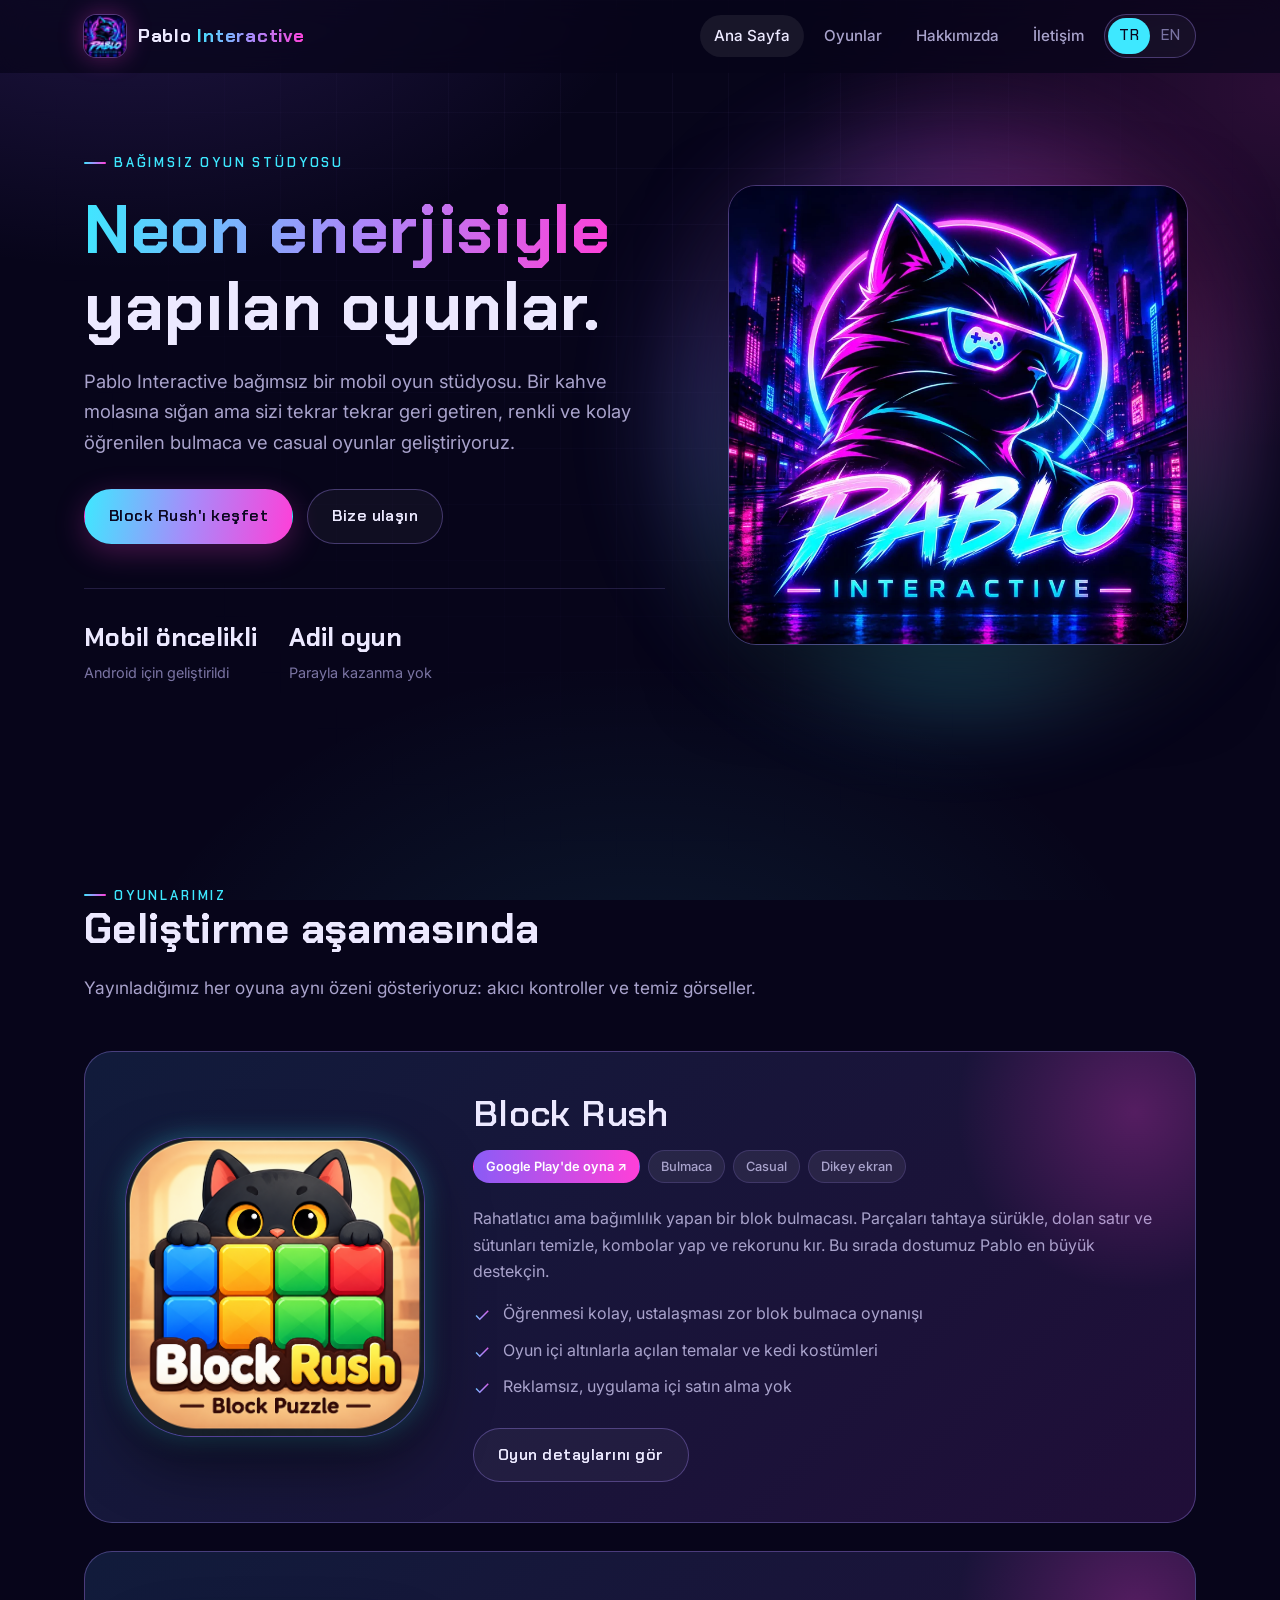
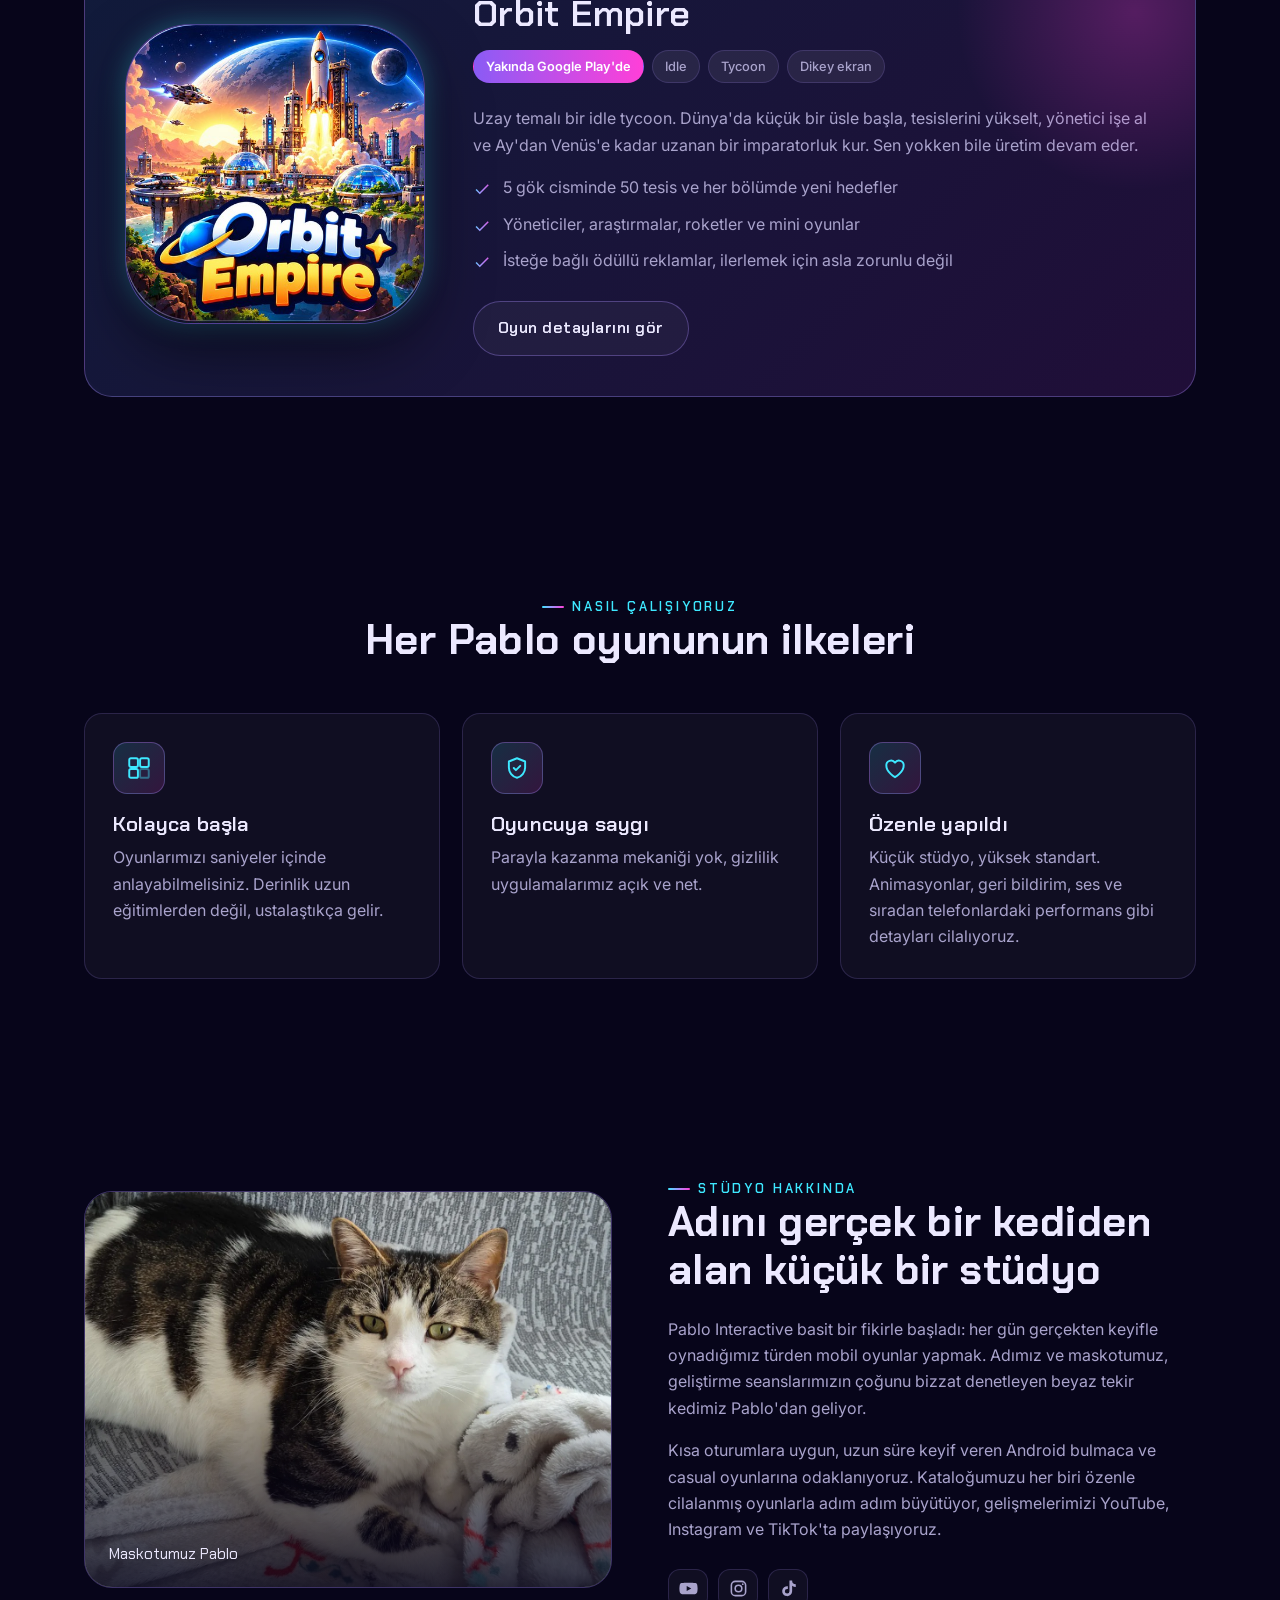
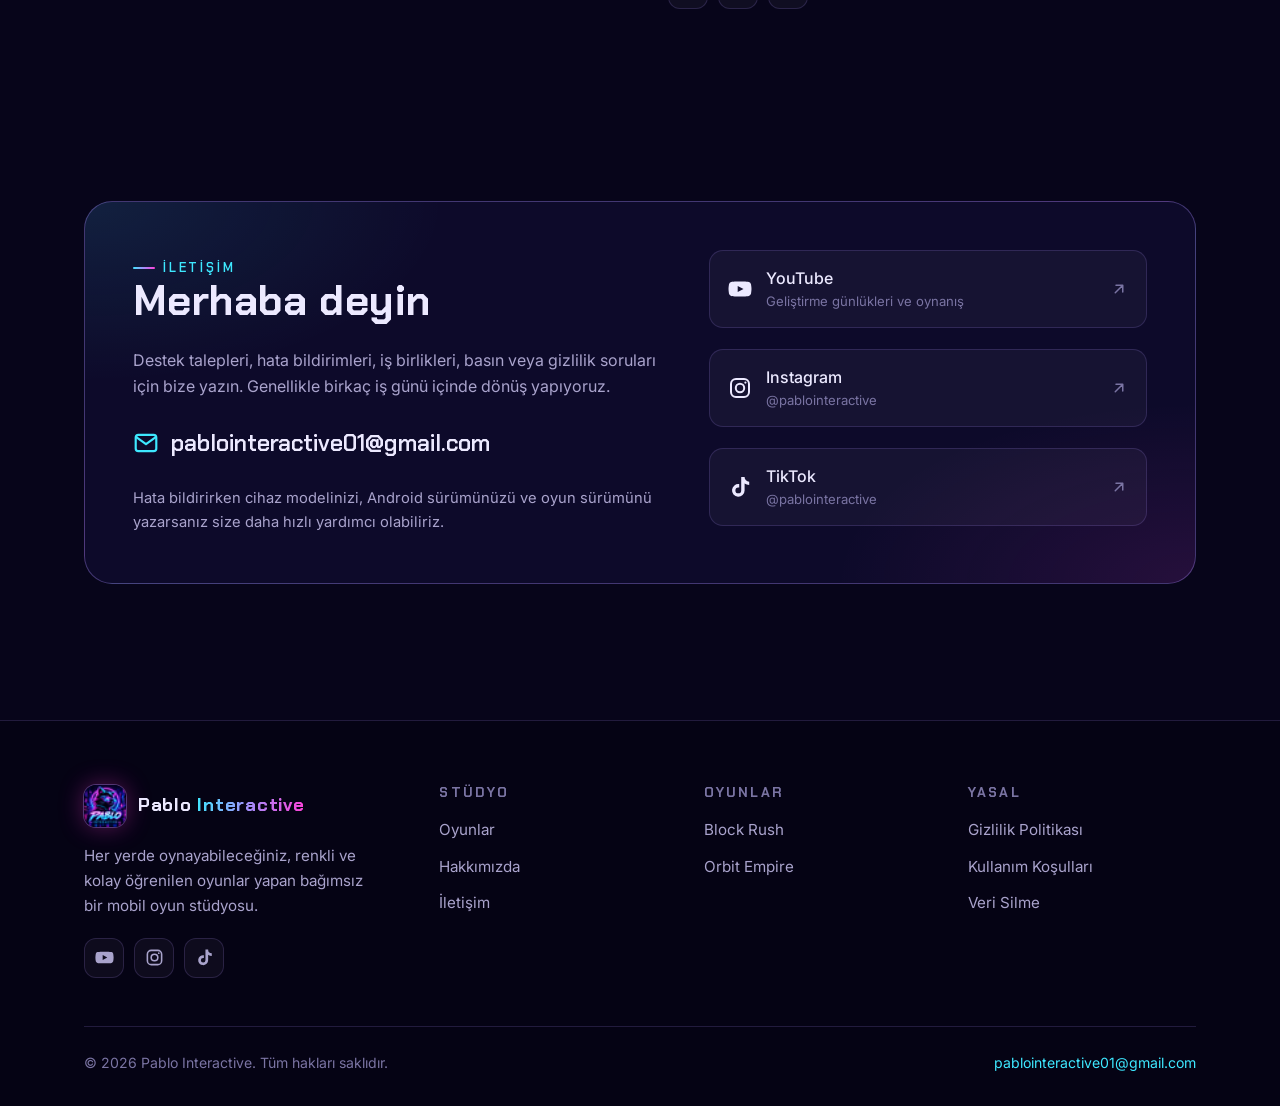
<file: index.html>
<!doctype html>
<html lang="tr">
<head>
<meta charset="utf-8">
<meta name="viewport" content="width=device-width, initial-scale=1">
<title>Pablo Interactive | Bağımsız Mobil Oyun Stüdyosu</title>
<meta name="description" content="Pablo Interactive, Block Rush dahil Android için renkli ve kolay öğrenilen bulmaca ve casual oyunlar geliştiren bağımsız bir mobil oyun stüdyosudur.">
<meta name="author" content="Pablo Interactive">
<meta name="theme-color" content="#07051a">
<link rel="canonical" href="https://pablo-interactive.github.io/">
<link rel="alternate" hreflang="tr" href="https://pablo-interactive.github.io/">
<link rel="alternate" hreflang="en" href="https://pablo-interactive.github.io/en/">
<link rel="alternate" hreflang="x-default" href="https://pablo-interactive.github.io/">
<meta property="og:type" content="website">
<meta property="og:site_name" content="Pablo Interactive">
<meta property="og:locale" content="tr_TR">
<meta property="og:title" content="Pablo Interactive | Bağımsız Mobil Oyun Stüdyosu">
<meta property="og:description" content="Pablo Interactive, Block Rush dahil Android için renkli ve kolay öğrenilen bulmaca ve casual oyunlar geliştiren bağımsız bir mobil oyun stüdyosudur.">
<meta property="og:url" content="https://pablo-interactive.github.io/">
<meta property="og:image" content="https://pablo-interactive.github.io/img/og-image.jpg">
<meta name="twitter:card" content="summary_large_image">
<meta name="twitter:title" content="Pablo Interactive | Bağımsız Mobil Oyun Stüdyosu">
<meta name="twitter:description" content="Pablo Interactive, Block Rush dahil Android için renkli ve kolay öğrenilen bulmaca ve casual oyunlar geliştiren bağımsız bir mobil oyun stüdyosudur.">
<meta name="twitter:image" content="https://pablo-interactive.github.io/img/og-image.jpg">
<link rel="icon" type="image/png" sizes="32x32" href="img/favicon-32.png">
<link rel="apple-touch-icon" href="img/apple-touch-icon.png">
<link rel="manifest" href="site.webmanifest">
<link rel="preconnect" href="https://fonts.googleapis.com">
<link rel="preconnect" href="https://fonts.gstatic.com" crossorigin>
<link href="https://fonts.googleapis.com/css2?family=Chakra+Petch:wght@500;600;700&family=Inter:wght@400;500;600&display=swap" rel="stylesheet">
<link rel="stylesheet" href="css/style.css">
</head>
<body>
<a class="skip-link" href="#main">İçeriğe geç</a>
<header class="site-header">
  <nav class="container nav" aria-label="Ana menü">
    <a class="brand" href="index.html" aria-label="Pablo Interactive ana sayfa">
      <img src="img/favicon-32.png" srcset="img/icon-192.png 2x" width="42" height="42" alt="">
      <span>Pablo <b>Interactive</b></span>
    </a>
    <button class="nav-toggle" type="button" aria-expanded="false" aria-controls="nav-links" aria-label="Menüyü aç"><svg viewBox="0 0 24 24" fill="none" stroke="currentColor" stroke-width="2" stroke-linecap="round" aria-hidden="true"><path d="M4 7h16M4 12h16M4 17h16"/></svg></button>
    <ul class="nav-links" id="nav-links">
      <li><a href="index.html" aria-current="page">Ana Sayfa</a></li><li><a href="index.html#games">Oyunlar</a></li><li><a href="index.html#about">Hakkımızda</a></li><li><a href="index.html#contact">İletişim</a></li><li><div class="lang-switch" role="group" aria-label="Dil"><a href="index.html" hreflang="tr" lang="tr" aria-current="true">TR</a><a href="en/index.html" hreflang="en" lang="en">EN</a></div></li>
    </ul>
  </nav>
</header>
<main id="main">
<section class="hero">
  <div class="container hero-grid">
    <div>
      <span class="eyebrow">Bağımsız oyun stüdyosu</span>
      <h1><span class="gradient-text">Neon enerjisiyle</span> yapılan oyunlar.</h1>
      <p class="lead">Pablo Interactive bağımsız bir mobil oyun stüdyosu. Bir kahve molasına sığan ama sizi tekrar tekrar geri getiren, renkli ve kolay öğrenilen bulmaca ve casual oyunlar geliştiriyoruz.</p>
      <div class="hero-actions">
        <a class="btn btn-primary" href="block-rush.html">Block Rush'ı keşfet</a>
        <a class="btn btn-ghost" href="#contact">Bize ulaşın</a>
      </div>
      <div class="hero-stats">
        <div><strong>Mobil öncelikli</strong><span>Android için geliştirildi</span></div>
        <div><strong>Adil oyun</strong><span>Parayla kazanma yok</span></div>
      </div>
    </div>
    <div class="hero-art">
      <picture>
        <source srcset="img/logo.webp" type="image/webp">
        <img src="img/logo.jpg" alt="Pablo Interactive logosu: oyun gözlüğü takan neon bir kedi" width="800" height="800" fetchpriority="high">
      </picture>
    </div>
  </div>
</section>

<section id="games">
  <div class="container">
    <div class="section-head reveal">
      <span class="eyebrow">Oyunlarımız</span>
      <h2>Geliştirme aşamasında</h2>
      <p>Yayınladığımız her oyuna aynı özeni gösteriyoruz: akıcı kontroller ve temiz görseller.</p>
    </div>
    <article class="game-feature reveal">
      <div class="game-icon">
  <div class="fallback" aria-hidden="true"><i></i><i></i><i></i><i></i><i></i><i></i><i></i><i></i><i></i></div>
  <img src="img/block-rush-icon.png" alt="Block Rush uygulama ikonu" width="512" height="512" loading="lazy">
</div>
      <div>
        <h3 style="font-size:clamp(1.7rem,3.4vw,2.3rem);margin:0">Block Rush</h3>
        <div class="tag-row">
          <a class="tag soon" href="https://play.google.com/store/apps/details?id=com.pablogames.blockrushpuzzle" target="_blank" rel="noopener">Google Play&#39;de oyna ↗</a>
          <span class="tag">Bulmaca</span>
          <span class="tag">Casual</span>
          <span class="tag">Dikey ekran</span>
        </div>
        <p class="muted">Rahatlatıcı ama bağımlılık yapan bir blok bulmacası. Parçaları tahtaya sürükle, dolan satır ve sütunları temizle, kombolar yap ve rekorunu kır. Bu sırada dostumuz Pablo en büyük destekçin.</p>
        <ul class="check-list">
          <li>Öğrenmesi kolay, ustalaşması zor blok bulmaca oynanışı</li>
          <li>Oyun içi altınlarla açılan temalar ve kedi kostümleri</li>
          <li>Reklamsız, uygulama içi satın alma yok</li>
        </ul>
        <a class="btn btn-ghost" href="block-rush.html">Oyun detaylarını gör</a>
      </div>
    </article>
    <article class="game-feature reveal" style="margin-top:28px">
      <div class="game-icon">
  <div class="fallback" aria-hidden="true"><i></i><i></i><i></i><i></i><i></i><i></i><i></i><i></i><i></i></div>
  <img src="img/orbit-empire-icon.jpg" alt="Orbit Empire uygulama ikonu" width="512" height="512" loading="lazy">
</div>
      <div>
        <h3 style="font-size:clamp(1.7rem,3.4vw,2.3rem);margin:0">Orbit Empire</h3>
        <div class="tag-row">
          <span class="tag soon">Yakında Google Play'de</span>
          <span class="tag">Idle</span>
          <span class="tag">Tycoon</span>
          <span class="tag">Dikey ekran</span>
        </div>
        <p class="muted">Uzay temalı bir idle tycoon. Dünya'da küçük bir üsle başla, tesislerini yükselt, yönetici işe al ve Ay'dan Venüs'e kadar uzanan bir imparatorluk kur. Sen yokken bile üretim devam eder.</p>
        <ul class="check-list">
          <li>5 gök cisminde 50 tesis ve her bölümde yeni hedefler</li>
          <li>Yöneticiler, araştırmalar, roketler ve mini oyunlar</li>
          <li>İsteğe bağlı ödüllü reklamlar, ilerlemek için asla zorunlu değil</li>
        </ul>
        <a class="btn btn-ghost" href="orbit-empire.html">Oyun detaylarını gör</a>
      </div>
    </article>
  </div>
</section>

<section>
  <div class="container">
    <div class="section-head center reveal">
      <span class="eyebrow">Nasıl çalışıyoruz</span>
      <h2>Her Pablo oyununun ilkeleri</h2>
    </div>
    <div class="grid-3">
      <div class="card reveal">
        <div class="icon-badge"><svg viewBox="0 0 24 24" fill="none" stroke="currentColor" stroke-width="1.8" stroke-linejoin="round" aria-hidden="true"><rect x="3" y="3" width="8" height="8" rx="1.5"/><rect x="13" y="3" width="8" height="8" rx="1.5"/><rect x="3" y="13" width="8" height="8" rx="1.5"/><rect x="13" y="13" width="8" height="8" rx="1.5" opacity=".4"/></svg></div>
        <h3>Kolayca başla</h3>
        <p>Oyunlarımızı saniyeler içinde anlayabilmelisiniz. Derinlik uzun eğitimlerden değil, ustalaştıkça gelir.</p>
      </div>
      <div class="card reveal">
        <div class="icon-badge"><svg viewBox="0 0 24 24" fill="none" stroke="currentColor" stroke-width="1.8" stroke-linecap="round" stroke-linejoin="round" aria-hidden="true"><path d="M12 3 4.5 6v5.5c0 4.6 3.2 8.4 7.5 9.5 4.3-1.1 7.5-4.9 7.5-9.5V6L12 3Z"/><path d="m9 12 2 2 4-4"/></svg></div>
        <h3>Oyuncuya saygı</h3>
        <p>Parayla kazanma mekaniği yok, gizlilik uygulamalarımız açık ve net.</p>
      </div>
      <div class="card reveal">
        <div class="icon-badge"><svg viewBox="0 0 24 24" fill="none" stroke="currentColor" stroke-width="1.8" stroke-linejoin="round" aria-hidden="true"><path d="M12 20.5s-8-4.6-8-10.6A4.4 4.4 0 0 1 12 7a4.4 4.4 0 0 1 8 2.9c0 6-8 10.6-8 10.6Z"/></svg></div>
        <h3>Özenle yapıldı</h3>
        <p>Küçük stüdyo, yüksek standart. Animasyonlar, geri bildirim, ses ve sıradan telefonlardaki performans gibi detayları cilalıyoruz.</p>
      </div>
    </div>
  </div>
</section>

<section id="about">
  <div class="container about-grid">
    <figure class="about-visual reveal" style="margin:0">
      <picture>
        <source srcset="img/pablo.webp" type="image/webp">
        <img src="img/pablo.jpg" alt="Pablo, beyaz tekir kedimiz" width="1200" height="900" loading="lazy">
      </picture>
      <figcaption>Maskotumuz Pablo</figcaption>
    </figure>
    <div class="reveal">
      <span class="eyebrow">Stüdyo hakkında</span>
      <h2>Adını gerçek bir kediden alan küçük bir stüdyo</h2>
      <p class="muted">Pablo Interactive basit bir fikirle başladı: her gün gerçekten keyifle oynadığımız türden mobil oyunlar yapmak. Adımız ve maskotumuz, geliştirme seanslarımızın çoğunu bizzat denetleyen beyaz tekir kedimiz Pablo'dan geliyor.</p>
      <p class="muted">Kısa oturumlara uygun, uzun süre keyif veren Android bulmaca ve casual oyunlarına odaklanıyoruz. Kataloğumuzu her biri özenle cilalanmış oyunlarla adım adım büyütüyor, gelişmelerimizi YouTube, Instagram ve TikTok'ta paylaşıyoruz.</p>
      <div style="margin-top:26px"><div class="social-icons">
  <a href="https://www.youtube.com/channel/UC-VvONWJP3U7k78azxqZC6A" target="_blank" rel="noopener" aria-label="YouTube hesabımız"><svg viewBox="0 0 24 24" fill="currentColor" aria-hidden="true"><path d="M23 7.2a3 3 0 0 0-2.1-2.1C19 4.6 12 4.6 12 4.6s-7 0-8.9.5A3 3 0 0 0 1 7.2 31 31 0 0 0 .5 12 31 31 0 0 0 1 16.8a3 3 0 0 0 2.1 2.1c1.9.5 8.9.5 8.9.5s7 0 8.9-.5a3 3 0 0 0 2.1-2.1 31 31 0 0 0 .5-4.8 31 31 0 0 0-.5-4.8ZM9.7 15.1V8.9l5.8 3.1-5.8 3.1Z"/></svg></a>
  <a href="https://www.instagram.com/pablointeractive" target="_blank" rel="noopener" aria-label="Instagram hesabımız"><svg viewBox="0 0 24 24" fill="none" stroke="currentColor" stroke-width="2" aria-hidden="true"><rect x="3" y="3" width="18" height="18" rx="5"/><circle cx="12" cy="12" r="4.2"/><circle cx="17.4" cy="6.6" r="1.1" fill="currentColor" stroke="none"/></svg></a>
  <a href="https://www.tiktok.com/@pablointeractive" target="_blank" rel="noopener" aria-label="TikTok hesabımız"><svg viewBox="0 0 24 24" fill="currentColor" aria-hidden="true"><path d="M16.6 2h-3.4v13.4a2.9 2.9 0 1 1-2.9-2.9c.3 0 .6 0 .9.1V9.1a6.3 6.3 0 1 0 5.4 6.3V8.6a8 8 0 0 0 4.6 1.5V6.7a4.6 4.6 0 0 1-4.6-4.7Z"/></svg></a>
</div></div>
    </div>
  </div>
</section>

<section id="contact">
  <div class="container">
    <div class="contact-panel reveal">
      <div>
        <span class="eyebrow">İletişim</span>
        <h2>Merhaba deyin</h2>
        <p class="muted">Destek talepleri, hata bildirimleri, iş birlikleri, basın veya gizlilik soruları için bize yazın. Genellikle birkaç iş günü içinde dönüş yapıyoruz.</p>
        <a class="contact-email" href="mailto:pablointeractive01@gmail.com"><svg viewBox="0 0 24 24" fill="none" stroke="currentColor" stroke-width="2" stroke-linecap="round" stroke-linejoin="round" aria-hidden="true"><rect x="2.5" y="4.5" width="19" height="15" rx="2.5"/><path d="m3 6.5 9 6.5 9-6.5"/></svg>pablointeractive01@gmail.com</a>
        <p class="muted" style="font-size:.92rem;margin:0">Hata bildirirken cihaz modelinizi, Android sürümünüzü ve oyun sürümünü yazarsanız size daha hızlı yardımcı olabiliriz.</p>
      </div>
      <ul class="social-list">
        <li><a class="social-link" href="https://www.youtube.com/channel/UC-VvONWJP3U7k78azxqZC6A" target="_blank" rel="noopener"><svg viewBox="0 0 24 24" fill="currentColor" aria-hidden="true"><path d="M23 7.2a3 3 0 0 0-2.1-2.1C19 4.6 12 4.6 12 4.6s-7 0-8.9.5A3 3 0 0 0 1 7.2 31 31 0 0 0 .5 12 31 31 0 0 0 1 16.8a3 3 0 0 0 2.1 2.1c1.9.5 8.9.5 8.9.5s7 0 8.9-.5a3 3 0 0 0 2.1-2.1 31 31 0 0 0 .5-4.8 31 31 0 0 0-.5-4.8ZM9.7 15.1V8.9l5.8 3.1-5.8 3.1Z"/></svg><span>YouTube<small>Geliştirme günlükleri ve oynanış</small></span><svg class="arrow" viewBox="0 0 24 24" fill="none" stroke="currentColor" stroke-width="2" stroke-linecap="round" stroke-linejoin="round" aria-hidden="true"><path d="M7 17 17 7M8 7h9v9"/></svg></a></li>
        <li><a class="social-link" href="https://www.instagram.com/pablointeractive" target="_blank" rel="noopener"><svg viewBox="0 0 24 24" fill="none" stroke="currentColor" stroke-width="2" aria-hidden="true"><rect x="3" y="3" width="18" height="18" rx="5"/><circle cx="12" cy="12" r="4.2"/><circle cx="17.4" cy="6.6" r="1.1" fill="currentColor" stroke="none"/></svg><span>Instagram<small>@pablointeractive</small></span><svg class="arrow" viewBox="0 0 24 24" fill="none" stroke="currentColor" stroke-width="2" stroke-linecap="round" stroke-linejoin="round" aria-hidden="true"><path d="M7 17 17 7M8 7h9v9"/></svg></a></li>
        <li><a class="social-link" href="https://www.tiktok.com/@pablointeractive" target="_blank" rel="noopener"><svg viewBox="0 0 24 24" fill="currentColor" aria-hidden="true"><path d="M16.6 2h-3.4v13.4a2.9 2.9 0 1 1-2.9-2.9c.3 0 .6 0 .9.1V9.1a6.3 6.3 0 1 0 5.4 6.3V8.6a8 8 0 0 0 4.6 1.5V6.7a4.6 4.6 0 0 1-4.6-4.7Z"/></svg><span>TikTok<small>@pablointeractive</small></span><svg class="arrow" viewBox="0 0 24 24" fill="none" stroke="currentColor" stroke-width="2" stroke-linecap="round" stroke-linejoin="round" aria-hidden="true"><path d="M7 17 17 7M8 7h9v9"/></svg></a></li>
      </ul>
    </div>
  </div>
</section>
</main>
<footer class="site-footer">
  <div class="container">
    <div class="footer-grid">
      <div class="footer-brand">
        <a class="brand" href="index.html">
          <img src="img/favicon-32.png" srcset="img/icon-192.png 2x" width="42" height="42" alt="">
          <span>Pablo <b>Interactive</b></span>
        </a>
        <p>Her yerde oynayabileceğiniz, renkli ve kolay öğrenilen oyunlar yapan bağımsız bir mobil oyun stüdyosu.</p>
        <div class="social-icons">
  <a href="https://www.youtube.com/channel/UC-VvONWJP3U7k78azxqZC6A" target="_blank" rel="noopener" aria-label="YouTube hesabımız"><svg viewBox="0 0 24 24" fill="currentColor" aria-hidden="true"><path d="M23 7.2a3 3 0 0 0-2.1-2.1C19 4.6 12 4.6 12 4.6s-7 0-8.9.5A3 3 0 0 0 1 7.2 31 31 0 0 0 .5 12 31 31 0 0 0 1 16.8a3 3 0 0 0 2.1 2.1c1.9.5 8.9.5 8.9.5s7 0 8.9-.5a3 3 0 0 0 2.1-2.1 31 31 0 0 0 .5-4.8 31 31 0 0 0-.5-4.8ZM9.7 15.1V8.9l5.8 3.1-5.8 3.1Z"/></svg></a>
  <a href="https://www.instagram.com/pablointeractive" target="_blank" rel="noopener" aria-label="Instagram hesabımız"><svg viewBox="0 0 24 24" fill="none" stroke="currentColor" stroke-width="2" aria-hidden="true"><rect x="3" y="3" width="18" height="18" rx="5"/><circle cx="12" cy="12" r="4.2"/><circle cx="17.4" cy="6.6" r="1.1" fill="currentColor" stroke="none"/></svg></a>
  <a href="https://www.tiktok.com/@pablointeractive" target="_blank" rel="noopener" aria-label="TikTok hesabımız"><svg viewBox="0 0 24 24" fill="currentColor" aria-hidden="true"><path d="M16.6 2h-3.4v13.4a2.9 2.9 0 1 1-2.9-2.9c.3 0 .6 0 .9.1V9.1a6.3 6.3 0 1 0 5.4 6.3V8.6a8 8 0 0 0 4.6 1.5V6.7a4.6 4.6 0 0 1-4.6-4.7Z"/></svg></a>
</div>
      </div>
      <div>
        <h4>Stüdyo</h4>
        <ul>
          <li><a href="index.html#games">Oyunlar</a></li>
          <li><a href="index.html#about">Hakkımızda</a></li>
          <li><a href="index.html#contact">İletişim</a></li>
        </ul>
      </div>
      <div>
        <h4>Oyunlar</h4>
        <ul>
          <li><a href="block-rush.html">Block Rush</a></li>
          <li><a href="orbit-empire.html">Orbit Empire</a></li>
        </ul>
      </div>
      <div>
        <h4>Yasal</h4>
        <ul>
          <li><a href="privacy-policy.html">Gizlilik Politikası</a></li>
          <li><a href="terms.html">Kullanım Koşulları</a></li>
          <li><a href="data-deletion.html">Veri Silme</a></li>
        </ul>
      </div>
    </div>
    <div class="footer-bottom">
      <span>&copy; <span data-year>2026</span> Pablo Interactive. Tüm hakları saklıdır.</span>
      <a href="mailto:pablointeractive01@gmail.com">pablointeractive01@gmail.com</a>
    </div>
  </div>
</footer>
<script src="js/main.js" defer></script>
</body>
</html>
</file>
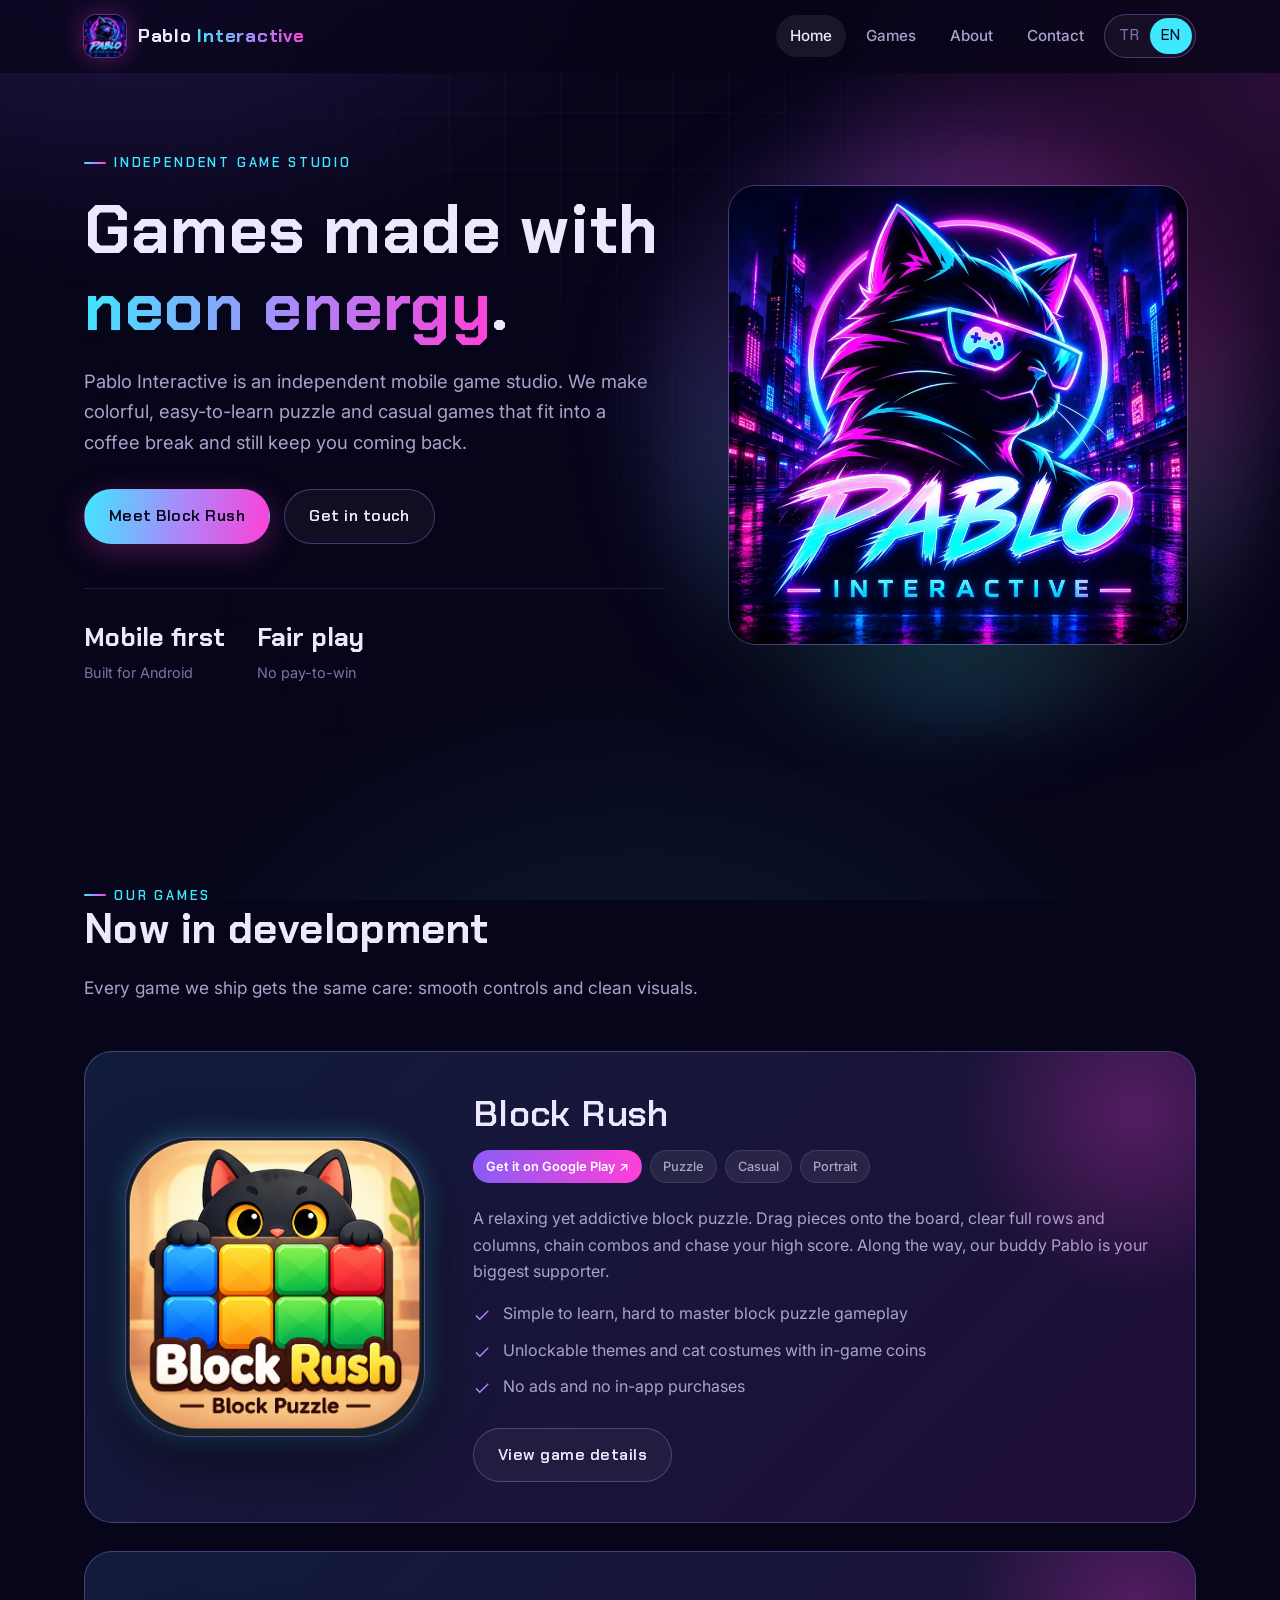
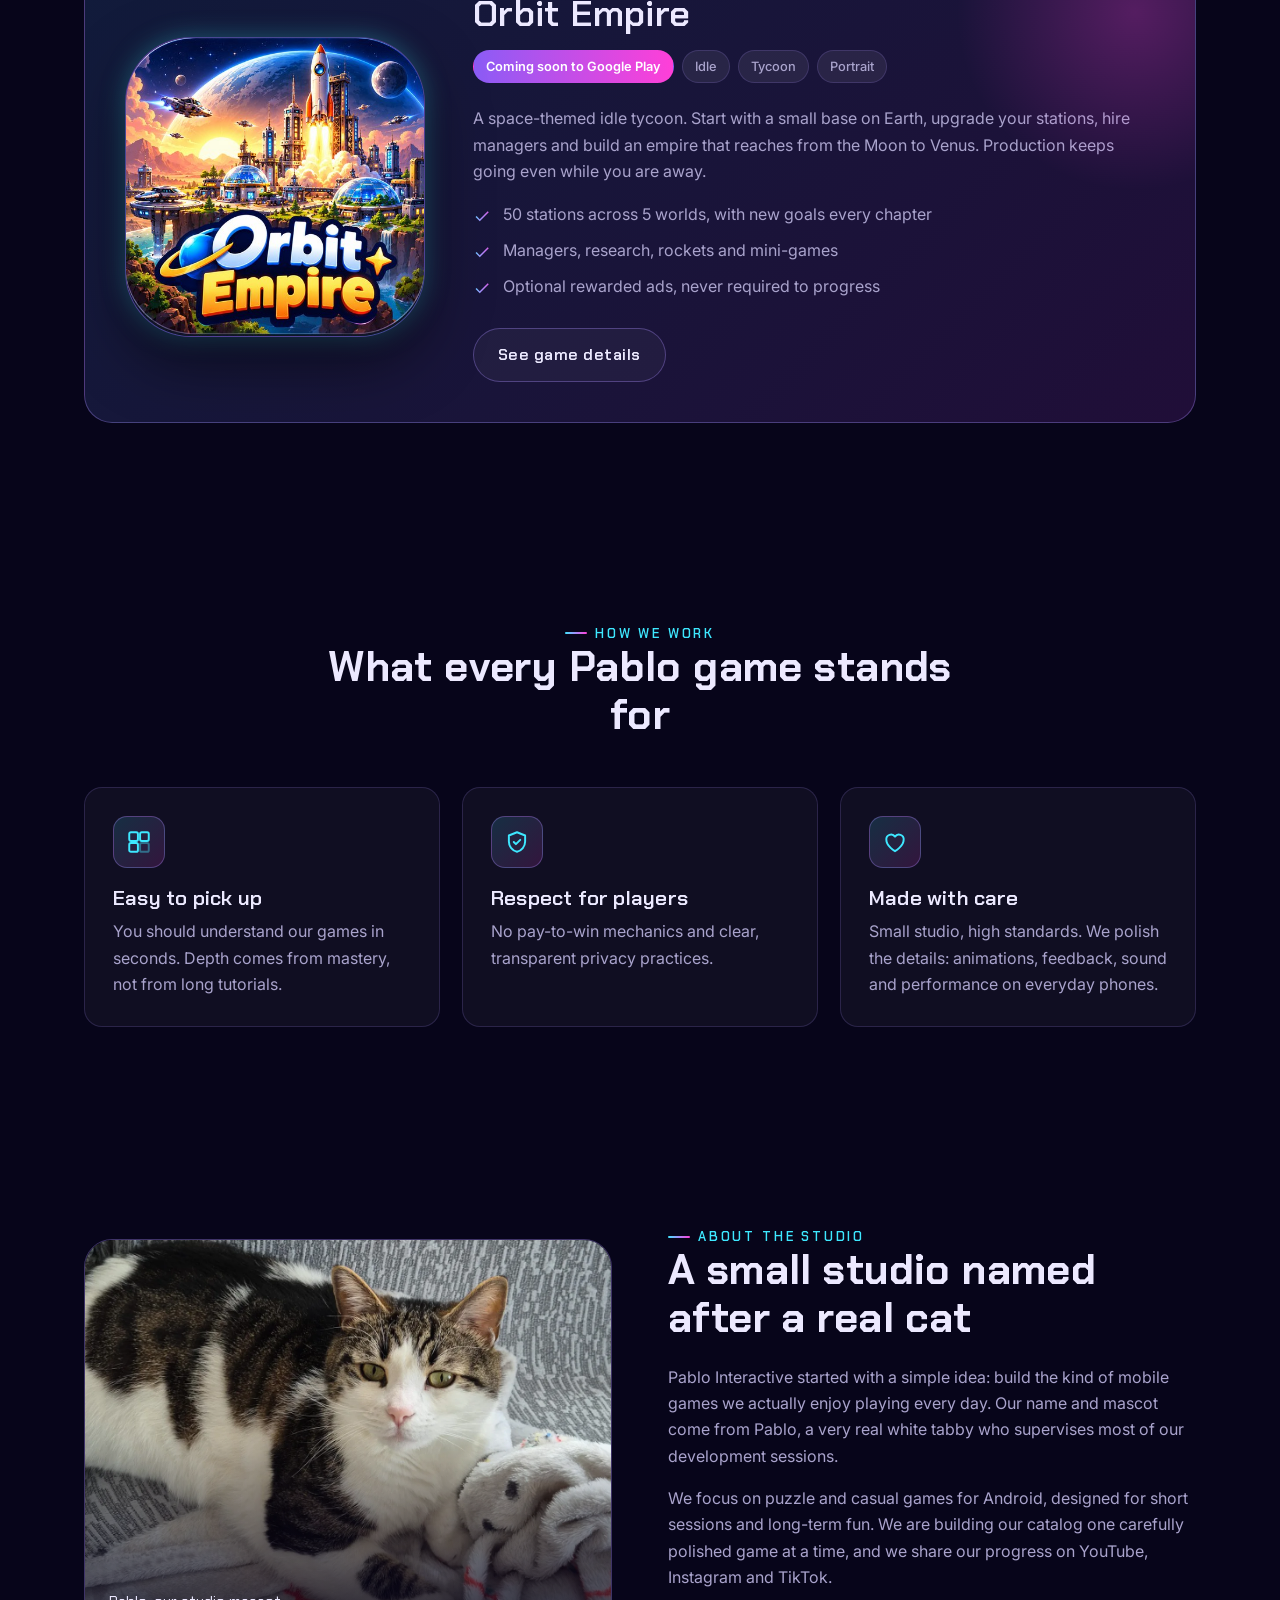
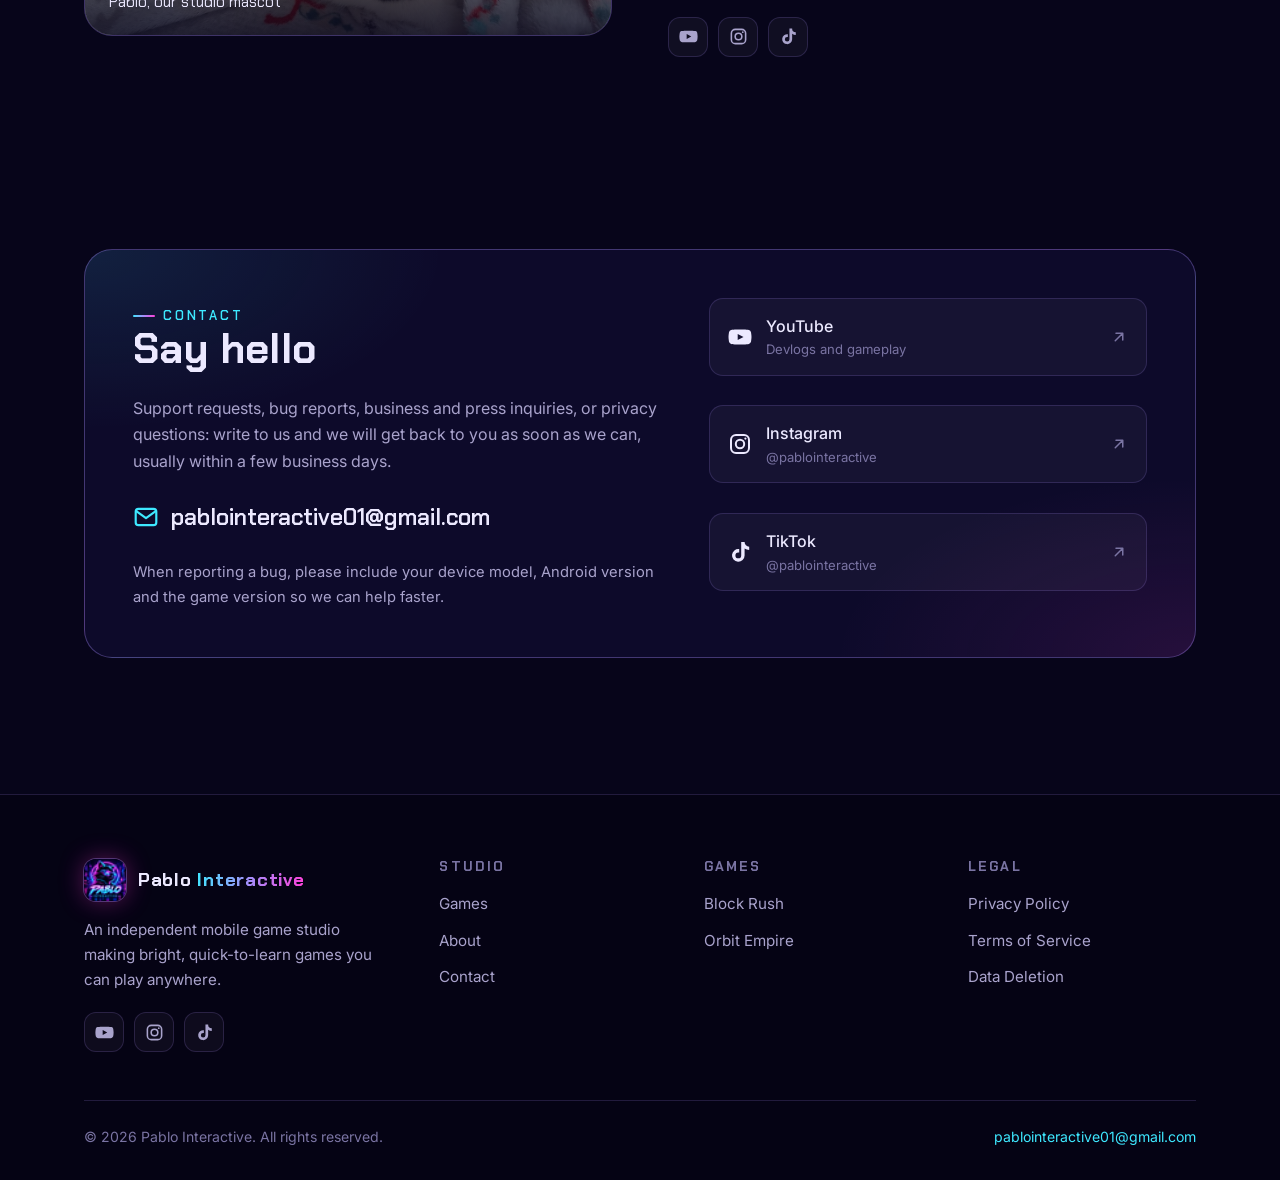
<file: en/index.html>
<!doctype html>
<html lang="en">
<head>
<meta charset="utf-8">
<meta name="viewport" content="width=device-width, initial-scale=1">
<title>Pablo Interactive | Independent Mobile Game Studio</title>
<meta name="description" content="Pablo Interactive is an independent mobile game studio making colorful, easy-to-learn puzzle and casual games for Android, including Block Rush.">
<meta name="author" content="Pablo Interactive">
<meta name="theme-color" content="#07051a">
<link rel="canonical" href="https://pablo-interactive.github.io/en/">
<link rel="alternate" hreflang="tr" href="https://pablo-interactive.github.io/">
<link rel="alternate" hreflang="en" href="https://pablo-interactive.github.io/en/">
<link rel="alternate" hreflang="x-default" href="https://pablo-interactive.github.io/">
<meta property="og:type" content="website">
<meta property="og:site_name" content="Pablo Interactive">
<meta property="og:locale" content="en_US">
<meta property="og:title" content="Pablo Interactive | Independent Mobile Game Studio">
<meta property="og:description" content="Pablo Interactive is an independent mobile game studio making colorful, easy-to-learn puzzle and casual games for Android, including Block Rush.">
<meta property="og:url" content="https://pablo-interactive.github.io/en/">
<meta property="og:image" content="https://pablo-interactive.github.io/img/og-image.jpg">
<meta name="twitter:card" content="summary_large_image">
<meta name="twitter:title" content="Pablo Interactive | Independent Mobile Game Studio">
<meta name="twitter:description" content="Pablo Interactive is an independent mobile game studio making colorful, easy-to-learn puzzle and casual games for Android, including Block Rush.">
<meta name="twitter:image" content="https://pablo-interactive.github.io/img/og-image.jpg">
<link rel="icon" type="image/png" sizes="32x32" href="../img/favicon-32.png">
<link rel="apple-touch-icon" href="../img/apple-touch-icon.png">
<link rel="manifest" href="../site.webmanifest">
<link rel="preconnect" href="https://fonts.googleapis.com">
<link rel="preconnect" href="https://fonts.gstatic.com" crossorigin>
<link href="https://fonts.googleapis.com/css2?family=Chakra+Petch:wght@500;600;700&family=Inter:wght@400;500;600&display=swap" rel="stylesheet">
<link rel="stylesheet" href="../css/style.css">
</head>
<body>
<a class="skip-link" href="#main">Skip to content</a>
<header class="site-header">
  <nav class="container nav" aria-label="Main">
    <a class="brand" href="index.html" aria-label="Pablo Interactive home">
      <img src="../img/favicon-32.png" srcset="../img/icon-192.png 2x" width="42" height="42" alt="">
      <span>Pablo <b>Interactive</b></span>
    </a>
    <button class="nav-toggle" type="button" aria-expanded="false" aria-controls="nav-links" aria-label="Open menu"><svg viewBox="0 0 24 24" fill="none" stroke="currentColor" stroke-width="2" stroke-linecap="round" aria-hidden="true"><path d="M4 7h16M4 12h16M4 17h16"/></svg></button>
    <ul class="nav-links" id="nav-links">
      <li><a href="index.html" aria-current="page">Home</a></li><li><a href="index.html#games">Games</a></li><li><a href="index.html#about">About</a></li><li><a href="index.html#contact">Contact</a></li><li><div class="lang-switch" role="group" aria-label="Language"><a href="../index.html" hreflang="tr" lang="tr">TR</a><a href="index.html" hreflang="en" lang="en" aria-current="true">EN</a></div></li>
    </ul>
  </nav>
</header>
<main id="main">
<section class="hero">
  <div class="container hero-grid">
    <div>
      <span class="eyebrow">Independent game studio</span>
      <h1>Games made with <span class="gradient-text">neon energy</span>.</h1>
      <p class="lead">Pablo Interactive is an independent mobile game studio. We make colorful, easy-to-learn puzzle and casual games that fit into a coffee break and still keep you coming back.</p>
      <div class="hero-actions">
        <a class="btn btn-primary" href="block-rush.html">Meet Block Rush</a>
        <a class="btn btn-ghost" href="#contact">Get in touch</a>
      </div>
      <div class="hero-stats">
        <div><strong>Mobile first</strong><span>Built for Android</span></div>
        <div><strong>Fair play</strong><span>No pay-to-win</span></div>
      </div>
    </div>
    <div class="hero-art">
      <picture>
        <source srcset="../img/logo.webp" type="image/webp">
        <img src="../img/logo.jpg" alt="Pablo Interactive logo: a neon cat wearing gaming glasses" width="800" height="800" fetchpriority="high">
      </picture>
    </div>
  </div>
</section>

<section id="games">
  <div class="container">
    <div class="section-head reveal">
      <span class="eyebrow">Our games</span>
      <h2>Now in development</h2>
      <p>Every game we ship gets the same care: smooth controls and clean visuals.</p>
    </div>
    <article class="game-feature reveal">
      <div class="game-icon">
  <div class="fallback" aria-hidden="true"><i></i><i></i><i></i><i></i><i></i><i></i><i></i><i></i><i></i></div>
  <img src="../img/block-rush-icon.png" alt="Block Rush app icon" width="512" height="512" loading="lazy">
</div>
      <div>
        <h3 style="font-size:clamp(1.7rem,3.4vw,2.3rem);margin:0">Block Rush</h3>
        <div class="tag-row">
          <a class="tag soon" href="https://play.google.com/store/apps/details?id=com.pablogames.blockrushpuzzle" target="_blank" rel="noopener">Get it on Google Play ↗</a>
          <span class="tag">Puzzle</span>
          <span class="tag">Casual</span>
          <span class="tag">Portrait</span>
        </div>
        <p class="muted">A relaxing yet addictive block puzzle. Drag pieces onto the board, clear full rows and columns, chain combos and chase your high score. Along the way, our buddy Pablo is your biggest supporter.</p>
        <ul class="check-list">
          <li>Simple to learn, hard to master block puzzle gameplay</li>
          <li>Unlockable themes and cat costumes with in-game coins</li>
          <li>No ads and no in-app purchases</li>
        </ul>
        <a class="btn btn-ghost" href="block-rush.html">View game details</a>
      </div>
    </article>
    <article class="game-feature reveal" style="margin-top:28px">
      <div class="game-icon">
  <div class="fallback" aria-hidden="true"><i></i><i></i><i></i><i></i><i></i><i></i><i></i><i></i><i></i></div>
  <img src="../img/orbit-empire-icon.jpg" alt="Orbit Empire app icon" width="512" height="512" loading="lazy">
</div>
      <div>
        <h3 style="font-size:clamp(1.7rem,3.4vw,2.3rem);margin:0">Orbit Empire</h3>
        <div class="tag-row">
          <span class="tag soon">Coming soon to Google Play</span>
          <span class="tag">Idle</span>
          <span class="tag">Tycoon</span>
          <span class="tag">Portrait</span>
        </div>
        <p class="muted">A space-themed idle tycoon. Start with a small base on Earth, upgrade your stations, hire managers and build an empire that reaches from the Moon to Venus. Production keeps going even while you are away.</p>
        <ul class="check-list">
          <li>50 stations across 5 worlds, with new goals every chapter</li>
          <li>Managers, research, rockets and mini-games</li>
          <li>Optional rewarded ads, never required to progress</li>
        </ul>
        <a class="btn btn-ghost" href="orbit-empire.html">See game details</a>
      </div>
    </article>
  </div>
</section>

<section>
  <div class="container">
    <div class="section-head center reveal">
      <span class="eyebrow">How we work</span>
      <h2>What every Pablo game stands for</h2>
    </div>
    <div class="grid-3">
      <div class="card reveal">
        <div class="icon-badge"><svg viewBox="0 0 24 24" fill="none" stroke="currentColor" stroke-width="1.8" stroke-linejoin="round" aria-hidden="true"><rect x="3" y="3" width="8" height="8" rx="1.5"/><rect x="13" y="3" width="8" height="8" rx="1.5"/><rect x="3" y="13" width="8" height="8" rx="1.5"/><rect x="13" y="13" width="8" height="8" rx="1.5" opacity=".4"/></svg></div>
        <h3>Easy to pick up</h3>
        <p>You should understand our games in seconds. Depth comes from mastery, not from long tutorials.</p>
      </div>
      <div class="card reveal">
        <div class="icon-badge"><svg viewBox="0 0 24 24" fill="none" stroke="currentColor" stroke-width="1.8" stroke-linecap="round" stroke-linejoin="round" aria-hidden="true"><path d="M12 3 4.5 6v5.5c0 4.6 3.2 8.4 7.5 9.5 4.3-1.1 7.5-4.9 7.5-9.5V6L12 3Z"/><path d="m9 12 2 2 4-4"/></svg></div>
        <h3>Respect for players</h3>
        <p>No pay-to-win mechanics and clear, transparent privacy practices.</p>
      </div>
      <div class="card reveal">
        <div class="icon-badge"><svg viewBox="0 0 24 24" fill="none" stroke="currentColor" stroke-width="1.8" stroke-linejoin="round" aria-hidden="true"><path d="M12 20.5s-8-4.6-8-10.6A4.4 4.4 0 0 1 12 7a4.4 4.4 0 0 1 8 2.9c0 6-8 10.6-8 10.6Z"/></svg></div>
        <h3>Made with care</h3>
        <p>Small studio, high standards. We polish the details: animations, feedback, sound and performance on everyday phones.</p>
      </div>
    </div>
  </div>
</section>

<section id="about">
  <div class="container about-grid">
    <figure class="about-visual reveal" style="margin:0">
      <picture>
        <source srcset="../img/pablo.webp" type="image/webp">
        <img src="../img/pablo.jpg" alt="Pablo, our white tabby cat" width="1200" height="900" loading="lazy">
      </picture>
      <figcaption>Pablo, our studio mascot</figcaption>
    </figure>
    <div class="reveal">
      <span class="eyebrow">About the studio</span>
      <h2>A small studio named after a real cat</h2>
      <p class="muted">Pablo Interactive started with a simple idea: build the kind of mobile games we actually enjoy playing every day. Our name and mascot come from Pablo, a very real white tabby who supervises most of our development sessions.</p>
      <p class="muted">We focus on puzzle and casual games for Android, designed for short sessions and long-term fun. We are building our catalog one carefully polished game at a time, and we share our progress on YouTube, Instagram and TikTok.</p>
      <div style="margin-top:26px"><div class="social-icons">
  <a href="https://www.youtube.com/channel/UC-VvONWJP3U7k78azxqZC6A" target="_blank" rel="noopener" aria-label="Pablo Interactive on YouTube"><svg viewBox="0 0 24 24" fill="currentColor" aria-hidden="true"><path d="M23 7.2a3 3 0 0 0-2.1-2.1C19 4.6 12 4.6 12 4.6s-7 0-8.9.5A3 3 0 0 0 1 7.2 31 31 0 0 0 .5 12 31 31 0 0 0 1 16.8a3 3 0 0 0 2.1 2.1c1.9.5 8.9.5 8.9.5s7 0 8.9-.5a3 3 0 0 0 2.1-2.1 31 31 0 0 0 .5-4.8 31 31 0 0 0-.5-4.8ZM9.7 15.1V8.9l5.8 3.1-5.8 3.1Z"/></svg></a>
  <a href="https://www.instagram.com/pablointeractive" target="_blank" rel="noopener" aria-label="Pablo Interactive on Instagram"><svg viewBox="0 0 24 24" fill="none" stroke="currentColor" stroke-width="2" aria-hidden="true"><rect x="3" y="3" width="18" height="18" rx="5"/><circle cx="12" cy="12" r="4.2"/><circle cx="17.4" cy="6.6" r="1.1" fill="currentColor" stroke="none"/></svg></a>
  <a href="https://www.tiktok.com/@pablointeractive" target="_blank" rel="noopener" aria-label="Pablo Interactive on TikTok"><svg viewBox="0 0 24 24" fill="currentColor" aria-hidden="true"><path d="M16.6 2h-3.4v13.4a2.9 2.9 0 1 1-2.9-2.9c.3 0 .6 0 .9.1V9.1a6.3 6.3 0 1 0 5.4 6.3V8.6a8 8 0 0 0 4.6 1.5V6.7a4.6 4.6 0 0 1-4.6-4.7Z"/></svg></a>
</div></div>
    </div>
  </div>
</section>

<section id="contact">
  <div class="container">
    <div class="contact-panel reveal">
      <div>
        <span class="eyebrow">Contact</span>
        <h2>Say hello</h2>
        <p class="muted">Support requests, bug reports, business and press inquiries, or privacy questions: write to us and we will get back to you as soon as we can, usually within a few business days.</p>
        <a class="contact-email" href="mailto:pablointeractive01@gmail.com"><svg viewBox="0 0 24 24" fill="none" stroke="currentColor" stroke-width="2" stroke-linecap="round" stroke-linejoin="round" aria-hidden="true"><rect x="2.5" y="4.5" width="19" height="15" rx="2.5"/><path d="m3 6.5 9 6.5 9-6.5"/></svg>pablointeractive01@gmail.com</a>
        <p class="muted" style="font-size:.92rem;margin:0">When reporting a bug, please include your device model, Android version and the game version so we can help faster.</p>
      </div>
      <ul class="social-list">
        <li><a class="social-link" href="https://www.youtube.com/channel/UC-VvONWJP3U7k78azxqZC6A" target="_blank" rel="noopener"><svg viewBox="0 0 24 24" fill="currentColor" aria-hidden="true"><path d="M23 7.2a3 3 0 0 0-2.1-2.1C19 4.6 12 4.6 12 4.6s-7 0-8.9.5A3 3 0 0 0 1 7.2 31 31 0 0 0 .5 12 31 31 0 0 0 1 16.8a3 3 0 0 0 2.1 2.1c1.9.5 8.9.5 8.9.5s7 0 8.9-.5a3 3 0 0 0 2.1-2.1 31 31 0 0 0 .5-4.8 31 31 0 0 0-.5-4.8ZM9.7 15.1V8.9l5.8 3.1-5.8 3.1Z"/></svg><span>YouTube<small>Devlogs and gameplay</small></span><svg class="arrow" viewBox="0 0 24 24" fill="none" stroke="currentColor" stroke-width="2" stroke-linecap="round" stroke-linejoin="round" aria-hidden="true"><path d="M7 17 17 7M8 7h9v9"/></svg></a></li>
        <li><a class="social-link" href="https://www.instagram.com/pablointeractive" target="_blank" rel="noopener"><svg viewBox="0 0 24 24" fill="none" stroke="currentColor" stroke-width="2" aria-hidden="true"><rect x="3" y="3" width="18" height="18" rx="5"/><circle cx="12" cy="12" r="4.2"/><circle cx="17.4" cy="6.6" r="1.1" fill="currentColor" stroke="none"/></svg><span>Instagram<small>@pablointeractive</small></span><svg class="arrow" viewBox="0 0 24 24" fill="none" stroke="currentColor" stroke-width="2" stroke-linecap="round" stroke-linejoin="round" aria-hidden="true"><path d="M7 17 17 7M8 7h9v9"/></svg></a></li>
        <li><a class="social-link" href="https://www.tiktok.com/@pablointeractive" target="_blank" rel="noopener"><svg viewBox="0 0 24 24" fill="currentColor" aria-hidden="true"><path d="M16.6 2h-3.4v13.4a2.9 2.9 0 1 1-2.9-2.9c.3 0 .6 0 .9.1V9.1a6.3 6.3 0 1 0 5.4 6.3V8.6a8 8 0 0 0 4.6 1.5V6.7a4.6 4.6 0 0 1-4.6-4.7Z"/></svg><span>TikTok<small>@pablointeractive</small></span><svg class="arrow" viewBox="0 0 24 24" fill="none" stroke="currentColor" stroke-width="2" stroke-linecap="round" stroke-linejoin="round" aria-hidden="true"><path d="M7 17 17 7M8 7h9v9"/></svg></a></li>
      </ul>
    </div>
  </div>
</section>
</main>
<footer class="site-footer">
  <div class="container">
    <div class="footer-grid">
      <div class="footer-brand">
        <a class="brand" href="index.html">
          <img src="../img/favicon-32.png" srcset="../img/icon-192.png 2x" width="42" height="42" alt="">
          <span>Pablo <b>Interactive</b></span>
        </a>
        <p>An independent mobile game studio making bright, quick-to-learn games you can play anywhere.</p>
        <div class="social-icons">
  <a href="https://www.youtube.com/channel/UC-VvONWJP3U7k78azxqZC6A" target="_blank" rel="noopener" aria-label="Pablo Interactive on YouTube"><svg viewBox="0 0 24 24" fill="currentColor" aria-hidden="true"><path d="M23 7.2a3 3 0 0 0-2.1-2.1C19 4.6 12 4.6 12 4.6s-7 0-8.9.5A3 3 0 0 0 1 7.2 31 31 0 0 0 .5 12 31 31 0 0 0 1 16.8a3 3 0 0 0 2.1 2.1c1.9.5 8.9.5 8.9.5s7 0 8.9-.5a3 3 0 0 0 2.1-2.1 31 31 0 0 0 .5-4.8 31 31 0 0 0-.5-4.8ZM9.7 15.1V8.9l5.8 3.1-5.8 3.1Z"/></svg></a>
  <a href="https://www.instagram.com/pablointeractive" target="_blank" rel="noopener" aria-label="Pablo Interactive on Instagram"><svg viewBox="0 0 24 24" fill="none" stroke="currentColor" stroke-width="2" aria-hidden="true"><rect x="3" y="3" width="18" height="18" rx="5"/><circle cx="12" cy="12" r="4.2"/><circle cx="17.4" cy="6.6" r="1.1" fill="currentColor" stroke="none"/></svg></a>
  <a href="https://www.tiktok.com/@pablointeractive" target="_blank" rel="noopener" aria-label="Pablo Interactive on TikTok"><svg viewBox="0 0 24 24" fill="currentColor" aria-hidden="true"><path d="M16.6 2h-3.4v13.4a2.9 2.9 0 1 1-2.9-2.9c.3 0 .6 0 .9.1V9.1a6.3 6.3 0 1 0 5.4 6.3V8.6a8 8 0 0 0 4.6 1.5V6.7a4.6 4.6 0 0 1-4.6-4.7Z"/></svg></a>
</div>
      </div>
      <div>
        <h4>Studio</h4>
        <ul>
          <li><a href="index.html#games">Games</a></li>
          <li><a href="index.html#about">About</a></li>
          <li><a href="index.html#contact">Contact</a></li>
        </ul>
      </div>
      <div>
        <h4>Games</h4>
        <ul>
          <li><a href="block-rush.html">Block Rush</a></li>
          <li><a href="orbit-empire.html">Orbit Empire</a></li>
        </ul>
      </div>
      <div>
        <h4>Legal</h4>
        <ul>
          <li><a href="privacy-policy.html">Privacy Policy</a></li>
          <li><a href="terms.html">Terms of Service</a></li>
          <li><a href="data-deletion.html">Data Deletion</a></li>
        </ul>
      </div>
    </div>
    <div class="footer-bottom">
      <span>&copy; <span data-year>2026</span> Pablo Interactive. All rights reserved.</span>
      <a href="mailto:pablointeractive01@gmail.com">pablointeractive01@gmail.com</a>
    </div>
  </div>
</footer>
<script src="../js/main.js" defer></script>
</body>
</html>
</file>
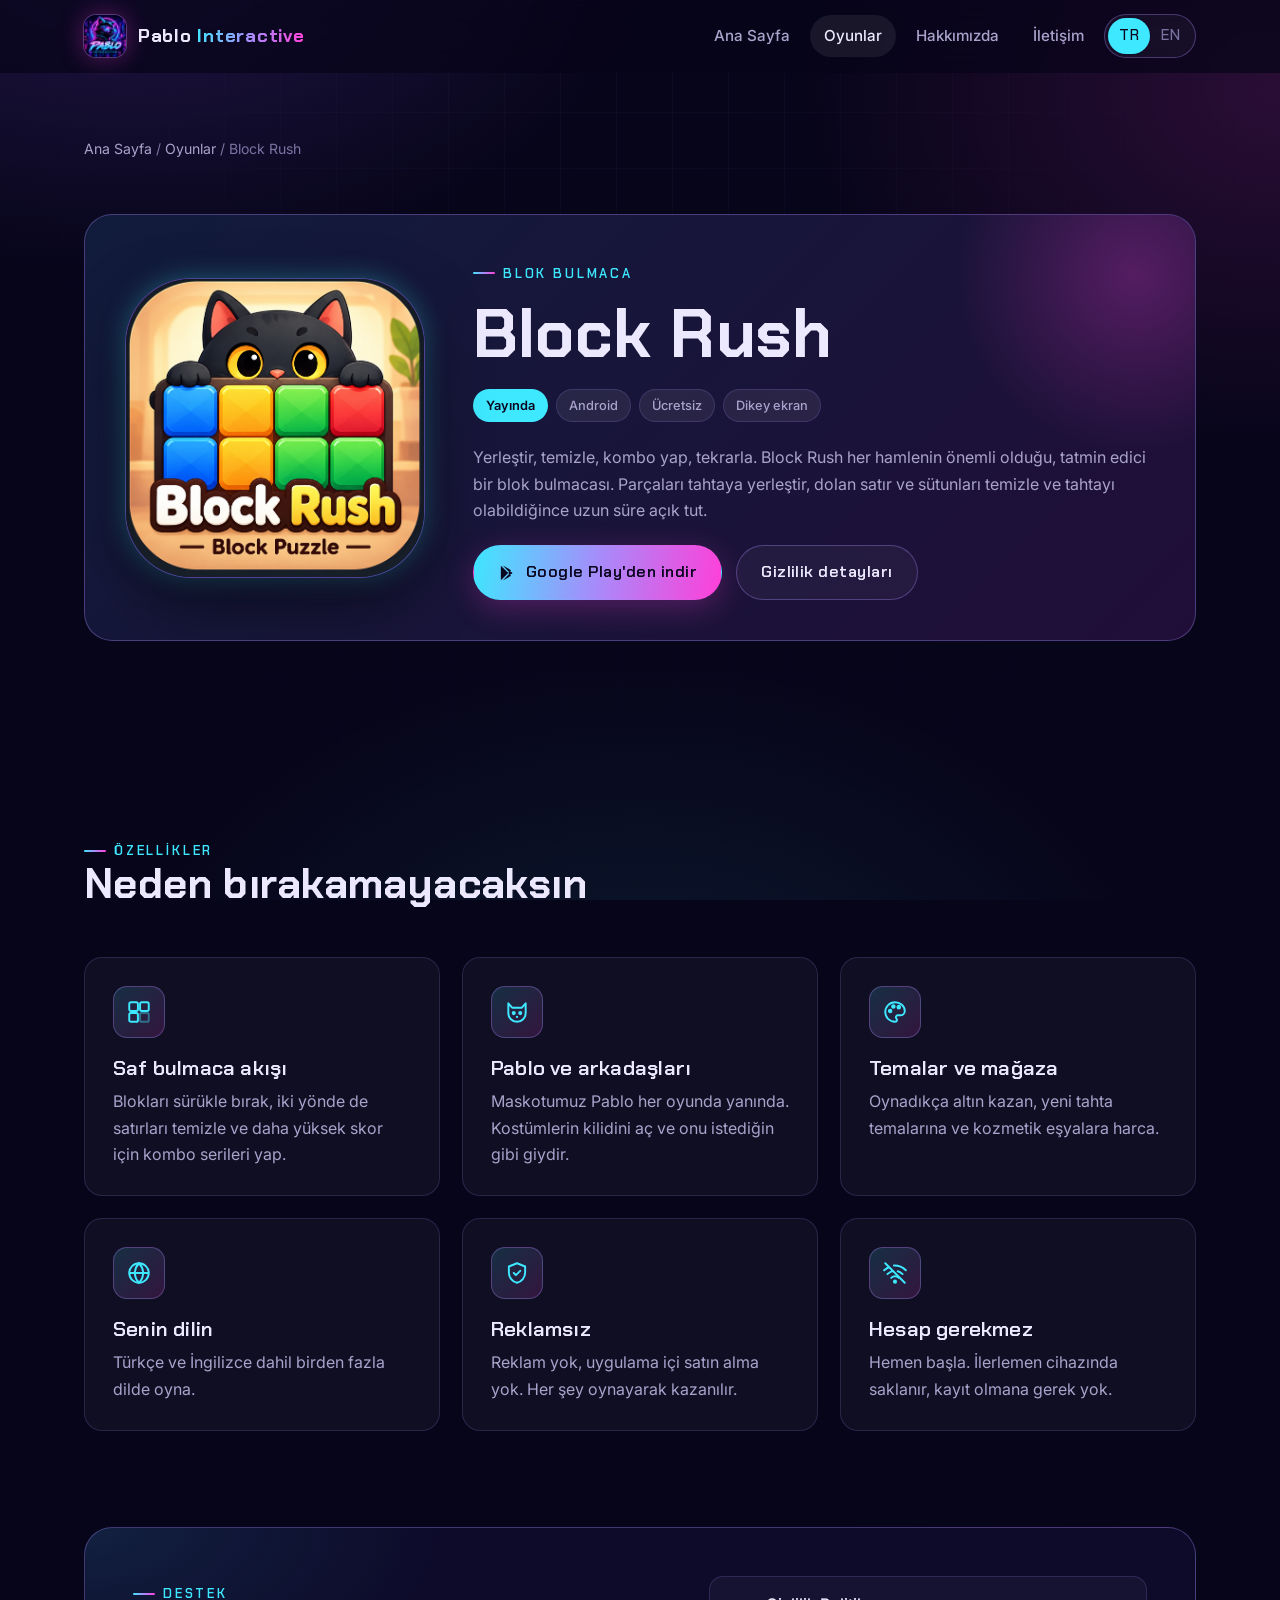
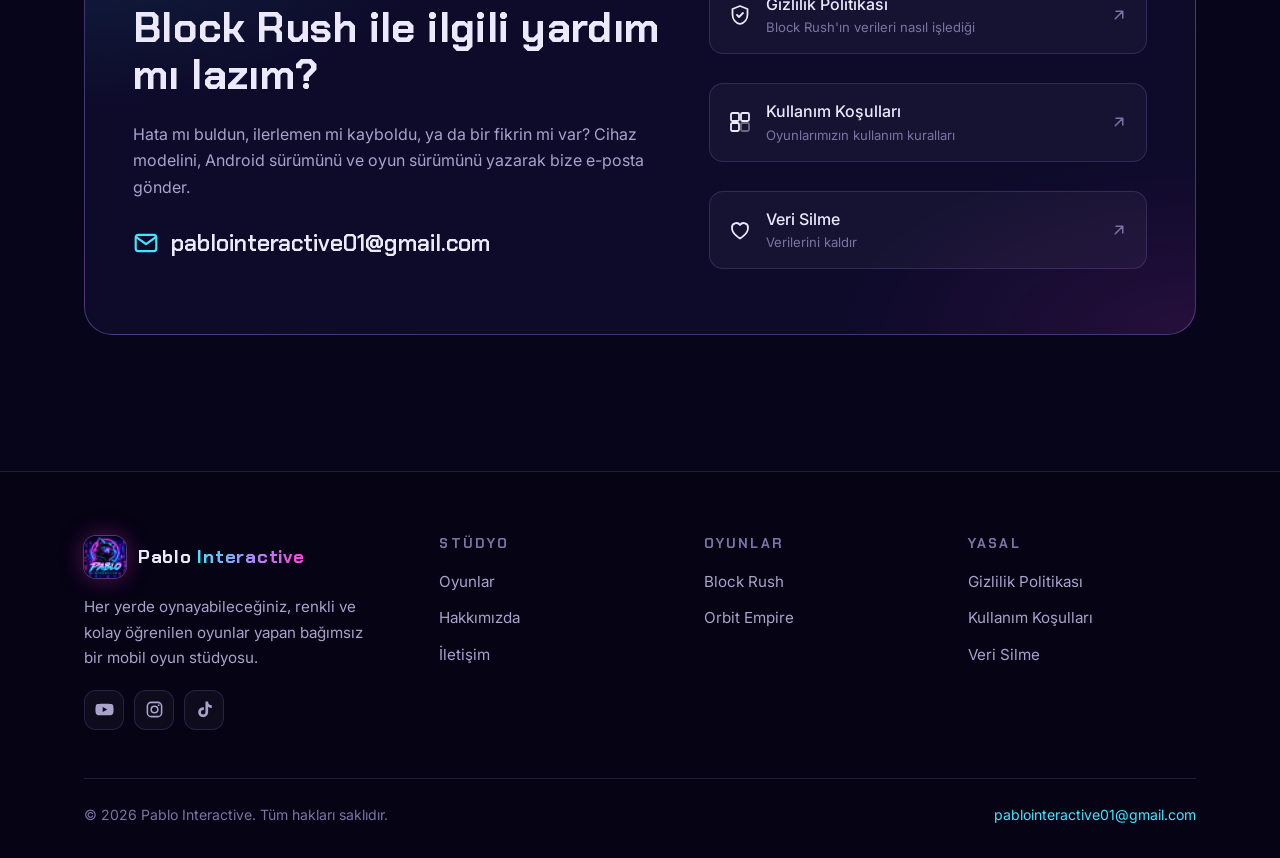
<file: block-rush.html>
<!doctype html>
<html lang="tr">
<head>
<meta charset="utf-8">
<meta name="viewport" content="width=device-width, initial-scale=1">
<title>Block Rush | Pablo Interactive</title>
<meta name="description" content="Block Rush, Pablo Interactive'in Android için renkli blok bulmaca oyunu. Satır ve sütunları temizle, kombo yap, temaların ve kedi kostümlerinin kilidini aç.">
<meta name="author" content="Pablo Interactive">
<meta name="theme-color" content="#07051a">
<link rel="canonical" href="https://pablo-interactive.github.io/block-rush.html">
<link rel="alternate" hreflang="tr" href="https://pablo-interactive.github.io/block-rush.html">
<link rel="alternate" hreflang="en" href="https://pablo-interactive.github.io/en/block-rush.html">
<link rel="alternate" hreflang="x-default" href="https://pablo-interactive.github.io/block-rush.html">
<meta property="og:type" content="website">
<meta property="og:site_name" content="Pablo Interactive">
<meta property="og:locale" content="tr_TR">
<meta property="og:title" content="Block Rush | Pablo Interactive">
<meta property="og:description" content="Block Rush, Pablo Interactive'in Android için renkli blok bulmaca oyunu. Satır ve sütunları temizle, kombo yap, temaların ve kedi kostümlerinin kilidini aç.">
<meta property="og:url" content="https://pablo-interactive.github.io/block-rush.html">
<meta property="og:image" content="https://pablo-interactive.github.io/img/og-image.jpg">
<meta name="twitter:card" content="summary_large_image">
<meta name="twitter:title" content="Block Rush | Pablo Interactive">
<meta name="twitter:description" content="Block Rush, Pablo Interactive'in Android için renkli blok bulmaca oyunu. Satır ve sütunları temizle, kombo yap, temaların ve kedi kostümlerinin kilidini aç.">
<meta name="twitter:image" content="https://pablo-interactive.github.io/img/og-image.jpg">
<link rel="icon" type="image/png" sizes="32x32" href="img/favicon-32.png">
<link rel="apple-touch-icon" href="img/apple-touch-icon.png">
<link rel="manifest" href="site.webmanifest">
<link rel="preconnect" href="https://fonts.googleapis.com">
<link rel="preconnect" href="https://fonts.gstatic.com" crossorigin>
<link href="https://fonts.googleapis.com/css2?family=Chakra+Petch:wght@500;600;700&family=Inter:wght@400;500;600&display=swap" rel="stylesheet">
<link rel="stylesheet" href="css/style.css">
</head>
<body>
<a class="skip-link" href="#main">İçeriğe geç</a>
<header class="site-header">
  <nav class="container nav" aria-label="Ana menü">
    <a class="brand" href="index.html" aria-label="Pablo Interactive ana sayfa">
      <img src="img/favicon-32.png" srcset="img/icon-192.png 2x" width="42" height="42" alt="">
      <span>Pablo <b>Interactive</b></span>
    </a>
    <button class="nav-toggle" type="button" aria-expanded="false" aria-controls="nav-links" aria-label="Menüyü aç"><svg viewBox="0 0 24 24" fill="none" stroke="currentColor" stroke-width="2" stroke-linecap="round" aria-hidden="true"><path d="M4 7h16M4 12h16M4 17h16"/></svg></button>
    <ul class="nav-links" id="nav-links">
      <li><a href="index.html">Ana Sayfa</a></li><li><a href="index.html#games" aria-current="page">Oyunlar</a></li><li><a href="index.html#about">Hakkımızda</a></li><li><a href="index.html#contact">İletişim</a></li><li><div class="lang-switch" role="group" aria-label="Dil"><a href="block-rush.html" hreflang="tr" lang="tr" aria-current="true">TR</a><a href="en/block-rush.html" hreflang="en" lang="en">EN</a></div></li>
    </ul>
  </nav>
</header>
<main id="main">
<section class="page-hero">
  <div class="container">
    <p class="breadcrumb"><a href="index.html">Ana Sayfa</a> / <a href="index.html#games">Oyunlar</a> / Block Rush</p>
  </div>
</section>
<section style="padding-top:0">
  <div class="container">
    <article class="game-feature">
      <div class="game-icon">
  <div class="fallback" aria-hidden="true"><i></i><i></i><i></i><i></i><i></i><i></i><i></i><i></i><i></i></div>
  <img src="img/block-rush-icon.png" alt="Block Rush uygulama ikonu" width="512" height="512" loading="lazy">
</div>
      <div>
        <span class="eyebrow">Blok bulmaca</span>
        <h1 style="margin:12px 0 0">Block Rush</h1>
        <div class="tag-row">
          <span class="tag live">Yayında</span>
          <span class="tag">Android</span>
          <span class="tag">Ücretsiz</span>
          <span class="tag">Dikey ekran</span>
        </div>
        <p class="muted">Yerleştir, temizle, kombo yap, tekrarla. Block Rush her hamlenin önemli olduğu, tatmin edici bir blok bulmacası. Parçaları tahtaya yerleştir, dolan satır ve sütunları temizle ve tahtayı olabildiğince uzun süre açık tut.</p>
        <div class="hero-actions" style="margin-top:22px">
          <a class="btn btn-primary" href="https://play.google.com/store/apps/details?id=com.pablogames.blockrushpuzzle" target="_blank" rel="noopener"><svg viewBox="0 0 24 24" fill="currentColor" aria-hidden="true"><path d="M4.2 2.6a1 1 0 0 0-.4.8v17.2a1 1 0 0 0 .4.8l9.4-9.4-9.4-9.4Zm10.6 10.6 2.6 2.6-11 6.2 8.4-8.8Zm3.9-1.9-2.7-1.6L13.6 12l2.4 2.4 2.7-1.6a1 1 0 0 0 0-1.5ZM6.4 2l11 6.2-2.6 2.6L6.4 2Z"/></svg>Google Play&#39;den indir</a>
          <a class="btn btn-ghost" href="privacy-policy.html#block-rush">Gizlilik detayları</a>
        </div>
      </div>
    </article>
  </div>
</section>

<section>
  <div class="container">
    <div class="section-head reveal">
      <span class="eyebrow">Özellikler</span>
      <h2>Neden bırakamayacaksın</h2>
    </div>
    <div class="grid-3"><div class="card reveal"><div class="icon-badge"><svg viewBox="0 0 24 24" fill="none" stroke="currentColor" stroke-width="1.8" stroke-linejoin="round" aria-hidden="true"><rect x="3" y="3" width="8" height="8" rx="1.5"/><rect x="13" y="3" width="8" height="8" rx="1.5"/><rect x="3" y="13" width="8" height="8" rx="1.5"/><rect x="13" y="13" width="8" height="8" rx="1.5" opacity=".4"/></svg></div><h3>Saf bulmaca akışı</h3><p>Blokları sürükle bırak, iki yönde de satırları temizle ve daha yüksek skor için kombo serileri yap.</p></div><div class="card reveal"><div class="icon-badge"><svg viewBox="0 0 24 24" fill="none" stroke="currentColor" stroke-width="1.8" stroke-linejoin="round" aria-hidden="true"><path d="M4 4l3.5 4h9L20 4v9a8 8 0 0 1-16 0V4Z"/><circle cx="9" cy="13" r="1" fill="currentColor"/><circle cx="15" cy="13" r="1" fill="currentColor"/><path d="M11 16.5h2"/></svg></div><h3>Pablo ve arkadaşları</h3><p>Maskotumuz Pablo her oyunda yanında. Kostümlerin kilidini aç ve onu istediğin gibi giydir.</p></div><div class="card reveal"><div class="icon-badge"><svg viewBox="0 0 24 24" fill="none" stroke="currentColor" stroke-width="1.8" aria-hidden="true"><path d="M12 3a9 9 0 0 0 0 18c1.2 0 1.8-.9 1.8-1.8 0-.5-.2-.9-.5-1.2-.3-.3-.5-.7-.5-1.2 0-1 .8-1.8 1.8-1.8H17a4 4 0 0 0 4-4C21 6.6 17 3 12 3Z"/><circle cx="7.5" cy="11" r="1.2" fill="currentColor"/><circle cx="10.5" cy="7" r="1.2" fill="currentColor"/><circle cx="15.5" cy="7.5" r="1.2" fill="currentColor"/></svg></div><h3>Temalar ve mağaza</h3><p>Oynadıkça altın kazan, yeni tahta temalarına ve kozmetik eşyalara harca.</p></div><div class="card reveal"><div class="icon-badge"><svg viewBox="0 0 24 24" fill="none" stroke="currentColor" stroke-width="1.8" aria-hidden="true"><circle cx="12" cy="12" r="9"/><path d="M3 12h18M12 3c2.5 2.6 3.8 5.6 3.8 9s-1.3 6.4-3.8 9c-2.5-2.6-3.8-5.6-3.8-9S9.5 5.6 12 3Z"/></svg></div><h3>Senin dilin</h3><p>Türkçe ve İngilizce dahil birden fazla dilde oyna.</p></div><div class="card reveal"><div class="icon-badge"><svg viewBox="0 0 24 24" fill="none" stroke="currentColor" stroke-width="1.8" stroke-linecap="round" stroke-linejoin="round" aria-hidden="true"><path d="M12 3 4.5 6v5.5c0 4.6 3.2 8.4 7.5 9.5 4.3-1.1 7.5-4.9 7.5-9.5V6L12 3Z"/><path d="m9 12 2 2 4-4"/></svg></div><h3>Reklamsız</h3><p>Reklam yok, uygulama içi satın alma yok. Her şey oynayarak kazanılır.</p></div><div class="card reveal"><div class="icon-badge"><svg viewBox="0 0 24 24" fill="none" stroke="currentColor" stroke-width="1.8" stroke-linecap="round" aria-hidden="true"><path d="M3 3l18 18"/><path d="M8.5 16.5a5 5 0 0 1 7 0M5 13a10 10 0 0 1 5-2.7M14.5 10.4A10 10 0 0 1 19 13M2 9.5a15 15 0 0 1 4.3-2.8M11 5.1A15 15 0 0 1 22 9.5"/><circle cx="12" cy="20" r="1" fill="currentColor"/></svg></div><h3>Hesap gerekmez</h3><p>Hemen başla. İlerlemen cihazında saklanır, kayıt olmana gerek yok.</p></div></div>
  </div>
</section>

<section style="padding-top:0">
  <div class="container">
    <div class="contact-panel reveal">
      <div>
        <span class="eyebrow">Destek</span>
        <h2>Block Rush ile ilgili yardım mı lazım?</h2>
        <p class="muted">Hata mı buldun, ilerlemen mi kayboldu, ya da bir fikrin mi var? Cihaz modelini, Android sürümünü ve oyun sürümünü yazarak bize e-posta gönder.</p>
        <a class="contact-email" href="mailto:pablointeractive01@gmail.com?subject=Block%20Rush%20Destek"><svg viewBox="0 0 24 24" fill="none" stroke="currentColor" stroke-width="2" stroke-linecap="round" stroke-linejoin="round" aria-hidden="true"><rect x="2.5" y="4.5" width="19" height="15" rx="2.5"/><path d="m3 6.5 9 6.5 9-6.5"/></svg>pablointeractive01@gmail.com</a>
      </div>
      <ul class="social-list">
        <li><a class="social-link" href="privacy-policy.html"><svg viewBox="0 0 24 24" fill="none" stroke="currentColor" stroke-width="1.8" stroke-linecap="round" stroke-linejoin="round" aria-hidden="true"><path d="M12 3 4.5 6v5.5c0 4.6 3.2 8.4 7.5 9.5 4.3-1.1 7.5-4.9 7.5-9.5V6L12 3Z"/><path d="m9 12 2 2 4-4"/></svg><span>Gizlilik Politikası<small>Block Rush'ın verileri nasıl işlediği</small></span><svg class="arrow" viewBox="0 0 24 24" fill="none" stroke="currentColor" stroke-width="2" stroke-linecap="round" stroke-linejoin="round" aria-hidden="true"><path d="M7 17 17 7M8 7h9v9"/></svg></a></li>
        <li><a class="social-link" href="terms.html"><svg viewBox="0 0 24 24" fill="none" stroke="currentColor" stroke-width="1.8" stroke-linejoin="round" aria-hidden="true"><rect x="3" y="3" width="8" height="8" rx="1.5"/><rect x="13" y="3" width="8" height="8" rx="1.5"/><rect x="3" y="13" width="8" height="8" rx="1.5"/><rect x="13" y="13" width="8" height="8" rx="1.5" opacity=".4"/></svg><span>Kullanım Koşulları<small>Oyunlarımızın kullanım kuralları</small></span><svg class="arrow" viewBox="0 0 24 24" fill="none" stroke="currentColor" stroke-width="2" stroke-linecap="round" stroke-linejoin="round" aria-hidden="true"><path d="M7 17 17 7M8 7h9v9"/></svg></a></li>
        <li><a class="social-link" href="data-deletion.html"><svg viewBox="0 0 24 24" fill="none" stroke="currentColor" stroke-width="1.8" stroke-linejoin="round" aria-hidden="true"><path d="M12 20.5s-8-4.6-8-10.6A4.4 4.4 0 0 1 12 7a4.4 4.4 0 0 1 8 2.9c0 6-8 10.6-8 10.6Z"/></svg><span>Veri Silme<small>Verilerini kaldır</small></span><svg class="arrow" viewBox="0 0 24 24" fill="none" stroke="currentColor" stroke-width="2" stroke-linecap="round" stroke-linejoin="round" aria-hidden="true"><path d="M7 17 17 7M8 7h9v9"/></svg></a></li>
      </ul>
    </div>
  </div>
</section>
</main>
<footer class="site-footer">
  <div class="container">
    <div class="footer-grid">
      <div class="footer-brand">
        <a class="brand" href="index.html">
          <img src="img/favicon-32.png" srcset="img/icon-192.png 2x" width="42" height="42" alt="">
          <span>Pablo <b>Interactive</b></span>
        </a>
        <p>Her yerde oynayabileceğiniz, renkli ve kolay öğrenilen oyunlar yapan bağımsız bir mobil oyun stüdyosu.</p>
        <div class="social-icons">
  <a href="https://www.youtube.com/channel/UC-VvONWJP3U7k78azxqZC6A" target="_blank" rel="noopener" aria-label="YouTube hesabımız"><svg viewBox="0 0 24 24" fill="currentColor" aria-hidden="true"><path d="M23 7.2a3 3 0 0 0-2.1-2.1C19 4.6 12 4.6 12 4.6s-7 0-8.9.5A3 3 0 0 0 1 7.2 31 31 0 0 0 .5 12 31 31 0 0 0 1 16.8a3 3 0 0 0 2.1 2.1c1.9.5 8.9.5 8.9.5s7 0 8.9-.5a3 3 0 0 0 2.1-2.1 31 31 0 0 0 .5-4.8 31 31 0 0 0-.5-4.8ZM9.7 15.1V8.9l5.8 3.1-5.8 3.1Z"/></svg></a>
  <a href="https://www.instagram.com/pablointeractive" target="_blank" rel="noopener" aria-label="Instagram hesabımız"><svg viewBox="0 0 24 24" fill="none" stroke="currentColor" stroke-width="2" aria-hidden="true"><rect x="3" y="3" width="18" height="18" rx="5"/><circle cx="12" cy="12" r="4.2"/><circle cx="17.4" cy="6.6" r="1.1" fill="currentColor" stroke="none"/></svg></a>
  <a href="https://www.tiktok.com/@pablointeractive" target="_blank" rel="noopener" aria-label="TikTok hesabımız"><svg viewBox="0 0 24 24" fill="currentColor" aria-hidden="true"><path d="M16.6 2h-3.4v13.4a2.9 2.9 0 1 1-2.9-2.9c.3 0 .6 0 .9.1V9.1a6.3 6.3 0 1 0 5.4 6.3V8.6a8 8 0 0 0 4.6 1.5V6.7a4.6 4.6 0 0 1-4.6-4.7Z"/></svg></a>
</div>
      </div>
      <div>
        <h4>Stüdyo</h4>
        <ul>
          <li><a href="index.html#games">Oyunlar</a></li>
          <li><a href="index.html#about">Hakkımızda</a></li>
          <li><a href="index.html#contact">İletişim</a></li>
        </ul>
      </div>
      <div>
        <h4>Oyunlar</h4>
        <ul>
          <li><a href="block-rush.html">Block Rush</a></li>
          <li><a href="orbit-empire.html">Orbit Empire</a></li>
        </ul>
      </div>
      <div>
        <h4>Yasal</h4>
        <ul>
          <li><a href="privacy-policy.html">Gizlilik Politikası</a></li>
          <li><a href="terms.html">Kullanım Koşulları</a></li>
          <li><a href="data-deletion.html">Veri Silme</a></li>
        </ul>
      </div>
    </div>
    <div class="footer-bottom">
      <span>&copy; <span data-year>2026</span> Pablo Interactive. Tüm hakları saklıdır.</span>
      <a href="mailto:pablointeractive01@gmail.com">pablointeractive01@gmail.com</a>
    </div>
  </div>
</footer>
<script src="js/main.js" defer></script>
</body>
</html>
</file>
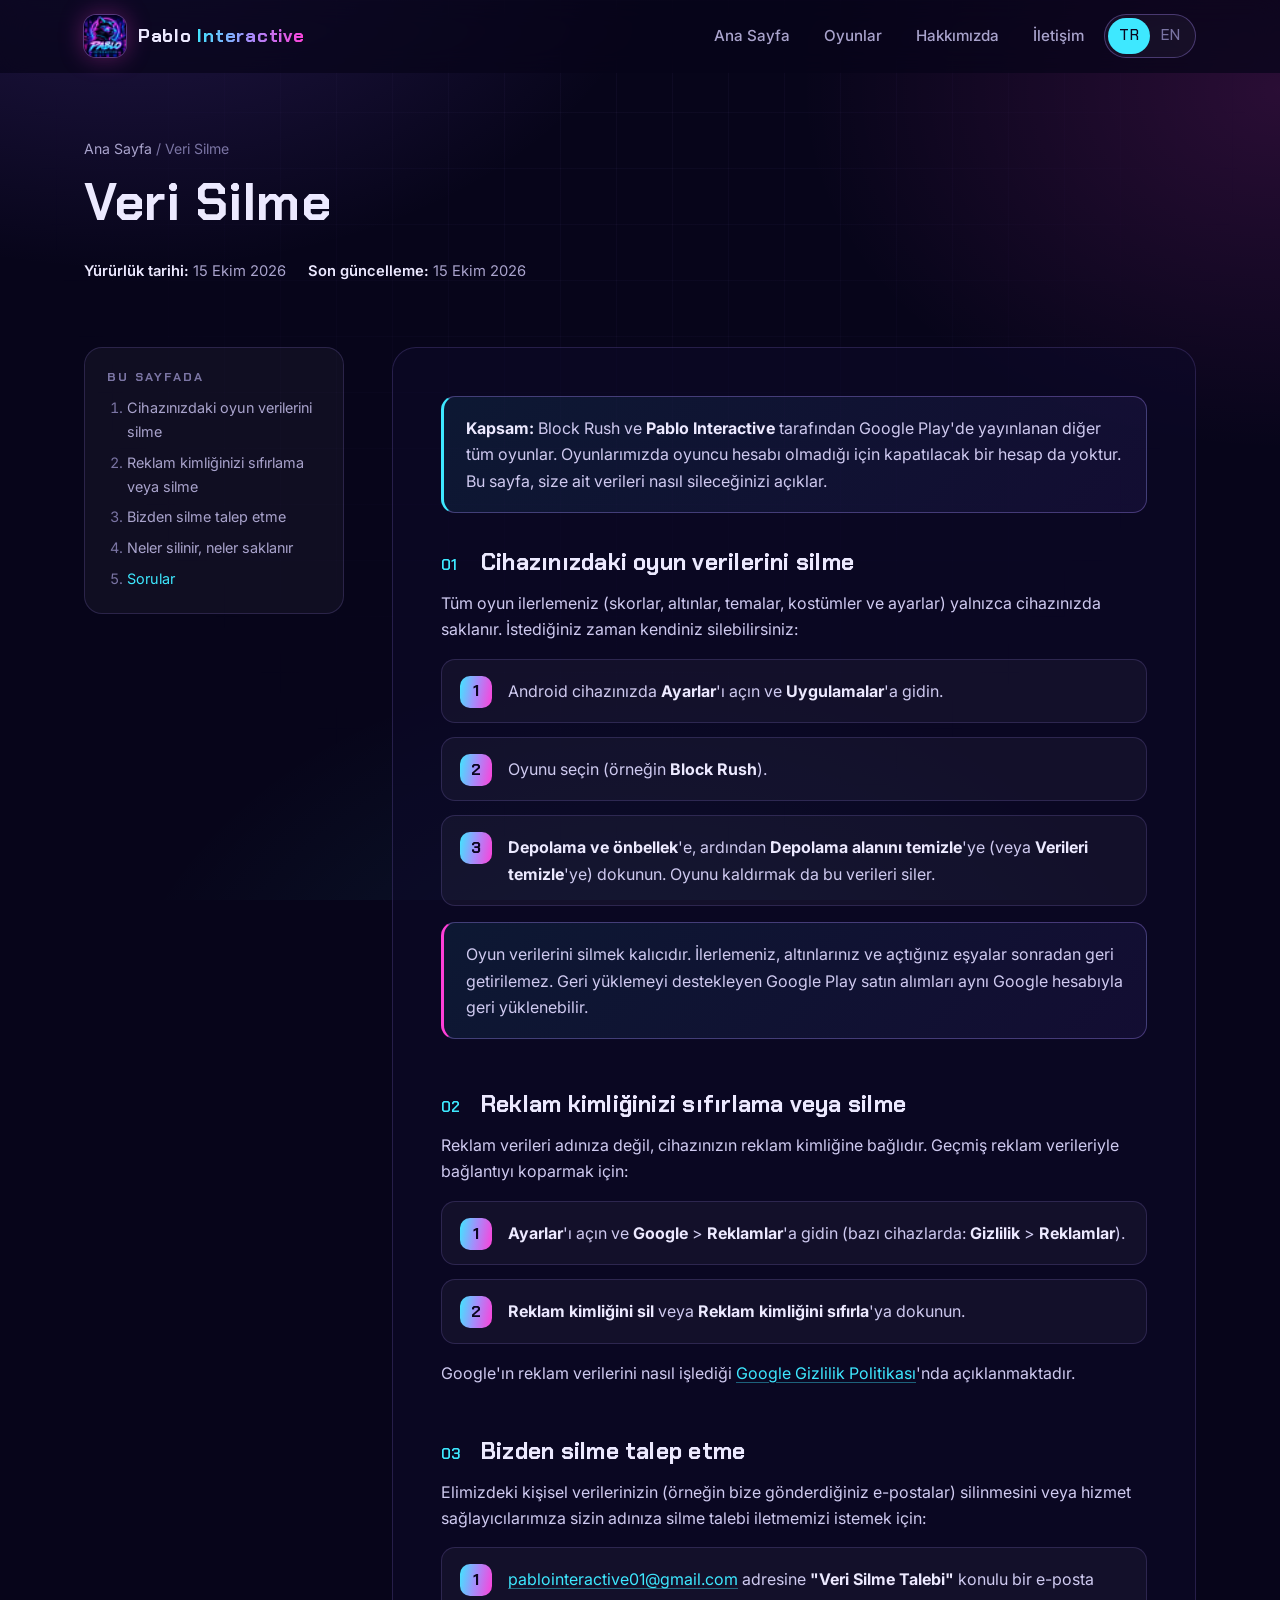
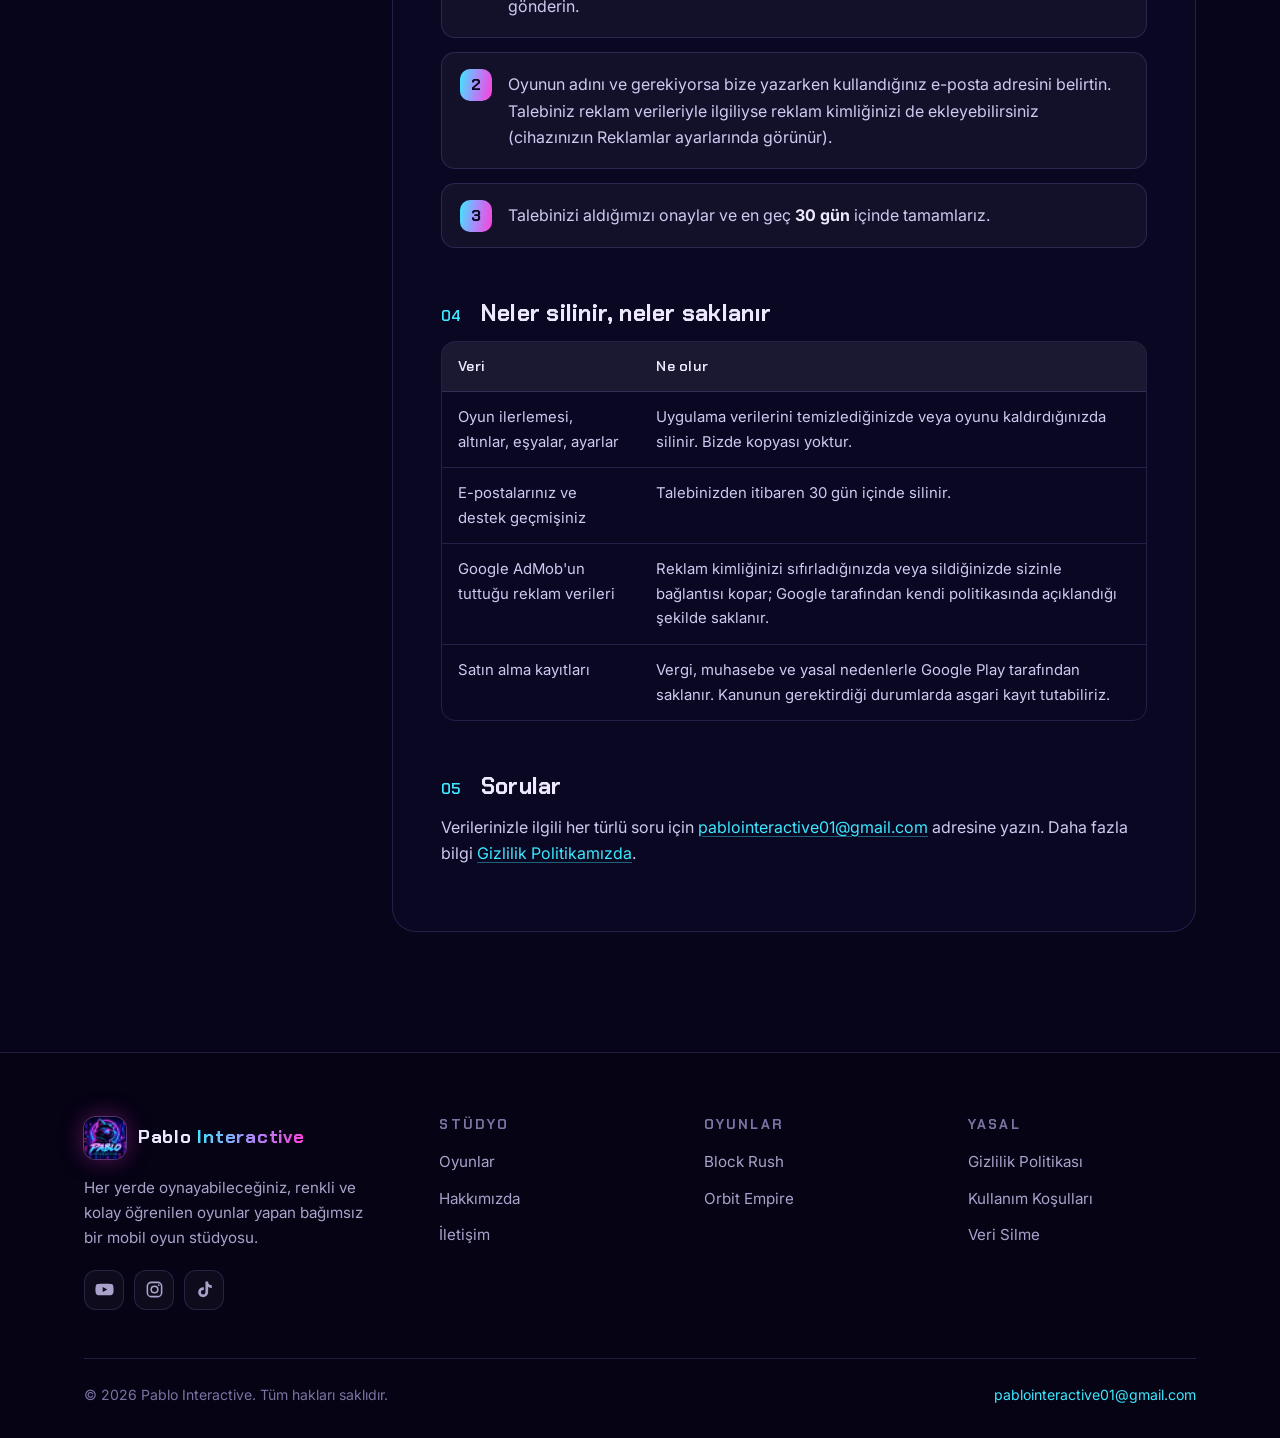
<file: data-deletion.html>
<!doctype html>
<html lang="tr">
<head>
<meta charset="utf-8">
<meta name="viewport" content="width=device-width, initial-scale=1">
<title>Veri Silme | Pablo Interactive</title>
<meta name="description" content="Block Rush ve Pablo Interactive'in diğer oyunlarından verilerinizi nasıl silebileceğiniz.">
<meta name="author" content="Pablo Interactive">
<meta name="theme-color" content="#07051a">
<link rel="canonical" href="https://pablo-interactive.github.io/data-deletion.html">
<link rel="alternate" hreflang="tr" href="https://pablo-interactive.github.io/data-deletion.html">
<link rel="alternate" hreflang="en" href="https://pablo-interactive.github.io/en/data-deletion.html">
<link rel="alternate" hreflang="x-default" href="https://pablo-interactive.github.io/data-deletion.html">
<meta property="og:type" content="website">
<meta property="og:site_name" content="Pablo Interactive">
<meta property="og:locale" content="tr_TR">
<meta property="og:title" content="Veri Silme | Pablo Interactive">
<meta property="og:description" content="Block Rush ve Pablo Interactive'in diğer oyunlarından verilerinizi nasıl silebileceğiniz.">
<meta property="og:url" content="https://pablo-interactive.github.io/data-deletion.html">
<meta property="og:image" content="https://pablo-interactive.github.io/img/og-image.jpg">
<meta name="twitter:card" content="summary_large_image">
<meta name="twitter:title" content="Veri Silme | Pablo Interactive">
<meta name="twitter:description" content="Block Rush ve Pablo Interactive'in diğer oyunlarından verilerinizi nasıl silebileceğiniz.">
<meta name="twitter:image" content="https://pablo-interactive.github.io/img/og-image.jpg">
<link rel="icon" type="image/png" sizes="32x32" href="img/favicon-32.png">
<link rel="apple-touch-icon" href="img/apple-touch-icon.png">
<link rel="manifest" href="site.webmanifest">
<link rel="preconnect" href="https://fonts.googleapis.com">
<link rel="preconnect" href="https://fonts.gstatic.com" crossorigin>
<link href="https://fonts.googleapis.com/css2?family=Chakra+Petch:wght@500;600;700&family=Inter:wght@400;500;600&display=swap" rel="stylesheet">
<link rel="stylesheet" href="css/style.css">
</head>
<body>
<a class="skip-link" href="#main">İçeriğe geç</a>
<header class="site-header">
  <nav class="container nav" aria-label="Ana menü">
    <a class="brand" href="index.html" aria-label="Pablo Interactive ana sayfa">
      <img src="img/favicon-32.png" srcset="img/icon-192.png 2x" width="42" height="42" alt="">
      <span>Pablo <b>Interactive</b></span>
    </a>
    <button class="nav-toggle" type="button" aria-expanded="false" aria-controls="nav-links" aria-label="Menüyü aç"><svg viewBox="0 0 24 24" fill="none" stroke="currentColor" stroke-width="2" stroke-linecap="round" aria-hidden="true"><path d="M4 7h16M4 12h16M4 17h16"/></svg></button>
    <ul class="nav-links" id="nav-links">
      <li><a href="index.html">Ana Sayfa</a></li><li><a href="index.html#games">Oyunlar</a></li><li><a href="index.html#about">Hakkımızda</a></li><li><a href="index.html#contact">İletişim</a></li><li><div class="lang-switch" role="group" aria-label="Dil"><a href="data-deletion.html" hreflang="tr" lang="tr" aria-current="true">TR</a><a href="en/data-deletion.html" hreflang="en" lang="en">EN</a></div></li>
    </ul>
  </nav>
</header>
<main id="main">
<section class="page-hero">
  <div class="container">
    <p class="breadcrumb"><a href="index.html">Ana Sayfa</a> / Veri Silme</p>
    <h1>Veri Silme</h1>
    <div class="meta-row">
      <span><strong>Yürürlük tarihi:</strong> 15 Ekim 2026</span>
      <span><strong>Son güncelleme:</strong> 15 Ekim 2026</span>
    </div>
  </div>
</section>
<section class="legal">
  <div class="container legal-layout">
    <aside class="toc" aria-label="İçindekiler">
      <h4>Bu sayfada</h4>
      <ol><li><a href="#device">Cihazınızdaki oyun verilerini silme</a></li><li><a href="#ads">Reklam kimliğinizi sıfırlama veya silme</a></li><li><a href="#request">Bizden silme talep etme</a></li><li><a href="#what">Neler silinir, neler saklanır</a></li><li><a href="#contact">Sorular</a></li></ol>
    </aside>
    <article class="doc">
      <div class="callout"><p><strong>Kapsam:</strong> Block Rush ve <strong>Pablo Interactive</strong> tarafından Google Play'de yayınlanan diğer tüm oyunlar. Oyunlarımızda oyuncu hesabı olmadığı için kapatılacak bir hesap da yoktur. Bu sayfa, size ait verileri nasıl sileceğinizi açıklar.</p></div>
      <h2 id="device"><span class="num">01</span>Cihazınızdaki oyun verilerini silme</h2>
<p>Tüm oyun ilerlemeniz (skorlar, altınlar, temalar, kostümler ve ayarlar) yalnızca cihazınızda saklanır. İstediğiniz zaman kendiniz silebilirsiniz:</p>
<ol class="steps">
  <li>Android cihazınızda <strong>Ayarlar</strong>'ı açın ve <strong>Uygulamalar</strong>'a gidin.</li>
  <li>Oyunu seçin (örneğin <strong>Block Rush</strong>).</li>
  <li><strong>Depolama ve önbellek</strong>'e, ardından <strong>Depolama alanını temizle</strong>'ye (veya <strong>Verileri temizle</strong>'ye) dokunun. Oyunu kaldırmak da bu verileri siler.</li>
</ol>
<div class="callout warn"><p>Oyun verilerini silmek kalıcıdır. İlerlemeniz, altınlarınız ve açtığınız eşyalar sonradan geri getirilemez. Geri yüklemeyi destekleyen Google Play satın alımları aynı Google hesabıyla geri yüklenebilir.</p></div>
<h2 id="ads"><span class="num">02</span>Reklam kimliğinizi sıfırlama veya silme</h2>
<p>Reklam verileri adınıza değil, cihazınızın reklam kimliğine bağlıdır. Geçmiş reklam verileriyle bağlantıyı koparmak için:</p>
<ol class="steps">
  <li><strong>Ayarlar</strong>'ı açın ve <strong>Google</strong> &gt; <strong>Reklamlar</strong>'a gidin (bazı cihazlarda: <strong>Gizlilik</strong> &gt; <strong>Reklamlar</strong>).</li>
  <li><strong>Reklam kimliğini sil</strong> veya <strong>Reklam kimliğini sıfırla</strong>'ya dokunun.</li>
</ol>
<p>Google'ın reklam verilerini nasıl işlediği <a href="https://policies.google.com/privacy?hl=tr" target="_blank" rel="noopener">Google Gizlilik Politikası</a>'nda açıklanmaktadır.</p>
<h2 id="request"><span class="num">03</span>Bizden silme talep etme</h2>
<p>Elimizdeki kişisel verilerinizin (örneğin bize gönderdiğiniz e-postalar) silinmesini veya hizmet sağlayıcılarımıza sizin adınıza silme talebi iletmemizi istemek için:</p>
<ol class="steps">
  <li><a href="mailto:pablointeractive01@gmail.com">pablointeractive01@gmail.com</a> adresine <strong>"Veri Silme Talebi"</strong> konulu bir e-posta gönderin.</li>
  <li>Oyunun adını ve gerekiyorsa bize yazarken kullandığınız e-posta adresini belirtin. Talebiniz reklam verileriyle ilgiliyse reklam kimliğinizi de ekleyebilirsiniz (cihazınızın Reklamlar ayarlarında görünür).</li>
  <li>Talebinizi aldığımızı onaylar ve en geç <strong>30 gün</strong> içinde tamamlarız.</li>
</ol>
<h2 id="what"><span class="num">04</span>Neler silinir, neler saklanır</h2>
<div class="table-wrap"><table>
<thead><tr><th>Veri</th><th>Ne olur</th></tr></thead>
<tbody>
<tr><td>Oyun ilerlemesi, altınlar, eşyalar, ayarlar</td><td>Uygulama verilerini temizlediğinizde veya oyunu kaldırdığınızda silinir. Bizde kopyası yoktur.</td></tr>
<tr><td>E-postalarınız ve destek geçmişiniz</td><td>Talebinizden itibaren 30 gün içinde silinir.</td></tr>
<tr><td>Google AdMob'un tuttuğu reklam verileri</td><td>Reklam kimliğinizi sıfırladığınızda veya sildiğinizde sizinle bağlantısı kopar; Google tarafından kendi politikasında açıklandığı şekilde saklanır.</td></tr>
<tr><td>Satın alma kayıtları</td><td>Vergi, muhasebe ve yasal nedenlerle Google Play tarafından saklanır. Kanunun gerektirdiği durumlarda asgari kayıt tutabiliriz.</td></tr>
</tbody></table></div>
<h2 id="contact"><span class="num">05</span>Sorular</h2>
<p>Verilerinizle ilgili her türlü soru için <a href="mailto:pablointeractive01@gmail.com">pablointeractive01@gmail.com</a> adresine yazın. Daha fazla bilgi <a href="privacy-policy.html">Gizlilik Politikamızda</a>.</p>

    </article>
  </div>
</section>
</main>
<footer class="site-footer">
  <div class="container">
    <div class="footer-grid">
      <div class="footer-brand">
        <a class="brand" href="index.html">
          <img src="img/favicon-32.png" srcset="img/icon-192.png 2x" width="42" height="42" alt="">
          <span>Pablo <b>Interactive</b></span>
        </a>
        <p>Her yerde oynayabileceğiniz, renkli ve kolay öğrenilen oyunlar yapan bağımsız bir mobil oyun stüdyosu.</p>
        <div class="social-icons">
  <a href="https://www.youtube.com/channel/UC-VvONWJP3U7k78azxqZC6A" target="_blank" rel="noopener" aria-label="YouTube hesabımız"><svg viewBox="0 0 24 24" fill="currentColor" aria-hidden="true"><path d="M23 7.2a3 3 0 0 0-2.1-2.1C19 4.6 12 4.6 12 4.6s-7 0-8.9.5A3 3 0 0 0 1 7.2 31 31 0 0 0 .5 12 31 31 0 0 0 1 16.8a3 3 0 0 0 2.1 2.1c1.9.5 8.9.5 8.9.5s7 0 8.9-.5a3 3 0 0 0 2.1-2.1 31 31 0 0 0 .5-4.8 31 31 0 0 0-.5-4.8ZM9.7 15.1V8.9l5.8 3.1-5.8 3.1Z"/></svg></a>
  <a href="https://www.instagram.com/pablointeractive" target="_blank" rel="noopener" aria-label="Instagram hesabımız"><svg viewBox="0 0 24 24" fill="none" stroke="currentColor" stroke-width="2" aria-hidden="true"><rect x="3" y="3" width="18" height="18" rx="5"/><circle cx="12" cy="12" r="4.2"/><circle cx="17.4" cy="6.6" r="1.1" fill="currentColor" stroke="none"/></svg></a>
  <a href="https://www.tiktok.com/@pablointeractive" target="_blank" rel="noopener" aria-label="TikTok hesabımız"><svg viewBox="0 0 24 24" fill="currentColor" aria-hidden="true"><path d="M16.6 2h-3.4v13.4a2.9 2.9 0 1 1-2.9-2.9c.3 0 .6 0 .9.1V9.1a6.3 6.3 0 1 0 5.4 6.3V8.6a8 8 0 0 0 4.6 1.5V6.7a4.6 4.6 0 0 1-4.6-4.7Z"/></svg></a>
</div>
      </div>
      <div>
        <h4>Stüdyo</h4>
        <ul>
          <li><a href="index.html#games">Oyunlar</a></li>
          <li><a href="index.html#about">Hakkımızda</a></li>
          <li><a href="index.html#contact">İletişim</a></li>
        </ul>
      </div>
      <div>
        <h4>Oyunlar</h4>
        <ul>
          <li><a href="block-rush.html">Block Rush</a></li>
          <li><a href="orbit-empire.html">Orbit Empire</a></li>
        </ul>
      </div>
      <div>
        <h4>Yasal</h4>
        <ul>
          <li><a href="privacy-policy.html">Gizlilik Politikası</a></li>
          <li><a href="terms.html">Kullanım Koşulları</a></li>
          <li><a href="data-deletion.html">Veri Silme</a></li>
        </ul>
      </div>
    </div>
    <div class="footer-bottom">
      <span>&copy; <span data-year>2026</span> Pablo Interactive. Tüm hakları saklıdır.</span>
      <a href="mailto:pablointeractive01@gmail.com">pablointeractive01@gmail.com</a>
    </div>
  </div>
</footer>
<script src="js/main.js" defer></script>
</body>
</html>
</file>
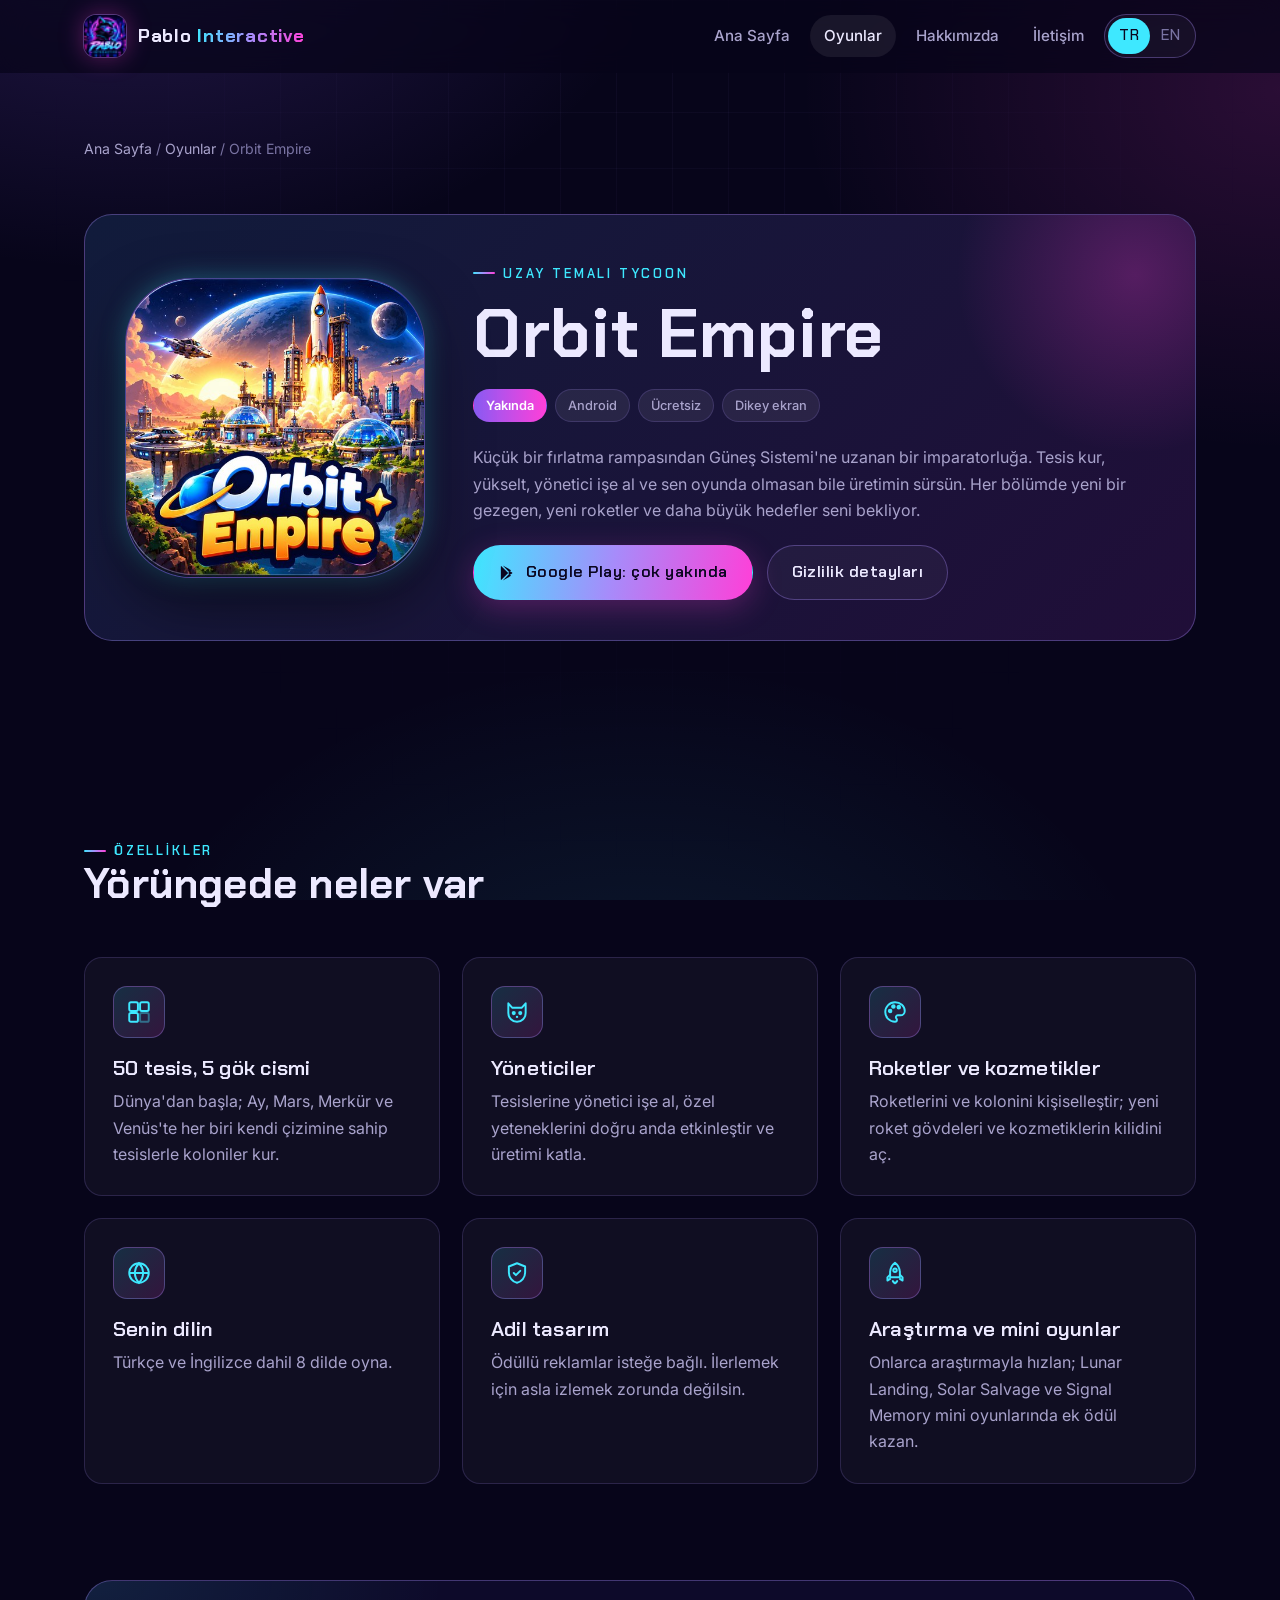
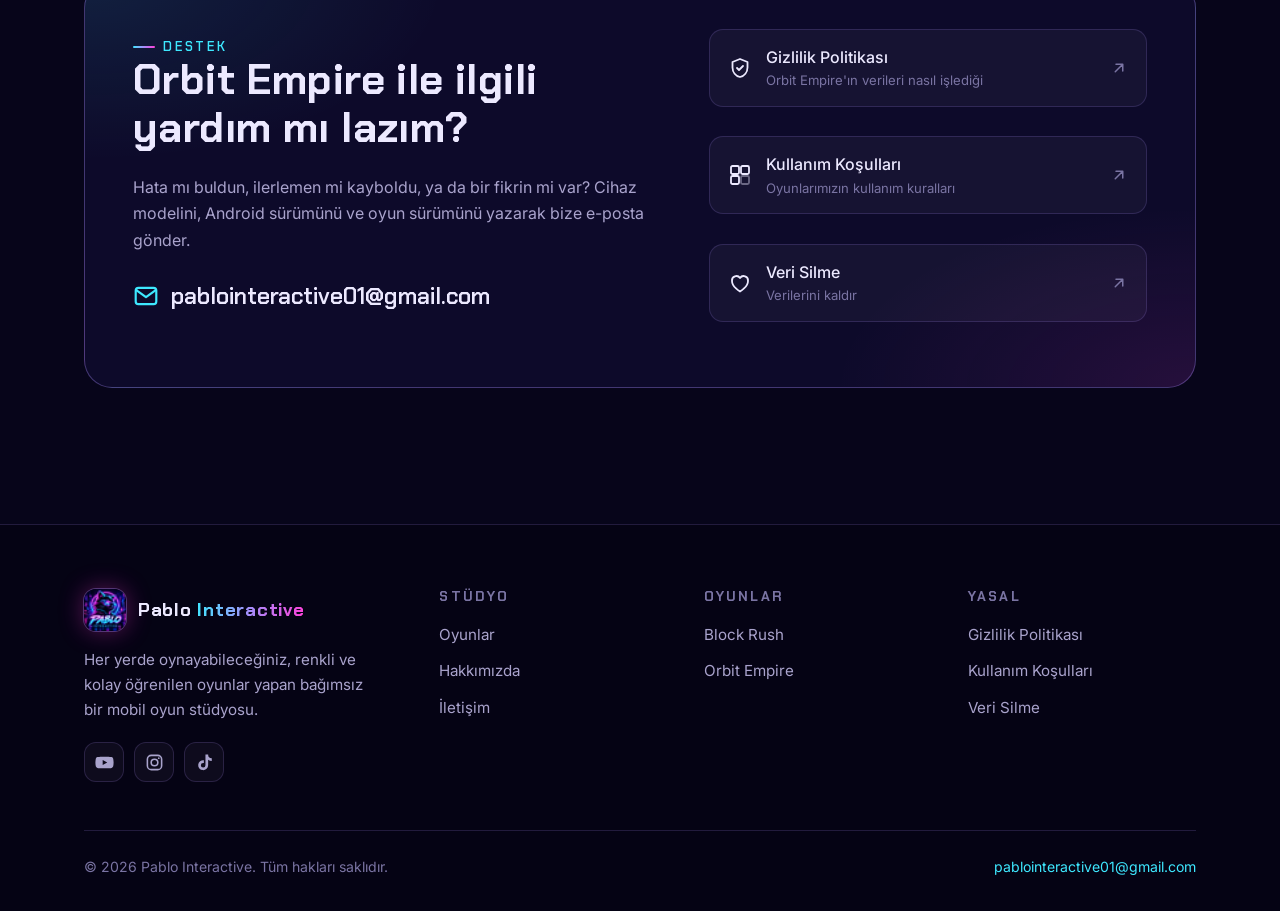
<file: orbit-empire.html>
<!doctype html>
<html lang="tr">
<head>
<meta charset="utf-8">
<meta name="viewport" content="width=device-width, initial-scale=1">
<title>Orbit Empire: Idle Tycoon | Pablo Interactive</title>
<meta name="description" content="Orbit Empire: Idle Tycoon, Pablo Interactive'in Android için uzay temalı idle tycoon oyunu. Dünya'dan başlayıp Ay, Mars, Merkür ve Venüs'te 50 tesisle uzay imparatorluğunu kur.">
<meta name="author" content="Pablo Interactive">
<meta name="theme-color" content="#07051a">
<link rel="canonical" href="https://pablo-interactive.github.io/orbit-empire.html">
<link rel="alternate" hreflang="tr" href="https://pablo-interactive.github.io/orbit-empire.html">
<link rel="alternate" hreflang="en" href="https://pablo-interactive.github.io/en/orbit-empire.html">
<link rel="alternate" hreflang="x-default" href="https://pablo-interactive.github.io/orbit-empire.html">
<meta property="og:type" content="website">
<meta property="og:site_name" content="Pablo Interactive">
<meta property="og:locale" content="tr_TR">
<meta property="og:title" content="Orbit Empire: Idle Tycoon | Pablo Interactive">
<meta property="og:description" content="Orbit Empire: Idle Tycoon, Pablo Interactive'in Android için uzay temalı idle tycoon oyunu. Dünya'dan başlayıp Ay, Mars, Merkür ve Venüs'te 50 tesisle uzay imparatorluğunu kur.">
<meta property="og:url" content="https://pablo-interactive.github.io/orbit-empire.html">
<meta property="og:image" content="https://pablo-interactive.github.io/img/og-image.jpg">
<meta name="twitter:card" content="summary_large_image">
<meta name="twitter:title" content="Orbit Empire: Idle Tycoon | Pablo Interactive">
<meta name="twitter:description" content="Orbit Empire: Idle Tycoon, Pablo Interactive'in Android için uzay temalı idle tycoon oyunu. Dünya'dan başlayıp Ay, Mars, Merkür ve Venüs'te 50 tesisle uzay imparatorluğunu kur.">
<meta name="twitter:image" content="https://pablo-interactive.github.io/img/og-image.jpg">
<link rel="icon" type="image/png" sizes="32x32" href="img/favicon-32.png">
<link rel="apple-touch-icon" href="img/apple-touch-icon.png">
<link rel="manifest" href="site.webmanifest">
<link rel="preconnect" href="https://fonts.googleapis.com">
<link rel="preconnect" href="https://fonts.gstatic.com" crossorigin>
<link href="https://fonts.googleapis.com/css2?family=Chakra+Petch:wght@500;600;700&family=Inter:wght@400;500;600&display=swap" rel="stylesheet">
<link rel="stylesheet" href="css/style.css">
</head>
<body>
<a class="skip-link" href="#main">İçeriğe geç</a>
<header class="site-header">
  <nav class="container nav" aria-label="Ana menü">
    <a class="brand" href="index.html" aria-label="Pablo Interactive ana sayfa">
      <img src="img/favicon-32.png" srcset="img/icon-192.png 2x" width="42" height="42" alt="">
      <span>Pablo <b>Interactive</b></span>
    </a>
    <button class="nav-toggle" type="button" aria-expanded="false" aria-controls="nav-links" aria-label="Menüyü aç"><svg viewBox="0 0 24 24" fill="none" stroke="currentColor" stroke-width="2" stroke-linecap="round" aria-hidden="true"><path d="M4 7h16M4 12h16M4 17h16"/></svg></button>
    <ul class="nav-links" id="nav-links">
      <li><a href="index.html">Ana Sayfa</a></li><li><a href="index.html#games" aria-current="page">Oyunlar</a></li><li><a href="index.html#about">Hakkımızda</a></li><li><a href="index.html#contact">İletişim</a></li><li><div class="lang-switch" role="group" aria-label="Dil"><a href="orbit-empire.html" hreflang="tr" lang="tr" aria-current="true">TR</a><a href="en/orbit-empire.html" hreflang="en" lang="en">EN</a></div></li>
    </ul>
  </nav>
</header>
<main id="main">
<section class="page-hero">
  <div class="container">
    <p class="breadcrumb"><a href="index.html">Ana Sayfa</a> / <a href="index.html#games">Oyunlar</a> / Orbit Empire</p>
  </div>
</section>
<section style="padding-top:0">
  <div class="container">
    <article class="game-feature">
      <div class="game-icon">
  <div class="fallback" aria-hidden="true"><i></i><i></i><i></i><i></i><i></i><i></i><i></i><i></i><i></i></div>
  <img src="img/orbit-empire-icon.jpg" alt="Orbit Empire uygulama ikonu" width="512" height="512" loading="lazy">
</div>
      <div>
        <span class="eyebrow">Uzay temalı tycoon</span>
        <h1 style="margin:12px 0 0">Orbit Empire</h1>
        <div class="tag-row">
          <span class="tag soon">Yakında</span>
          <span class="tag">Android</span>
          <span class="tag">Ücretsiz</span>
          <span class="tag">Dikey ekran</span>
        </div>
        <p class="muted">Küçük bir fırlatma rampasından Güneş Sistemi'ne uzanan bir imparatorluğa. Tesis kur, yükselt, yönetici işe al ve sen oyunda olmasan bile üretimin sürsün. Her bölümde yeni bir gezegen, yeni roketler ve daha büyük hedefler seni bekliyor.</p>
        <div class="hero-actions" style="margin-top:22px">
          <span class="btn btn-primary" aria-disabled="true" style="cursor:default"><svg viewBox="0 0 24 24" fill="currentColor" aria-hidden="true"><path d="M4.2 2.6a1 1 0 0 0-.4.8v17.2a1 1 0 0 0 .4.8l9.4-9.4-9.4-9.4Zm10.6 10.6 2.6 2.6-11 6.2 8.4-8.8Zm3.9-1.9-2.7-1.6L13.6 12l2.4 2.4 2.7-1.6a1 1 0 0 0 0-1.5ZM6.4 2l11 6.2-2.6 2.6L6.4 2Z"/></svg>Google Play: çok yakında</span>
          <a class="btn btn-ghost" href="privacy-policy.html">Gizlilik detayları</a>
        </div>
      </div>
    </article>
  </div>
</section>

<section>
  <div class="container">
    <div class="section-head reveal">
      <span class="eyebrow">Özellikler</span>
      <h2>Yörüngede neler var</h2>
    </div>
    <div class="grid-3"><div class="card reveal"><div class="icon-badge"><svg viewBox="0 0 24 24" fill="none" stroke="currentColor" stroke-width="1.8" stroke-linejoin="round" aria-hidden="true"><rect x="3" y="3" width="8" height="8" rx="1.5"/><rect x="13" y="3" width="8" height="8" rx="1.5"/><rect x="3" y="13" width="8" height="8" rx="1.5"/><rect x="13" y="13" width="8" height="8" rx="1.5" opacity=".4"/></svg></div><h3>50 tesis, 5 gök cismi</h3><p>Dünya'dan başla; Ay, Mars, Merkür ve Venüs'te her biri kendi çizimine sahip tesislerle koloniler kur.</p></div><div class="card reveal"><div class="icon-badge"><svg viewBox="0 0 24 24" fill="none" stroke="currentColor" stroke-width="1.8" stroke-linejoin="round" aria-hidden="true"><path d="M4 4l3.5 4h9L20 4v9a8 8 0 0 1-16 0V4Z"/><circle cx="9" cy="13" r="1" fill="currentColor"/><circle cx="15" cy="13" r="1" fill="currentColor"/><path d="M11 16.5h2"/></svg></div><h3>Yöneticiler</h3><p>Tesislerine yönetici işe al, özel yeteneklerini doğru anda etkinleştir ve üretimi katla.</p></div><div class="card reveal"><div class="icon-badge"><svg viewBox="0 0 24 24" fill="none" stroke="currentColor" stroke-width="1.8" aria-hidden="true"><path d="M12 3a9 9 0 0 0 0 18c1.2 0 1.8-.9 1.8-1.8 0-.5-.2-.9-.5-1.2-.3-.3-.5-.7-.5-1.2 0-1 .8-1.8 1.8-1.8H17a4 4 0 0 0 4-4C21 6.6 17 3 12 3Z"/><circle cx="7.5" cy="11" r="1.2" fill="currentColor"/><circle cx="10.5" cy="7" r="1.2" fill="currentColor"/><circle cx="15.5" cy="7.5" r="1.2" fill="currentColor"/></svg></div><h3>Roketler ve kozmetikler</h3><p>Roketlerini ve kolonini kişiselleştir; yeni roket gövdeleri ve kozmetiklerin kilidini aç.</p></div><div class="card reveal"><div class="icon-badge"><svg viewBox="0 0 24 24" fill="none" stroke="currentColor" stroke-width="1.8" aria-hidden="true"><circle cx="12" cy="12" r="9"/><path d="M3 12h18M12 3c2.5 2.6 3.8 5.6 3.8 9s-1.3 6.4-3.8 9c-2.5-2.6-3.8-5.6-3.8-9S9.5 5.6 12 3Z"/></svg></div><h3>Senin dilin</h3><p>Türkçe ve İngilizce dahil 8 dilde oyna.</p></div><div class="card reveal"><div class="icon-badge"><svg viewBox="0 0 24 24" fill="none" stroke="currentColor" stroke-width="1.8" stroke-linecap="round" stroke-linejoin="round" aria-hidden="true"><path d="M12 3 4.5 6v5.5c0 4.6 3.2 8.4 7.5 9.5 4.3-1.1 7.5-4.9 7.5-9.5V6L12 3Z"/><path d="m9 12 2 2 4-4"/></svg></div><h3>Adil tasarım</h3><p>Ödüllü reklamlar isteğe bağlı. İlerlemek için asla izlemek zorunda değilsin.</p></div><div class="card reveal"><div class="icon-badge"><svg viewBox="0 0 24 24" fill="none" stroke="currentColor" stroke-width="1.8" stroke-linecap="round" stroke-linejoin="round" aria-hidden="true"><path d="M12 2.5c3 2.2 4.5 5.4 4.5 9.2V16h-9v-4.3c0-3.8 1.5-7 4.5-9.2Z"/><circle cx="12" cy="9.5" r="1.6"/><path d="M7.5 13.5 5 16v3l2.5-1.5M16.5 13.5 19 16v3l-2.5-1.5M10 19.5c.6 1 1.2 1.6 2 2 .8-.4 1.4-1 2-2"/></svg></div><h3>Araştırma ve mini oyunlar</h3><p>Onlarca araştırmayla hızlan; Lunar Landing, Solar Salvage ve Signal Memory mini oyunlarında ek ödül kazan.</p></div></div>
  </div>
</section>

<section style="padding-top:0">
  <div class="container">
    <div class="contact-panel reveal">
      <div>
        <span class="eyebrow">Destek</span>
        <h2>Orbit Empire ile ilgili yardım mı lazım?</h2>
        <p class="muted">Hata mı buldun, ilerlemen mi kayboldu, ya da bir fikrin mi var? Cihaz modelini, Android sürümünü ve oyun sürümünü yazarak bize e-posta gönder.</p>
        <a class="contact-email" href="mailto:pablointeractive01@gmail.com?subject=Orbit%20Empire%20Destek"><svg viewBox="0 0 24 24" fill="none" stroke="currentColor" stroke-width="2" stroke-linecap="round" stroke-linejoin="round" aria-hidden="true"><rect x="2.5" y="4.5" width="19" height="15" rx="2.5"/><path d="m3 6.5 9 6.5 9-6.5"/></svg>pablointeractive01@gmail.com</a>
      </div>
      <ul class="social-list">
        <li><a class="social-link" href="privacy-policy.html"><svg viewBox="0 0 24 24" fill="none" stroke="currentColor" stroke-width="1.8" stroke-linecap="round" stroke-linejoin="round" aria-hidden="true"><path d="M12 3 4.5 6v5.5c0 4.6 3.2 8.4 7.5 9.5 4.3-1.1 7.5-4.9 7.5-9.5V6L12 3Z"/><path d="m9 12 2 2 4-4"/></svg><span>Gizlilik Politikası<small>Orbit Empire'ın verileri nasıl işlediği</small></span><svg class="arrow" viewBox="0 0 24 24" fill="none" stroke="currentColor" stroke-width="2" stroke-linecap="round" stroke-linejoin="round" aria-hidden="true"><path d="M7 17 17 7M8 7h9v9"/></svg></a></li>
        <li><a class="social-link" href="terms.html"><svg viewBox="0 0 24 24" fill="none" stroke="currentColor" stroke-width="1.8" stroke-linejoin="round" aria-hidden="true"><rect x="3" y="3" width="8" height="8" rx="1.5"/><rect x="13" y="3" width="8" height="8" rx="1.5"/><rect x="3" y="13" width="8" height="8" rx="1.5"/><rect x="13" y="13" width="8" height="8" rx="1.5" opacity=".4"/></svg><span>Kullanım Koşulları<small>Oyunlarımızın kullanım kuralları</small></span><svg class="arrow" viewBox="0 0 24 24" fill="none" stroke="currentColor" stroke-width="2" stroke-linecap="round" stroke-linejoin="round" aria-hidden="true"><path d="M7 17 17 7M8 7h9v9"/></svg></a></li>
        <li><a class="social-link" href="data-deletion.html"><svg viewBox="0 0 24 24" fill="none" stroke="currentColor" stroke-width="1.8" stroke-linejoin="round" aria-hidden="true"><path d="M12 20.5s-8-4.6-8-10.6A4.4 4.4 0 0 1 12 7a4.4 4.4 0 0 1 8 2.9c0 6-8 10.6-8 10.6Z"/></svg><span>Veri Silme<small>Verilerini kaldır</small></span><svg class="arrow" viewBox="0 0 24 24" fill="none" stroke="currentColor" stroke-width="2" stroke-linecap="round" stroke-linejoin="round" aria-hidden="true"><path d="M7 17 17 7M8 7h9v9"/></svg></a></li>
      </ul>
    </div>
  </div>
</section>
</main>
<footer class="site-footer">
  <div class="container">
    <div class="footer-grid">
      <div class="footer-brand">
        <a class="brand" href="index.html">
          <img src="img/favicon-32.png" srcset="img/icon-192.png 2x" width="42" height="42" alt="">
          <span>Pablo <b>Interactive</b></span>
        </a>
        <p>Her yerde oynayabileceğiniz, renkli ve kolay öğrenilen oyunlar yapan bağımsız bir mobil oyun stüdyosu.</p>
        <div class="social-icons">
  <a href="https://www.youtube.com/channel/UC-VvONWJP3U7k78azxqZC6A" target="_blank" rel="noopener" aria-label="YouTube hesabımız"><svg viewBox="0 0 24 24" fill="currentColor" aria-hidden="true"><path d="M23 7.2a3 3 0 0 0-2.1-2.1C19 4.6 12 4.6 12 4.6s-7 0-8.9.5A3 3 0 0 0 1 7.2 31 31 0 0 0 .5 12 31 31 0 0 0 1 16.8a3 3 0 0 0 2.1 2.1c1.9.5 8.9.5 8.9.5s7 0 8.9-.5a3 3 0 0 0 2.1-2.1 31 31 0 0 0 .5-4.8 31 31 0 0 0-.5-4.8ZM9.7 15.1V8.9l5.8 3.1-5.8 3.1Z"/></svg></a>
  <a href="https://www.instagram.com/pablointeractive" target="_blank" rel="noopener" aria-label="Instagram hesabımız"><svg viewBox="0 0 24 24" fill="none" stroke="currentColor" stroke-width="2" aria-hidden="true"><rect x="3" y="3" width="18" height="18" rx="5"/><circle cx="12" cy="12" r="4.2"/><circle cx="17.4" cy="6.6" r="1.1" fill="currentColor" stroke="none"/></svg></a>
  <a href="https://www.tiktok.com/@pablointeractive" target="_blank" rel="noopener" aria-label="TikTok hesabımız"><svg viewBox="0 0 24 24" fill="currentColor" aria-hidden="true"><path d="M16.6 2h-3.4v13.4a2.9 2.9 0 1 1-2.9-2.9c.3 0 .6 0 .9.1V9.1a6.3 6.3 0 1 0 5.4 6.3V8.6a8 8 0 0 0 4.6 1.5V6.7a4.6 4.6 0 0 1-4.6-4.7Z"/></svg></a>
</div>
      </div>
      <div>
        <h4>Stüdyo</h4>
        <ul>
          <li><a href="index.html#games">Oyunlar</a></li>
          <li><a href="index.html#about">Hakkımızda</a></li>
          <li><a href="index.html#contact">İletişim</a></li>
        </ul>
      </div>
      <div>
        <h4>Oyunlar</h4>
        <ul>
          <li><a href="block-rush.html">Block Rush</a></li>
          <li><a href="orbit-empire.html">Orbit Empire</a></li>
        </ul>
      </div>
      <div>
        <h4>Yasal</h4>
        <ul>
          <li><a href="privacy-policy.html">Gizlilik Politikası</a></li>
          <li><a href="terms.html">Kullanım Koşulları</a></li>
          <li><a href="data-deletion.html">Veri Silme</a></li>
        </ul>
      </div>
    </div>
    <div class="footer-bottom">
      <span>&copy; <span data-year>2026</span> Pablo Interactive. Tüm hakları saklıdır.</span>
      <a href="mailto:pablointeractive01@gmail.com">pablointeractive01@gmail.com</a>
    </div>
  </div>
</footer>
<script src="js/main.js" defer></script>
</body>
</html>
</file>
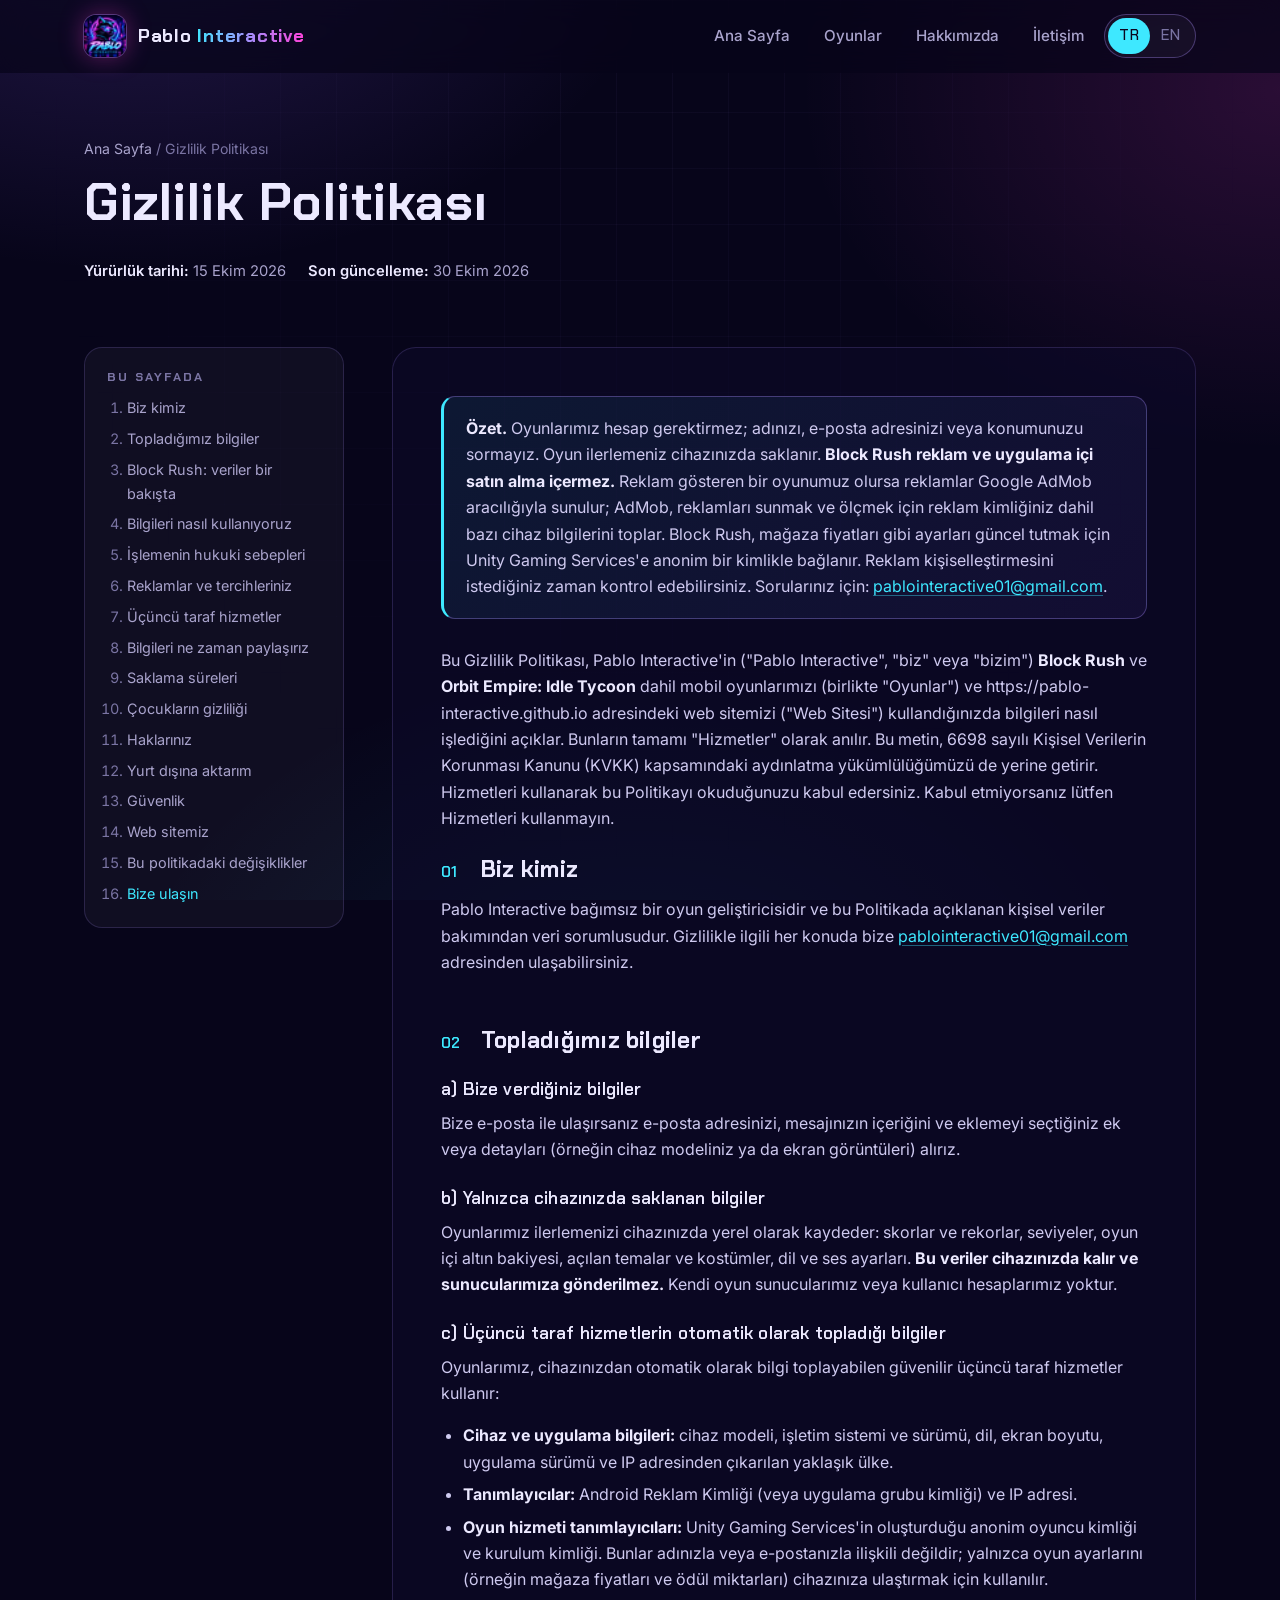
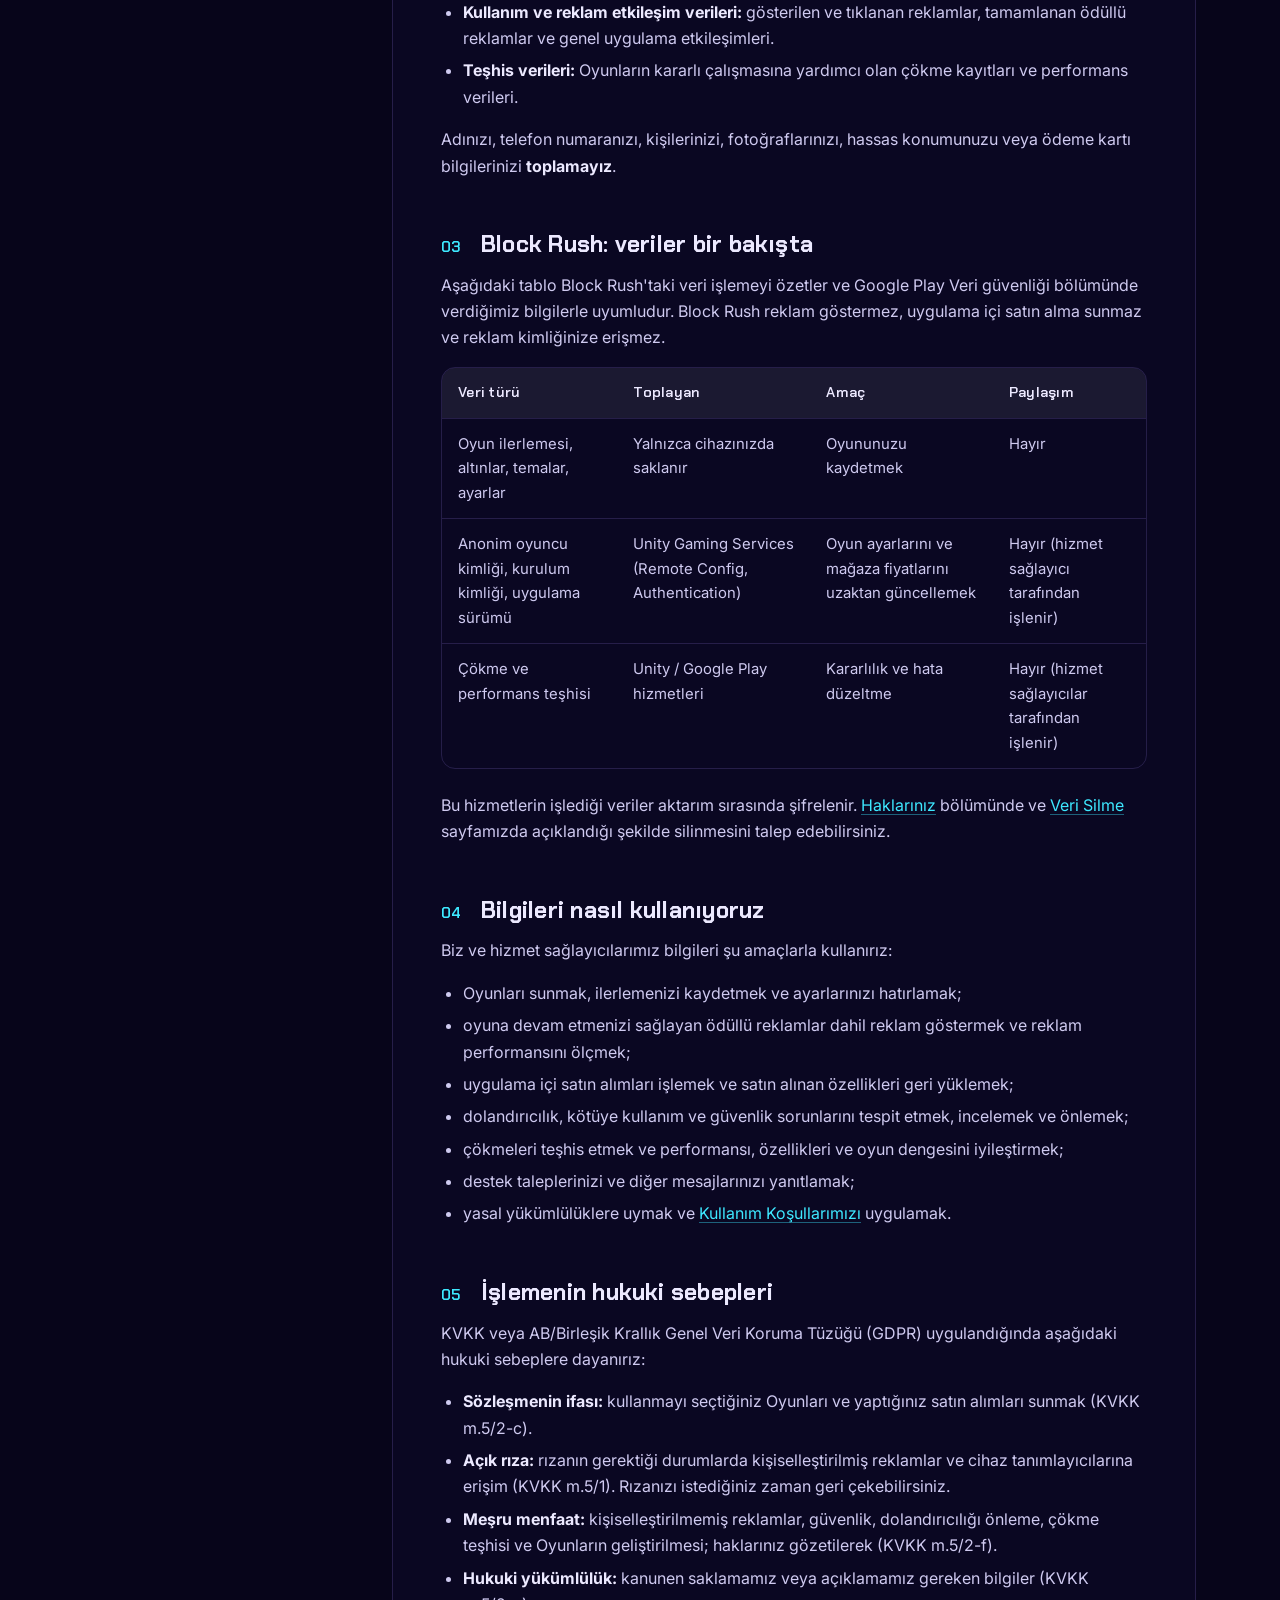
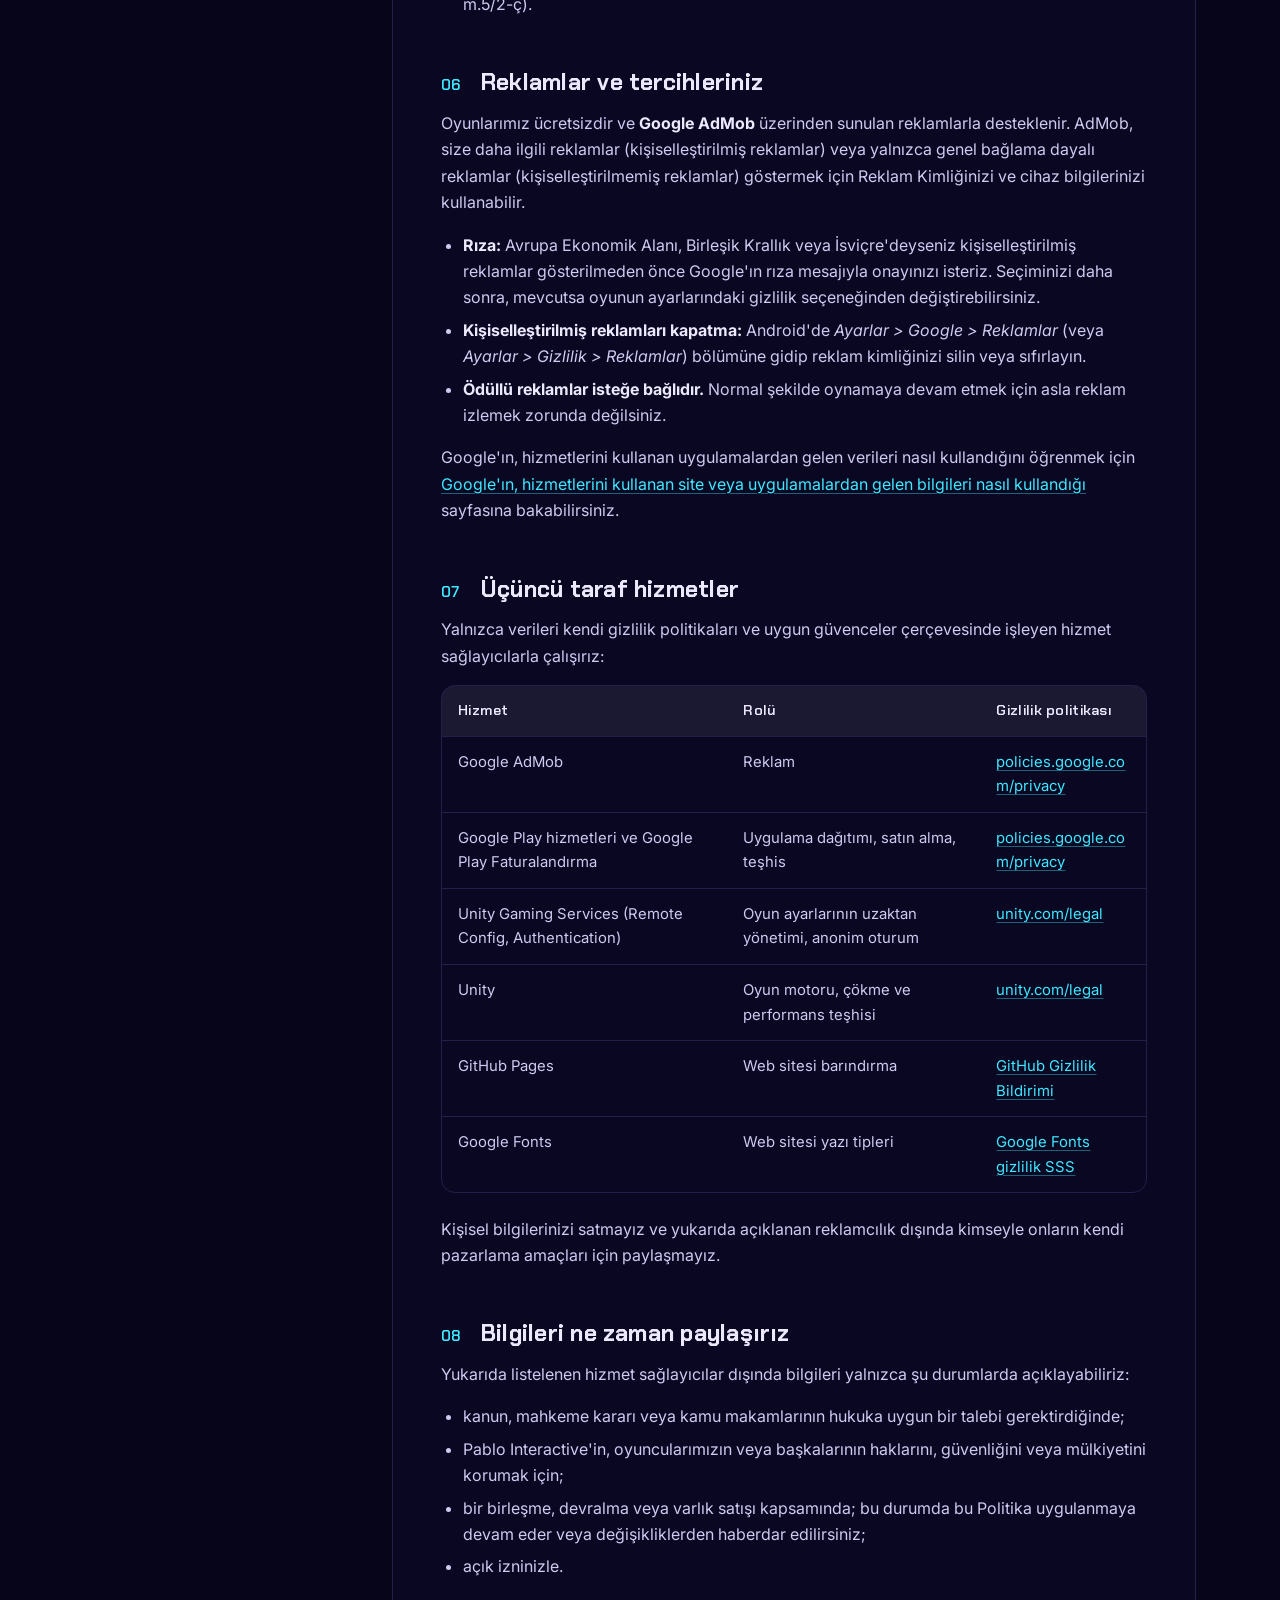
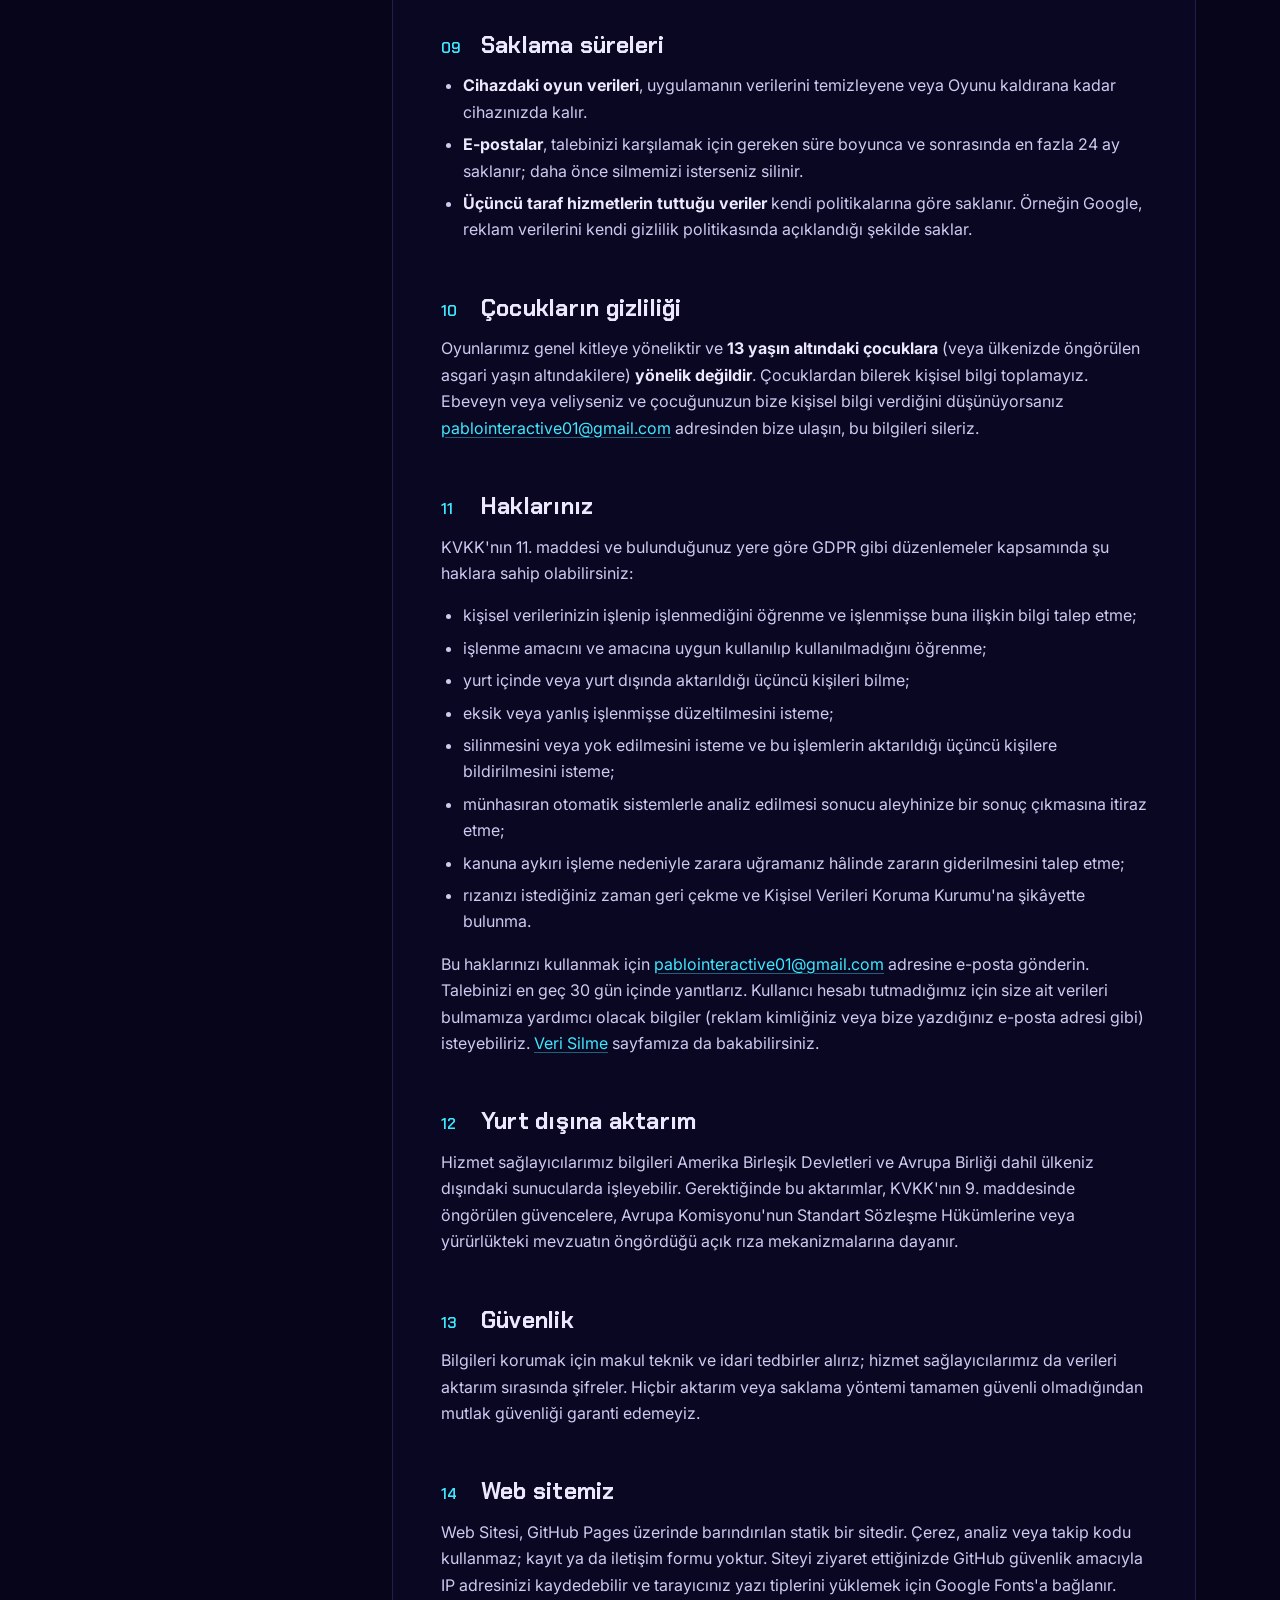
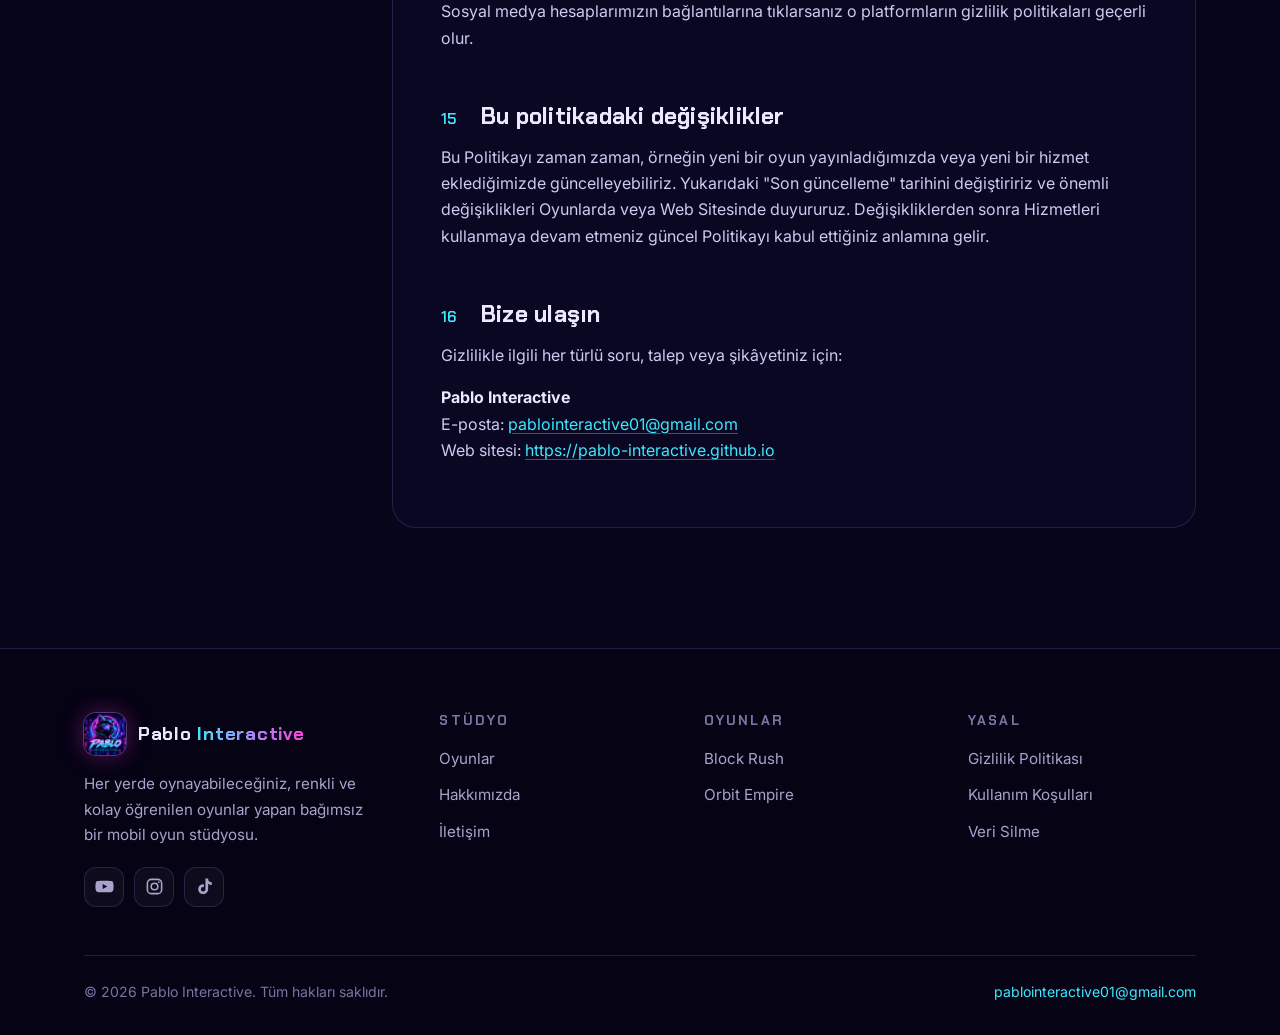
<file: privacy-policy.html>
<!doctype html>
<html lang="tr">
<head>
<meta charset="utf-8">
<meta name="viewport" content="width=device-width, initial-scale=1">
<title>Gizlilik Politikası | Pablo Interactive</title>
<meta name="description" content="Pablo Interactive ve Block Rush dahil oyunlarının bilgileri nasıl topladığı, kullandığı ve koruduğu.">
<meta name="author" content="Pablo Interactive">
<meta name="theme-color" content="#07051a">
<link rel="canonical" href="https://pablo-interactive.github.io/privacy-policy.html">
<link rel="alternate" hreflang="tr" href="https://pablo-interactive.github.io/privacy-policy.html">
<link rel="alternate" hreflang="en" href="https://pablo-interactive.github.io/en/privacy-policy.html">
<link rel="alternate" hreflang="x-default" href="https://pablo-interactive.github.io/privacy-policy.html">
<meta property="og:type" content="website">
<meta property="og:site_name" content="Pablo Interactive">
<meta property="og:locale" content="tr_TR">
<meta property="og:title" content="Gizlilik Politikası | Pablo Interactive">
<meta property="og:description" content="Pablo Interactive ve Block Rush dahil oyunlarının bilgileri nasıl topladığı, kullandığı ve koruduğu.">
<meta property="og:url" content="https://pablo-interactive.github.io/privacy-policy.html">
<meta property="og:image" content="https://pablo-interactive.github.io/img/og-image.jpg">
<meta name="twitter:card" content="summary_large_image">
<meta name="twitter:title" content="Gizlilik Politikası | Pablo Interactive">
<meta name="twitter:description" content="Pablo Interactive ve Block Rush dahil oyunlarının bilgileri nasıl topladığı, kullandığı ve koruduğu.">
<meta name="twitter:image" content="https://pablo-interactive.github.io/img/og-image.jpg">
<link rel="icon" type="image/png" sizes="32x32" href="img/favicon-32.png">
<link rel="apple-touch-icon" href="img/apple-touch-icon.png">
<link rel="manifest" href="site.webmanifest">
<link rel="preconnect" href="https://fonts.googleapis.com">
<link rel="preconnect" href="https://fonts.gstatic.com" crossorigin>
<link href="https://fonts.googleapis.com/css2?family=Chakra+Petch:wght@500;600;700&family=Inter:wght@400;500;600&display=swap" rel="stylesheet">
<link rel="stylesheet" href="css/style.css">
</head>
<body>
<a class="skip-link" href="#main">İçeriğe geç</a>
<header class="site-header">
  <nav class="container nav" aria-label="Ana menü">
    <a class="brand" href="index.html" aria-label="Pablo Interactive ana sayfa">
      <img src="img/favicon-32.png" srcset="img/icon-192.png 2x" width="42" height="42" alt="">
      <span>Pablo <b>Interactive</b></span>
    </a>
    <button class="nav-toggle" type="button" aria-expanded="false" aria-controls="nav-links" aria-label="Menüyü aç"><svg viewBox="0 0 24 24" fill="none" stroke="currentColor" stroke-width="2" stroke-linecap="round" aria-hidden="true"><path d="M4 7h16M4 12h16M4 17h16"/></svg></button>
    <ul class="nav-links" id="nav-links">
      <li><a href="index.html">Ana Sayfa</a></li><li><a href="index.html#games">Oyunlar</a></li><li><a href="index.html#about">Hakkımızda</a></li><li><a href="index.html#contact">İletişim</a></li><li><div class="lang-switch" role="group" aria-label="Dil"><a href="privacy-policy.html" hreflang="tr" lang="tr" aria-current="true">TR</a><a href="en/privacy-policy.html" hreflang="en" lang="en">EN</a></div></li>
    </ul>
  </nav>
</header>
<main id="main">
<section class="page-hero">
  <div class="container">
    <p class="breadcrumb"><a href="index.html">Ana Sayfa</a> / Gizlilik Politikası</p>
    <h1>Gizlilik Politikası</h1>
    <div class="meta-row">
      <span><strong>Yürürlük tarihi:</strong> 15 Ekim 2026</span>
      <span><strong>Son güncelleme:</strong> 30 Ekim 2026</span>
    </div>
  </div>
</section>
<section class="legal">
  <div class="container legal-layout">
    <aside class="toc" aria-label="İçindekiler">
      <h4>Bu sayfada</h4>
      <ol><li><a href="#controller">Biz kimiz</a></li><li><a href="#collect">Topladığımız bilgiler</a></li><li><a href="#block-rush">Block Rush: veriler bir bakışta</a></li><li><a href="#use">Bilgileri nasıl kullanıyoruz</a></li><li><a href="#legal-basis">İşlemenin hukuki sebepleri</a></li><li><a href="#ads">Reklamlar ve tercihleriniz</a></li><li><a href="#third-parties">Üçüncü taraf hizmetler</a></li><li><a href="#sharing">Bilgileri ne zaman paylaşırız</a></li><li><a href="#retention">Saklama süreleri</a></li><li><a href="#children">Çocukların gizliliği</a></li><li><a href="#rights">Haklarınız</a></li><li><a href="#transfers">Yurt dışına aktarım</a></li><li><a href="#security">Güvenlik</a></li><li><a href="#website">Web sitemiz</a></li><li><a href="#changes">Bu politikadaki değişiklikler</a></li><li><a href="#contact">Bize ulaşın</a></li></ol>
    </aside>
    <article class="doc">
      <div class="callout"><p><strong>Özet.</strong> Oyunlarımız hesap gerektirmez; adınızı, e-posta adresinizi veya konumunuzu sormayız. Oyun ilerlemeniz cihazınızda saklanır. <strong>Block Rush reklam ve uygulama içi satın alma içermez.</strong> Reklam gösteren bir oyunumuz olursa reklamlar Google AdMob aracılığıyla sunulur; AdMob, reklamları sunmak ve ölçmek için reklam kimliğiniz dahil bazı cihaz bilgilerini toplar. Block Rush, mağaza fiyatları gibi ayarları güncel tutmak için Unity Gaming Services'e anonim bir kimlikle bağlanır. Reklam kişiselleştirmesini istediğiniz zaman kontrol edebilirsiniz. Sorularınız için: <a href="mailto:pablointeractive01@gmail.com">pablointeractive01@gmail.com</a>.</p></div>
<p>Bu Gizlilik Politikası, Pablo Interactive'in ("Pablo Interactive", "biz" veya "bizim") <strong>Block Rush</strong> ve <strong>Orbit Empire: Idle Tycoon</strong> dahil mobil oyunlarımızı (birlikte "Oyunlar") ve https://pablo-interactive.github.io adresindeki web sitemizi ("Web Sitesi") kullandığınızda bilgileri nasıl işlediğini açıklar. Bunların tamamı "Hizmetler" olarak anılır. Bu metin, 6698 sayılı Kişisel Verilerin Korunması Kanunu (KVKK) kapsamındaki aydınlatma yükümlülüğümüzü de yerine getirir. Hizmetleri kullanarak bu Politikayı okuduğunuzu kabul edersiniz. Kabul etmiyorsanız lütfen Hizmetleri kullanmayın.</p>
      <h2 id="controller"><span class="num">01</span>Biz kimiz</h2>
<p>Pablo Interactive bağımsız bir oyun geliştiricisidir ve bu Politikada açıklanan kişisel veriler bakımından veri sorumlusudur. Gizlilikle ilgili her konuda bize <a href="mailto:pablointeractive01@gmail.com">pablointeractive01@gmail.com</a> adresinden ulaşabilirsiniz.</p>
<h2 id="collect"><span class="num">02</span>Topladığımız bilgiler</h2>
<h3>a) Bize verdiğiniz bilgiler</h3>
<p>Bize e-posta ile ulaşırsanız e-posta adresinizi, mesajınızın içeriğini ve eklemeyi seçtiğiniz ek veya detayları (örneğin cihaz modeliniz ya da ekran görüntüleri) alırız.</p>
<h3>b) Yalnızca cihazınızda saklanan bilgiler</h3>
<p>Oyunlarımız ilerlemenizi cihazınızda yerel olarak kaydeder: skorlar ve rekorlar, seviyeler, oyun içi altın bakiyesi, açılan temalar ve kostümler, dil ve ses ayarları. <strong>Bu veriler cihazınızda kalır ve sunucularımıza gönderilmez.</strong> Kendi oyun sunucularımız veya kullanıcı hesaplarımız yoktur.</p>
<h3>c) Üçüncü taraf hizmetlerin otomatik olarak topladığı bilgiler</h3>
<p>Oyunlarımız, cihazınızdan otomatik olarak bilgi toplayabilen güvenilir üçüncü taraf hizmetler kullanır:</p>
<ul>
  <li><strong>Cihaz ve uygulama bilgileri:</strong> cihaz modeli, işletim sistemi ve sürümü, dil, ekran boyutu, uygulama sürümü ve IP adresinden çıkarılan yaklaşık ülke.</li>
  <li><strong>Tanımlayıcılar:</strong> Android Reklam Kimliği (veya uygulama grubu kimliği) ve IP adresi.</li>
  <li><strong>Oyun hizmeti tanımlayıcıları:</strong> Unity Gaming Services'in oluşturduğu anonim oyuncu kimliği ve kurulum kimliği. Bunlar adınızla veya e-postanızla ilişkili değildir; yalnızca oyun ayarlarını (örneğin mağaza fiyatları ve ödül miktarları) cihazınıza ulaştırmak için kullanılır.</li>
  <li><strong>Kullanım ve reklam etkileşim verileri:</strong> gösterilen ve tıklanan reklamlar, tamamlanan ödüllü reklamlar ve genel uygulama etkileşimleri.</li>
  <li><strong>Teşhis verileri:</strong> Oyunların kararlı çalışmasına yardımcı olan çökme kayıtları ve performans verileri.</li>
</ul>
<p>Adınızı, telefon numaranızı, kişilerinizi, fotoğraflarınızı, hassas konumunuzu veya ödeme kartı bilgilerinizi <strong>toplamayız</strong>.</p>
<h2 id="block-rush"><span class="num">03</span>Block Rush: veriler bir bakışta</h2>
<p>Aşağıdaki tablo Block Rush'taki veri işlemeyi özetler ve Google Play Veri güvenliği bölümünde verdiğimiz bilgilerle uyumludur. Block Rush reklam göstermez, uygulama içi satın alma sunmaz ve reklam kimliğinize erişmez.</p>
<div class="table-wrap"><table>
<thead><tr><th>Veri türü</th><th>Toplayan</th><th>Amaç</th><th>Paylaşım</th></tr></thead>
<tbody>
<tr><td>Oyun ilerlemesi, altınlar, temalar, ayarlar</td><td>Yalnızca cihazınızda saklanır</td><td>Oyununuzu kaydetmek</td><td>Hayır</td></tr>
<tr><td>Anonim oyuncu kimliği, kurulum kimliği, uygulama sürümü</td><td>Unity Gaming Services (Remote Config, Authentication)</td><td>Oyun ayarlarını ve mağaza fiyatlarını uzaktan güncellemek</td><td>Hayır (hizmet sağlayıcı tarafından işlenir)</td></tr>
<tr><td>Çökme ve performans teşhisi</td><td>Unity / Google Play hizmetleri</td><td>Kararlılık ve hata düzeltme</td><td>Hayır (hizmet sağlayıcılar tarafından işlenir)</td></tr>
</tbody></table></div>
<p>Bu hizmetlerin işlediği veriler aktarım sırasında şifrelenir. <a href="#rights">Haklarınız</a> bölümünde ve <a href="data-deletion.html">Veri Silme</a> sayfamızda açıklandığı şekilde silinmesini talep edebilirsiniz.</p>
<h2 id="use"><span class="num">04</span>Bilgileri nasıl kullanıyoruz</h2>
<p>Biz ve hizmet sağlayıcılarımız bilgileri şu amaçlarla kullanırız:</p>
<ul>
  <li>Oyunları sunmak, ilerlemenizi kaydetmek ve ayarlarınızı hatırlamak;</li>
  <li>oyuna devam etmenizi sağlayan ödüllü reklamlar dahil reklam göstermek ve reklam performansını ölçmek;</li>
  <li>uygulama içi satın alımları işlemek ve satın alınan özellikleri geri yüklemek;</li>
  <li>dolandırıcılık, kötüye kullanım ve güvenlik sorunlarını tespit etmek, incelemek ve önlemek;</li>
  <li>çökmeleri teşhis etmek ve performansı, özellikleri ve oyun dengesini iyileştirmek;</li>
  <li>destek taleplerinizi ve diğer mesajlarınızı yanıtlamak;</li>
  <li>yasal yükümlülüklere uymak ve <a href="terms.html">Kullanım Koşullarımızı</a> uygulamak.</li>
</ul>
<h2 id="legal-basis"><span class="num">05</span>İşlemenin hukuki sebepleri</h2>
<p>KVKK veya AB/Birleşik Krallık Genel Veri Koruma Tüzüğü (GDPR) uygulandığında aşağıdaki hukuki sebeplere dayanırız:</p>
<ul>
  <li><strong>Sözleşmenin ifası:</strong> kullanmayı seçtiğiniz Oyunları ve yaptığınız satın alımları sunmak (KVKK m.5/2-c).</li>
  <li><strong>Açık rıza:</strong> rızanın gerektiği durumlarda kişiselleştirilmiş reklamlar ve cihaz tanımlayıcılarına erişim (KVKK m.5/1). Rızanızı istediğiniz zaman geri çekebilirsiniz.</li>
  <li><strong>Meşru menfaat:</strong> kişiselleştirilmemiş reklamlar, güvenlik, dolandırıcılığı önleme, çökme teşhisi ve Oyunların geliştirilmesi; haklarınız gözetilerek (KVKK m.5/2-f).</li>
  <li><strong>Hukuki yükümlülük:</strong> kanunen saklamamız veya açıklamamız gereken bilgiler (KVKK m.5/2-ç).</li>
</ul>
<h2 id="ads"><span class="num">06</span>Reklamlar ve tercihleriniz</h2>
<p>Oyunlarımız ücretsizdir ve <strong>Google AdMob</strong> üzerinden sunulan reklamlarla desteklenir. AdMob, size daha ilgili reklamlar (kişiselleştirilmiş reklamlar) veya yalnızca genel bağlama dayalı reklamlar (kişiselleştirilmemiş reklamlar) göstermek için Reklam Kimliğinizi ve cihaz bilgilerinizi kullanabilir.</p>
<ul>
  <li><strong>Rıza:</strong> Avrupa Ekonomik Alanı, Birleşik Krallık veya İsviçre'deyseniz kişiselleştirilmiş reklamlar gösterilmeden önce Google'ın rıza mesajıyla onayınızı isteriz. Seçiminizi daha sonra, mevcutsa oyunun ayarlarındaki gizlilik seçeneğinden değiştirebilirsiniz.</li>
  <li><strong>Kişiselleştirilmiş reklamları kapatma:</strong> Android'de <em>Ayarlar &gt; Google &gt; Reklamlar</em> (veya <em>Ayarlar &gt; Gizlilik &gt; Reklamlar</em>) bölümüne gidip reklam kimliğinizi silin veya sıfırlayın.</li>
  <li><strong>Ödüllü reklamlar isteğe bağlıdır.</strong> Normal şekilde oynamaya devam etmek için asla reklam izlemek zorunda değilsiniz.</li>
</ul>
<p>Google'ın, hizmetlerini kullanan uygulamalardan gelen verileri nasıl kullandığını öğrenmek için <a href="https://policies.google.com/technologies/partner-sites?hl=tr" target="_blank" rel="noopener">Google'ın, hizmetlerini kullanan site veya uygulamalardan gelen bilgileri nasıl kullandığı</a> sayfasına bakabilirsiniz.</p>
<h2 id="third-parties"><span class="num">07</span>Üçüncü taraf hizmetler</h2>
<p>Yalnızca verileri kendi gizlilik politikaları ve uygun güvenceler çerçevesinde işleyen hizmet sağlayıcılarla çalışırız:</p>
<div class="table-wrap"><table>
<thead><tr><th>Hizmet</th><th>Rolü</th><th>Gizlilik politikası</th></tr></thead>
<tbody>
<tr><td>Google AdMob</td><td>Reklam</td><td><a href="https://policies.google.com/privacy?hl=tr" target="_blank" rel="noopener">policies.google.com/privacy</a></td></tr>
<tr><td>Google Play hizmetleri ve Google Play Faturalandırma</td><td>Uygulama dağıtımı, satın alma, teşhis</td><td><a href="https://policies.google.com/privacy?hl=tr" target="_blank" rel="noopener">policies.google.com/privacy</a></td></tr>
<tr><td>Unity Gaming Services (Remote Config, Authentication)</td><td>Oyun ayarlarının uzaktan yönetimi, anonim oturum</td><td><a href="https://unity.com/legal/game-player-and-app-user-privacy-policy" target="_blank" rel="noopener">unity.com/legal</a></td></tr>
<tr><td>Unity</td><td>Oyun motoru, çökme ve performans teşhisi</td><td><a href="https://unity.com/legal/game-player-and-app-user-privacy-policy" target="_blank" rel="noopener">unity.com/legal</a></td></tr>
<tr><td>GitHub Pages</td><td>Web sitesi barındırma</td><td><a href="https://docs.github.com/en/site-policy/privacy-policies/github-general-privacy-statement" target="_blank" rel="noopener">GitHub Gizlilik Bildirimi</a></td></tr>
<tr><td>Google Fonts</td><td>Web sitesi yazı tipleri</td><td><a href="https://developers.google.com/fonts/faq/privacy" target="_blank" rel="noopener">Google Fonts gizlilik SSS</a></td></tr>
</tbody></table></div>
<p>Kişisel bilgilerinizi satmayız ve yukarıda açıklanan reklamcılık dışında kimseyle onların kendi pazarlama amaçları için paylaşmayız.</p>
<h2 id="sharing"><span class="num">08</span>Bilgileri ne zaman paylaşırız</h2>
<p>Yukarıda listelenen hizmet sağlayıcılar dışında bilgileri yalnızca şu durumlarda açıklayabiliriz:</p>
<ul>
  <li>kanun, mahkeme kararı veya kamu makamlarının hukuka uygun bir talebi gerektirdiğinde;</li>
  <li>Pablo Interactive'in, oyuncularımızın veya başkalarının haklarını, güvenliğini veya mülkiyetini korumak için;</li>
  <li>bir birleşme, devralma veya varlık satışı kapsamında; bu durumda bu Politika uygulanmaya devam eder veya değişikliklerden haberdar edilirsiniz;</li>
  <li>açık izninizle.</li>
</ul>
<h2 id="retention"><span class="num">09</span>Saklama süreleri</h2>
<ul>
  <li><strong>Cihazdaki oyun verileri</strong>, uygulamanın verilerini temizleyene veya Oyunu kaldırana kadar cihazınızda kalır.</li>
  <li><strong>E-postalar</strong>, talebinizi karşılamak için gereken süre boyunca ve sonrasında en fazla 24 ay saklanır; daha önce silmemizi isterseniz silinir.</li>
  <li><strong>Üçüncü taraf hizmetlerin tuttuğu veriler</strong> kendi politikalarına göre saklanır. Örneğin Google, reklam verilerini kendi gizlilik politikasında açıklandığı şekilde saklar.</li>
</ul>
<h2 id="children"><span class="num">10</span>Çocukların gizliliği</h2>
<p>Oyunlarımız genel kitleye yöneliktir ve <strong>13 yaşın altındaki çocuklara</strong> (veya ülkenizde öngörülen asgari yaşın altındakilere) <strong>yönelik değildir</strong>. Çocuklardan bilerek kişisel bilgi toplamayız. Ebeveyn veya veliyseniz ve çocuğunuzun bize kişisel bilgi verdiğini düşünüyorsanız <a href="mailto:pablointeractive01@gmail.com">pablointeractive01@gmail.com</a> adresinden bize ulaşın, bu bilgileri sileriz.</p>
<h2 id="rights"><span class="num">11</span>Haklarınız</h2>
<p>KVKK'nın 11. maddesi ve bulunduğunuz yere göre GDPR gibi düzenlemeler kapsamında şu haklara sahip olabilirsiniz:</p>
<ul>
  <li>kişisel verilerinizin işlenip işlenmediğini öğrenme ve işlenmişse buna ilişkin bilgi talep etme;</li>
  <li>işlenme amacını ve amacına uygun kullanılıp kullanılmadığını öğrenme;</li>
  <li>yurt içinde veya yurt dışında aktarıldığı üçüncü kişileri bilme;</li>
  <li>eksik veya yanlış işlenmişse düzeltilmesini isteme;</li>
  <li>silinmesini veya yok edilmesini isteme ve bu işlemlerin aktarıldığı üçüncü kişilere bildirilmesini isteme;</li>
  <li>münhasıran otomatik sistemlerle analiz edilmesi sonucu aleyhinize bir sonuç çıkmasına itiraz etme;</li>
  <li>kanuna aykırı işleme nedeniyle zarara uğramanız hâlinde zararın giderilmesini talep etme;</li>
  <li>rızanızı istediğiniz zaman geri çekme ve Kişisel Verileri Koruma Kurumu'na şikâyette bulunma.</li>
</ul>
<p>Bu haklarınızı kullanmak için <a href="mailto:pablointeractive01@gmail.com">pablointeractive01@gmail.com</a> adresine e-posta gönderin. Talebinizi en geç 30 gün içinde yanıtlarız. Kullanıcı hesabı tutmadığımız için size ait verileri bulmamıza yardımcı olacak bilgiler (reklam kimliğiniz veya bize yazdığınız e-posta adresi gibi) isteyebiliriz. <a href="data-deletion.html">Veri Silme</a> sayfamıza da bakabilirsiniz.</p>
<h2 id="transfers"><span class="num">12</span>Yurt dışına aktarım</h2>
<p>Hizmet sağlayıcılarımız bilgileri Amerika Birleşik Devletleri ve Avrupa Birliği dahil ülkeniz dışındaki sunucularda işleyebilir. Gerektiğinde bu aktarımlar, KVKK'nın 9. maddesinde öngörülen güvencelere, Avrupa Komisyonu'nun Standart Sözleşme Hükümlerine veya yürürlükteki mevzuatın öngördüğü açık rıza mekanizmalarına dayanır.</p>
<h2 id="security"><span class="num">13</span>Güvenlik</h2>
<p>Bilgileri korumak için makul teknik ve idari tedbirler alırız; hizmet sağlayıcılarımız da verileri aktarım sırasında şifreler. Hiçbir aktarım veya saklama yöntemi tamamen güvenli olmadığından mutlak güvenliği garanti edemeyiz.</p>
<h2 id="website"><span class="num">14</span>Web sitemiz</h2>
<p>Web Sitesi, GitHub Pages üzerinde barındırılan statik bir sitedir. Çerez, analiz veya takip kodu kullanmaz; kayıt ya da iletişim formu yoktur. Siteyi ziyaret ettiğinizde GitHub güvenlik amacıyla IP adresinizi kaydedebilir ve tarayıcınız yazı tiplerini yüklemek için Google Fonts'a bağlanır. Sosyal medya hesaplarımızın bağlantılarına tıklarsanız o platformların gizlilik politikaları geçerli olur.</p>
<h2 id="changes"><span class="num">15</span>Bu politikadaki değişiklikler</h2>
<p>Bu Politikayı zaman zaman, örneğin yeni bir oyun yayınladığımızda veya yeni bir hizmet eklediğimizde güncelleyebiliriz. Yukarıdaki "Son güncelleme" tarihini değiştiririz ve önemli değişiklikleri Oyunlarda veya Web Sitesinde duyururuz. Değişikliklerden sonra Hizmetleri kullanmaya devam etmeniz güncel Politikayı kabul ettiğiniz anlamına gelir.</p>
<h2 id="contact"><span class="num">16</span>Bize ulaşın</h2>
<p>Gizlilikle ilgili her türlü soru, talep veya şikâyetiniz için:</p>
<p><strong>Pablo Interactive</strong><br>E-posta: <a href="mailto:pablointeractive01@gmail.com">pablointeractive01@gmail.com</a><br>Web sitesi: <a href="https://pablo-interactive.github.io/">https://pablo-interactive.github.io</a></p>

    </article>
  </div>
</section>
</main>
<footer class="site-footer">
  <div class="container">
    <div class="footer-grid">
      <div class="footer-brand">
        <a class="brand" href="index.html">
          <img src="img/favicon-32.png" srcset="img/icon-192.png 2x" width="42" height="42" alt="">
          <span>Pablo <b>Interactive</b></span>
        </a>
        <p>Her yerde oynayabileceğiniz, renkli ve kolay öğrenilen oyunlar yapan bağımsız bir mobil oyun stüdyosu.</p>
        <div class="social-icons">
  <a href="https://www.youtube.com/channel/UC-VvONWJP3U7k78azxqZC6A" target="_blank" rel="noopener" aria-label="YouTube hesabımız"><svg viewBox="0 0 24 24" fill="currentColor" aria-hidden="true"><path d="M23 7.2a3 3 0 0 0-2.1-2.1C19 4.6 12 4.6 12 4.6s-7 0-8.9.5A3 3 0 0 0 1 7.2 31 31 0 0 0 .5 12 31 31 0 0 0 1 16.8a3 3 0 0 0 2.1 2.1c1.9.5 8.9.5 8.9.5s7 0 8.9-.5a3 3 0 0 0 2.1-2.1 31 31 0 0 0 .5-4.8 31 31 0 0 0-.5-4.8ZM9.7 15.1V8.9l5.8 3.1-5.8 3.1Z"/></svg></a>
  <a href="https://www.instagram.com/pablointeractive" target="_blank" rel="noopener" aria-label="Instagram hesabımız"><svg viewBox="0 0 24 24" fill="none" stroke="currentColor" stroke-width="2" aria-hidden="true"><rect x="3" y="3" width="18" height="18" rx="5"/><circle cx="12" cy="12" r="4.2"/><circle cx="17.4" cy="6.6" r="1.1" fill="currentColor" stroke="none"/></svg></a>
  <a href="https://www.tiktok.com/@pablointeractive" target="_blank" rel="noopener" aria-label="TikTok hesabımız"><svg viewBox="0 0 24 24" fill="currentColor" aria-hidden="true"><path d="M16.6 2h-3.4v13.4a2.9 2.9 0 1 1-2.9-2.9c.3 0 .6 0 .9.1V9.1a6.3 6.3 0 1 0 5.4 6.3V8.6a8 8 0 0 0 4.6 1.5V6.7a4.6 4.6 0 0 1-4.6-4.7Z"/></svg></a>
</div>
      </div>
      <div>
        <h4>Stüdyo</h4>
        <ul>
          <li><a href="index.html#games">Oyunlar</a></li>
          <li><a href="index.html#about">Hakkımızda</a></li>
          <li><a href="index.html#contact">İletişim</a></li>
        </ul>
      </div>
      <div>
        <h4>Oyunlar</h4>
        <ul>
          <li><a href="block-rush.html">Block Rush</a></li>
          <li><a href="orbit-empire.html">Orbit Empire</a></li>
        </ul>
      </div>
      <div>
        <h4>Yasal</h4>
        <ul>
          <li><a href="privacy-policy.html">Gizlilik Politikası</a></li>
          <li><a href="terms.html">Kullanım Koşulları</a></li>
          <li><a href="data-deletion.html">Veri Silme</a></li>
        </ul>
      </div>
    </div>
    <div class="footer-bottom">
      <span>&copy; <span data-year>2026</span> Pablo Interactive. Tüm hakları saklıdır.</span>
      <a href="mailto:pablointeractive01@gmail.com">pablointeractive01@gmail.com</a>
    </div>
  </div>
</footer>
<script src="js/main.js" defer></script>
</body>
</html>
</file>
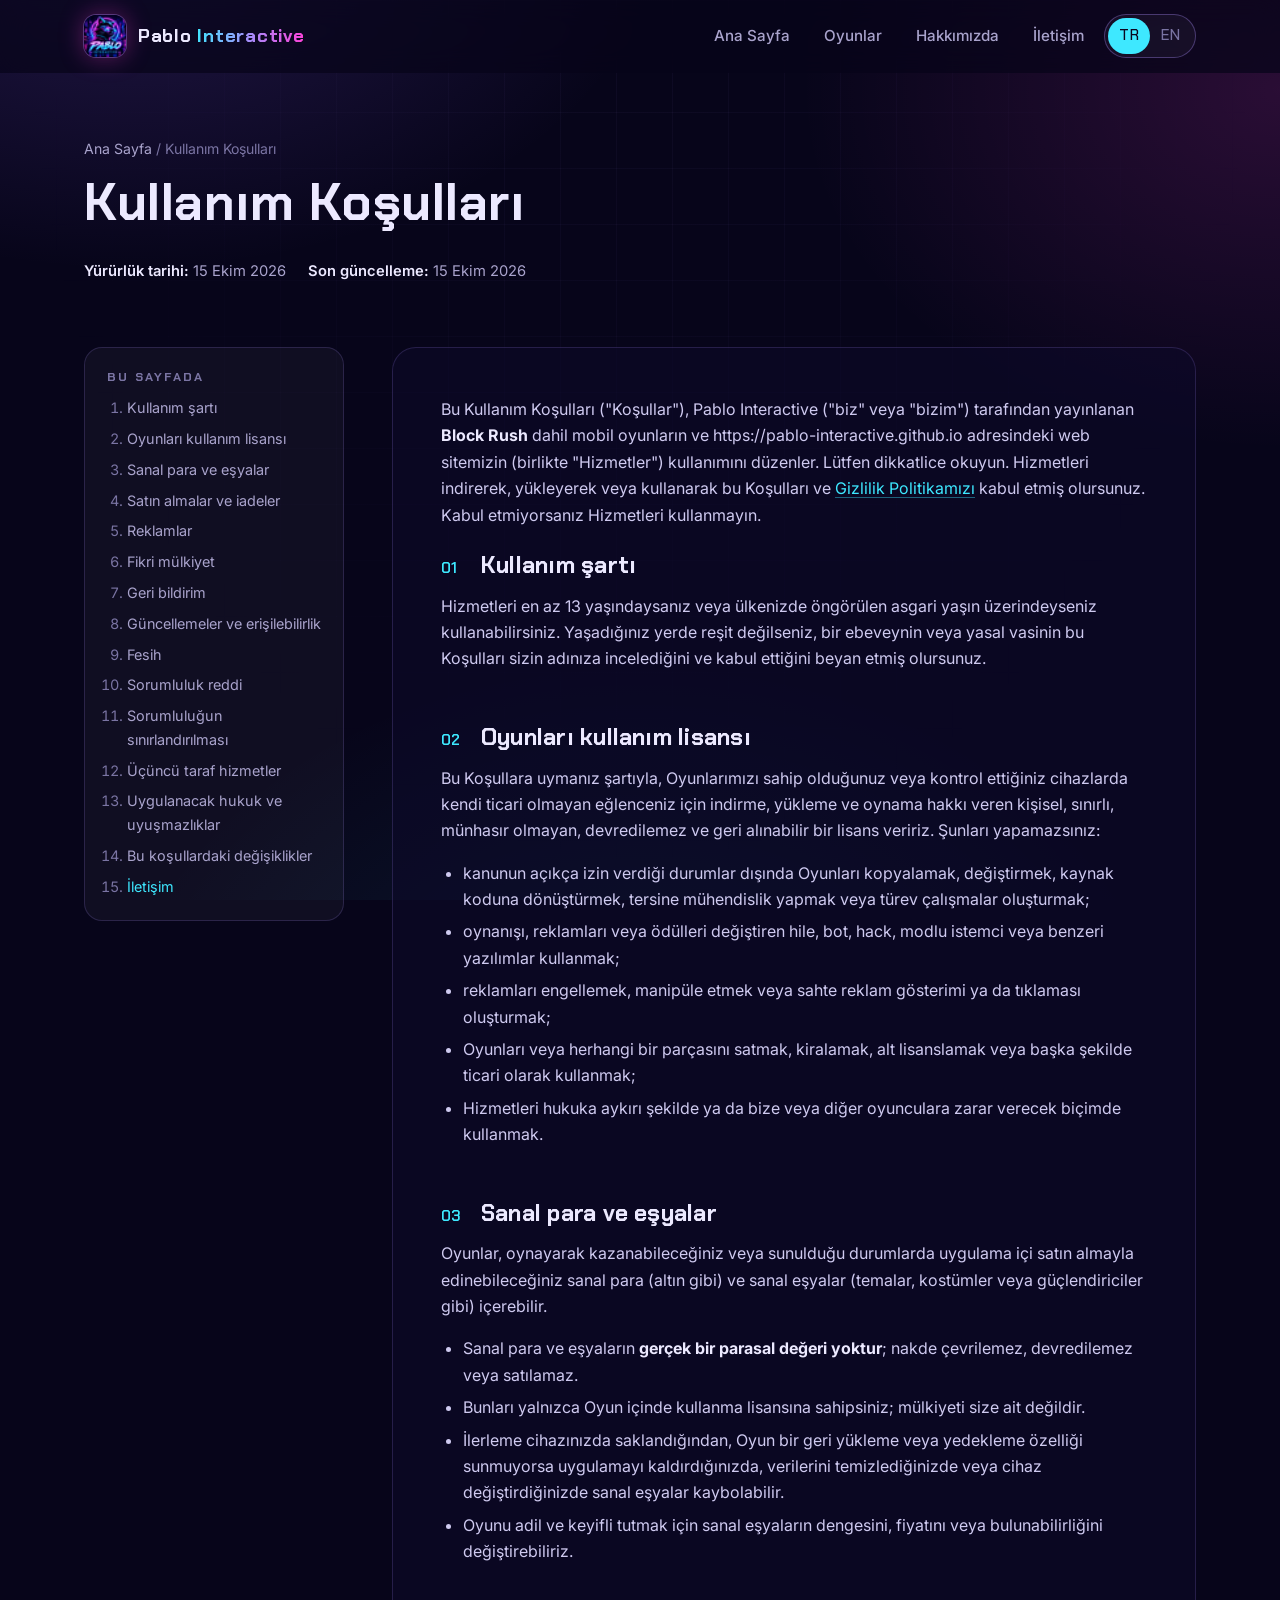
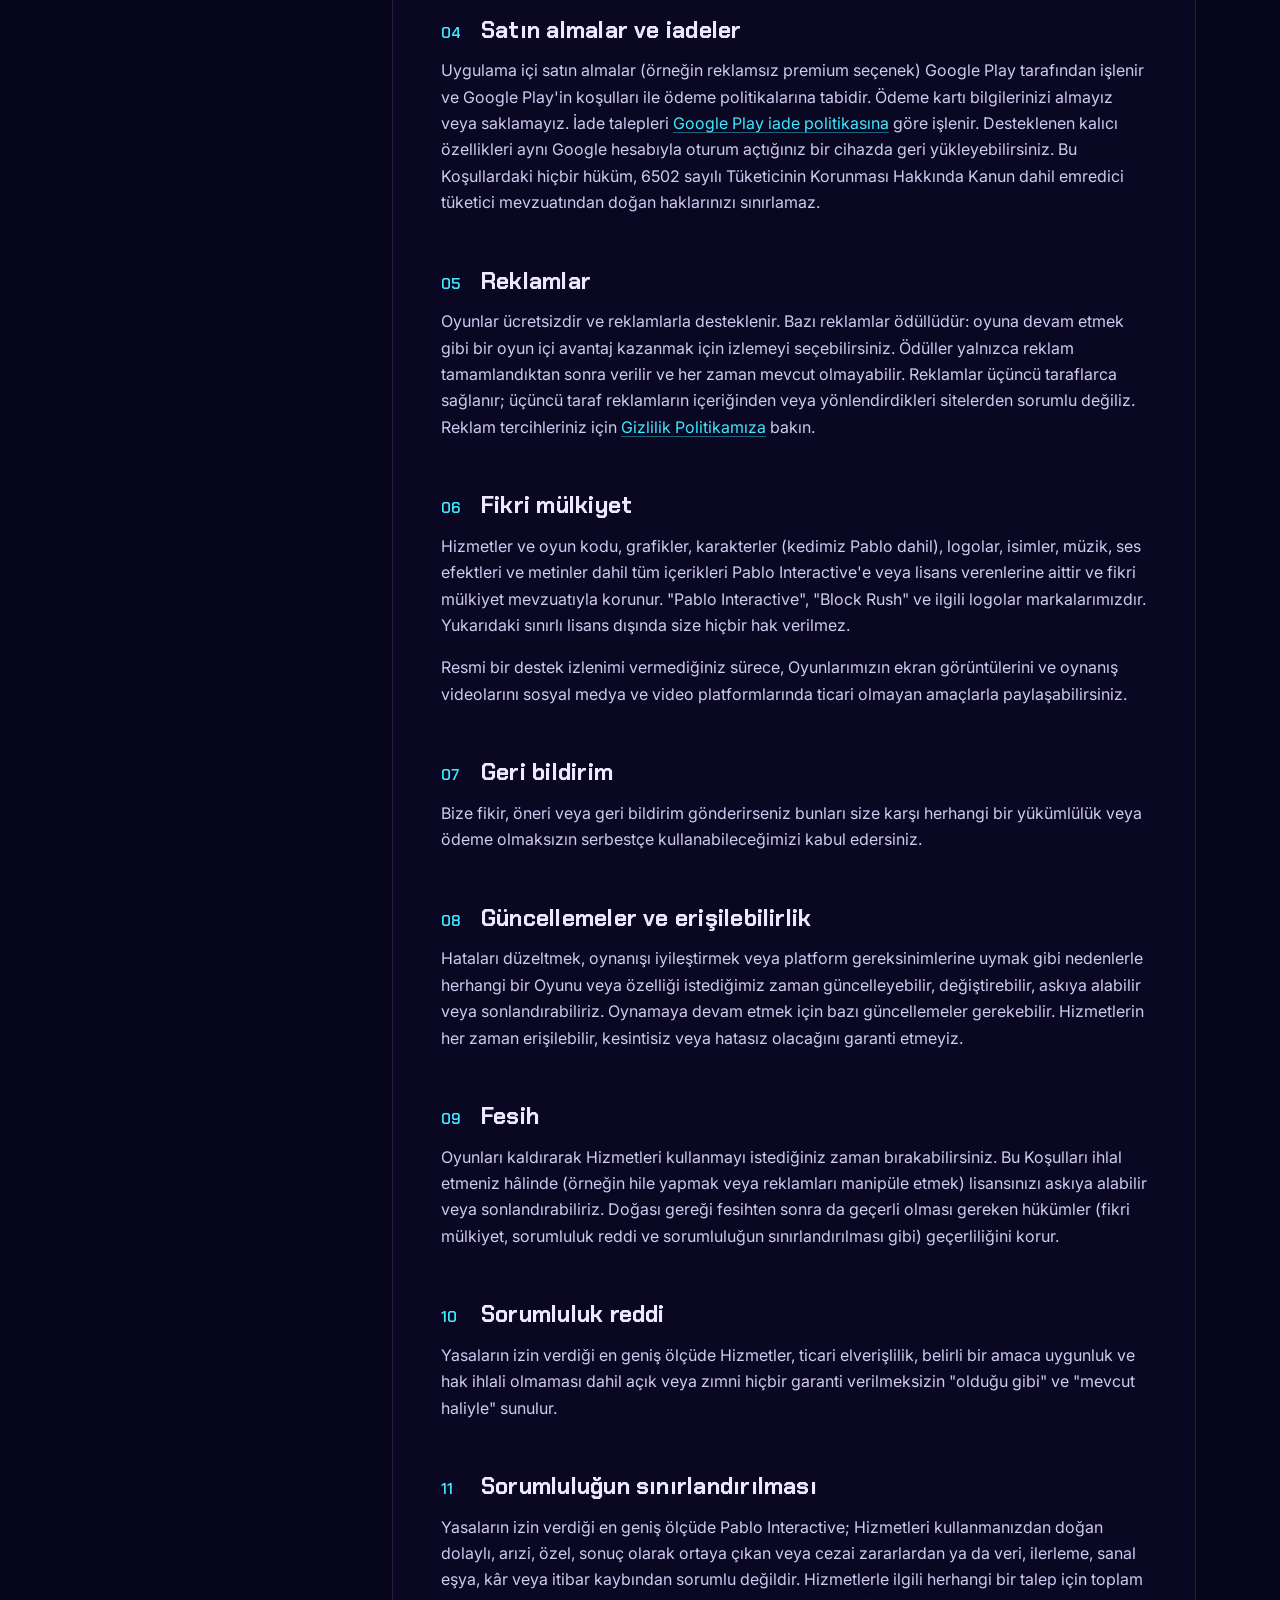
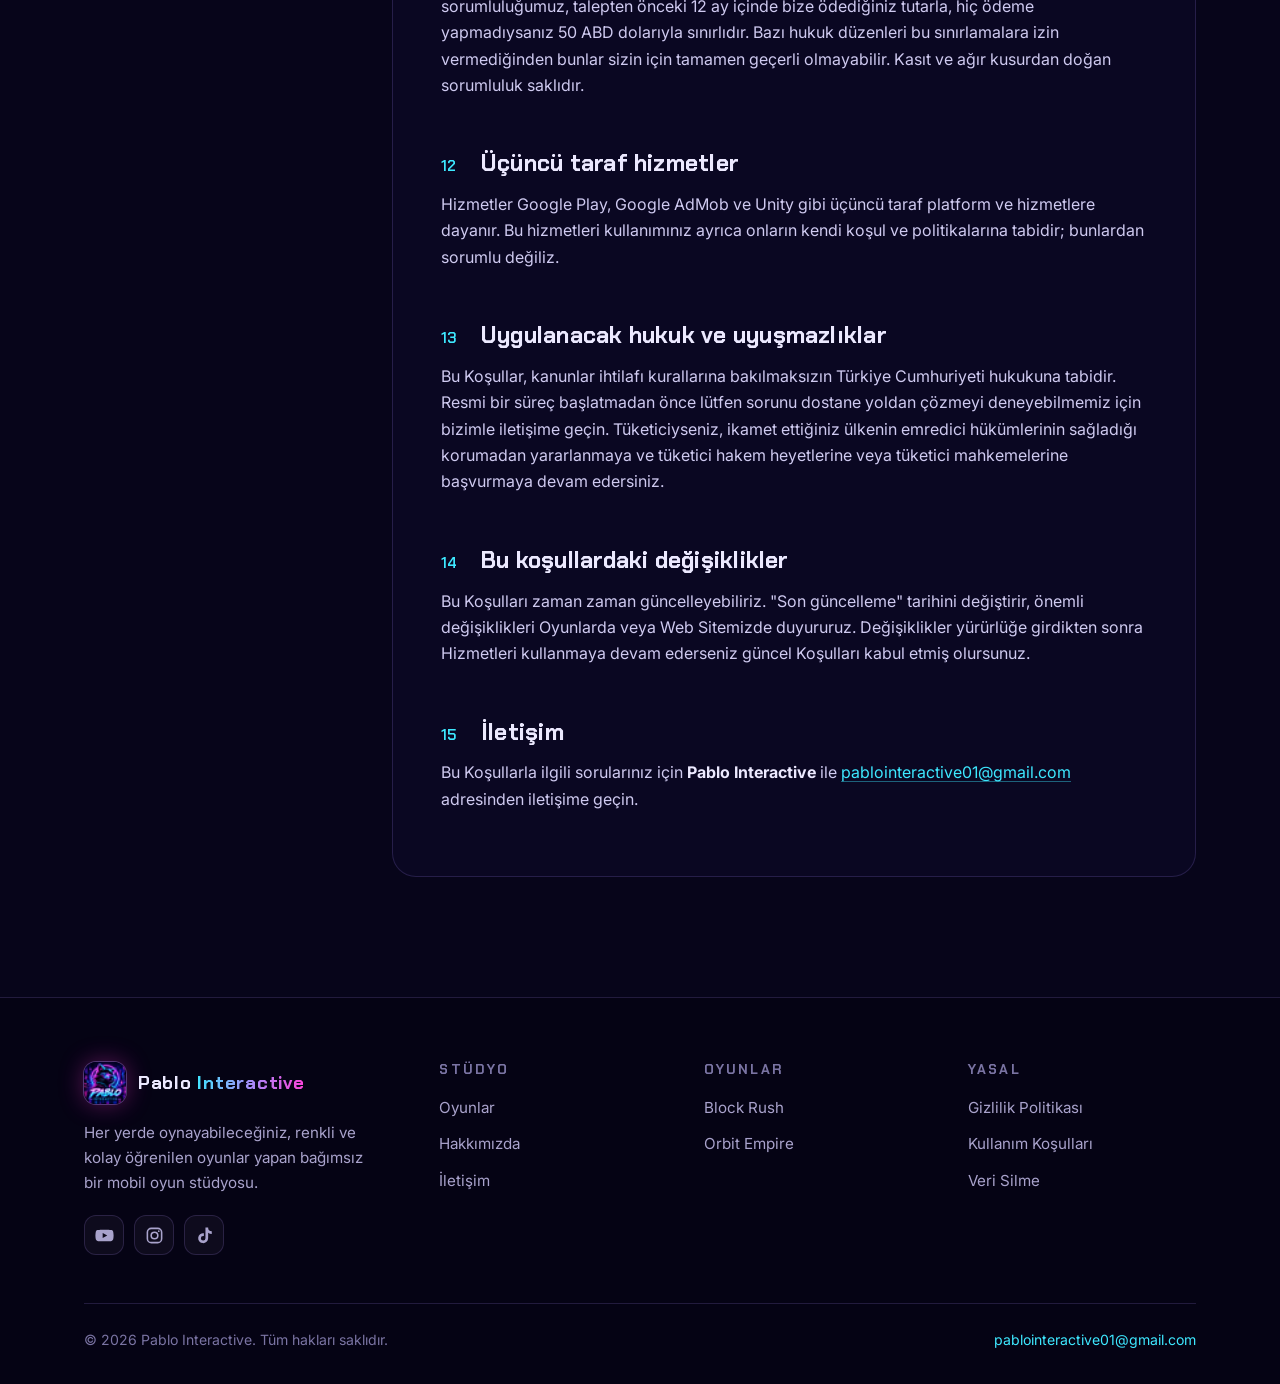
<file: terms.html>
<!doctype html>
<html lang="tr">
<head>
<meta charset="utf-8">
<meta name="viewport" content="width=device-width, initial-scale=1">
<title>Kullanım Koşulları | Pablo Interactive</title>
<meta name="description" content="Pablo Interactive tarafından yayınlanan Block Rush dahil oyunların kullanım koşulları.">
<meta name="author" content="Pablo Interactive">
<meta name="theme-color" content="#07051a">
<link rel="canonical" href="https://pablo-interactive.github.io/terms.html">
<link rel="alternate" hreflang="tr" href="https://pablo-interactive.github.io/terms.html">
<link rel="alternate" hreflang="en" href="https://pablo-interactive.github.io/en/terms.html">
<link rel="alternate" hreflang="x-default" href="https://pablo-interactive.github.io/terms.html">
<meta property="og:type" content="website">
<meta property="og:site_name" content="Pablo Interactive">
<meta property="og:locale" content="tr_TR">
<meta property="og:title" content="Kullanım Koşulları | Pablo Interactive">
<meta property="og:description" content="Pablo Interactive tarafından yayınlanan Block Rush dahil oyunların kullanım koşulları.">
<meta property="og:url" content="https://pablo-interactive.github.io/terms.html">
<meta property="og:image" content="https://pablo-interactive.github.io/img/og-image.jpg">
<meta name="twitter:card" content="summary_large_image">
<meta name="twitter:title" content="Kullanım Koşulları | Pablo Interactive">
<meta name="twitter:description" content="Pablo Interactive tarafından yayınlanan Block Rush dahil oyunların kullanım koşulları.">
<meta name="twitter:image" content="https://pablo-interactive.github.io/img/og-image.jpg">
<link rel="icon" type="image/png" sizes="32x32" href="img/favicon-32.png">
<link rel="apple-touch-icon" href="img/apple-touch-icon.png">
<link rel="manifest" href="site.webmanifest">
<link rel="preconnect" href="https://fonts.googleapis.com">
<link rel="preconnect" href="https://fonts.gstatic.com" crossorigin>
<link href="https://fonts.googleapis.com/css2?family=Chakra+Petch:wght@500;600;700&family=Inter:wght@400;500;600&display=swap" rel="stylesheet">
<link rel="stylesheet" href="css/style.css">
</head>
<body>
<a class="skip-link" href="#main">İçeriğe geç</a>
<header class="site-header">
  <nav class="container nav" aria-label="Ana menü">
    <a class="brand" href="index.html" aria-label="Pablo Interactive ana sayfa">
      <img src="img/favicon-32.png" srcset="img/icon-192.png 2x" width="42" height="42" alt="">
      <span>Pablo <b>Interactive</b></span>
    </a>
    <button class="nav-toggle" type="button" aria-expanded="false" aria-controls="nav-links" aria-label="Menüyü aç"><svg viewBox="0 0 24 24" fill="none" stroke="currentColor" stroke-width="2" stroke-linecap="round" aria-hidden="true"><path d="M4 7h16M4 12h16M4 17h16"/></svg></button>
    <ul class="nav-links" id="nav-links">
      <li><a href="index.html">Ana Sayfa</a></li><li><a href="index.html#games">Oyunlar</a></li><li><a href="index.html#about">Hakkımızda</a></li><li><a href="index.html#contact">İletişim</a></li><li><div class="lang-switch" role="group" aria-label="Dil"><a href="terms.html" hreflang="tr" lang="tr" aria-current="true">TR</a><a href="en/terms.html" hreflang="en" lang="en">EN</a></div></li>
    </ul>
  </nav>
</header>
<main id="main">
<section class="page-hero">
  <div class="container">
    <p class="breadcrumb"><a href="index.html">Ana Sayfa</a> / Kullanım Koşulları</p>
    <h1>Kullanım Koşulları</h1>
    <div class="meta-row">
      <span><strong>Yürürlük tarihi:</strong> 15 Ekim 2026</span>
      <span><strong>Son güncelleme:</strong> 15 Ekim 2026</span>
    </div>
  </div>
</section>
<section class="legal">
  <div class="container legal-layout">
    <aside class="toc" aria-label="İçindekiler">
      <h4>Bu sayfada</h4>
      <ol><li><a href="#eligibility">Kullanım şartı</a></li><li><a href="#license">Oyunları kullanım lisansı</a></li><li><a href="#virtual-items">Sanal para ve eşyalar</a></li><li><a href="#purchases">Satın almalar ve iadeler</a></li><li><a href="#ads">Reklamlar</a></li><li><a href="#ip">Fikri mülkiyet</a></li><li><a href="#feedback">Geri bildirim</a></li><li><a href="#changes-service">Güncellemeler ve erişilebilirlik</a></li><li><a href="#termination">Fesih</a></li><li><a href="#disclaimer">Sorumluluk reddi</a></li><li><a href="#liability">Sorumluluğun sınırlandırılması</a></li><li><a href="#third-party">Üçüncü taraf hizmetler</a></li><li><a href="#law">Uygulanacak hukuk ve uyuşmazlıklar</a></li><li><a href="#changes">Bu koşullardaki değişiklikler</a></li><li><a href="#contact">İletişim</a></li></ol>
    </aside>
    <article class="doc">
      <p>Bu Kullanım Koşulları ("Koşullar"), Pablo Interactive ("biz" veya "bizim") tarafından yayınlanan <strong>Block Rush</strong> dahil mobil oyunların ve https://pablo-interactive.github.io adresindeki web sitemizin (birlikte "Hizmetler") kullanımını düzenler. Lütfen dikkatlice okuyun. Hizmetleri indirerek, yükleyerek veya kullanarak bu Koşulları ve <a href="privacy-policy.html">Gizlilik Politikamızı</a> kabul etmiş olursunuz. Kabul etmiyorsanız Hizmetleri kullanmayın.</p>
      <h2 id="eligibility"><span class="num">01</span>Kullanım şartı</h2>
<p>Hizmetleri en az 13 yaşındaysanız veya ülkenizde öngörülen asgari yaşın üzerindeyseniz kullanabilirsiniz. Yaşadığınız yerde reşit değilseniz, bir ebeveynin veya yasal vasinin bu Koşulları sizin adınıza incelediğini ve kabul ettiğini beyan etmiş olursunuz.</p>
<h2 id="license"><span class="num">02</span>Oyunları kullanım lisansı</h2>
<p>Bu Koşullara uymanız şartıyla, Oyunlarımızı sahip olduğunuz veya kontrol ettiğiniz cihazlarda kendi ticari olmayan eğlenceniz için indirme, yükleme ve oynama hakkı veren kişisel, sınırlı, münhasır olmayan, devredilemez ve geri alınabilir bir lisans veririz. Şunları yapamazsınız:</p>
<ul>
  <li>kanunun açıkça izin verdiği durumlar dışında Oyunları kopyalamak, değiştirmek, kaynak koduna dönüştürmek, tersine mühendislik yapmak veya türev çalışmalar oluşturmak;</li>
  <li>oynanışı, reklamları veya ödülleri değiştiren hile, bot, hack, modlu istemci veya benzeri yazılımlar kullanmak;</li>
  <li>reklamları engellemek, manipüle etmek veya sahte reklam gösterimi ya da tıklaması oluşturmak;</li>
  <li>Oyunları veya herhangi bir parçasını satmak, kiralamak, alt lisanslamak veya başka şekilde ticari olarak kullanmak;</li>
  <li>Hizmetleri hukuka aykırı şekilde ya da bize veya diğer oyunculara zarar verecek biçimde kullanmak.</li>
</ul>
<h2 id="virtual-items"><span class="num">03</span>Sanal para ve eşyalar</h2>
<p>Oyunlar, oynayarak kazanabileceğiniz veya sunulduğu durumlarda uygulama içi satın almayla edinebileceğiniz sanal para (altın gibi) ve sanal eşyalar (temalar, kostümler veya güçlendiriciler gibi) içerebilir.</p>
<ul>
  <li>Sanal para ve eşyaların <strong>gerçek bir parasal değeri yoktur</strong>; nakde çevrilemez, devredilemez veya satılamaz.</li>
  <li>Bunları yalnızca Oyun içinde kullanma lisansına sahipsiniz; mülkiyeti size ait değildir.</li>
  <li>İlerleme cihazınızda saklandığından, Oyun bir geri yükleme veya yedekleme özelliği sunmuyorsa uygulamayı kaldırdığınızda, verilerini temizlediğinizde veya cihaz değiştirdiğinizde sanal eşyalar kaybolabilir.</li>
  <li>Oyunu adil ve keyifli tutmak için sanal eşyaların dengesini, fiyatını veya bulunabilirliğini değiştirebiliriz.</li>
</ul>
<h2 id="purchases"><span class="num">04</span>Satın almalar ve iadeler</h2>
<p>Uygulama içi satın almalar (örneğin reklamsız premium seçenek) Google Play tarafından işlenir ve Google Play'in koşulları ile ödeme politikalarına tabidir. Ödeme kartı bilgilerinizi almayız veya saklamayız. İade talepleri <a href="https://support.google.com/googleplay/answer/2479637?hl=tr" target="_blank" rel="noopener">Google Play iade politikasına</a> göre işlenir. Desteklenen kalıcı özellikleri aynı Google hesabıyla oturum açtığınız bir cihazda geri yükleyebilirsiniz. Bu Koşullardaki hiçbir hüküm, 6502 sayılı Tüketicinin Korunması Hakkında Kanun dahil emredici tüketici mevzuatından doğan haklarınızı sınırlamaz.</p>
<h2 id="ads"><span class="num">05</span>Reklamlar</h2>
<p>Oyunlar ücretsizdir ve reklamlarla desteklenir. Bazı reklamlar ödüllüdür: oyuna devam etmek gibi bir oyun içi avantaj kazanmak için izlemeyi seçebilirsiniz. Ödüller yalnızca reklam tamamlandıktan sonra verilir ve her zaman mevcut olmayabilir. Reklamlar üçüncü taraflarca sağlanır; üçüncü taraf reklamların içeriğinden veya yönlendirdikleri sitelerden sorumlu değiliz. Reklam tercihleriniz için <a href="privacy-policy.html#ads">Gizlilik Politikamıza</a> bakın.</p>
<h2 id="ip"><span class="num">06</span>Fikri mülkiyet</h2>
<p>Hizmetler ve oyun kodu, grafikler, karakterler (kedimiz Pablo dahil), logolar, isimler, müzik, ses efektleri ve metinler dahil tüm içerikleri Pablo Interactive'e veya lisans verenlerine aittir ve fikri mülkiyet mevzuatıyla korunur. "Pablo Interactive", "Block Rush" ve ilgili logolar markalarımızdır. Yukarıdaki sınırlı lisans dışında size hiçbir hak verilmez.</p>
<p>Resmi bir destek izlenimi vermediğiniz sürece, Oyunlarımızın ekran görüntülerini ve oynanış videolarını sosyal medya ve video platformlarında ticari olmayan amaçlarla paylaşabilirsiniz.</p>
<h2 id="feedback"><span class="num">07</span>Geri bildirim</h2>
<p>Bize fikir, öneri veya geri bildirim gönderirseniz bunları size karşı herhangi bir yükümlülük veya ödeme olmaksızın serbestçe kullanabileceğimizi kabul edersiniz.</p>
<h2 id="changes-service"><span class="num">08</span>Güncellemeler ve erişilebilirlik</h2>
<p>Hataları düzeltmek, oynanışı iyileştirmek veya platform gereksinimlerine uymak gibi nedenlerle herhangi bir Oyunu veya özelliği istediğimiz zaman güncelleyebilir, değiştirebilir, askıya alabilir veya sonlandırabiliriz. Oynamaya devam etmek için bazı güncellemeler gerekebilir. Hizmetlerin her zaman erişilebilir, kesintisiz veya hatasız olacağını garanti etmeyiz.</p>
<h2 id="termination"><span class="num">09</span>Fesih</h2>
<p>Oyunları kaldırarak Hizmetleri kullanmayı istediğiniz zaman bırakabilirsiniz. Bu Koşulları ihlal etmeniz hâlinde (örneğin hile yapmak veya reklamları manipüle etmek) lisansınızı askıya alabilir veya sonlandırabiliriz. Doğası gereği fesihten sonra da geçerli olması gereken hükümler (fikri mülkiyet, sorumluluk reddi ve sorumluluğun sınırlandırılması gibi) geçerliliğini korur.</p>
<h2 id="disclaimer"><span class="num">10</span>Sorumluluk reddi</h2>
<p>Yasaların izin verdiği en geniş ölçüde Hizmetler, ticari elverişlilik, belirli bir amaca uygunluk ve hak ihlali olmaması dahil açık veya zımni hiçbir garanti verilmeksizin "olduğu gibi" ve "mevcut haliyle" sunulur.</p>
<h2 id="liability"><span class="num">11</span>Sorumluluğun sınırlandırılması</h2>
<p>Yasaların izin verdiği en geniş ölçüde Pablo Interactive; Hizmetleri kullanmanızdan doğan dolaylı, arızi, özel, sonuç olarak ortaya çıkan veya cezai zararlardan ya da veri, ilerleme, sanal eşya, kâr veya itibar kaybından sorumlu değildir. Hizmetlerle ilgili herhangi bir talep için toplam sorumluluğumuz, talepten önceki 12 ay içinde bize ödediğiniz tutarla, hiç ödeme yapmadıysanız 50 ABD dolarıyla sınırlıdır. Bazı hukuk düzenleri bu sınırlamalara izin vermediğinden bunlar sizin için tamamen geçerli olmayabilir. Kasıt ve ağır kusurdan doğan sorumluluk saklıdır.</p>
<h2 id="third-party"><span class="num">12</span>Üçüncü taraf hizmetler</h2>
<p>Hizmetler Google Play, Google AdMob ve Unity gibi üçüncü taraf platform ve hizmetlere dayanır. Bu hizmetleri kullanımınız ayrıca onların kendi koşul ve politikalarına tabidir; bunlardan sorumlu değiliz.</p>
<h2 id="law"><span class="num">13</span>Uygulanacak hukuk ve uyuşmazlıklar</h2>
<p>Bu Koşullar, kanunlar ihtilafı kurallarına bakılmaksızın Türkiye Cumhuriyeti hukukuna tabidir. Resmi bir süreç başlatmadan önce lütfen sorunu dostane yoldan çözmeyi deneyebilmemiz için bizimle iletişime geçin. Tüketiciyseniz, ikamet ettiğiniz ülkenin emredici hükümlerinin sağladığı korumadan yararlanmaya ve tüketici hakem heyetlerine veya tüketici mahkemelerine başvurmaya devam edersiniz.</p>
<h2 id="changes"><span class="num">14</span>Bu koşullardaki değişiklikler</h2>
<p>Bu Koşulları zaman zaman güncelleyebiliriz. "Son güncelleme" tarihini değiştirir, önemli değişiklikleri Oyunlarda veya Web Sitemizde duyururuz. Değişiklikler yürürlüğe girdikten sonra Hizmetleri kullanmaya devam ederseniz güncel Koşulları kabul etmiş olursunuz.</p>
<h2 id="contact"><span class="num">15</span>İletişim</h2>
<p>Bu Koşullarla ilgili sorularınız için <strong>Pablo Interactive</strong> ile <a href="mailto:pablointeractive01@gmail.com">pablointeractive01@gmail.com</a> adresinden iletişime geçin.</p>

    </article>
  </div>
</section>
</main>
<footer class="site-footer">
  <div class="container">
    <div class="footer-grid">
      <div class="footer-brand">
        <a class="brand" href="index.html">
          <img src="img/favicon-32.png" srcset="img/icon-192.png 2x" width="42" height="42" alt="">
          <span>Pablo <b>Interactive</b></span>
        </a>
        <p>Her yerde oynayabileceğiniz, renkli ve kolay öğrenilen oyunlar yapan bağımsız bir mobil oyun stüdyosu.</p>
        <div class="social-icons">
  <a href="https://www.youtube.com/channel/UC-VvONWJP3U7k78azxqZC6A" target="_blank" rel="noopener" aria-label="YouTube hesabımız"><svg viewBox="0 0 24 24" fill="currentColor" aria-hidden="true"><path d="M23 7.2a3 3 0 0 0-2.1-2.1C19 4.6 12 4.6 12 4.6s-7 0-8.9.5A3 3 0 0 0 1 7.2 31 31 0 0 0 .5 12 31 31 0 0 0 1 16.8a3 3 0 0 0 2.1 2.1c1.9.5 8.9.5 8.9.5s7 0 8.9-.5a3 3 0 0 0 2.1-2.1 31 31 0 0 0 .5-4.8 31 31 0 0 0-.5-4.8ZM9.7 15.1V8.9l5.8 3.1-5.8 3.1Z"/></svg></a>
  <a href="https://www.instagram.com/pablointeractive" target="_blank" rel="noopener" aria-label="Instagram hesabımız"><svg viewBox="0 0 24 24" fill="none" stroke="currentColor" stroke-width="2" aria-hidden="true"><rect x="3" y="3" width="18" height="18" rx="5"/><circle cx="12" cy="12" r="4.2"/><circle cx="17.4" cy="6.6" r="1.1" fill="currentColor" stroke="none"/></svg></a>
  <a href="https://www.tiktok.com/@pablointeractive" target="_blank" rel="noopener" aria-label="TikTok hesabımız"><svg viewBox="0 0 24 24" fill="currentColor" aria-hidden="true"><path d="M16.6 2h-3.4v13.4a2.9 2.9 0 1 1-2.9-2.9c.3 0 .6 0 .9.1V9.1a6.3 6.3 0 1 0 5.4 6.3V8.6a8 8 0 0 0 4.6 1.5V6.7a4.6 4.6 0 0 1-4.6-4.7Z"/></svg></a>
</div>
      </div>
      <div>
        <h4>Stüdyo</h4>
        <ul>
          <li><a href="index.html#games">Oyunlar</a></li>
          <li><a href="index.html#about">Hakkımızda</a></li>
          <li><a href="index.html#contact">İletişim</a></li>
        </ul>
      </div>
      <div>
        <h4>Oyunlar</h4>
        <ul>
          <li><a href="block-rush.html">Block Rush</a></li>
          <li><a href="orbit-empire.html">Orbit Empire</a></li>
        </ul>
      </div>
      <div>
        <h4>Yasal</h4>
        <ul>
          <li><a href="privacy-policy.html">Gizlilik Politikası</a></li>
          <li><a href="terms.html">Kullanım Koşulları</a></li>
          <li><a href="data-deletion.html">Veri Silme</a></li>
        </ul>
      </div>
    </div>
    <div class="footer-bottom">
      <span>&copy; <span data-year>2026</span> Pablo Interactive. Tüm hakları saklıdır.</span>
      <a href="mailto:pablointeractive01@gmail.com">pablointeractive01@gmail.com</a>
    </div>
  </div>
</footer>
<script src="js/main.js" defer></script>
</body>
</html>
</file>
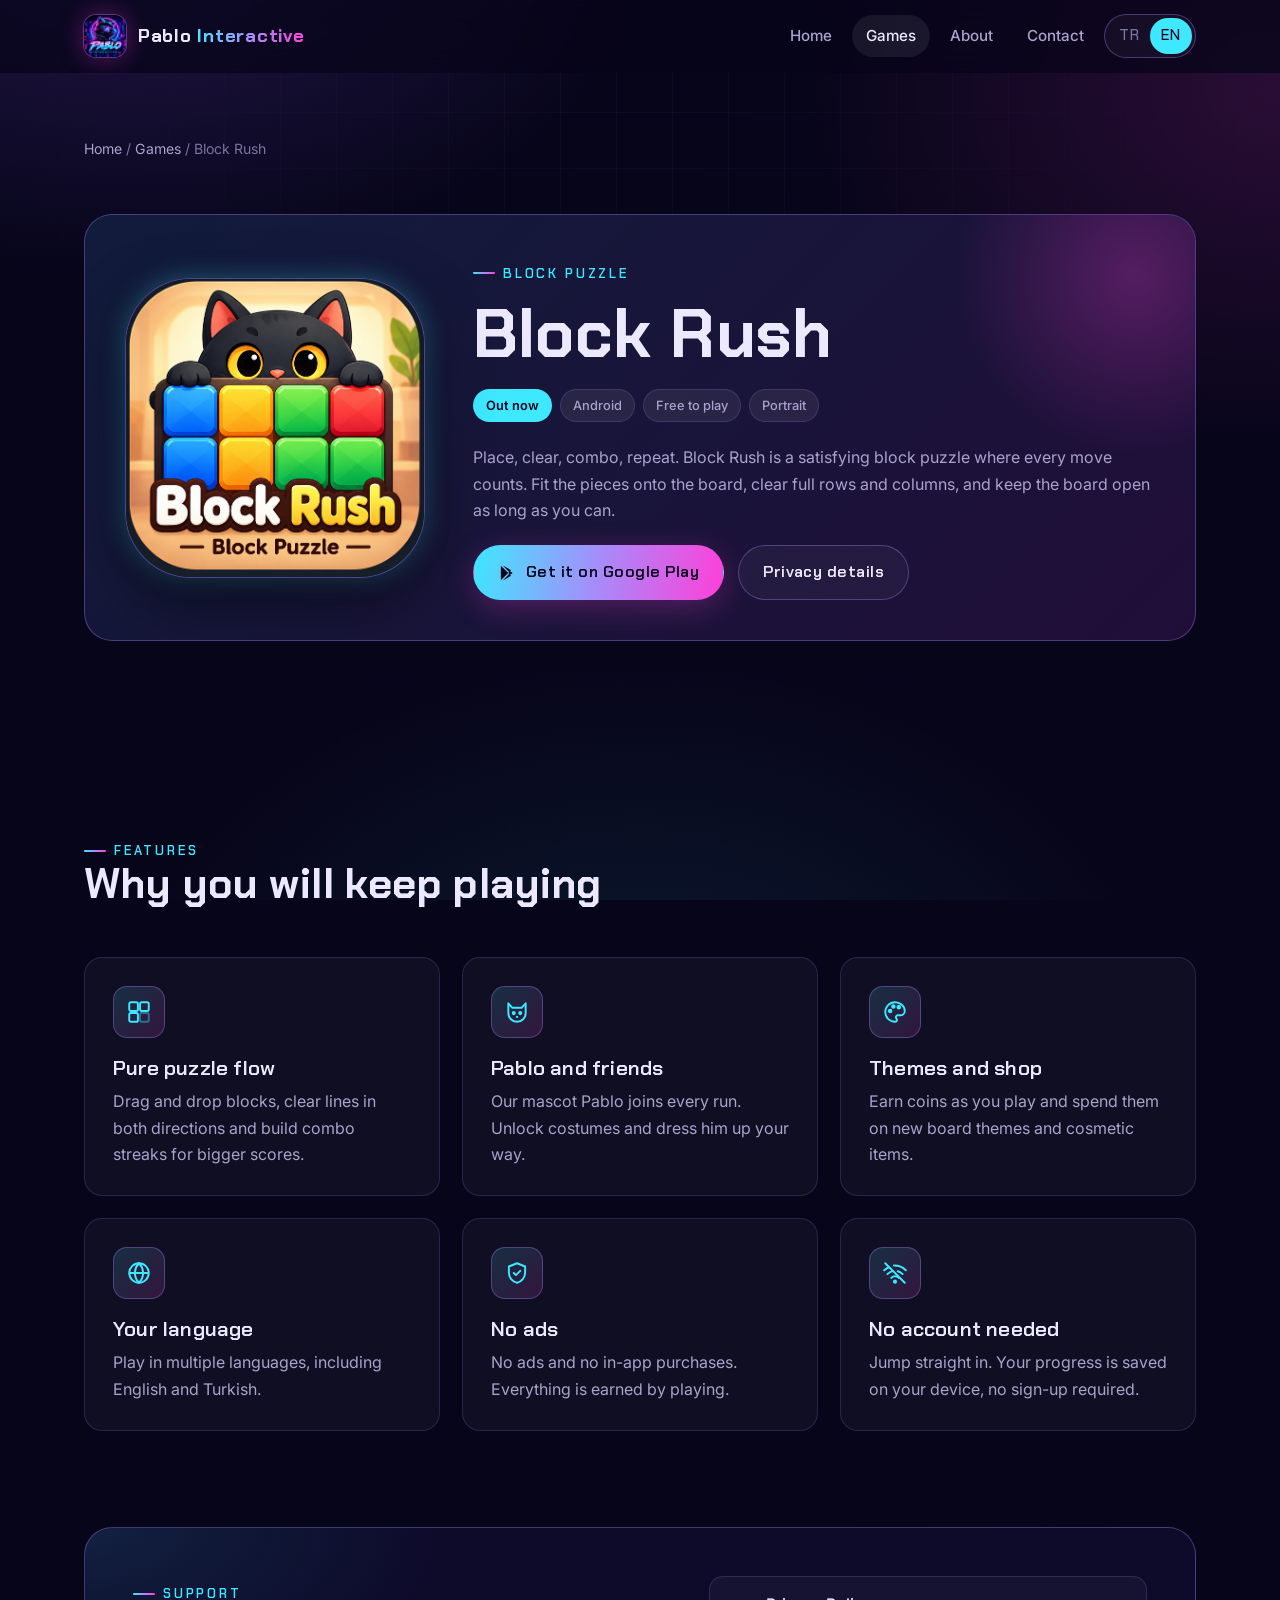
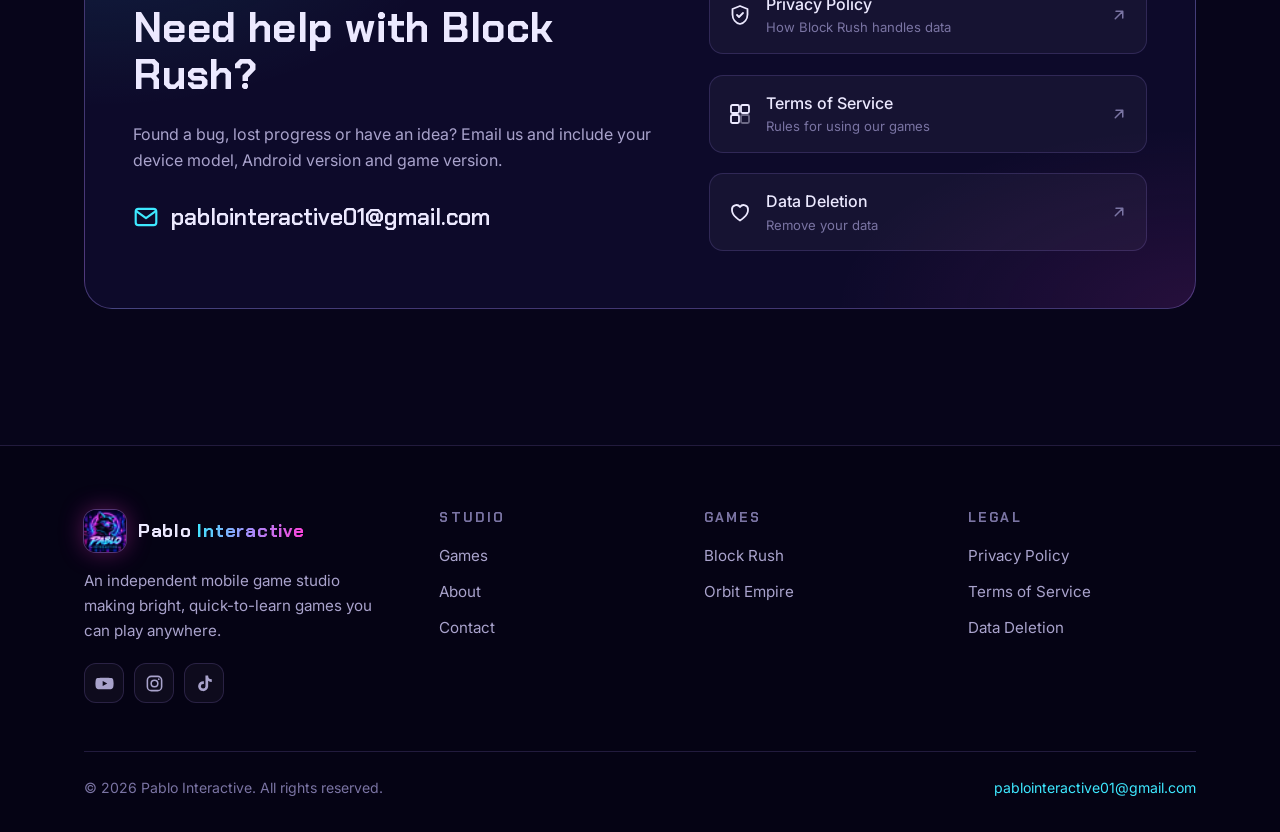
<file: en/block-rush.html>
<!doctype html>
<html lang="en">
<head>
<meta charset="utf-8">
<meta name="viewport" content="width=device-width, initial-scale=1">
<title>Block Rush | Pablo Interactive</title>
<meta name="description" content="Block Rush is a colorful block puzzle game for Android by Pablo Interactive. Clear rows and columns, build combos and unlock themes and cat costumes.">
<meta name="author" content="Pablo Interactive">
<meta name="theme-color" content="#07051a">
<link rel="canonical" href="https://pablo-interactive.github.io/en/block-rush.html">
<link rel="alternate" hreflang="tr" href="https://pablo-interactive.github.io/block-rush.html">
<link rel="alternate" hreflang="en" href="https://pablo-interactive.github.io/en/block-rush.html">
<link rel="alternate" hreflang="x-default" href="https://pablo-interactive.github.io/block-rush.html">
<meta property="og:type" content="website">
<meta property="og:site_name" content="Pablo Interactive">
<meta property="og:locale" content="en_US">
<meta property="og:title" content="Block Rush | Pablo Interactive">
<meta property="og:description" content="Block Rush is a colorful block puzzle game for Android by Pablo Interactive. Clear rows and columns, build combos and unlock themes and cat costumes.">
<meta property="og:url" content="https://pablo-interactive.github.io/en/block-rush.html">
<meta property="og:image" content="https://pablo-interactive.github.io/img/og-image.jpg">
<meta name="twitter:card" content="summary_large_image">
<meta name="twitter:title" content="Block Rush | Pablo Interactive">
<meta name="twitter:description" content="Block Rush is a colorful block puzzle game for Android by Pablo Interactive. Clear rows and columns, build combos and unlock themes and cat costumes.">
<meta name="twitter:image" content="https://pablo-interactive.github.io/img/og-image.jpg">
<link rel="icon" type="image/png" sizes="32x32" href="../img/favicon-32.png">
<link rel="apple-touch-icon" href="../img/apple-touch-icon.png">
<link rel="manifest" href="../site.webmanifest">
<link rel="preconnect" href="https://fonts.googleapis.com">
<link rel="preconnect" href="https://fonts.gstatic.com" crossorigin>
<link href="https://fonts.googleapis.com/css2?family=Chakra+Petch:wght@500;600;700&family=Inter:wght@400;500;600&display=swap" rel="stylesheet">
<link rel="stylesheet" href="../css/style.css">
</head>
<body>
<a class="skip-link" href="#main">Skip to content</a>
<header class="site-header">
  <nav class="container nav" aria-label="Main">
    <a class="brand" href="index.html" aria-label="Pablo Interactive home">
      <img src="../img/favicon-32.png" srcset="../img/icon-192.png 2x" width="42" height="42" alt="">
      <span>Pablo <b>Interactive</b></span>
    </a>
    <button class="nav-toggle" type="button" aria-expanded="false" aria-controls="nav-links" aria-label="Open menu"><svg viewBox="0 0 24 24" fill="none" stroke="currentColor" stroke-width="2" stroke-linecap="round" aria-hidden="true"><path d="M4 7h16M4 12h16M4 17h16"/></svg></button>
    <ul class="nav-links" id="nav-links">
      <li><a href="index.html">Home</a></li><li><a href="index.html#games" aria-current="page">Games</a></li><li><a href="index.html#about">About</a></li><li><a href="index.html#contact">Contact</a></li><li><div class="lang-switch" role="group" aria-label="Language"><a href="../block-rush.html" hreflang="tr" lang="tr">TR</a><a href="block-rush.html" hreflang="en" lang="en" aria-current="true">EN</a></div></li>
    </ul>
  </nav>
</header>
<main id="main">
<section class="page-hero">
  <div class="container">
    <p class="breadcrumb"><a href="index.html">Home</a> / <a href="index.html#games">Games</a> / Block Rush</p>
  </div>
</section>
<section style="padding-top:0">
  <div class="container">
    <article class="game-feature">
      <div class="game-icon">
  <div class="fallback" aria-hidden="true"><i></i><i></i><i></i><i></i><i></i><i></i><i></i><i></i><i></i></div>
  <img src="../img/block-rush-icon.png" alt="Block Rush app icon" width="512" height="512" loading="lazy">
</div>
      <div>
        <span class="eyebrow">Block puzzle</span>
        <h1 style="margin:12px 0 0">Block Rush</h1>
        <div class="tag-row">
          <span class="tag live">Out now</span>
          <span class="tag">Android</span>
          <span class="tag">Free to play</span>
          <span class="tag">Portrait</span>
        </div>
        <p class="muted">Place, clear, combo, repeat. Block Rush is a satisfying block puzzle where every move counts. Fit the pieces onto the board, clear full rows and columns, and keep the board open as long as you can.</p>
        <div class="hero-actions" style="margin-top:22px">
          <a class="btn btn-primary" href="https://play.google.com/store/apps/details?id=com.pablogames.blockrushpuzzle" target="_blank" rel="noopener"><svg viewBox="0 0 24 24" fill="currentColor" aria-hidden="true"><path d="M4.2 2.6a1 1 0 0 0-.4.8v17.2a1 1 0 0 0 .4.8l9.4-9.4-9.4-9.4Zm10.6 10.6 2.6 2.6-11 6.2 8.4-8.8Zm3.9-1.9-2.7-1.6L13.6 12l2.4 2.4 2.7-1.6a1 1 0 0 0 0-1.5ZM6.4 2l11 6.2-2.6 2.6L6.4 2Z"/></svg>Get it on Google Play</a>
          <a class="btn btn-ghost" href="privacy-policy.html#block-rush">Privacy details</a>
        </div>
      </div>
    </article>
  </div>
</section>

<section>
  <div class="container">
    <div class="section-head reveal">
      <span class="eyebrow">Features</span>
      <h2>Why you will keep playing</h2>
    </div>
    <div class="grid-3"><div class="card reveal"><div class="icon-badge"><svg viewBox="0 0 24 24" fill="none" stroke="currentColor" stroke-width="1.8" stroke-linejoin="round" aria-hidden="true"><rect x="3" y="3" width="8" height="8" rx="1.5"/><rect x="13" y="3" width="8" height="8" rx="1.5"/><rect x="3" y="13" width="8" height="8" rx="1.5"/><rect x="13" y="13" width="8" height="8" rx="1.5" opacity=".4"/></svg></div><h3>Pure puzzle flow</h3><p>Drag and drop blocks, clear lines in both directions and build combo streaks for bigger scores.</p></div><div class="card reveal"><div class="icon-badge"><svg viewBox="0 0 24 24" fill="none" stroke="currentColor" stroke-width="1.8" stroke-linejoin="round" aria-hidden="true"><path d="M4 4l3.5 4h9L20 4v9a8 8 0 0 1-16 0V4Z"/><circle cx="9" cy="13" r="1" fill="currentColor"/><circle cx="15" cy="13" r="1" fill="currentColor"/><path d="M11 16.5h2"/></svg></div><h3>Pablo and friends</h3><p>Our mascot Pablo joins every run. Unlock costumes and dress him up your way.</p></div><div class="card reveal"><div class="icon-badge"><svg viewBox="0 0 24 24" fill="none" stroke="currentColor" stroke-width="1.8" aria-hidden="true"><path d="M12 3a9 9 0 0 0 0 18c1.2 0 1.8-.9 1.8-1.8 0-.5-.2-.9-.5-1.2-.3-.3-.5-.7-.5-1.2 0-1 .8-1.8 1.8-1.8H17a4 4 0 0 0 4-4C21 6.6 17 3 12 3Z"/><circle cx="7.5" cy="11" r="1.2" fill="currentColor"/><circle cx="10.5" cy="7" r="1.2" fill="currentColor"/><circle cx="15.5" cy="7.5" r="1.2" fill="currentColor"/></svg></div><h3>Themes and shop</h3><p>Earn coins as you play and spend them on new board themes and cosmetic items.</p></div><div class="card reveal"><div class="icon-badge"><svg viewBox="0 0 24 24" fill="none" stroke="currentColor" stroke-width="1.8" aria-hidden="true"><circle cx="12" cy="12" r="9"/><path d="M3 12h18M12 3c2.5 2.6 3.8 5.6 3.8 9s-1.3 6.4-3.8 9c-2.5-2.6-3.8-5.6-3.8-9S9.5 5.6 12 3Z"/></svg></div><h3>Your language</h3><p>Play in multiple languages, including English and Turkish.</p></div><div class="card reveal"><div class="icon-badge"><svg viewBox="0 0 24 24" fill="none" stroke="currentColor" stroke-width="1.8" stroke-linecap="round" stroke-linejoin="round" aria-hidden="true"><path d="M12 3 4.5 6v5.5c0 4.6 3.2 8.4 7.5 9.5 4.3-1.1 7.5-4.9 7.5-9.5V6L12 3Z"/><path d="m9 12 2 2 4-4"/></svg></div><h3>No ads</h3><p>No ads and no in-app purchases. Everything is earned by playing.</p></div><div class="card reveal"><div class="icon-badge"><svg viewBox="0 0 24 24" fill="none" stroke="currentColor" stroke-width="1.8" stroke-linecap="round" aria-hidden="true"><path d="M3 3l18 18"/><path d="M8.5 16.5a5 5 0 0 1 7 0M5 13a10 10 0 0 1 5-2.7M14.5 10.4A10 10 0 0 1 19 13M2 9.5a15 15 0 0 1 4.3-2.8M11 5.1A15 15 0 0 1 22 9.5"/><circle cx="12" cy="20" r="1" fill="currentColor"/></svg></div><h3>No account needed</h3><p>Jump straight in. Your progress is saved on your device, no sign-up required.</p></div></div>
  </div>
</section>

<section style="padding-top:0">
  <div class="container">
    <div class="contact-panel reveal">
      <div>
        <span class="eyebrow">Support</span>
        <h2>Need help with Block Rush?</h2>
        <p class="muted">Found a bug, lost progress or have an idea? Email us and include your device model, Android version and game version.</p>
        <a class="contact-email" href="mailto:pablointeractive01@gmail.com?subject=Block%20Rush%20Support"><svg viewBox="0 0 24 24" fill="none" stroke="currentColor" stroke-width="2" stroke-linecap="round" stroke-linejoin="round" aria-hidden="true"><rect x="2.5" y="4.5" width="19" height="15" rx="2.5"/><path d="m3 6.5 9 6.5 9-6.5"/></svg>pablointeractive01@gmail.com</a>
      </div>
      <ul class="social-list">
        <li><a class="social-link" href="privacy-policy.html"><svg viewBox="0 0 24 24" fill="none" stroke="currentColor" stroke-width="1.8" stroke-linecap="round" stroke-linejoin="round" aria-hidden="true"><path d="M12 3 4.5 6v5.5c0 4.6 3.2 8.4 7.5 9.5 4.3-1.1 7.5-4.9 7.5-9.5V6L12 3Z"/><path d="m9 12 2 2 4-4"/></svg><span>Privacy Policy<small>How Block Rush handles data</small></span><svg class="arrow" viewBox="0 0 24 24" fill="none" stroke="currentColor" stroke-width="2" stroke-linecap="round" stroke-linejoin="round" aria-hidden="true"><path d="M7 17 17 7M8 7h9v9"/></svg></a></li>
        <li><a class="social-link" href="terms.html"><svg viewBox="0 0 24 24" fill="none" stroke="currentColor" stroke-width="1.8" stroke-linejoin="round" aria-hidden="true"><rect x="3" y="3" width="8" height="8" rx="1.5"/><rect x="13" y="3" width="8" height="8" rx="1.5"/><rect x="3" y="13" width="8" height="8" rx="1.5"/><rect x="13" y="13" width="8" height="8" rx="1.5" opacity=".4"/></svg><span>Terms of Service<small>Rules for using our games</small></span><svg class="arrow" viewBox="0 0 24 24" fill="none" stroke="currentColor" stroke-width="2" stroke-linecap="round" stroke-linejoin="round" aria-hidden="true"><path d="M7 17 17 7M8 7h9v9"/></svg></a></li>
        <li><a class="social-link" href="data-deletion.html"><svg viewBox="0 0 24 24" fill="none" stroke="currentColor" stroke-width="1.8" stroke-linejoin="round" aria-hidden="true"><path d="M12 20.5s-8-4.6-8-10.6A4.4 4.4 0 0 1 12 7a4.4 4.4 0 0 1 8 2.9c0 6-8 10.6-8 10.6Z"/></svg><span>Data Deletion<small>Remove your data</small></span><svg class="arrow" viewBox="0 0 24 24" fill="none" stroke="currentColor" stroke-width="2" stroke-linecap="round" stroke-linejoin="round" aria-hidden="true"><path d="M7 17 17 7M8 7h9v9"/></svg></a></li>
      </ul>
    </div>
  </div>
</section>
</main>
<footer class="site-footer">
  <div class="container">
    <div class="footer-grid">
      <div class="footer-brand">
        <a class="brand" href="index.html">
          <img src="../img/favicon-32.png" srcset="../img/icon-192.png 2x" width="42" height="42" alt="">
          <span>Pablo <b>Interactive</b></span>
        </a>
        <p>An independent mobile game studio making bright, quick-to-learn games you can play anywhere.</p>
        <div class="social-icons">
  <a href="https://www.youtube.com/channel/UC-VvONWJP3U7k78azxqZC6A" target="_blank" rel="noopener" aria-label="Pablo Interactive on YouTube"><svg viewBox="0 0 24 24" fill="currentColor" aria-hidden="true"><path d="M23 7.2a3 3 0 0 0-2.1-2.1C19 4.6 12 4.6 12 4.6s-7 0-8.9.5A3 3 0 0 0 1 7.2 31 31 0 0 0 .5 12 31 31 0 0 0 1 16.8a3 3 0 0 0 2.1 2.1c1.9.5 8.9.5 8.9.5s7 0 8.9-.5a3 3 0 0 0 2.1-2.1 31 31 0 0 0 .5-4.8 31 31 0 0 0-.5-4.8ZM9.7 15.1V8.9l5.8 3.1-5.8 3.1Z"/></svg></a>
  <a href="https://www.instagram.com/pablointeractive" target="_blank" rel="noopener" aria-label="Pablo Interactive on Instagram"><svg viewBox="0 0 24 24" fill="none" stroke="currentColor" stroke-width="2" aria-hidden="true"><rect x="3" y="3" width="18" height="18" rx="5"/><circle cx="12" cy="12" r="4.2"/><circle cx="17.4" cy="6.6" r="1.1" fill="currentColor" stroke="none"/></svg></a>
  <a href="https://www.tiktok.com/@pablointeractive" target="_blank" rel="noopener" aria-label="Pablo Interactive on TikTok"><svg viewBox="0 0 24 24" fill="currentColor" aria-hidden="true"><path d="M16.6 2h-3.4v13.4a2.9 2.9 0 1 1-2.9-2.9c.3 0 .6 0 .9.1V9.1a6.3 6.3 0 1 0 5.4 6.3V8.6a8 8 0 0 0 4.6 1.5V6.7a4.6 4.6 0 0 1-4.6-4.7Z"/></svg></a>
</div>
      </div>
      <div>
        <h4>Studio</h4>
        <ul>
          <li><a href="index.html#games">Games</a></li>
          <li><a href="index.html#about">About</a></li>
          <li><a href="index.html#contact">Contact</a></li>
        </ul>
      </div>
      <div>
        <h4>Games</h4>
        <ul>
          <li><a href="block-rush.html">Block Rush</a></li>
          <li><a href="orbit-empire.html">Orbit Empire</a></li>
        </ul>
      </div>
      <div>
        <h4>Legal</h4>
        <ul>
          <li><a href="privacy-policy.html">Privacy Policy</a></li>
          <li><a href="terms.html">Terms of Service</a></li>
          <li><a href="data-deletion.html">Data Deletion</a></li>
        </ul>
      </div>
    </div>
    <div class="footer-bottom">
      <span>&copy; <span data-year>2026</span> Pablo Interactive. All rights reserved.</span>
      <a href="mailto:pablointeractive01@gmail.com">pablointeractive01@gmail.com</a>
    </div>
  </div>
</footer>
<script src="../js/main.js" defer></script>
</body>
</html>
</file>
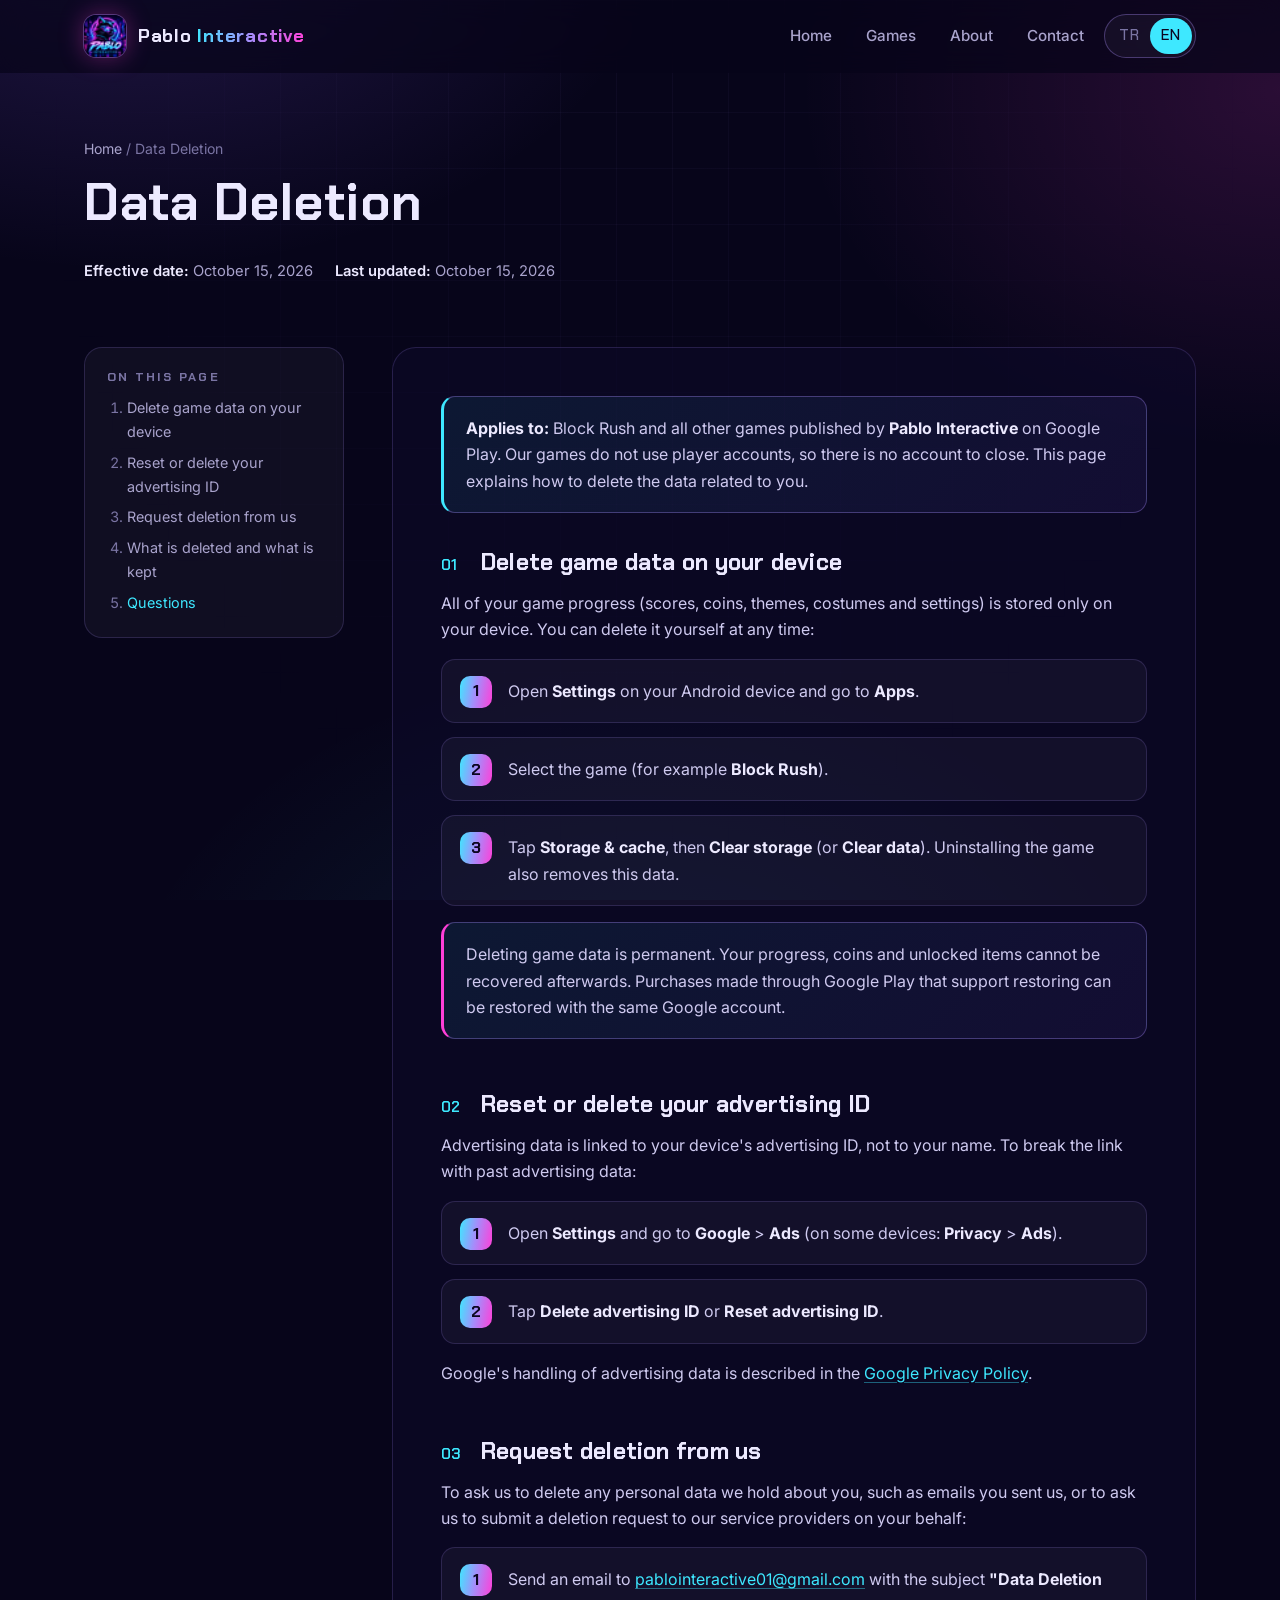
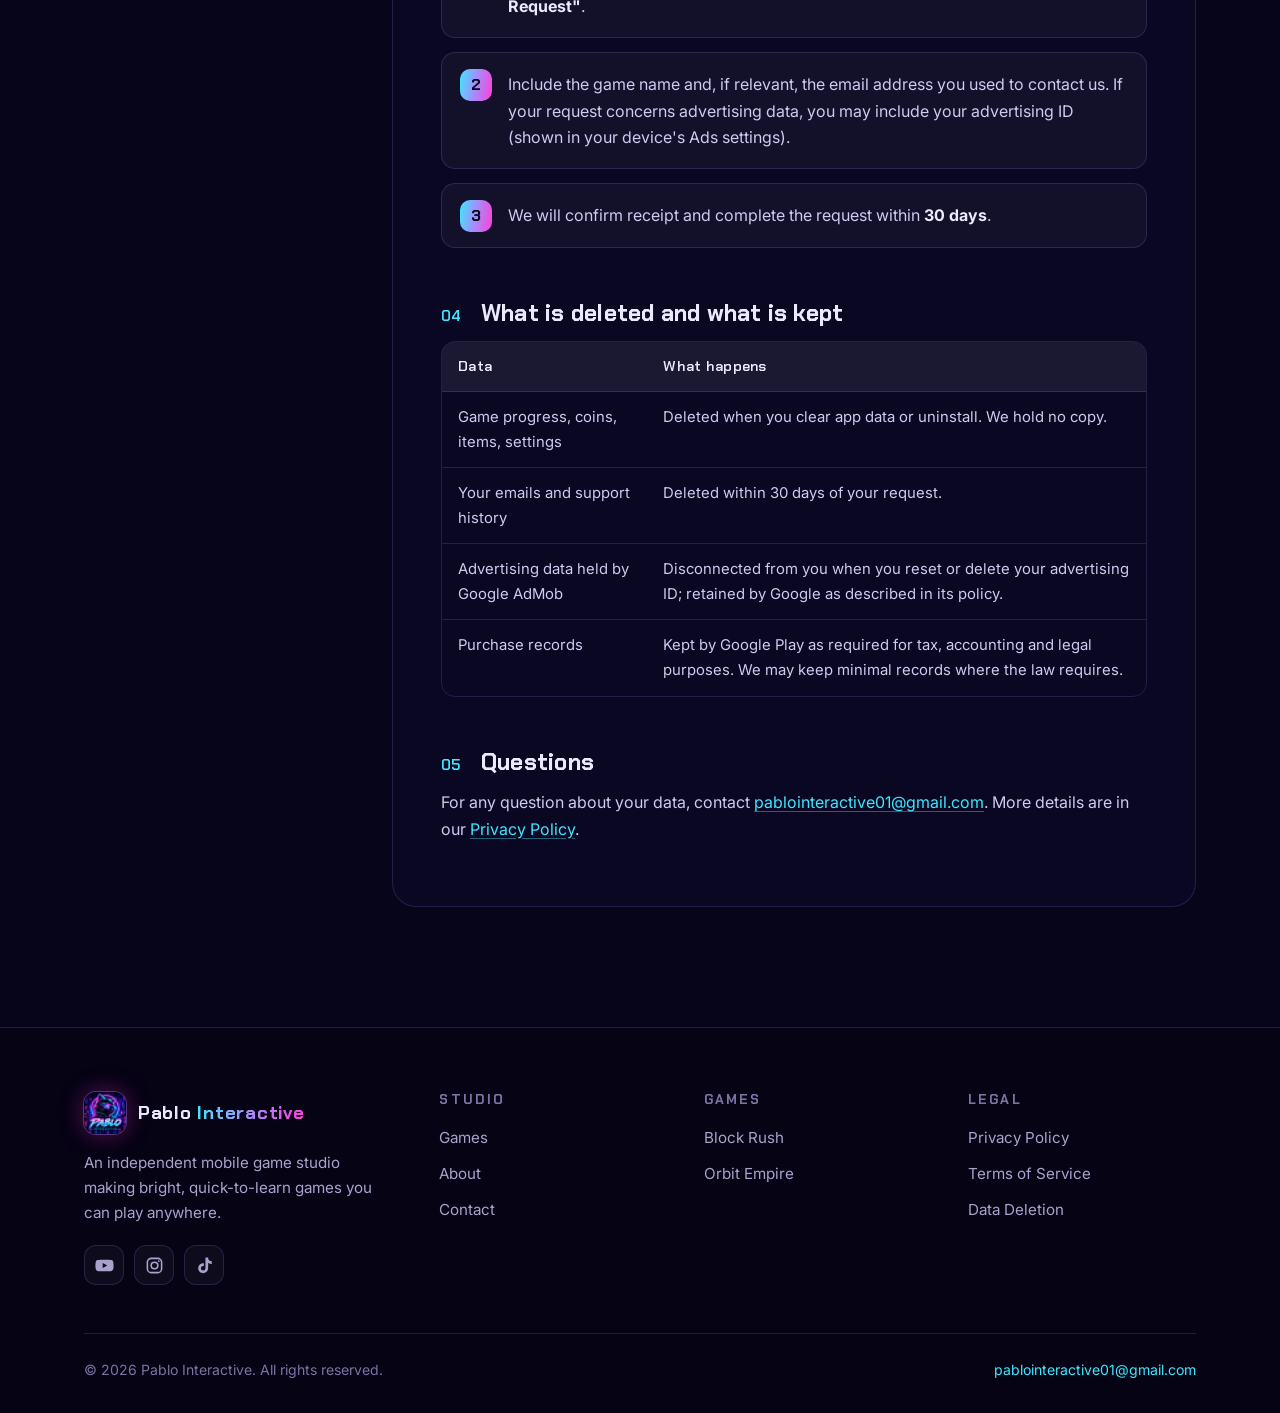
<file: en/data-deletion.html>
<!doctype html>
<html lang="en">
<head>
<meta charset="utf-8">
<meta name="viewport" content="width=device-width, initial-scale=1">
<title>Data Deletion | Pablo Interactive</title>
<meta name="description" content="How to delete your data from Block Rush and other games by Pablo Interactive.">
<meta name="author" content="Pablo Interactive">
<meta name="theme-color" content="#07051a">
<link rel="canonical" href="https://pablo-interactive.github.io/en/data-deletion.html">
<link rel="alternate" hreflang="tr" href="https://pablo-interactive.github.io/data-deletion.html">
<link rel="alternate" hreflang="en" href="https://pablo-interactive.github.io/en/data-deletion.html">
<link rel="alternate" hreflang="x-default" href="https://pablo-interactive.github.io/data-deletion.html">
<meta property="og:type" content="website">
<meta property="og:site_name" content="Pablo Interactive">
<meta property="og:locale" content="en_US">
<meta property="og:title" content="Data Deletion | Pablo Interactive">
<meta property="og:description" content="How to delete your data from Block Rush and other games by Pablo Interactive.">
<meta property="og:url" content="https://pablo-interactive.github.io/en/data-deletion.html">
<meta property="og:image" content="https://pablo-interactive.github.io/img/og-image.jpg">
<meta name="twitter:card" content="summary_large_image">
<meta name="twitter:title" content="Data Deletion | Pablo Interactive">
<meta name="twitter:description" content="How to delete your data from Block Rush and other games by Pablo Interactive.">
<meta name="twitter:image" content="https://pablo-interactive.github.io/img/og-image.jpg">
<link rel="icon" type="image/png" sizes="32x32" href="../img/favicon-32.png">
<link rel="apple-touch-icon" href="../img/apple-touch-icon.png">
<link rel="manifest" href="../site.webmanifest">
<link rel="preconnect" href="https://fonts.googleapis.com">
<link rel="preconnect" href="https://fonts.gstatic.com" crossorigin>
<link href="https://fonts.googleapis.com/css2?family=Chakra+Petch:wght@500;600;700&family=Inter:wght@400;500;600&display=swap" rel="stylesheet">
<link rel="stylesheet" href="../css/style.css">
</head>
<body>
<a class="skip-link" href="#main">Skip to content</a>
<header class="site-header">
  <nav class="container nav" aria-label="Main">
    <a class="brand" href="index.html" aria-label="Pablo Interactive home">
      <img src="../img/favicon-32.png" srcset="../img/icon-192.png 2x" width="42" height="42" alt="">
      <span>Pablo <b>Interactive</b></span>
    </a>
    <button class="nav-toggle" type="button" aria-expanded="false" aria-controls="nav-links" aria-label="Open menu"><svg viewBox="0 0 24 24" fill="none" stroke="currentColor" stroke-width="2" stroke-linecap="round" aria-hidden="true"><path d="M4 7h16M4 12h16M4 17h16"/></svg></button>
    <ul class="nav-links" id="nav-links">
      <li><a href="index.html">Home</a></li><li><a href="index.html#games">Games</a></li><li><a href="index.html#about">About</a></li><li><a href="index.html#contact">Contact</a></li><li><div class="lang-switch" role="group" aria-label="Language"><a href="../data-deletion.html" hreflang="tr" lang="tr">TR</a><a href="data-deletion.html" hreflang="en" lang="en" aria-current="true">EN</a></div></li>
    </ul>
  </nav>
</header>
<main id="main">
<section class="page-hero">
  <div class="container">
    <p class="breadcrumb"><a href="index.html">Home</a> / Data Deletion</p>
    <h1>Data Deletion</h1>
    <div class="meta-row">
      <span><strong>Effective date:</strong> October 15, 2026</span>
      <span><strong>Last updated:</strong> October 15, 2026</span>
    </div>
  </div>
</section>
<section class="legal">
  <div class="container legal-layout">
    <aside class="toc" aria-label="Contents">
      <h4>On this page</h4>
      <ol><li><a href="#device">Delete game data on your device</a></li><li><a href="#ads">Reset or delete your advertising ID</a></li><li><a href="#request">Request deletion from us</a></li><li><a href="#what">What is deleted and what is kept</a></li><li><a href="#contact">Questions</a></li></ol>
    </aside>
    <article class="doc">
      <div class="callout"><p><strong>Applies to:</strong> Block Rush and all other games published by <strong>Pablo Interactive</strong> on Google Play. Our games do not use player accounts, so there is no account to close. This page explains how to delete the data related to you.</p></div>
      <h2 id="device"><span class="num">01</span>Delete game data on your device</h2>
<p>All of your game progress (scores, coins, themes, costumes and settings) is stored only on your device. You can delete it yourself at any time:</p>
<ol class="steps">
  <li>Open <strong>Settings</strong> on your Android device and go to <strong>Apps</strong>.</li>
  <li>Select the game (for example <strong>Block Rush</strong>).</li>
  <li>Tap <strong>Storage &amp; cache</strong>, then <strong>Clear storage</strong> (or <strong>Clear data</strong>). Uninstalling the game also removes this data.</li>
</ol>
<div class="callout warn"><p>Deleting game data is permanent. Your progress, coins and unlocked items cannot be recovered afterwards. Purchases made through Google Play that support restoring can be restored with the same Google account.</p></div>
<h2 id="ads"><span class="num">02</span>Reset or delete your advertising ID</h2>
<p>Advertising data is linked to your device's advertising ID, not to your name. To break the link with past advertising data:</p>
<ol class="steps">
  <li>Open <strong>Settings</strong> and go to <strong>Google</strong> &gt; <strong>Ads</strong> (on some devices: <strong>Privacy</strong> &gt; <strong>Ads</strong>).</li>
  <li>Tap <strong>Delete advertising ID</strong> or <strong>Reset advertising ID</strong>.</li>
</ol>
<p>Google's handling of advertising data is described in the <a href="https://policies.google.com/privacy" target="_blank" rel="noopener">Google Privacy Policy</a>.</p>
<h2 id="request"><span class="num">03</span>Request deletion from us</h2>
<p>To ask us to delete any personal data we hold about you, such as emails you sent us, or to ask us to submit a deletion request to our service providers on your behalf:</p>
<ol class="steps">
  <li>Send an email to <a href="mailto:pablointeractive01@gmail.com">pablointeractive01@gmail.com</a> with the subject <strong>"Data Deletion Request"</strong>.</li>
  <li>Include the game name and, if relevant, the email address you used to contact us. If your request concerns advertising data, you may include your advertising ID (shown in your device's Ads settings).</li>
  <li>We will confirm receipt and complete the request within <strong>30 days</strong>.</li>
</ol>
<h2 id="what"><span class="num">04</span>What is deleted and what is kept</h2>
<div class="table-wrap"><table>
<thead><tr><th>Data</th><th>What happens</th></tr></thead>
<tbody>
<tr><td>Game progress, coins, items, settings</td><td>Deleted when you clear app data or uninstall. We hold no copy.</td></tr>
<tr><td>Your emails and support history</td><td>Deleted within 30 days of your request.</td></tr>
<tr><td>Advertising data held by Google AdMob</td><td>Disconnected from you when you reset or delete your advertising ID; retained by Google as described in its policy.</td></tr>
<tr><td>Purchase records</td><td>Kept by Google Play as required for tax, accounting and legal purposes. We may keep minimal records where the law requires.</td></tr>
</tbody></table></div>
<h2 id="contact"><span class="num">05</span>Questions</h2>
<p>For any question about your data, contact <a href="mailto:pablointeractive01@gmail.com">pablointeractive01@gmail.com</a>. More details are in our <a href="privacy-policy.html">Privacy Policy</a>.</p>

    </article>
  </div>
</section>
</main>
<footer class="site-footer">
  <div class="container">
    <div class="footer-grid">
      <div class="footer-brand">
        <a class="brand" href="index.html">
          <img src="../img/favicon-32.png" srcset="../img/icon-192.png 2x" width="42" height="42" alt="">
          <span>Pablo <b>Interactive</b></span>
        </a>
        <p>An independent mobile game studio making bright, quick-to-learn games you can play anywhere.</p>
        <div class="social-icons">
  <a href="https://www.youtube.com/channel/UC-VvONWJP3U7k78azxqZC6A" target="_blank" rel="noopener" aria-label="Pablo Interactive on YouTube"><svg viewBox="0 0 24 24" fill="currentColor" aria-hidden="true"><path d="M23 7.2a3 3 0 0 0-2.1-2.1C19 4.6 12 4.6 12 4.6s-7 0-8.9.5A3 3 0 0 0 1 7.2 31 31 0 0 0 .5 12 31 31 0 0 0 1 16.8a3 3 0 0 0 2.1 2.1c1.9.5 8.9.5 8.9.5s7 0 8.9-.5a3 3 0 0 0 2.1-2.1 31 31 0 0 0 .5-4.8 31 31 0 0 0-.5-4.8ZM9.7 15.1V8.9l5.8 3.1-5.8 3.1Z"/></svg></a>
  <a href="https://www.instagram.com/pablointeractive" target="_blank" rel="noopener" aria-label="Pablo Interactive on Instagram"><svg viewBox="0 0 24 24" fill="none" stroke="currentColor" stroke-width="2" aria-hidden="true"><rect x="3" y="3" width="18" height="18" rx="5"/><circle cx="12" cy="12" r="4.2"/><circle cx="17.4" cy="6.6" r="1.1" fill="currentColor" stroke="none"/></svg></a>
  <a href="https://www.tiktok.com/@pablointeractive" target="_blank" rel="noopener" aria-label="Pablo Interactive on TikTok"><svg viewBox="0 0 24 24" fill="currentColor" aria-hidden="true"><path d="M16.6 2h-3.4v13.4a2.9 2.9 0 1 1-2.9-2.9c.3 0 .6 0 .9.1V9.1a6.3 6.3 0 1 0 5.4 6.3V8.6a8 8 0 0 0 4.6 1.5V6.7a4.6 4.6 0 0 1-4.6-4.7Z"/></svg></a>
</div>
      </div>
      <div>
        <h4>Studio</h4>
        <ul>
          <li><a href="index.html#games">Games</a></li>
          <li><a href="index.html#about">About</a></li>
          <li><a href="index.html#contact">Contact</a></li>
        </ul>
      </div>
      <div>
        <h4>Games</h4>
        <ul>
          <li><a href="block-rush.html">Block Rush</a></li>
          <li><a href="orbit-empire.html">Orbit Empire</a></li>
        </ul>
      </div>
      <div>
        <h4>Legal</h4>
        <ul>
          <li><a href="privacy-policy.html">Privacy Policy</a></li>
          <li><a href="terms.html">Terms of Service</a></li>
          <li><a href="data-deletion.html">Data Deletion</a></li>
        </ul>
      </div>
    </div>
    <div class="footer-bottom">
      <span>&copy; <span data-year>2026</span> Pablo Interactive. All rights reserved.</span>
      <a href="mailto:pablointeractive01@gmail.com">pablointeractive01@gmail.com</a>
    </div>
  </div>
</footer>
<script src="../js/main.js" defer></script>
</body>
</html>
</file>
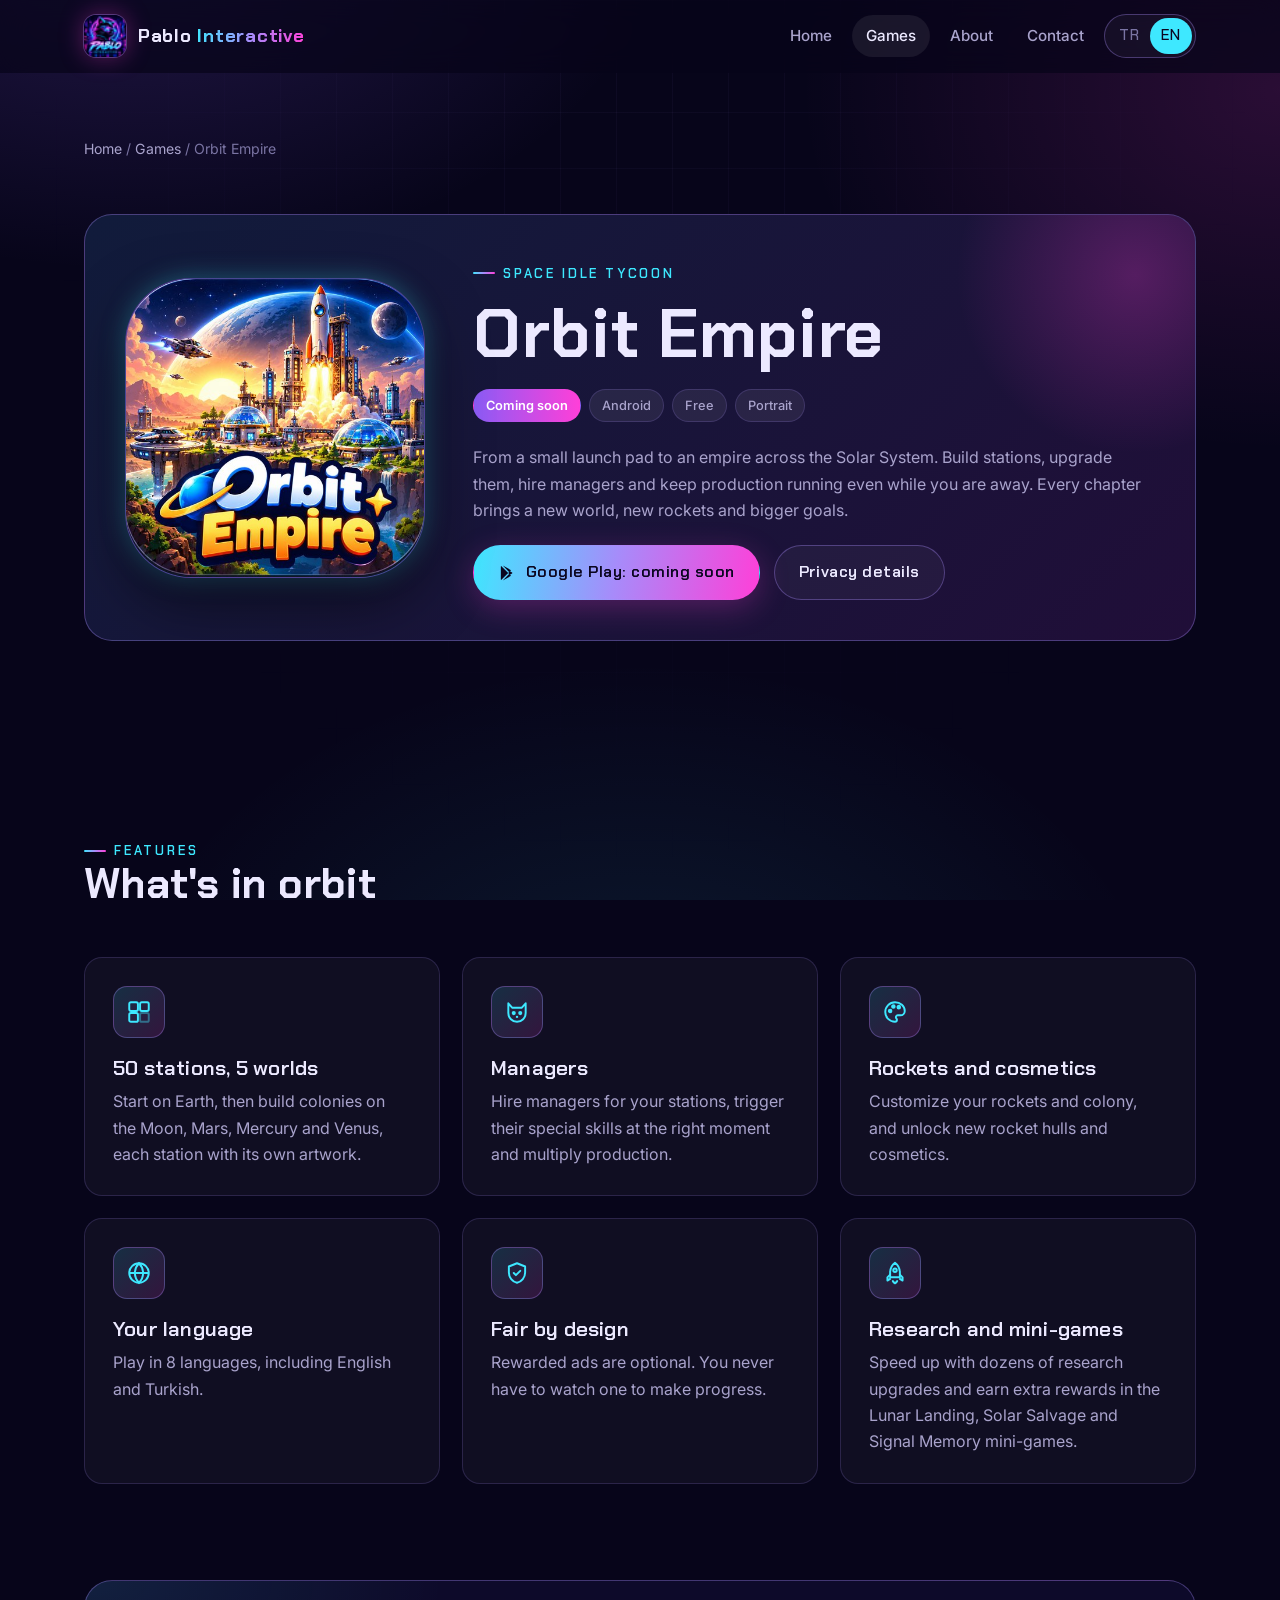
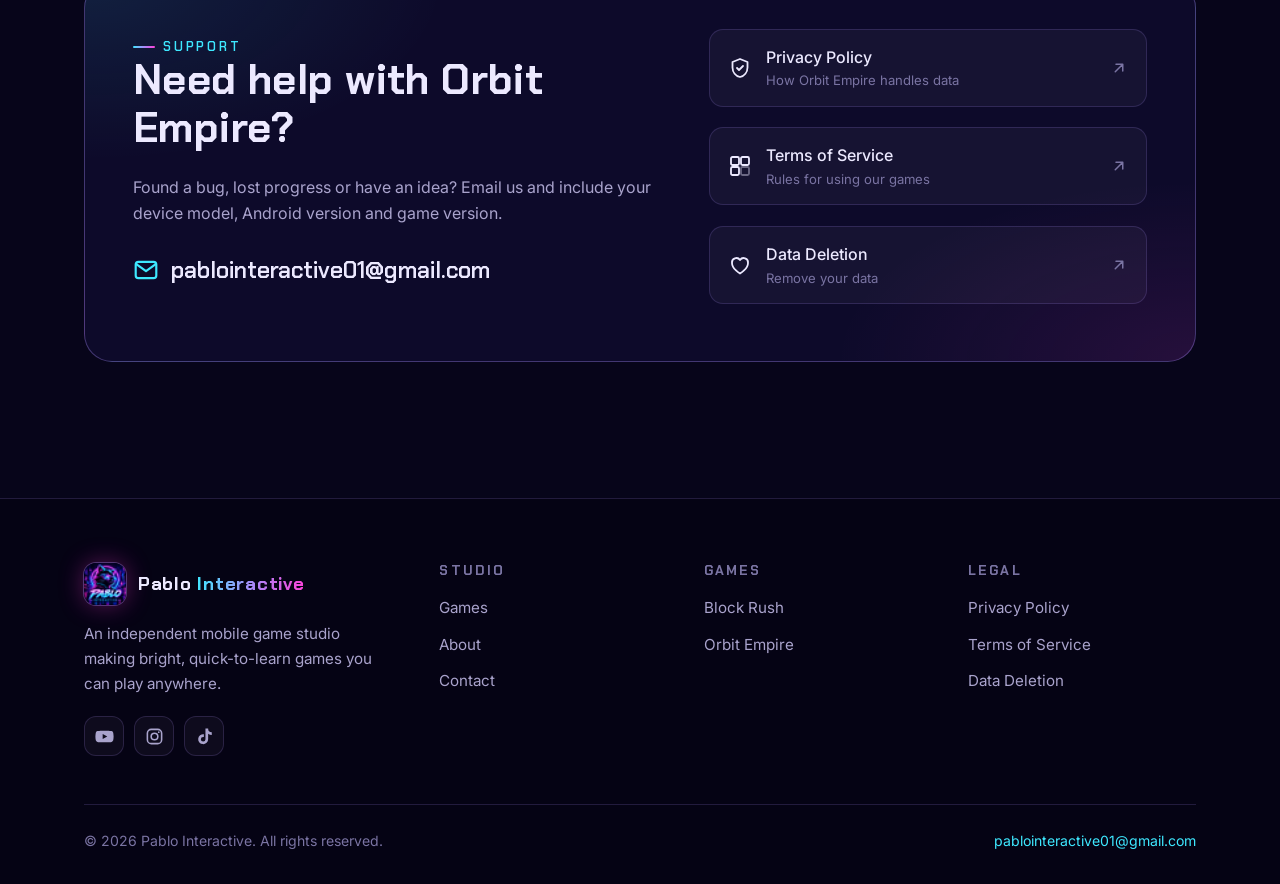
<file: en/orbit-empire.html>
<!doctype html>
<html lang="en">
<head>
<meta charset="utf-8">
<meta name="viewport" content="width=device-width, initial-scale=1">
<title>Orbit Empire: Idle Tycoon | Pablo Interactive</title>
<meta name="description" content="Orbit Empire: Idle Tycoon is Pablo Interactive's space idle tycoon game for Android. Start on Earth and build a space empire with 50 stations across the Moon, Mars, Mercury and Venus.">
<meta name="author" content="Pablo Interactive">
<meta name="theme-color" content="#07051a">
<link rel="canonical" href="https://pablo-interactive.github.io/en/orbit-empire.html">
<link rel="alternate" hreflang="tr" href="https://pablo-interactive.github.io/orbit-empire.html">
<link rel="alternate" hreflang="en" href="https://pablo-interactive.github.io/en/orbit-empire.html">
<link rel="alternate" hreflang="x-default" href="https://pablo-interactive.github.io/orbit-empire.html">
<meta property="og:type" content="website">
<meta property="og:site_name" content="Pablo Interactive">
<meta property="og:locale" content="en_US">
<meta property="og:title" content="Orbit Empire: Idle Tycoon | Pablo Interactive">
<meta property="og:description" content="Orbit Empire: Idle Tycoon is Pablo Interactive's space idle tycoon game for Android. Start on Earth and build a space empire with 50 stations across the Moon, Mars, Mercury and Venus.">
<meta property="og:url" content="https://pablo-interactive.github.io/en/orbit-empire.html">
<meta property="og:image" content="https://pablo-interactive.github.io/img/og-image.jpg">
<meta name="twitter:card" content="summary_large_image">
<meta name="twitter:title" content="Orbit Empire: Idle Tycoon | Pablo Interactive">
<meta name="twitter:description" content="Orbit Empire: Idle Tycoon is Pablo Interactive's space idle tycoon game for Android. Start on Earth and build a space empire with 50 stations across the Moon, Mars, Mercury and Venus.">
<meta name="twitter:image" content="https://pablo-interactive.github.io/img/og-image.jpg">
<link rel="icon" type="image/png" sizes="32x32" href="../img/favicon-32.png">
<link rel="apple-touch-icon" href="../img/apple-touch-icon.png">
<link rel="manifest" href="../site.webmanifest">
<link rel="preconnect" href="https://fonts.googleapis.com">
<link rel="preconnect" href="https://fonts.gstatic.com" crossorigin>
<link href="https://fonts.googleapis.com/css2?family=Chakra+Petch:wght@500;600;700&family=Inter:wght@400;500;600&display=swap" rel="stylesheet">
<link rel="stylesheet" href="../css/style.css">
</head>
<body>
<a class="skip-link" href="#main">Skip to content</a>
<header class="site-header">
  <nav class="container nav" aria-label="Main">
    <a class="brand" href="index.html" aria-label="Pablo Interactive home">
      <img src="../img/favicon-32.png" srcset="../img/icon-192.png 2x" width="42" height="42" alt="">
      <span>Pablo <b>Interactive</b></span>
    </a>
    <button class="nav-toggle" type="button" aria-expanded="false" aria-controls="nav-links" aria-label="Open menu"><svg viewBox="0 0 24 24" fill="none" stroke="currentColor" stroke-width="2" stroke-linecap="round" aria-hidden="true"><path d="M4 7h16M4 12h16M4 17h16"/></svg></button>
    <ul class="nav-links" id="nav-links">
      <li><a href="index.html">Home</a></li><li><a href="index.html#games" aria-current="page">Games</a></li><li><a href="index.html#about">About</a></li><li><a href="index.html#contact">Contact</a></li><li><div class="lang-switch" role="group" aria-label="Language"><a href="../orbit-empire.html" hreflang="tr" lang="tr">TR</a><a href="orbit-empire.html" hreflang="en" lang="en" aria-current="true">EN</a></div></li>
    </ul>
  </nav>
</header>
<main id="main">
<section class="page-hero">
  <div class="container">
    <p class="breadcrumb"><a href="index.html">Home</a> / <a href="index.html#games">Games</a> / Orbit Empire</p>
  </div>
</section>
<section style="padding-top:0">
  <div class="container">
    <article class="game-feature">
      <div class="game-icon">
  <div class="fallback" aria-hidden="true"><i></i><i></i><i></i><i></i><i></i><i></i><i></i><i></i><i></i></div>
  <img src="../img/orbit-empire-icon.jpg" alt="Orbit Empire app icon" width="512" height="512" loading="lazy">
</div>
      <div>
        <span class="eyebrow">Space idle tycoon</span>
        <h1 style="margin:12px 0 0">Orbit Empire</h1>
        <div class="tag-row">
          <span class="tag soon">Coming soon</span>
          <span class="tag">Android</span>
          <span class="tag">Free</span>
          <span class="tag">Portrait</span>
        </div>
        <p class="muted">From a small launch pad to an empire across the Solar System. Build stations, upgrade them, hire managers and keep production running even while you are away. Every chapter brings a new world, new rockets and bigger goals.</p>
        <div class="hero-actions" style="margin-top:22px">
          <span class="btn btn-primary" aria-disabled="true" style="cursor:default"><svg viewBox="0 0 24 24" fill="currentColor" aria-hidden="true"><path d="M4.2 2.6a1 1 0 0 0-.4.8v17.2a1 1 0 0 0 .4.8l9.4-9.4-9.4-9.4Zm10.6 10.6 2.6 2.6-11 6.2 8.4-8.8Zm3.9-1.9-2.7-1.6L13.6 12l2.4 2.4 2.7-1.6a1 1 0 0 0 0-1.5ZM6.4 2l11 6.2-2.6 2.6L6.4 2Z"/></svg>Google Play: coming soon</span>
          <a class="btn btn-ghost" href="privacy-policy.html">Privacy details</a>
        </div>
      </div>
    </article>
  </div>
</section>

<section>
  <div class="container">
    <div class="section-head reveal">
      <span class="eyebrow">Features</span>
      <h2>What's in orbit</h2>
    </div>
    <div class="grid-3"><div class="card reveal"><div class="icon-badge"><svg viewBox="0 0 24 24" fill="none" stroke="currentColor" stroke-width="1.8" stroke-linejoin="round" aria-hidden="true"><rect x="3" y="3" width="8" height="8" rx="1.5"/><rect x="13" y="3" width="8" height="8" rx="1.5"/><rect x="3" y="13" width="8" height="8" rx="1.5"/><rect x="13" y="13" width="8" height="8" rx="1.5" opacity=".4"/></svg></div><h3>50 stations, 5 worlds</h3><p>Start on Earth, then build colonies on the Moon, Mars, Mercury and Venus, each station with its own artwork.</p></div><div class="card reveal"><div class="icon-badge"><svg viewBox="0 0 24 24" fill="none" stroke="currentColor" stroke-width="1.8" stroke-linejoin="round" aria-hidden="true"><path d="M4 4l3.5 4h9L20 4v9a8 8 0 0 1-16 0V4Z"/><circle cx="9" cy="13" r="1" fill="currentColor"/><circle cx="15" cy="13" r="1" fill="currentColor"/><path d="M11 16.5h2"/></svg></div><h3>Managers</h3><p>Hire managers for your stations, trigger their special skills at the right moment and multiply production.</p></div><div class="card reveal"><div class="icon-badge"><svg viewBox="0 0 24 24" fill="none" stroke="currentColor" stroke-width="1.8" aria-hidden="true"><path d="M12 3a9 9 0 0 0 0 18c1.2 0 1.8-.9 1.8-1.8 0-.5-.2-.9-.5-1.2-.3-.3-.5-.7-.5-1.2 0-1 .8-1.8 1.8-1.8H17a4 4 0 0 0 4-4C21 6.6 17 3 12 3Z"/><circle cx="7.5" cy="11" r="1.2" fill="currentColor"/><circle cx="10.5" cy="7" r="1.2" fill="currentColor"/><circle cx="15.5" cy="7.5" r="1.2" fill="currentColor"/></svg></div><h3>Rockets and cosmetics</h3><p>Customize your rockets and colony, and unlock new rocket hulls and cosmetics.</p></div><div class="card reveal"><div class="icon-badge"><svg viewBox="0 0 24 24" fill="none" stroke="currentColor" stroke-width="1.8" aria-hidden="true"><circle cx="12" cy="12" r="9"/><path d="M3 12h18M12 3c2.5 2.6 3.8 5.6 3.8 9s-1.3 6.4-3.8 9c-2.5-2.6-3.8-5.6-3.8-9S9.5 5.6 12 3Z"/></svg></div><h3>Your language</h3><p>Play in 8 languages, including English and Turkish.</p></div><div class="card reveal"><div class="icon-badge"><svg viewBox="0 0 24 24" fill="none" stroke="currentColor" stroke-width="1.8" stroke-linecap="round" stroke-linejoin="round" aria-hidden="true"><path d="M12 3 4.5 6v5.5c0 4.6 3.2 8.4 7.5 9.5 4.3-1.1 7.5-4.9 7.5-9.5V6L12 3Z"/><path d="m9 12 2 2 4-4"/></svg></div><h3>Fair by design</h3><p>Rewarded ads are optional. You never have to watch one to make progress.</p></div><div class="card reveal"><div class="icon-badge"><svg viewBox="0 0 24 24" fill="none" stroke="currentColor" stroke-width="1.8" stroke-linecap="round" stroke-linejoin="round" aria-hidden="true"><path d="M12 2.5c3 2.2 4.5 5.4 4.5 9.2V16h-9v-4.3c0-3.8 1.5-7 4.5-9.2Z"/><circle cx="12" cy="9.5" r="1.6"/><path d="M7.5 13.5 5 16v3l2.5-1.5M16.5 13.5 19 16v3l-2.5-1.5M10 19.5c.6 1 1.2 1.6 2 2 .8-.4 1.4-1 2-2"/></svg></div><h3>Research and mini-games</h3><p>Speed up with dozens of research upgrades and earn extra rewards in the Lunar Landing, Solar Salvage and Signal Memory mini-games.</p></div></div>
  </div>
</section>

<section style="padding-top:0">
  <div class="container">
    <div class="contact-panel reveal">
      <div>
        <span class="eyebrow">Support</span>
        <h2>Need help with Orbit Empire?</h2>
        <p class="muted">Found a bug, lost progress or have an idea? Email us and include your device model, Android version and game version.</p>
        <a class="contact-email" href="mailto:pablointeractive01@gmail.com?subject=Orbit%20Empire%20Support"><svg viewBox="0 0 24 24" fill="none" stroke="currentColor" stroke-width="2" stroke-linecap="round" stroke-linejoin="round" aria-hidden="true"><rect x="2.5" y="4.5" width="19" height="15" rx="2.5"/><path d="m3 6.5 9 6.5 9-6.5"/></svg>pablointeractive01@gmail.com</a>
      </div>
      <ul class="social-list">
        <li><a class="social-link" href="privacy-policy.html"><svg viewBox="0 0 24 24" fill="none" stroke="currentColor" stroke-width="1.8" stroke-linecap="round" stroke-linejoin="round" aria-hidden="true"><path d="M12 3 4.5 6v5.5c0 4.6 3.2 8.4 7.5 9.5 4.3-1.1 7.5-4.9 7.5-9.5V6L12 3Z"/><path d="m9 12 2 2 4-4"/></svg><span>Privacy Policy<small>How Orbit Empire handles data</small></span><svg class="arrow" viewBox="0 0 24 24" fill="none" stroke="currentColor" stroke-width="2" stroke-linecap="round" stroke-linejoin="round" aria-hidden="true"><path d="M7 17 17 7M8 7h9v9"/></svg></a></li>
        <li><a class="social-link" href="terms.html"><svg viewBox="0 0 24 24" fill="none" stroke="currentColor" stroke-width="1.8" stroke-linejoin="round" aria-hidden="true"><rect x="3" y="3" width="8" height="8" rx="1.5"/><rect x="13" y="3" width="8" height="8" rx="1.5"/><rect x="3" y="13" width="8" height="8" rx="1.5"/><rect x="13" y="13" width="8" height="8" rx="1.5" opacity=".4"/></svg><span>Terms of Service<small>Rules for using our games</small></span><svg class="arrow" viewBox="0 0 24 24" fill="none" stroke="currentColor" stroke-width="2" stroke-linecap="round" stroke-linejoin="round" aria-hidden="true"><path d="M7 17 17 7M8 7h9v9"/></svg></a></li>
        <li><a class="social-link" href="data-deletion.html"><svg viewBox="0 0 24 24" fill="none" stroke="currentColor" stroke-width="1.8" stroke-linejoin="round" aria-hidden="true"><path d="M12 20.5s-8-4.6-8-10.6A4.4 4.4 0 0 1 12 7a4.4 4.4 0 0 1 8 2.9c0 6-8 10.6-8 10.6Z"/></svg><span>Data Deletion<small>Remove your data</small></span><svg class="arrow" viewBox="0 0 24 24" fill="none" stroke="currentColor" stroke-width="2" stroke-linecap="round" stroke-linejoin="round" aria-hidden="true"><path d="M7 17 17 7M8 7h9v9"/></svg></a></li>
      </ul>
    </div>
  </div>
</section>
</main>
<footer class="site-footer">
  <div class="container">
    <div class="footer-grid">
      <div class="footer-brand">
        <a class="brand" href="index.html">
          <img src="../img/favicon-32.png" srcset="../img/icon-192.png 2x" width="42" height="42" alt="">
          <span>Pablo <b>Interactive</b></span>
        </a>
        <p>An independent mobile game studio making bright, quick-to-learn games you can play anywhere.</p>
        <div class="social-icons">
  <a href="https://www.youtube.com/channel/UC-VvONWJP3U7k78azxqZC6A" target="_blank" rel="noopener" aria-label="Pablo Interactive on YouTube"><svg viewBox="0 0 24 24" fill="currentColor" aria-hidden="true"><path d="M23 7.2a3 3 0 0 0-2.1-2.1C19 4.6 12 4.6 12 4.6s-7 0-8.9.5A3 3 0 0 0 1 7.2 31 31 0 0 0 .5 12 31 31 0 0 0 1 16.8a3 3 0 0 0 2.1 2.1c1.9.5 8.9.5 8.9.5s7 0 8.9-.5a3 3 0 0 0 2.1-2.1 31 31 0 0 0 .5-4.8 31 31 0 0 0-.5-4.8ZM9.7 15.1V8.9l5.8 3.1-5.8 3.1Z"/></svg></a>
  <a href="https://www.instagram.com/pablointeractive" target="_blank" rel="noopener" aria-label="Pablo Interactive on Instagram"><svg viewBox="0 0 24 24" fill="none" stroke="currentColor" stroke-width="2" aria-hidden="true"><rect x="3" y="3" width="18" height="18" rx="5"/><circle cx="12" cy="12" r="4.2"/><circle cx="17.4" cy="6.6" r="1.1" fill="currentColor" stroke="none"/></svg></a>
  <a href="https://www.tiktok.com/@pablointeractive" target="_blank" rel="noopener" aria-label="Pablo Interactive on TikTok"><svg viewBox="0 0 24 24" fill="currentColor" aria-hidden="true"><path d="M16.6 2h-3.4v13.4a2.9 2.9 0 1 1-2.9-2.9c.3 0 .6 0 .9.1V9.1a6.3 6.3 0 1 0 5.4 6.3V8.6a8 8 0 0 0 4.6 1.5V6.7a4.6 4.6 0 0 1-4.6-4.7Z"/></svg></a>
</div>
      </div>
      <div>
        <h4>Studio</h4>
        <ul>
          <li><a href="index.html#games">Games</a></li>
          <li><a href="index.html#about">About</a></li>
          <li><a href="index.html#contact">Contact</a></li>
        </ul>
      </div>
      <div>
        <h4>Games</h4>
        <ul>
          <li><a href="block-rush.html">Block Rush</a></li>
          <li><a href="orbit-empire.html">Orbit Empire</a></li>
        </ul>
      </div>
      <div>
        <h4>Legal</h4>
        <ul>
          <li><a href="privacy-policy.html">Privacy Policy</a></li>
          <li><a href="terms.html">Terms of Service</a></li>
          <li><a href="data-deletion.html">Data Deletion</a></li>
        </ul>
      </div>
    </div>
    <div class="footer-bottom">
      <span>&copy; <span data-year>2026</span> Pablo Interactive. All rights reserved.</span>
      <a href="mailto:pablointeractive01@gmail.com">pablointeractive01@gmail.com</a>
    </div>
  </div>
</footer>
<script src="../js/main.js" defer></script>
</body>
</html>
</file>
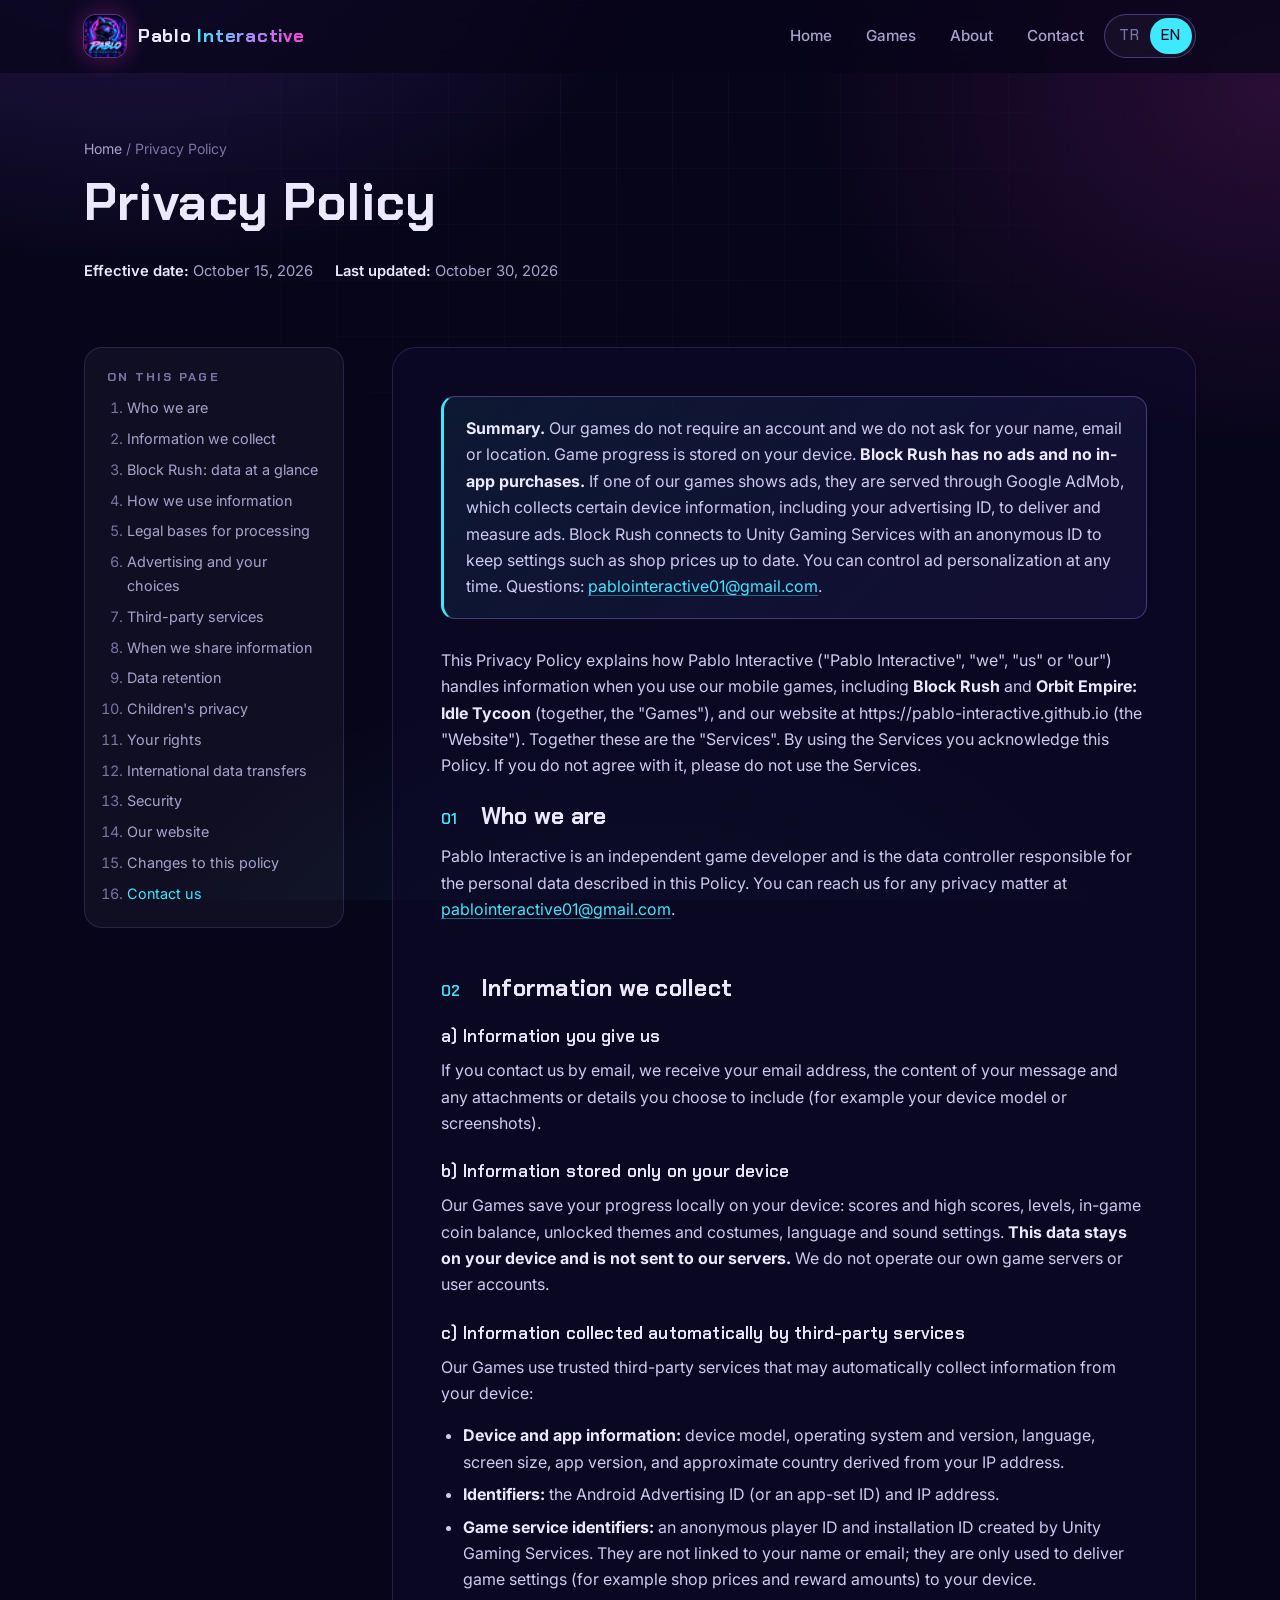
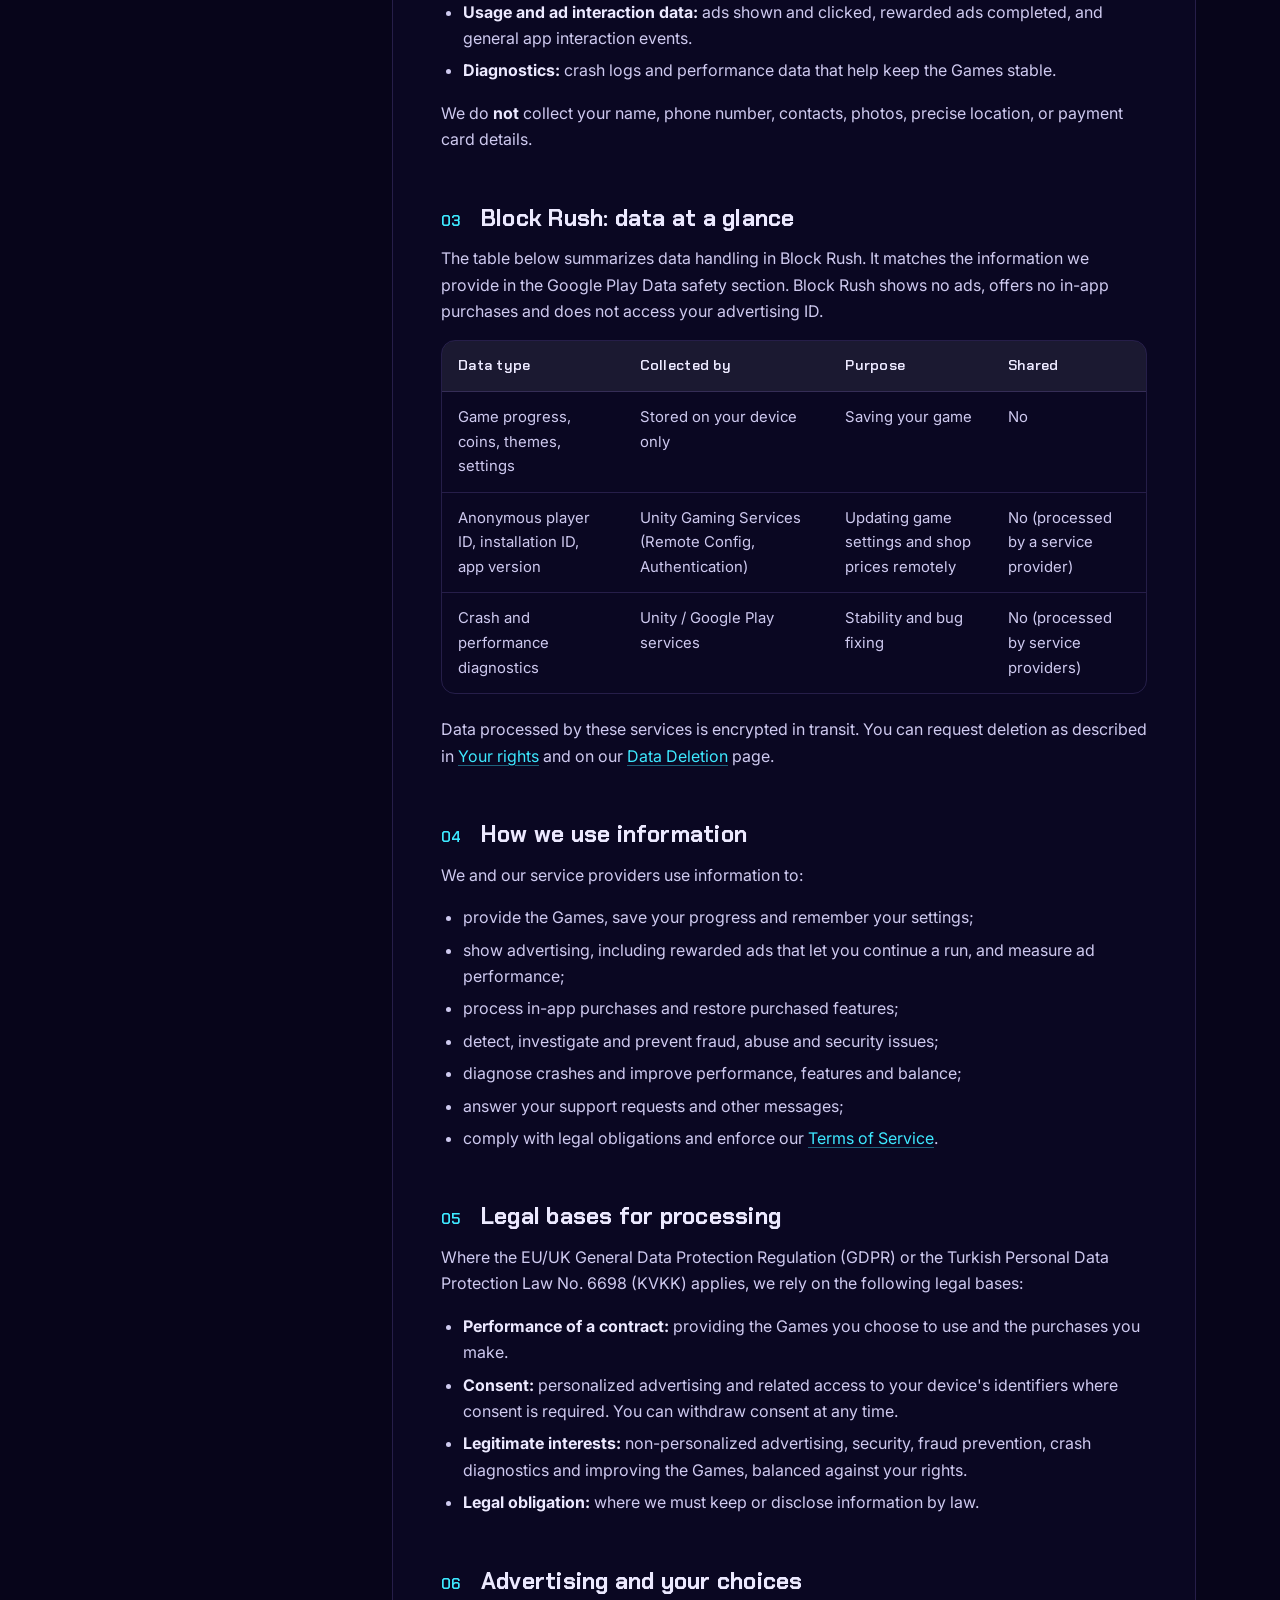
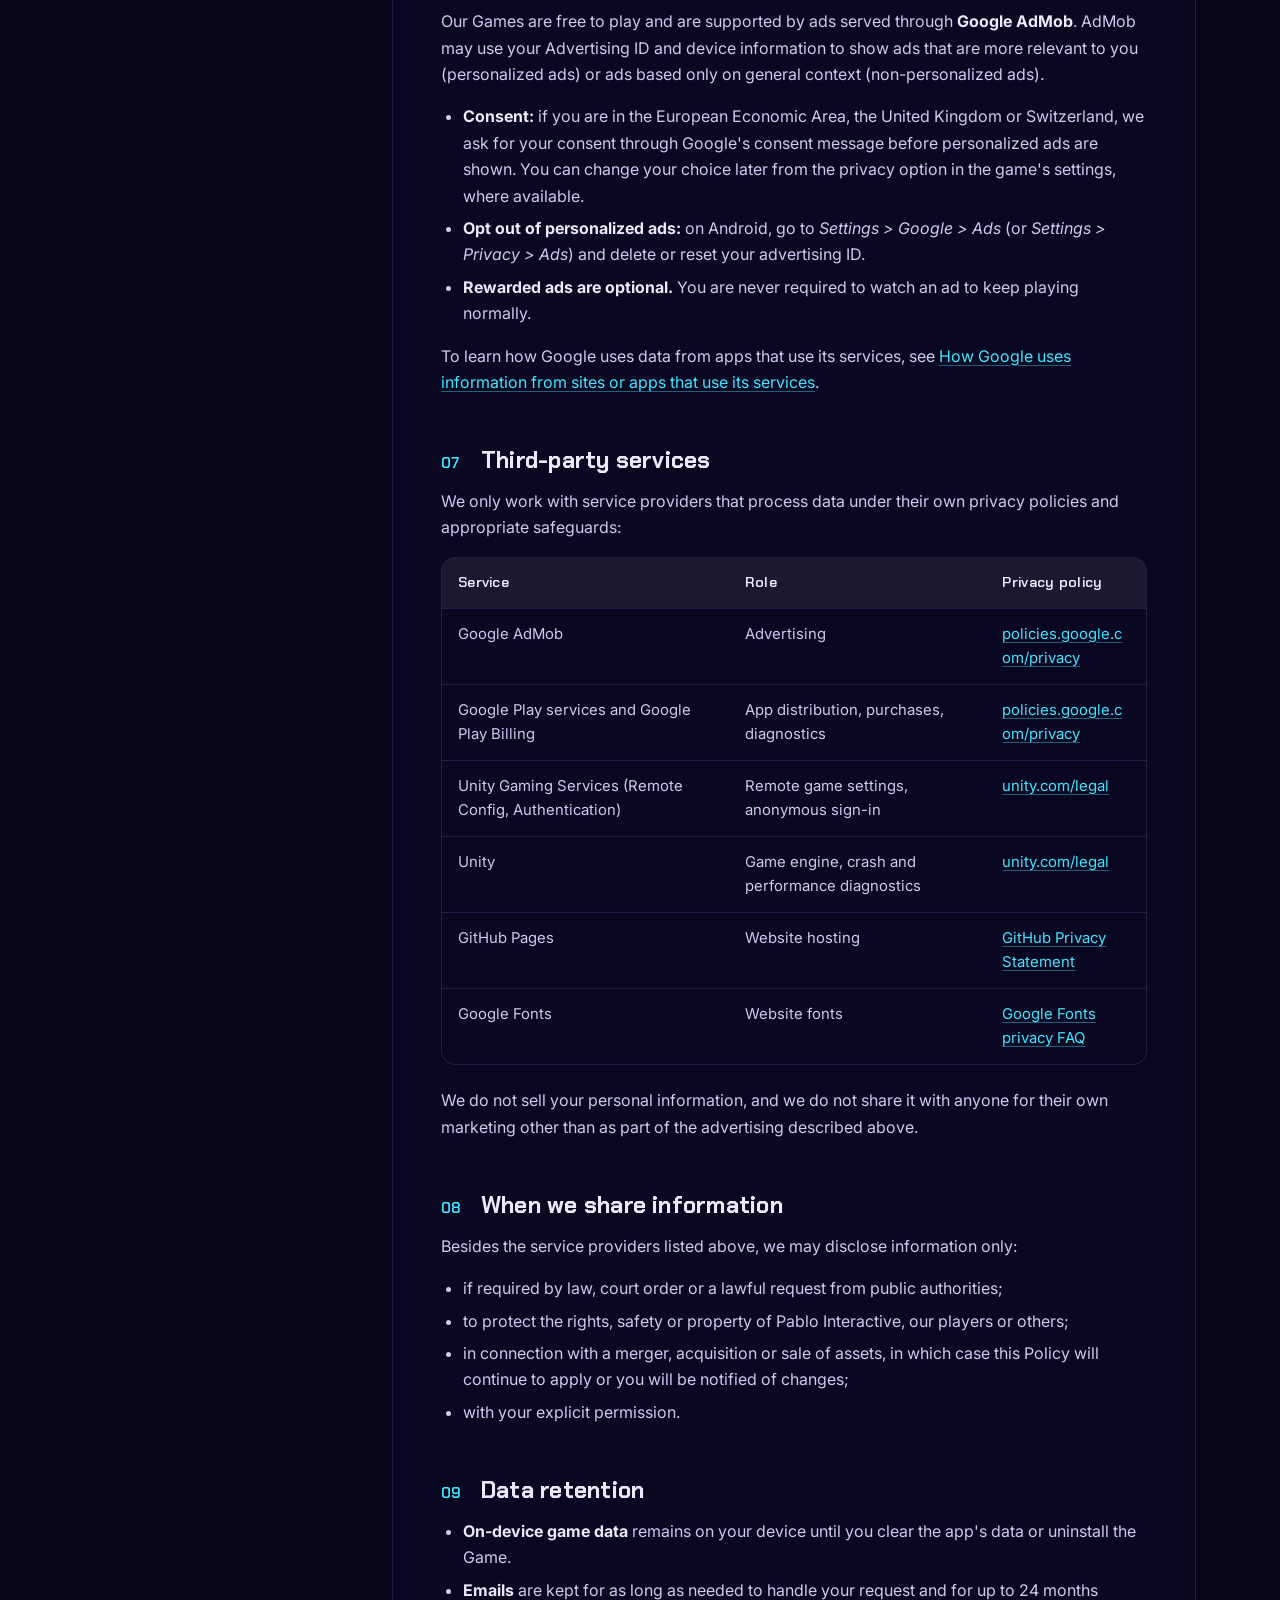
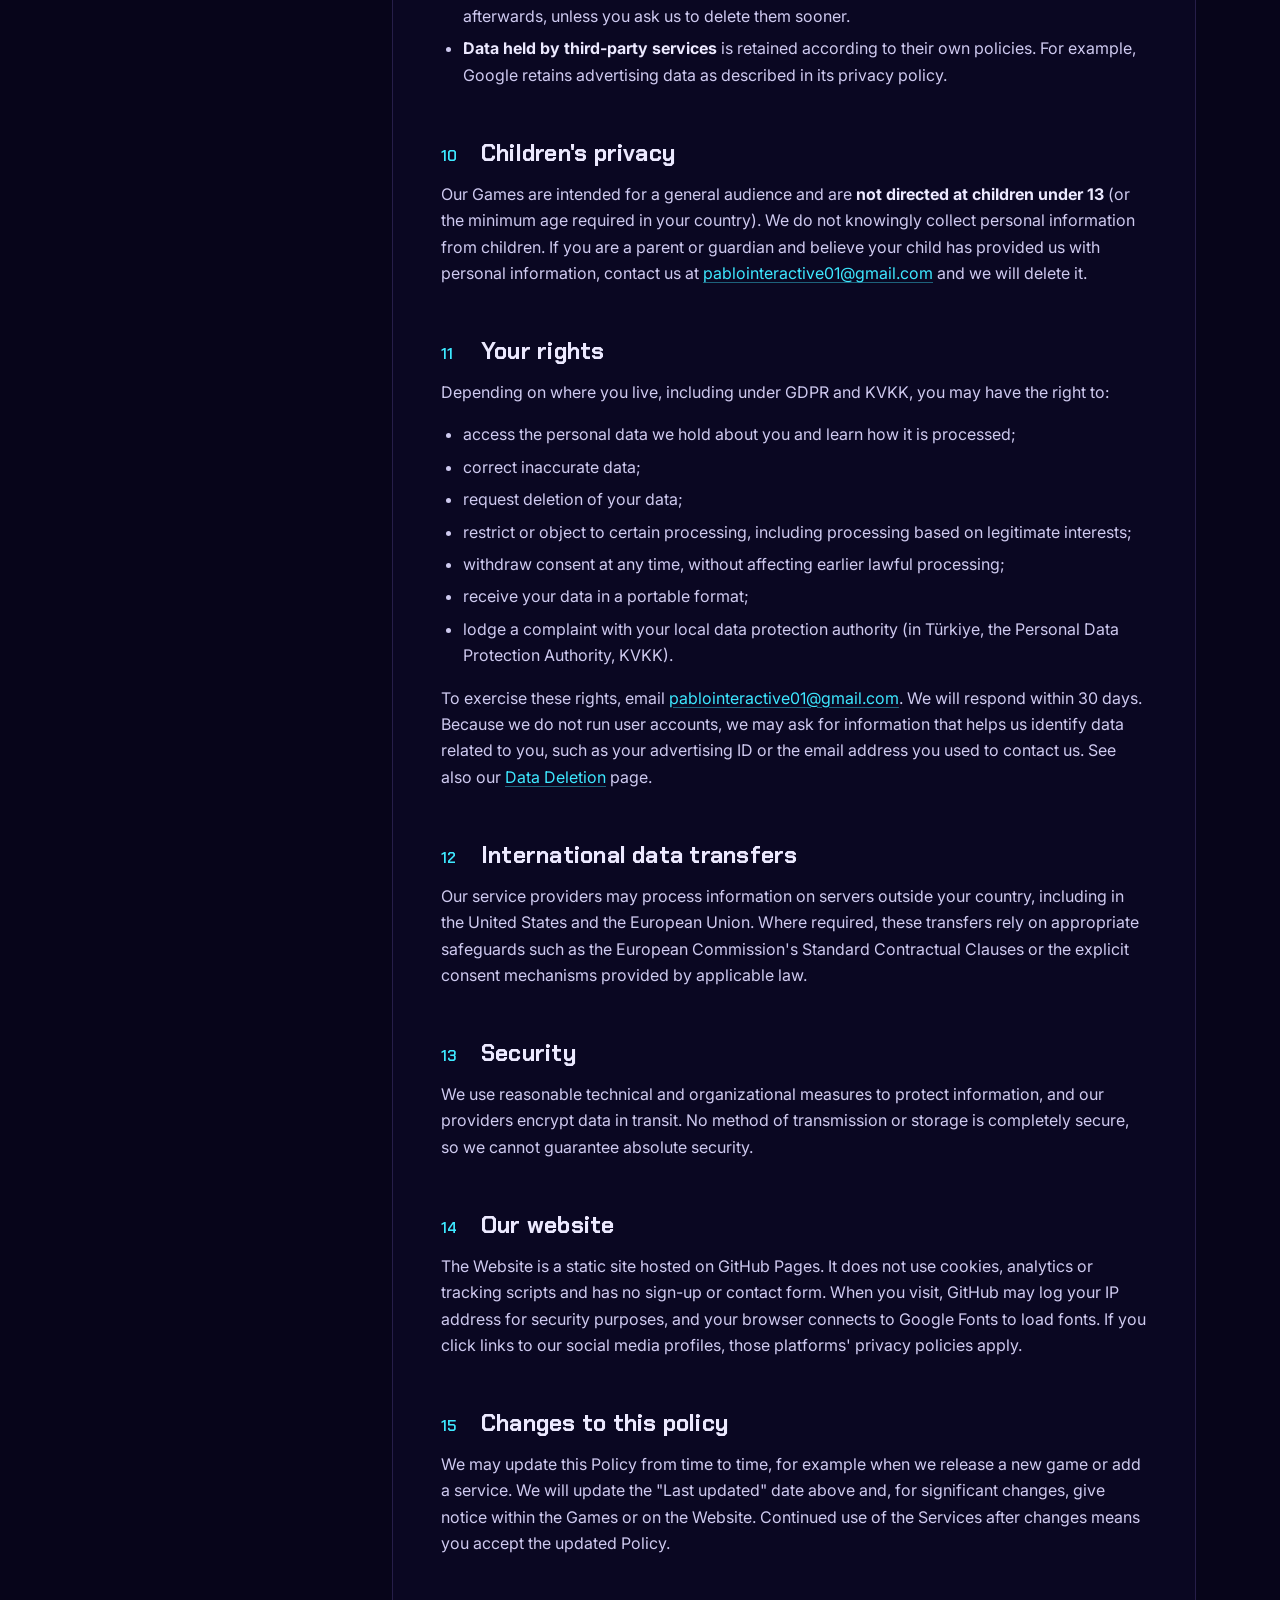
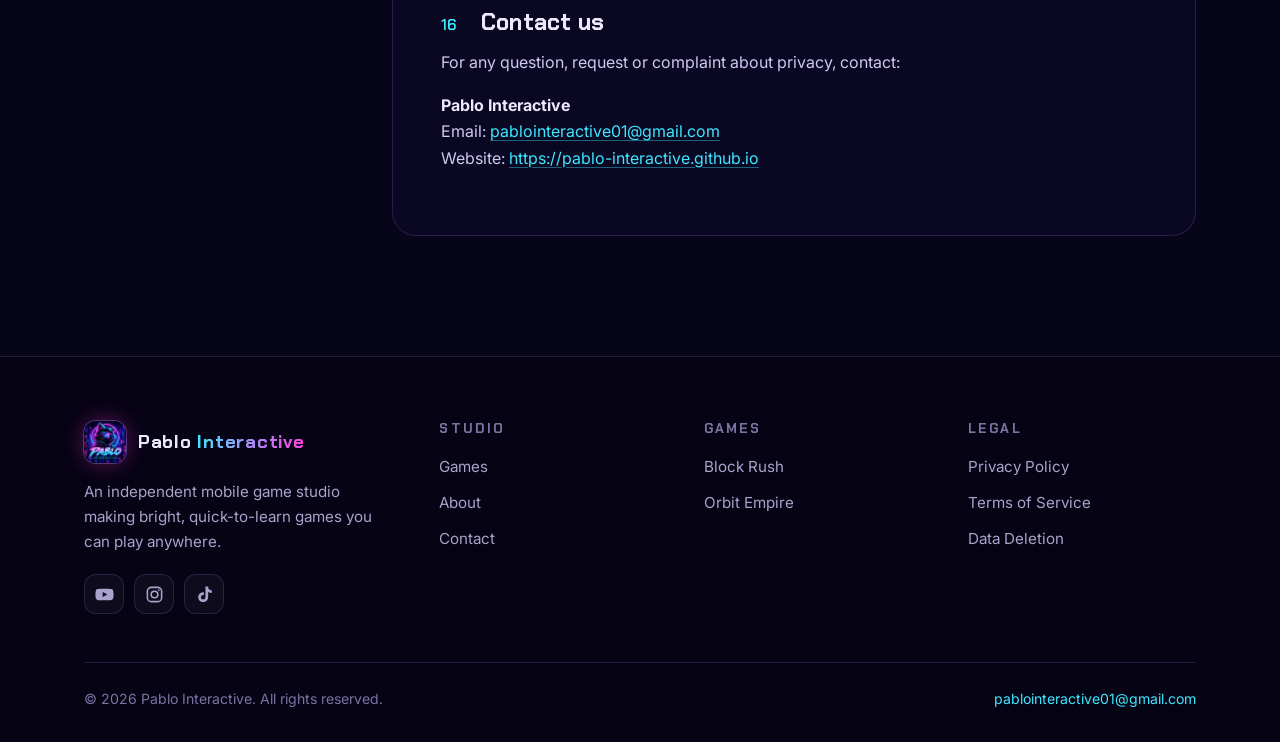
<file: en/privacy-policy.html>
<!doctype html>
<html lang="en">
<head>
<meta charset="utf-8">
<meta name="viewport" content="width=device-width, initial-scale=1">
<title>Privacy Policy | Pablo Interactive</title>
<meta name="description" content="How Pablo Interactive and its games, including Block Rush, collect, use and protect information.">
<meta name="author" content="Pablo Interactive">
<meta name="theme-color" content="#07051a">
<link rel="canonical" href="https://pablo-interactive.github.io/en/privacy-policy.html">
<link rel="alternate" hreflang="tr" href="https://pablo-interactive.github.io/privacy-policy.html">
<link rel="alternate" hreflang="en" href="https://pablo-interactive.github.io/en/privacy-policy.html">
<link rel="alternate" hreflang="x-default" href="https://pablo-interactive.github.io/privacy-policy.html">
<meta property="og:type" content="website">
<meta property="og:site_name" content="Pablo Interactive">
<meta property="og:locale" content="en_US">
<meta property="og:title" content="Privacy Policy | Pablo Interactive">
<meta property="og:description" content="How Pablo Interactive and its games, including Block Rush, collect, use and protect information.">
<meta property="og:url" content="https://pablo-interactive.github.io/en/privacy-policy.html">
<meta property="og:image" content="https://pablo-interactive.github.io/img/og-image.jpg">
<meta name="twitter:card" content="summary_large_image">
<meta name="twitter:title" content="Privacy Policy | Pablo Interactive">
<meta name="twitter:description" content="How Pablo Interactive and its games, including Block Rush, collect, use and protect information.">
<meta name="twitter:image" content="https://pablo-interactive.github.io/img/og-image.jpg">
<link rel="icon" type="image/png" sizes="32x32" href="../img/favicon-32.png">
<link rel="apple-touch-icon" href="../img/apple-touch-icon.png">
<link rel="manifest" href="../site.webmanifest">
<link rel="preconnect" href="https://fonts.googleapis.com">
<link rel="preconnect" href="https://fonts.gstatic.com" crossorigin>
<link href="https://fonts.googleapis.com/css2?family=Chakra+Petch:wght@500;600;700&family=Inter:wght@400;500;600&display=swap" rel="stylesheet">
<link rel="stylesheet" href="../css/style.css">
</head>
<body>
<a class="skip-link" href="#main">Skip to content</a>
<header class="site-header">
  <nav class="container nav" aria-label="Main">
    <a class="brand" href="index.html" aria-label="Pablo Interactive home">
      <img src="../img/favicon-32.png" srcset="../img/icon-192.png 2x" width="42" height="42" alt="">
      <span>Pablo <b>Interactive</b></span>
    </a>
    <button class="nav-toggle" type="button" aria-expanded="false" aria-controls="nav-links" aria-label="Open menu"><svg viewBox="0 0 24 24" fill="none" stroke="currentColor" stroke-width="2" stroke-linecap="round" aria-hidden="true"><path d="M4 7h16M4 12h16M4 17h16"/></svg></button>
    <ul class="nav-links" id="nav-links">
      <li><a href="index.html">Home</a></li><li><a href="index.html#games">Games</a></li><li><a href="index.html#about">About</a></li><li><a href="index.html#contact">Contact</a></li><li><div class="lang-switch" role="group" aria-label="Language"><a href="../privacy-policy.html" hreflang="tr" lang="tr">TR</a><a href="privacy-policy.html" hreflang="en" lang="en" aria-current="true">EN</a></div></li>
    </ul>
  </nav>
</header>
<main id="main">
<section class="page-hero">
  <div class="container">
    <p class="breadcrumb"><a href="index.html">Home</a> / Privacy Policy</p>
    <h1>Privacy Policy</h1>
    <div class="meta-row">
      <span><strong>Effective date:</strong> October 15, 2026</span>
      <span><strong>Last updated:</strong> October 30, 2026</span>
    </div>
  </div>
</section>
<section class="legal">
  <div class="container legal-layout">
    <aside class="toc" aria-label="Contents">
      <h4>On this page</h4>
      <ol><li><a href="#controller">Who we are</a></li><li><a href="#collect">Information we collect</a></li><li><a href="#block-rush">Block Rush: data at a glance</a></li><li><a href="#use">How we use information</a></li><li><a href="#legal-basis">Legal bases for processing</a></li><li><a href="#ads">Advertising and your choices</a></li><li><a href="#third-parties">Third-party services</a></li><li><a href="#sharing">When we share information</a></li><li><a href="#retention">Data retention</a></li><li><a href="#children">Children's privacy</a></li><li><a href="#rights">Your rights</a></li><li><a href="#transfers">International data transfers</a></li><li><a href="#security">Security</a></li><li><a href="#website">Our website</a></li><li><a href="#changes">Changes to this policy</a></li><li><a href="#contact">Contact us</a></li></ol>
    </aside>
    <article class="doc">
      <div class="callout"><p><strong>Summary.</strong> Our games do not require an account and we do not ask for your name, email or location. Game progress is stored on your device. <strong>Block Rush has no ads and no in-app purchases.</strong> If one of our games shows ads, they are served through Google AdMob, which collects certain device information, including your advertising ID, to deliver and measure ads. Block Rush connects to Unity Gaming Services with an anonymous ID to keep settings such as shop prices up to date. You can control ad personalization at any time. Questions: <a href="mailto:pablointeractive01@gmail.com">pablointeractive01@gmail.com</a>.</p></div>
<p>This Privacy Policy explains how Pablo Interactive ("Pablo Interactive", "we", "us" or "our") handles information when you use our mobile games, including <strong>Block Rush</strong> and <strong>Orbit Empire: Idle Tycoon</strong> (together, the "Games"), and our website at https://pablo-interactive.github.io (the "Website"). Together these are the "Services". By using the Services you acknowledge this Policy. If you do not agree with it, please do not use the Services.</p>
      <h2 id="controller"><span class="num">01</span>Who we are</h2>
<p>Pablo Interactive is an independent game developer and is the data controller responsible for the personal data described in this Policy. You can reach us for any privacy matter at <a href="mailto:pablointeractive01@gmail.com">pablointeractive01@gmail.com</a>.</p>
<h2 id="collect"><span class="num">02</span>Information we collect</h2>
<h3>a) Information you give us</h3>
<p>If you contact us by email, we receive your email address, the content of your message and any attachments or details you choose to include (for example your device model or screenshots).</p>
<h3>b) Information stored only on your device</h3>
<p>Our Games save your progress locally on your device: scores and high scores, levels, in-game coin balance, unlocked themes and costumes, language and sound settings. <strong>This data stays on your device and is not sent to our servers.</strong> We do not operate our own game servers or user accounts.</p>
<h3>c) Information collected automatically by third-party services</h3>
<p>Our Games use trusted third-party services that may automatically collect information from your device:</p>
<ul>
  <li><strong>Device and app information:</strong> device model, operating system and version, language, screen size, app version, and approximate country derived from your IP address.</li>
  <li><strong>Identifiers:</strong> the Android Advertising ID (or an app-set ID) and IP address.</li>
  <li><strong>Game service identifiers:</strong> an anonymous player ID and installation ID created by Unity Gaming Services. They are not linked to your name or email; they are only used to deliver game settings (for example shop prices and reward amounts) to your device.</li>
  <li><strong>Usage and ad interaction data:</strong> ads shown and clicked, rewarded ads completed, and general app interaction events.</li>
  <li><strong>Diagnostics:</strong> crash logs and performance data that help keep the Games stable.</li>
</ul>
<p>We do <strong>not</strong> collect your name, phone number, contacts, photos, precise location, or payment card details.</p>
<h2 id="block-rush"><span class="num">03</span>Block Rush: data at a glance</h2>
<p>The table below summarizes data handling in Block Rush. It matches the information we provide in the Google Play Data safety section. Block Rush shows no ads, offers no in-app purchases and does not access your advertising ID.</p>
<div class="table-wrap"><table>
<thead><tr><th>Data type</th><th>Collected by</th><th>Purpose</th><th>Shared</th></tr></thead>
<tbody>
<tr><td>Game progress, coins, themes, settings</td><td>Stored on your device only</td><td>Saving your game</td><td>No</td></tr>
<tr><td>Anonymous player ID, installation ID, app version</td><td>Unity Gaming Services (Remote Config, Authentication)</td><td>Updating game settings and shop prices remotely</td><td>No (processed by a service provider)</td></tr>
<tr><td>Crash and performance diagnostics</td><td>Unity / Google Play services</td><td>Stability and bug fixing</td><td>No (processed by service providers)</td></tr>
</tbody></table></div>
<p>Data processed by these services is encrypted in transit. You can request deletion as described in <a href="#rights">Your rights</a> and on our <a href="data-deletion.html">Data Deletion</a> page.</p>
<h2 id="use"><span class="num">04</span>How we use information</h2>
<p>We and our service providers use information to:</p>
<ul>
  <li>provide the Games, save your progress and remember your settings;</li>
  <li>show advertising, including rewarded ads that let you continue a run, and measure ad performance;</li>
  <li>process in-app purchases and restore purchased features;</li>
  <li>detect, investigate and prevent fraud, abuse and security issues;</li>
  <li>diagnose crashes and improve performance, features and balance;</li>
  <li>answer your support requests and other messages;</li>
  <li>comply with legal obligations and enforce our <a href="terms.html">Terms of Service</a>.</li>
</ul>
<h2 id="legal-basis"><span class="num">05</span>Legal bases for processing</h2>
<p>Where the EU/UK General Data Protection Regulation (GDPR) or the Turkish Personal Data Protection Law No. 6698 (KVKK) applies, we rely on the following legal bases:</p>
<ul>
  <li><strong>Performance of a contract:</strong> providing the Games you choose to use and the purchases you make.</li>
  <li><strong>Consent:</strong> personalized advertising and related access to your device's identifiers where consent is required. You can withdraw consent at any time.</li>
  <li><strong>Legitimate interests:</strong> non-personalized advertising, security, fraud prevention, crash diagnostics and improving the Games, balanced against your rights.</li>
  <li><strong>Legal obligation:</strong> where we must keep or disclose information by law.</li>
</ul>
<h2 id="ads"><span class="num">06</span>Advertising and your choices</h2>
<p>Our Games are free to play and are supported by ads served through <strong>Google AdMob</strong>. AdMob may use your Advertising ID and device information to show ads that are more relevant to you (personalized ads) or ads based only on general context (non-personalized ads).</p>
<ul>
  <li><strong>Consent:</strong> if you are in the European Economic Area, the United Kingdom or Switzerland, we ask for your consent through Google's consent message before personalized ads are shown. You can change your choice later from the privacy option in the game's settings, where available.</li>
  <li><strong>Opt out of personalized ads:</strong> on Android, go to <em>Settings &gt; Google &gt; Ads</em> (or <em>Settings &gt; Privacy &gt; Ads</em>) and delete or reset your advertising ID.</li>
  <li><strong>Rewarded ads are optional.</strong> You are never required to watch an ad to keep playing normally.</li>
</ul>
<p>To learn how Google uses data from apps that use its services, see <a href="https://policies.google.com/technologies/partner-sites" target="_blank" rel="noopener">How Google uses information from sites or apps that use its services</a>.</p>
<h2 id="third-parties"><span class="num">07</span>Third-party services</h2>
<p>We only work with service providers that process data under their own privacy policies and appropriate safeguards:</p>
<div class="table-wrap"><table>
<thead><tr><th>Service</th><th>Role</th><th>Privacy policy</th></tr></thead>
<tbody>
<tr><td>Google AdMob</td><td>Advertising</td><td><a href="https://policies.google.com/privacy" target="_blank" rel="noopener">policies.google.com/privacy</a></td></tr>
<tr><td>Google Play services and Google Play Billing</td><td>App distribution, purchases, diagnostics</td><td><a href="https://policies.google.com/privacy" target="_blank" rel="noopener">policies.google.com/privacy</a></td></tr>
<tr><td>Unity Gaming Services (Remote Config, Authentication)</td><td>Remote game settings, anonymous sign-in</td><td><a href="https://unity.com/legal/game-player-and-app-user-privacy-policy" target="_blank" rel="noopener">unity.com/legal</a></td></tr>
<tr><td>Unity</td><td>Game engine, crash and performance diagnostics</td><td><a href="https://unity.com/legal/game-player-and-app-user-privacy-policy" target="_blank" rel="noopener">unity.com/legal</a></td></tr>
<tr><td>GitHub Pages</td><td>Website hosting</td><td><a href="https://docs.github.com/en/site-policy/privacy-policies/github-general-privacy-statement" target="_blank" rel="noopener">GitHub Privacy Statement</a></td></tr>
<tr><td>Google Fonts</td><td>Website fonts</td><td><a href="https://developers.google.com/fonts/faq/privacy" target="_blank" rel="noopener">Google Fonts privacy FAQ</a></td></tr>
</tbody></table></div>
<p>We do not sell your personal information, and we do not share it with anyone for their own marketing other than as part of the advertising described above.</p>
<h2 id="sharing"><span class="num">08</span>When we share information</h2>
<p>Besides the service providers listed above, we may disclose information only:</p>
<ul>
  <li>if required by law, court order or a lawful request from public authorities;</li>
  <li>to protect the rights, safety or property of Pablo Interactive, our players or others;</li>
  <li>in connection with a merger, acquisition or sale of assets, in which case this Policy will continue to apply or you will be notified of changes;</li>
  <li>with your explicit permission.</li>
</ul>
<h2 id="retention"><span class="num">09</span>Data retention</h2>
<ul>
  <li><strong>On-device game data</strong> remains on your device until you clear the app's data or uninstall the Game.</li>
  <li><strong>Emails</strong> are kept for as long as needed to handle your request and for up to 24 months afterwards, unless you ask us to delete them sooner.</li>
  <li><strong>Data held by third-party services</strong> is retained according to their own policies. For example, Google retains advertising data as described in its privacy policy.</li>
</ul>
<h2 id="children"><span class="num">10</span>Children's privacy</h2>
<p>Our Games are intended for a general audience and are <strong>not directed at children under 13</strong> (or the minimum age required in your country). We do not knowingly collect personal information from children. If you are a parent or guardian and believe your child has provided us with personal information, contact us at <a href="mailto:pablointeractive01@gmail.com">pablointeractive01@gmail.com</a> and we will delete it.</p>
<h2 id="rights"><span class="num">11</span>Your rights</h2>
<p>Depending on where you live, including under GDPR and KVKK, you may have the right to:</p>
<ul>
  <li>access the personal data we hold about you and learn how it is processed;</li>
  <li>correct inaccurate data;</li>
  <li>request deletion of your data;</li>
  <li>restrict or object to certain processing, including processing based on legitimate interests;</li>
  <li>withdraw consent at any time, without affecting earlier lawful processing;</li>
  <li>receive your data in a portable format;</li>
  <li>lodge a complaint with your local data protection authority (in Türkiye, the Personal Data Protection Authority, KVKK).</li>
</ul>
<p>To exercise these rights, email <a href="mailto:pablointeractive01@gmail.com">pablointeractive01@gmail.com</a>. We will respond within 30 days. Because we do not run user accounts, we may ask for information that helps us identify data related to you, such as your advertising ID or the email address you used to contact us. See also our <a href="data-deletion.html">Data Deletion</a> page.</p>
<h2 id="transfers"><span class="num">12</span>International data transfers</h2>
<p>Our service providers may process information on servers outside your country, including in the United States and the European Union. Where required, these transfers rely on appropriate safeguards such as the European Commission's Standard Contractual Clauses or the explicit consent mechanisms provided by applicable law.</p>
<h2 id="security"><span class="num">13</span>Security</h2>
<p>We use reasonable technical and organizational measures to protect information, and our providers encrypt data in transit. No method of transmission or storage is completely secure, so we cannot guarantee absolute security.</p>
<h2 id="website"><span class="num">14</span>Our website</h2>
<p>The Website is a static site hosted on GitHub Pages. It does not use cookies, analytics or tracking scripts and has no sign-up or contact form. When you visit, GitHub may log your IP address for security purposes, and your browser connects to Google Fonts to load fonts. If you click links to our social media profiles, those platforms' privacy policies apply.</p>
<h2 id="changes"><span class="num">15</span>Changes to this policy</h2>
<p>We may update this Policy from time to time, for example when we release a new game or add a service. We will update the "Last updated" date above and, for significant changes, give notice within the Games or on the Website. Continued use of the Services after changes means you accept the updated Policy.</p>
<h2 id="contact"><span class="num">16</span>Contact us</h2>
<p>For any question, request or complaint about privacy, contact:</p>
<p><strong>Pablo Interactive</strong><br>Email: <a href="mailto:pablointeractive01@gmail.com">pablointeractive01@gmail.com</a><br>Website: <a href="https://pablo-interactive.github.io/">https://pablo-interactive.github.io</a></p>

    </article>
  </div>
</section>
</main>
<footer class="site-footer">
  <div class="container">
    <div class="footer-grid">
      <div class="footer-brand">
        <a class="brand" href="index.html">
          <img src="../img/favicon-32.png" srcset="../img/icon-192.png 2x" width="42" height="42" alt="">
          <span>Pablo <b>Interactive</b></span>
        </a>
        <p>An independent mobile game studio making bright, quick-to-learn games you can play anywhere.</p>
        <div class="social-icons">
  <a href="https://www.youtube.com/channel/UC-VvONWJP3U7k78azxqZC6A" target="_blank" rel="noopener" aria-label="Pablo Interactive on YouTube"><svg viewBox="0 0 24 24" fill="currentColor" aria-hidden="true"><path d="M23 7.2a3 3 0 0 0-2.1-2.1C19 4.6 12 4.6 12 4.6s-7 0-8.9.5A3 3 0 0 0 1 7.2 31 31 0 0 0 .5 12 31 31 0 0 0 1 16.8a3 3 0 0 0 2.1 2.1c1.9.5 8.9.5 8.9.5s7 0 8.9-.5a3 3 0 0 0 2.1-2.1 31 31 0 0 0 .5-4.8 31 31 0 0 0-.5-4.8ZM9.7 15.1V8.9l5.8 3.1-5.8 3.1Z"/></svg></a>
  <a href="https://www.instagram.com/pablointeractive" target="_blank" rel="noopener" aria-label="Pablo Interactive on Instagram"><svg viewBox="0 0 24 24" fill="none" stroke="currentColor" stroke-width="2" aria-hidden="true"><rect x="3" y="3" width="18" height="18" rx="5"/><circle cx="12" cy="12" r="4.2"/><circle cx="17.4" cy="6.6" r="1.1" fill="currentColor" stroke="none"/></svg></a>
  <a href="https://www.tiktok.com/@pablointeractive" target="_blank" rel="noopener" aria-label="Pablo Interactive on TikTok"><svg viewBox="0 0 24 24" fill="currentColor" aria-hidden="true"><path d="M16.6 2h-3.4v13.4a2.9 2.9 0 1 1-2.9-2.9c.3 0 .6 0 .9.1V9.1a6.3 6.3 0 1 0 5.4 6.3V8.6a8 8 0 0 0 4.6 1.5V6.7a4.6 4.6 0 0 1-4.6-4.7Z"/></svg></a>
</div>
      </div>
      <div>
        <h4>Studio</h4>
        <ul>
          <li><a href="index.html#games">Games</a></li>
          <li><a href="index.html#about">About</a></li>
          <li><a href="index.html#contact">Contact</a></li>
        </ul>
      </div>
      <div>
        <h4>Games</h4>
        <ul>
          <li><a href="block-rush.html">Block Rush</a></li>
          <li><a href="orbit-empire.html">Orbit Empire</a></li>
        </ul>
      </div>
      <div>
        <h4>Legal</h4>
        <ul>
          <li><a href="privacy-policy.html">Privacy Policy</a></li>
          <li><a href="terms.html">Terms of Service</a></li>
          <li><a href="data-deletion.html">Data Deletion</a></li>
        </ul>
      </div>
    </div>
    <div class="footer-bottom">
      <span>&copy; <span data-year>2026</span> Pablo Interactive. All rights reserved.</span>
      <a href="mailto:pablointeractive01@gmail.com">pablointeractive01@gmail.com</a>
    </div>
  </div>
</footer>
<script src="../js/main.js" defer></script>
</body>
</html>
</file>
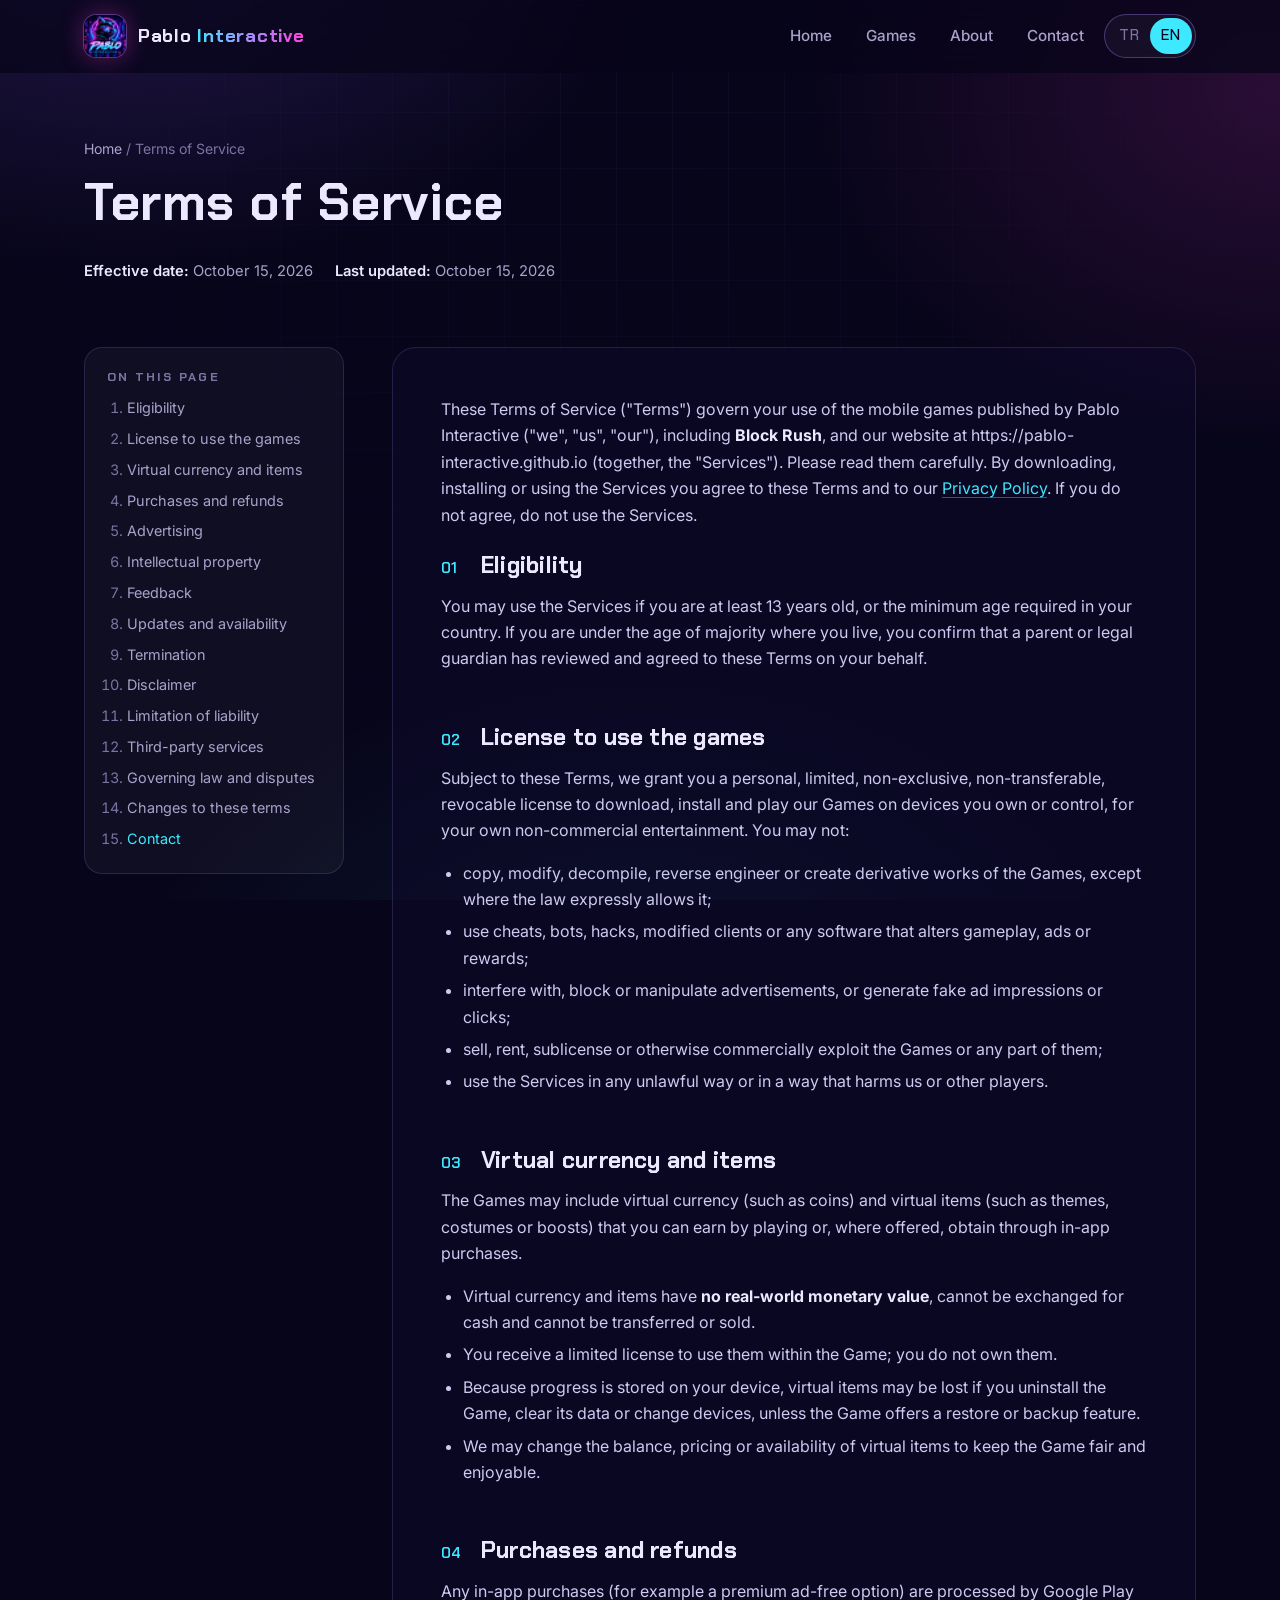
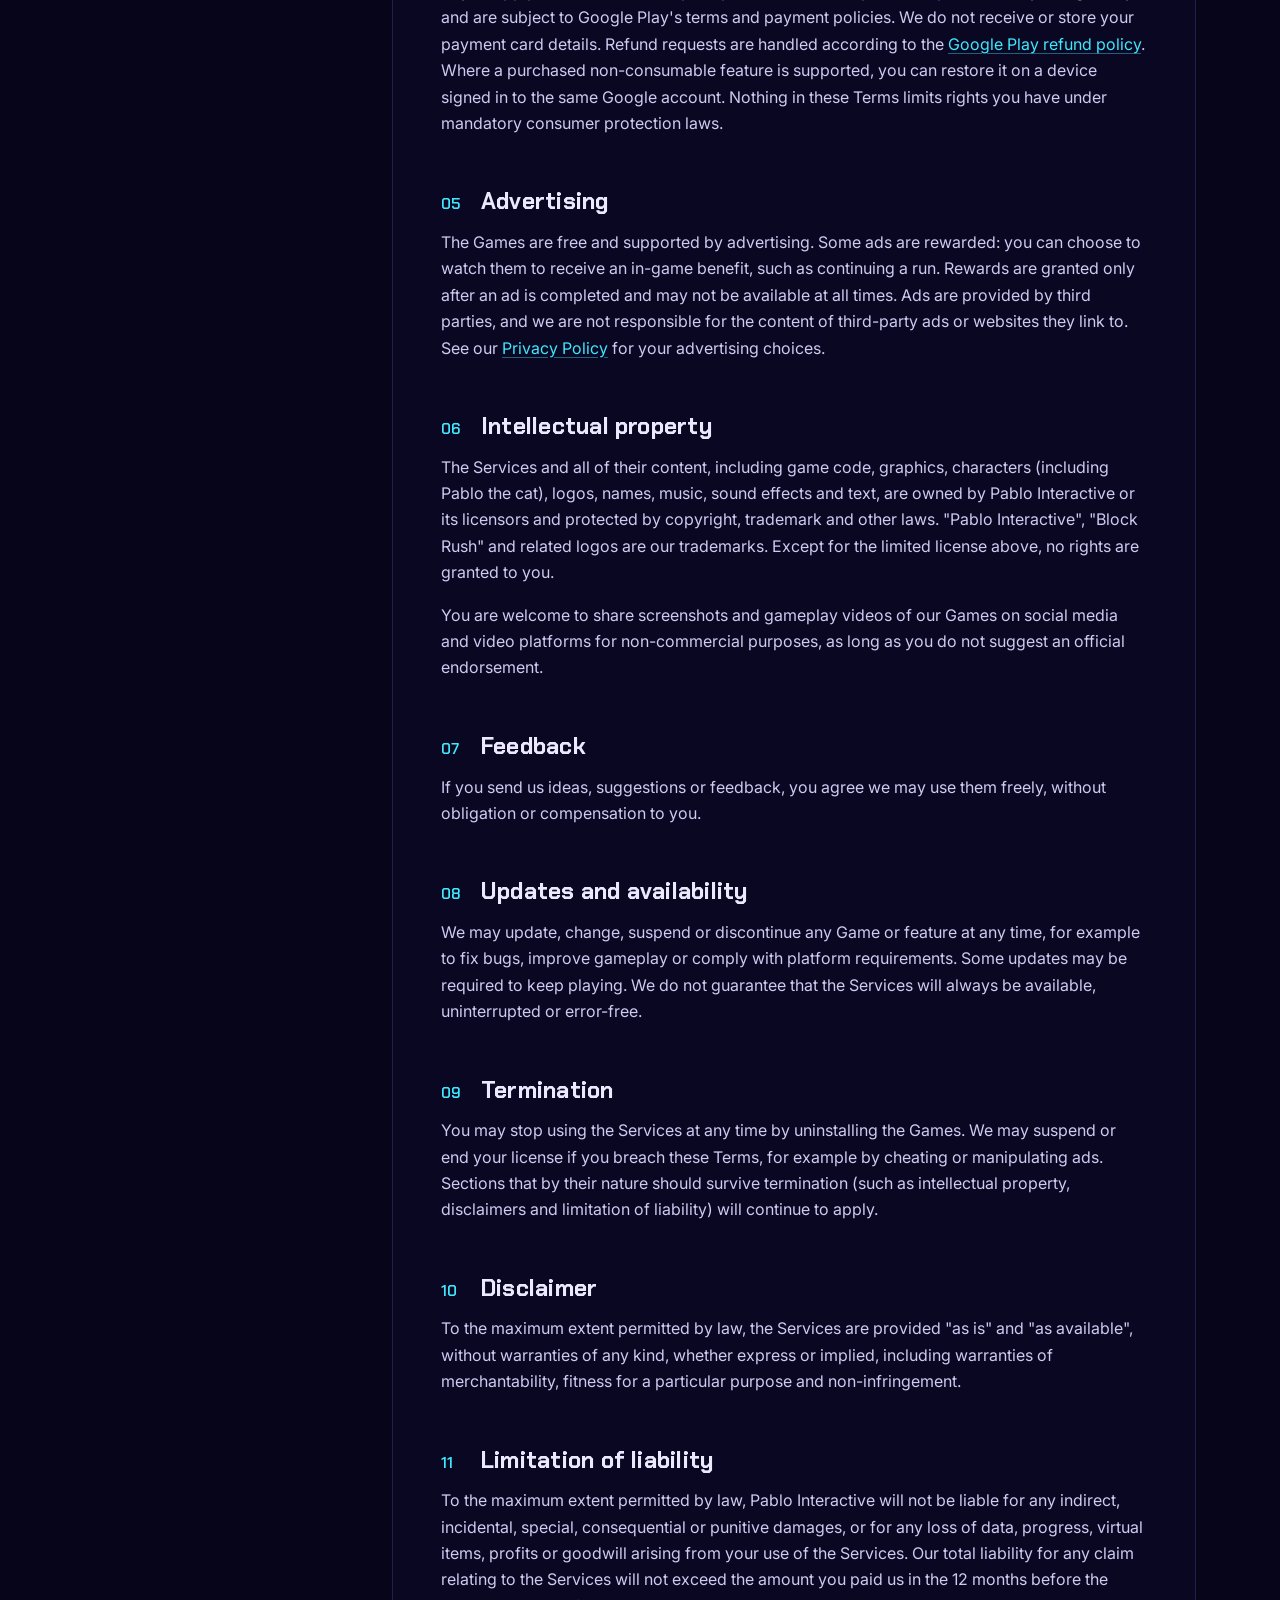
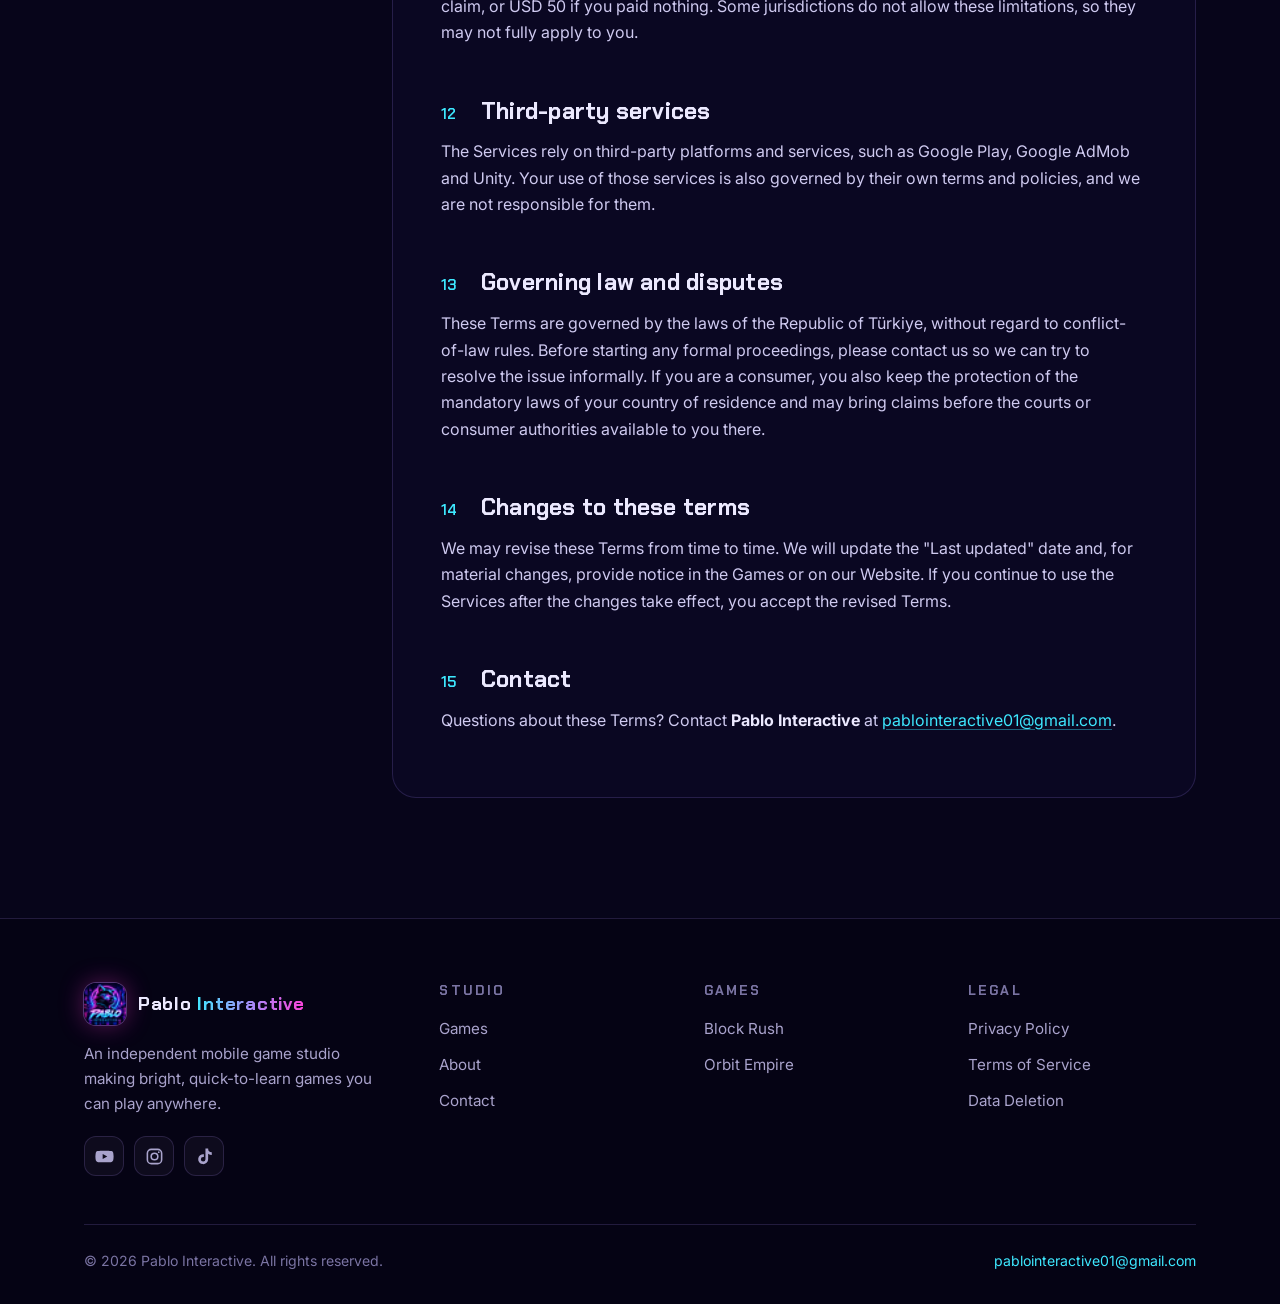
<file: en/terms.html>
<!doctype html>
<html lang="en">
<head>
<meta charset="utf-8">
<meta name="viewport" content="width=device-width, initial-scale=1">
<title>Terms of Service | Pablo Interactive</title>
<meta name="description" content="Terms of Service for games published by Pablo Interactive, including Block Rush.">
<meta name="author" content="Pablo Interactive">
<meta name="theme-color" content="#07051a">
<link rel="canonical" href="https://pablo-interactive.github.io/en/terms.html">
<link rel="alternate" hreflang="tr" href="https://pablo-interactive.github.io/terms.html">
<link rel="alternate" hreflang="en" href="https://pablo-interactive.github.io/en/terms.html">
<link rel="alternate" hreflang="x-default" href="https://pablo-interactive.github.io/terms.html">
<meta property="og:type" content="website">
<meta property="og:site_name" content="Pablo Interactive">
<meta property="og:locale" content="en_US">
<meta property="og:title" content="Terms of Service | Pablo Interactive">
<meta property="og:description" content="Terms of Service for games published by Pablo Interactive, including Block Rush.">
<meta property="og:url" content="https://pablo-interactive.github.io/en/terms.html">
<meta property="og:image" content="https://pablo-interactive.github.io/img/og-image.jpg">
<meta name="twitter:card" content="summary_large_image">
<meta name="twitter:title" content="Terms of Service | Pablo Interactive">
<meta name="twitter:description" content="Terms of Service for games published by Pablo Interactive, including Block Rush.">
<meta name="twitter:image" content="https://pablo-interactive.github.io/img/og-image.jpg">
<link rel="icon" type="image/png" sizes="32x32" href="../img/favicon-32.png">
<link rel="apple-touch-icon" href="../img/apple-touch-icon.png">
<link rel="manifest" href="../site.webmanifest">
<link rel="preconnect" href="https://fonts.googleapis.com">
<link rel="preconnect" href="https://fonts.gstatic.com" crossorigin>
<link href="https://fonts.googleapis.com/css2?family=Chakra+Petch:wght@500;600;700&family=Inter:wght@400;500;600&display=swap" rel="stylesheet">
<link rel="stylesheet" href="../css/style.css">
</head>
<body>
<a class="skip-link" href="#main">Skip to content</a>
<header class="site-header">
  <nav class="container nav" aria-label="Main">
    <a class="brand" href="index.html" aria-label="Pablo Interactive home">
      <img src="../img/favicon-32.png" srcset="../img/icon-192.png 2x" width="42" height="42" alt="">
      <span>Pablo <b>Interactive</b></span>
    </a>
    <button class="nav-toggle" type="button" aria-expanded="false" aria-controls="nav-links" aria-label="Open menu"><svg viewBox="0 0 24 24" fill="none" stroke="currentColor" stroke-width="2" stroke-linecap="round" aria-hidden="true"><path d="M4 7h16M4 12h16M4 17h16"/></svg></button>
    <ul class="nav-links" id="nav-links">
      <li><a href="index.html">Home</a></li><li><a href="index.html#games">Games</a></li><li><a href="index.html#about">About</a></li><li><a href="index.html#contact">Contact</a></li><li><div class="lang-switch" role="group" aria-label="Language"><a href="../terms.html" hreflang="tr" lang="tr">TR</a><a href="terms.html" hreflang="en" lang="en" aria-current="true">EN</a></div></li>
    </ul>
  </nav>
</header>
<main id="main">
<section class="page-hero">
  <div class="container">
    <p class="breadcrumb"><a href="index.html">Home</a> / Terms of Service</p>
    <h1>Terms of Service</h1>
    <div class="meta-row">
      <span><strong>Effective date:</strong> October 15, 2026</span>
      <span><strong>Last updated:</strong> October 15, 2026</span>
    </div>
  </div>
</section>
<section class="legal">
  <div class="container legal-layout">
    <aside class="toc" aria-label="Contents">
      <h4>On this page</h4>
      <ol><li><a href="#eligibility">Eligibility</a></li><li><a href="#license">License to use the games</a></li><li><a href="#virtual-items">Virtual currency and items</a></li><li><a href="#purchases">Purchases and refunds</a></li><li><a href="#ads">Advertising</a></li><li><a href="#ip">Intellectual property</a></li><li><a href="#feedback">Feedback</a></li><li><a href="#changes-service">Updates and availability</a></li><li><a href="#termination">Termination</a></li><li><a href="#disclaimer">Disclaimer</a></li><li><a href="#liability">Limitation of liability</a></li><li><a href="#third-party">Third-party services</a></li><li><a href="#law">Governing law and disputes</a></li><li><a href="#changes">Changes to these terms</a></li><li><a href="#contact">Contact</a></li></ol>
    </aside>
    <article class="doc">
      <p>These Terms of Service ("Terms") govern your use of the mobile games published by Pablo Interactive ("we", "us", "our"), including <strong>Block Rush</strong>, and our website at https://pablo-interactive.github.io (together, the "Services"). Please read them carefully. By downloading, installing or using the Services you agree to these Terms and to our <a href="privacy-policy.html">Privacy Policy</a>. If you do not agree, do not use the Services.</p>
      <h2 id="eligibility"><span class="num">01</span>Eligibility</h2>
<p>You may use the Services if you are at least 13 years old, or the minimum age required in your country. If you are under the age of majority where you live, you confirm that a parent or legal guardian has reviewed and agreed to these Terms on your behalf.</p>
<h2 id="license"><span class="num">02</span>License to use the games</h2>
<p>Subject to these Terms, we grant you a personal, limited, non-exclusive, non-transferable, revocable license to download, install and play our Games on devices you own or control, for your own non-commercial entertainment. You may not:</p>
<ul>
  <li>copy, modify, decompile, reverse engineer or create derivative works of the Games, except where the law expressly allows it;</li>
  <li>use cheats, bots, hacks, modified clients or any software that alters gameplay, ads or rewards;</li>
  <li>interfere with, block or manipulate advertisements, or generate fake ad impressions or clicks;</li>
  <li>sell, rent, sublicense or otherwise commercially exploit the Games or any part of them;</li>
  <li>use the Services in any unlawful way or in a way that harms us or other players.</li>
</ul>
<h2 id="virtual-items"><span class="num">03</span>Virtual currency and items</h2>
<p>The Games may include virtual currency (such as coins) and virtual items (such as themes, costumes or boosts) that you can earn by playing or, where offered, obtain through in-app purchases.</p>
<ul>
  <li>Virtual currency and items have <strong>no real-world monetary value</strong>, cannot be exchanged for cash and cannot be transferred or sold.</li>
  <li>You receive a limited license to use them within the Game; you do not own them.</li>
  <li>Because progress is stored on your device, virtual items may be lost if you uninstall the Game, clear its data or change devices, unless the Game offers a restore or backup feature.</li>
  <li>We may change the balance, pricing or availability of virtual items to keep the Game fair and enjoyable.</li>
</ul>
<h2 id="purchases"><span class="num">04</span>Purchases and refunds</h2>
<p>Any in-app purchases (for example a premium ad-free option) are processed by Google Play and are subject to Google Play's terms and payment policies. We do not receive or store your payment card details. Refund requests are handled according to the <a href="https://support.google.com/googleplay/answer/2479637" target="_blank" rel="noopener">Google Play refund policy</a>. Where a purchased non-consumable feature is supported, you can restore it on a device signed in to the same Google account. Nothing in these Terms limits rights you have under mandatory consumer protection laws.</p>
<h2 id="ads"><span class="num">05</span>Advertising</h2>
<p>The Games are free and supported by advertising. Some ads are rewarded: you can choose to watch them to receive an in-game benefit, such as continuing a run. Rewards are granted only after an ad is completed and may not be available at all times. Ads are provided by third parties, and we are not responsible for the content of third-party ads or websites they link to. See our <a href="privacy-policy.html#ads">Privacy Policy</a> for your advertising choices.</p>
<h2 id="ip"><span class="num">06</span>Intellectual property</h2>
<p>The Services and all of their content, including game code, graphics, characters (including Pablo the cat), logos, names, music, sound effects and text, are owned by Pablo Interactive or its licensors and protected by copyright, trademark and other laws. "Pablo Interactive", "Block Rush" and related logos are our trademarks. Except for the limited license above, no rights are granted to you.</p>
<p>You are welcome to share screenshots and gameplay videos of our Games on social media and video platforms for non-commercial purposes, as long as you do not suggest an official endorsement.</p>
<h2 id="feedback"><span class="num">07</span>Feedback</h2>
<p>If you send us ideas, suggestions or feedback, you agree we may use them freely, without obligation or compensation to you.</p>
<h2 id="changes-service"><span class="num">08</span>Updates and availability</h2>
<p>We may update, change, suspend or discontinue any Game or feature at any time, for example to fix bugs, improve gameplay or comply with platform requirements. Some updates may be required to keep playing. We do not guarantee that the Services will always be available, uninterrupted or error-free.</p>
<h2 id="termination"><span class="num">09</span>Termination</h2>
<p>You may stop using the Services at any time by uninstalling the Games. We may suspend or end your license if you breach these Terms, for example by cheating or manipulating ads. Sections that by their nature should survive termination (such as intellectual property, disclaimers and limitation of liability) will continue to apply.</p>
<h2 id="disclaimer"><span class="num">10</span>Disclaimer</h2>
<p>To the maximum extent permitted by law, the Services are provided "as is" and "as available", without warranties of any kind, whether express or implied, including warranties of merchantability, fitness for a particular purpose and non-infringement.</p>
<h2 id="liability"><span class="num">11</span>Limitation of liability</h2>
<p>To the maximum extent permitted by law, Pablo Interactive will not be liable for any indirect, incidental, special, consequential or punitive damages, or for any loss of data, progress, virtual items, profits or goodwill arising from your use of the Services. Our total liability for any claim relating to the Services will not exceed the amount you paid us in the 12 months before the claim, or USD 50 if you paid nothing. Some jurisdictions do not allow these limitations, so they may not fully apply to you.</p>
<h2 id="third-party"><span class="num">12</span>Third-party services</h2>
<p>The Services rely on third-party platforms and services, such as Google Play, Google AdMob and Unity. Your use of those services is also governed by their own terms and policies, and we are not responsible for them.</p>
<h2 id="law"><span class="num">13</span>Governing law and disputes</h2>
<p>These Terms are governed by the laws of the Republic of Türkiye, without regard to conflict-of-law rules. Before starting any formal proceedings, please contact us so we can try to resolve the issue informally. If you are a consumer, you also keep the protection of the mandatory laws of your country of residence and may bring claims before the courts or consumer authorities available to you there.</p>
<h2 id="changes"><span class="num">14</span>Changes to these terms</h2>
<p>We may revise these Terms from time to time. We will update the "Last updated" date and, for material changes, provide notice in the Games or on our Website. If you continue to use the Services after the changes take effect, you accept the revised Terms.</p>
<h2 id="contact"><span class="num">15</span>Contact</h2>
<p>Questions about these Terms? Contact <strong>Pablo Interactive</strong> at <a href="mailto:pablointeractive01@gmail.com">pablointeractive01@gmail.com</a>.</p>

    </article>
  </div>
</section>
</main>
<footer class="site-footer">
  <div class="container">
    <div class="footer-grid">
      <div class="footer-brand">
        <a class="brand" href="index.html">
          <img src="../img/favicon-32.png" srcset="../img/icon-192.png 2x" width="42" height="42" alt="">
          <span>Pablo <b>Interactive</b></span>
        </a>
        <p>An independent mobile game studio making bright, quick-to-learn games you can play anywhere.</p>
        <div class="social-icons">
  <a href="https://www.youtube.com/channel/UC-VvONWJP3U7k78azxqZC6A" target="_blank" rel="noopener" aria-label="Pablo Interactive on YouTube"><svg viewBox="0 0 24 24" fill="currentColor" aria-hidden="true"><path d="M23 7.2a3 3 0 0 0-2.1-2.1C19 4.6 12 4.6 12 4.6s-7 0-8.9.5A3 3 0 0 0 1 7.2 31 31 0 0 0 .5 12 31 31 0 0 0 1 16.8a3 3 0 0 0 2.1 2.1c1.9.5 8.9.5 8.9.5s7 0 8.9-.5a3 3 0 0 0 2.1-2.1 31 31 0 0 0 .5-4.8 31 31 0 0 0-.5-4.8ZM9.7 15.1V8.9l5.8 3.1-5.8 3.1Z"/></svg></a>
  <a href="https://www.instagram.com/pablointeractive" target="_blank" rel="noopener" aria-label="Pablo Interactive on Instagram"><svg viewBox="0 0 24 24" fill="none" stroke="currentColor" stroke-width="2" aria-hidden="true"><rect x="3" y="3" width="18" height="18" rx="5"/><circle cx="12" cy="12" r="4.2"/><circle cx="17.4" cy="6.6" r="1.1" fill="currentColor" stroke="none"/></svg></a>
  <a href="https://www.tiktok.com/@pablointeractive" target="_blank" rel="noopener" aria-label="Pablo Interactive on TikTok"><svg viewBox="0 0 24 24" fill="currentColor" aria-hidden="true"><path d="M16.6 2h-3.4v13.4a2.9 2.9 0 1 1-2.9-2.9c.3 0 .6 0 .9.1V9.1a6.3 6.3 0 1 0 5.4 6.3V8.6a8 8 0 0 0 4.6 1.5V6.7a4.6 4.6 0 0 1-4.6-4.7Z"/></svg></a>
</div>
      </div>
      <div>
        <h4>Studio</h4>
        <ul>
          <li><a href="index.html#games">Games</a></li>
          <li><a href="index.html#about">About</a></li>
          <li><a href="index.html#contact">Contact</a></li>
        </ul>
      </div>
      <div>
        <h4>Games</h4>
        <ul>
          <li><a href="block-rush.html">Block Rush</a></li>
          <li><a href="orbit-empire.html">Orbit Empire</a></li>
        </ul>
      </div>
      <div>
        <h4>Legal</h4>
        <ul>
          <li><a href="privacy-policy.html">Privacy Policy</a></li>
          <li><a href="terms.html">Terms of Service</a></li>
          <li><a href="data-deletion.html">Data Deletion</a></li>
        </ul>
      </div>
    </div>
    <div class="footer-bottom">
      <span>&copy; <span data-year>2026</span> Pablo Interactive. All rights reserved.</span>
      <a href="mailto:pablointeractive01@gmail.com">pablointeractive01@gmail.com</a>
    </div>
  </div>
</footer>
<script src="../js/main.js" defer></script>
</body>
</html>
</file>
<file: css/style.css>
/* ==========================================================================
   Pablo Interactive — main stylesheet
   ========================================================================== */

:root {
  --bg: #07051a;
  --bg-2: #0d0a2a;
  --surface: rgba(255, 255, 255, 0.04);
  --surface-2: rgba(255, 255, 255, 0.07);
  --border: rgba(167, 139, 250, 0.18);
  --border-strong: rgba(167, 139, 250, 0.35);
  --text: #ece9ff;
  --text-muted: #a9a3cc;
  --text-dim: #7a74a3;
  --cyan: #3ee8ff;
  --magenta: #ff3fd8;
  --violet: #8b5cf6;
  --grad: linear-gradient(100deg, var(--cyan) 0%, #a78bfa 50%, var(--magenta) 100%);
  --glow-cyan: 0 0 24px rgba(62, 232, 255, 0.35);
  --glow-magenta: 0 0 24px rgba(255, 63, 216, 0.35);
  --radius: 18px;
  --radius-sm: 10px;
  --max: 1160px;
  --font-display: "Chakra Petch", "Segoe UI", system-ui, sans-serif;
  --font-body: "Inter", "Segoe UI", system-ui, -apple-system, sans-serif;
}

*,
*::before,
*::after { box-sizing: border-box; }

html { scroll-behavior: smooth; -webkit-text-size-adjust: 100%; }

body {
  margin: 0;
  background: var(--bg);
  color: var(--text);
  font-family: var(--font-body);
  font-size: 16px;
  line-height: 1.65;
  -webkit-font-smoothing: antialiased;
  overflow-x: hidden;
}
html { overflow-x: hidden; }
@supports (overflow: clip) { html, body { overflow-x: clip; } }
.hero, #about { overflow-x: clip; }

/* Ambient background */
body::before {
  content: "";
  position: fixed;
  inset: 0;
  z-index: -2;
  background:
    radial-gradient(900px 600px at 10% -10%, rgba(139, 92, 246, 0.22), transparent 60%),
    radial-gradient(800px 600px at 100% 10%, rgba(255, 63, 216, 0.14), transparent 60%),
    radial-gradient(900px 700px at 50% 120%, rgba(62, 232, 255, 0.10), transparent 60%),
    var(--bg);
}
body::after {
  content: "";
  position: fixed;
  inset: 0;
  z-index: -1;
  pointer-events: none;
  background-image:
    linear-gradient(rgba(167, 139, 250, 0.05) 1px, transparent 1px),
    linear-gradient(90deg, rgba(167, 139, 250, 0.05) 1px, transparent 1px);
  background-size: 56px 56px;
  mask-image: radial-gradient(ellipse at 50% 0%, #000 0%, transparent 70%);
  -webkit-mask-image: radial-gradient(ellipse at 50% 0%, #000 0%, transparent 70%);
}

img { max-width: 100%; height: auto; display: block; }
a { color: var(--cyan); text-decoration: none; transition: color .2s; }
a:hover { color: #fff; }
::selection { background: var(--magenta); color: #fff; }

:focus-visible {
  outline: 2px solid var(--cyan);
  outline-offset: 3px;
  border-radius: 6px;
}

.container {
  width: 100%;
  max-width: var(--max);
  margin: 0 auto;
  padding: 0 24px;
}

.skip-link {
  position: absolute;
  left: 16px;
  top: -60px;
  z-index: 100;
  padding: 10px 16px;
  background: var(--cyan);
  color: #000;
  border-radius: 8px;
  font-weight: 600;
}
.skip-link:focus { top: 12px; color: #000; }

/* ---------------- Header ---------------- */
.site-header {
  position: sticky;
  top: 0;
  z-index: 50;
  backdrop-filter: blur(14px);
  -webkit-backdrop-filter: blur(14px);
  background: rgba(7, 5, 26, 0.72);
  border-bottom: 1px solid transparent;
  transition: border-color .3s, background .3s;
}
.site-header.scrolled { border-bottom-color: var(--border); background: rgba(7, 5, 26, 0.88); }

.nav {
  display: flex;
  align-items: center;
  justify-content: space-between;
  height: 72px;
  gap: 16px;
}

.brand {
  display: flex;
  align-items: center;
  gap: 12px;
  color: var(--text);
  font-family: var(--font-display);
  font-weight: 700;
  font-size: 1.15rem;
  letter-spacing: .04em;
}
.brand:hover { color: var(--text); }
.brand img {
  width: 42px;
  height: 42px;
  border-radius: 12px;
  box-shadow: 0 0 0 1px var(--border-strong), var(--glow-magenta);
}
.brand span b { font-weight: 700; background: var(--grad); -webkit-background-clip: text; background-clip: text; color: transparent; }

.nav-links {
  display: flex;
  align-items: center;
  gap: 6px;
  list-style: none;
  margin: 0;
  padding: 0;
}
.nav-links a {
  display: block;
  padding: 8px 14px;
  border-radius: 999px;
  color: var(--text-muted);
  font-weight: 500;
  font-size: .95rem;
}
.nav-links a:hover,
.nav-links a[aria-current="page"] { color: var(--text); background: var(--surface-2); }

.nav-toggle {
  display: none;
  width: 44px;
  height: 44px;
  border: 1px solid var(--border);
  border-radius: 12px;
  background: var(--surface);
  color: var(--text);
  cursor: pointer;
  align-items: center;
  justify-content: center;
}
.nav-toggle svg { width: 22px; height: 22px; }

@media (max-width: 820px) {
  .nav-toggle { display: inline-flex; }
  .nav-links {
    position: absolute;
    top: 72px;
    left: 0;
    right: 0;
    flex-direction: column;
    align-items: stretch;
    gap: 2px;
    padding: 12px 16px 20px;
    background: #07051a;
    border-bottom: 1px solid var(--border);
    display: none;
  }
  .nav-links.open { display: flex; }
  .nav-links a { padding: 12px 16px; border-radius: 12px; }
  .nav-links .btn { margin-top: 8px; justify-content: center; }
}

/* ---------------- Buttons ---------------- */
.btn {
  display: inline-flex;
  align-items: center;
  gap: 10px;
  padding: 13px 24px;
  border-radius: 999px;
  font-family: var(--font-display);
  font-weight: 600;
  font-size: 1rem;
  letter-spacing: .03em;
  border: 1px solid transparent;
  cursor: pointer;
  transition: transform .2s, box-shadow .2s, background .2s, color .2s;
  white-space: nowrap;
}
.btn svg { width: 18px; height: 18px; flex: none; }
.btn-primary {
  background: var(--grad);
  color: #0b0620;
  box-shadow: 0 8px 30px rgba(255, 63, 216, 0.25);
}
.btn-primary:hover { color: #0b0620; transform: translateY(-2px); box-shadow: 0 12px 38px rgba(62, 232, 255, 0.35); }
.btn-ghost {
  background: var(--surface);
  color: var(--text);
  border-color: var(--border-strong);
}
.btn-ghost:hover { color: #fff; background: var(--surface-2); border-color: var(--cyan); }
.nav-links a.btn-primary { padding: 9px 18px; font-size: .9rem; color: #0b0620; font-weight: 600; }
.nav-links a.btn-primary:hover { background: var(--grad); color: #0b0620; }

/* ---------------- Typography helpers ---------------- */
.eyebrow {
  display: inline-flex;
  align-items: center;
  gap: 8px;
  font-family: var(--font-display);
  font-size: .8rem;
  font-weight: 600;
  letter-spacing: .22em;
  text-transform: uppercase;
  color: var(--cyan);
}
.eyebrow::before {
  content: "";
  width: 22px;
  height: 2px;
  background: var(--grad);
  border-radius: 2px;
}
h1, h2, h3, h4 {
  font-family: var(--font-display);
  line-height: 1.15;
  margin: 0 0 .5em;
  letter-spacing: .01em;
}
h1 { font-size: clamp(2.3rem, 5.6vw, 4.2rem); font-weight: 700; }
h2 { font-size: clamp(1.8rem, 3.6vw, 2.6rem); font-weight: 700; }
h3 { font-size: 1.3rem; font-weight: 600; }
p { margin: 0 0 1em; }
.gradient-text { background: var(--grad); -webkit-background-clip: text; background-clip: text; color: transparent; }
.lead { font-size: 1.15rem; color: var(--text-muted); max-width: 620px; }
.muted { color: var(--text-muted); }

section { padding: 96px 0; }
.section-head { max-width: 680px; margin-bottom: 48px; }
.section-head.center { margin-left: auto; margin-right: auto; text-align: center; }
.section-head.center .eyebrow { justify-content: center; }
.section-head p { color: var(--text-muted); font-size: 1.08rem; }

/* ---------------- Hero ---------------- */
.hero { padding: 72px 0 96px; position: relative; }
.hero-grid {
  display: grid;
  grid-template-columns: 1.1fr 0.9fr;
  align-items: center;
  gap: 56px;
}
.hero h1 { margin: 18px 0 20px; }
.hero-actions { display: flex; flex-wrap: wrap; gap: 14px; margin-top: 32px; }
.hero-art { position: relative; justify-self: center; width: 100%; max-width: 460px; }
.hero-art::before {
  content: "";
  position: absolute;
  inset: -8%;
  border-radius: 50%;
  background: conic-gradient(from 180deg, var(--cyan), var(--violet), var(--magenta), var(--cyan));
  filter: blur(60px);
  opacity: .45;
  z-index: -1;
  animation: spin 18s linear infinite;
}
.hero-art img {
  width: 100%;
  aspect-ratio: 1;
  object-fit: cover;
  border-radius: 28px;
  border: 1px solid var(--border-strong);
  box-shadow: 0 30px 80px rgba(0, 0, 0, 0.55);
  animation: float 7s ease-in-out infinite;
}
.hero-stats {
  display: flex;
  flex-wrap: wrap;
  gap: 32px;
  margin-top: 44px;
  padding-top: 28px;
  border-top: 1px solid var(--border);
}
.hero-stats div strong {
  display: block;
  font-family: var(--font-display);
  font-size: 1.6rem;
  color: var(--text);
}
.hero-stats div span { font-size: .9rem; color: var(--text-dim); }

@keyframes float { 0%, 100% { transform: translateY(0); } 50% { transform: translateY(-14px); } }
@keyframes spin { to { transform: rotate(360deg); } }

@media (max-width: 900px) {
  .hero { padding-top: 40px; }
  .hero-grid { grid-template-columns: 1fr; gap: 48px; }
  .hero-art { order: -1; max-width: 340px; }
}

/* ---------------- Cards ---------------- */
.card {
  background: var(--surface);
  border: 1px solid var(--border);
  border-radius: var(--radius);
  padding: 28px;
  transition: transform .25s, border-color .25s, background .25s;
}
.card:hover { transform: translateY(-4px); border-color: var(--border-strong); background: var(--surface-2); }

.grid-3 { display: grid; grid-template-columns: repeat(3, 1fr); gap: 22px; }
.grid-2 { display: grid; grid-template-columns: repeat(2, 1fr); gap: 22px; }
@media (max-width: 900px) { .grid-3 { grid-template-columns: 1fr 1fr; } }
@media (max-width: 640px) { .grid-3, .grid-2 { grid-template-columns: 1fr; } }

.icon-badge {
  width: 52px;
  height: 52px;
  border-radius: 14px;
  display: grid;
  place-items: center;
  margin-bottom: 18px;
  background: linear-gradient(135deg, rgba(62, 232, 255, 0.15), rgba(255, 63, 216, 0.15));
  border: 1px solid var(--border-strong);
  color: var(--cyan);
}
.icon-badge svg { width: 26px; height: 26px; }
.card h3 { margin-bottom: 8px; }
.card p { color: var(--text-muted); margin: 0; }

/* ---------------- Game showcase ---------------- */
.game-feature {
  display: grid;
  grid-template-columns: 300px 1fr;
  gap: 48px;
  align-items: center;
  padding: 40px;
  border-radius: 28px;
  background:
    linear-gradient(135deg, rgba(62, 232, 255, 0.08), rgba(255, 63, 216, 0.08)),
    var(--bg-2);
  border: 1px solid var(--border-strong);
  position: relative;
  overflow: hidden;
}
.game-feature::after {
  content: "";
  position: absolute;
  right: -120px;
  top: -120px;
  width: 360px;
  height: 360px;
  border-radius: 50%;
  background: radial-gradient(circle, rgba(255, 63, 216, 0.25), transparent 70%);
  pointer-events: none;
}
.game-icon {
  position: relative;
  width: 100%;
  aspect-ratio: 1;
  border-radius: 22%;
  overflow: hidden;
  border: 1px solid var(--border-strong);
  box-shadow: 0 24px 60px rgba(0, 0, 0, 0.5), var(--glow-cyan);
  background: linear-gradient(135deg, #2a1660, #0f2a5a);
}
.game-icon img { width: 100%; height: 100%; object-fit: cover; }
.game-icon .fallback {
  position: absolute;
  inset: 0;
  display: grid;
  grid-template-columns: repeat(3, 1fr);
  gap: 8%;
  padding: 18%;
}
.game-icon .fallback i {
  border-radius: 18%;
  box-shadow: inset 0 -6px 0 rgba(0, 0, 0, 0.25), inset 0 4px 0 rgba(255, 255, 255, 0.25);
}
.game-icon .fallback i:nth-child(1) { background: var(--cyan); }
.game-icon .fallback i:nth-child(2) { background: var(--magenta); }
.game-icon .fallback i:nth-child(3) { background: #ffd23f; }
.game-icon .fallback i:nth-child(4) { background: #8b5cf6; }
.game-icon .fallback i:nth-child(5) { background: transparent; box-shadow: none; }
.game-icon .fallback i:nth-child(6) { background: var(--cyan); }
.game-icon .fallback i:nth-child(7) { background: #4ade80; }
.game-icon .fallback i:nth-child(8) { background: #ff7a3f; }
.game-icon .fallback i:nth-child(9) { background: var(--magenta); }

.tag-row { display: flex; flex-wrap: wrap; gap: 8px; margin: 16px 0 22px; }
.tag {
  padding: 5px 12px;
  border-radius: 999px;
  font-size: .8rem;
  font-weight: 500;
  color: var(--text-muted);
  background: var(--surface-2);
  border: 1px solid var(--border);
}
.tag.live { color: #0b0620; background: var(--cyan); border-color: transparent; font-weight: 600; }
.tag.soon { color: #fff; background: linear-gradient(90deg, var(--violet), var(--magenta)); border-color: transparent; font-weight: 600; }

@media (max-width: 820px) {
  .game-feature { grid-template-columns: 1fr; padding: 28px; gap: 28px; text-align: left; }
  .game-icon { max-width: 220px; }
}

/* ---------------- Feature list ---------------- */
.check-list { list-style: none; padding: 0; margin: 0 0 28px; display: grid; gap: 10px; }
.check-list li { position: relative; padding-left: 30px; color: var(--text-muted); }
.check-list li::before {
  content: "";
  position: absolute;
  left: 0;
  top: 6px;
  width: 18px;
  height: 18px;
  border-radius: 6px;
  background: var(--grad);
  -webkit-mask: url("data:image/svg+xml,%3Csvg xmlns='http://www.w3.org/2000/svg' viewBox='0 0 24 24'%3E%3Cpath d='M9 16.2 4.8 12l-1.4 1.4L9 19 21 7l-1.4-1.4z'/%3E%3C/svg%3E") center / contain no-repeat;
          mask: url("data:image/svg+xml,%3Csvg xmlns='http://www.w3.org/2000/svg' viewBox='0 0 24 24'%3E%3Cpath d='M9 16.2 4.8 12l-1.4 1.4L9 19 21 7l-1.4-1.4z'/%3E%3C/svg%3E") center / contain no-repeat;
}

/* ---------------- About ---------------- */
.about-grid { display: grid; grid-template-columns: 1fr 1fr; gap: 56px; align-items: center; }
.about-visual {
  position: relative;
  border-radius: 28px;
  overflow: hidden;
  border: 1px solid var(--border-strong);
}
.about-visual img { width: 100%; aspect-ratio: 4 / 3; object-fit: cover; object-position: center 30%; }
.about-visual::after {
  content: "";
  position: absolute;
  inset: 0;
  background: linear-gradient(180deg, transparent 50%, rgba(7, 5, 26, 0.85));
}
.about-visual figcaption {
  position: absolute;
  left: 24px;
  bottom: 20px;
  z-index: 1;
  font-family: var(--font-display);
  font-size: .95rem;
  color: var(--text);
}
@media (max-width: 900px) { .about-grid { grid-template-columns: 1fr; gap: 36px; } }

/* ---------------- Contact / social ---------------- */
.contact-panel {
  display: grid;
  grid-template-columns: 1.1fr 0.9fr;
  gap: 40px;
  padding: 48px;
  border-radius: 28px;
  border: 1px solid var(--border-strong);
  background:
    radial-gradient(600px 300px at 0% 0%, rgba(62, 232, 255, 0.10), transparent 60%),
    radial-gradient(600px 300px at 100% 100%, rgba(255, 63, 216, 0.10), transparent 60%),
    var(--bg-2);
}
@media (max-width: 860px) { .contact-panel { grid-template-columns: 1fr; padding: 28px; } }

.contact-email {
  display: inline-flex;
  align-items: center;
  gap: 12px;
  font-family: var(--font-display);
  font-size: clamp(1.05rem, 2.6vw, 1.45rem);
  font-weight: 600;
  color: var(--text);
  word-break: break-all;
  margin: 8px 0 24px;
}
.contact-email:hover { color: var(--cyan); }
.contact-email svg { width: 26px; height: 26px; flex: none; color: var(--cyan); }

.social-list { display: grid; gap: 12px; list-style: none; margin: 0; padding: 0; }
.social-link {
  display: flex;
  align-items: center;
  gap: 14px;
  padding: 14px 18px;
  border-radius: 14px;
  background: var(--surface);
  border: 1px solid var(--border);
  color: var(--text);
  font-weight: 500;
  transition: border-color .2s, background .2s, transform .2s;
}
.social-link:hover { color: var(--text); border-color: var(--cyan); background: var(--surface-2); transform: translateX(4px); }
.social-link svg { width: 24px; height: 24px; flex: none; }
.social-link small { display: block; color: var(--text-dim); font-size: .82rem; font-weight: 400; }
.social-link .arrow { margin-left: auto; color: var(--text-dim); width: 18px; height: 18px; }

.social-icons { display: flex; gap: 10px; }
.social-icons a {
  width: 40px;
  height: 40px;
  border-radius: 12px;
  display: grid;
  place-items: center;
  background: var(--surface);
  border: 1px solid var(--border);
  color: var(--text-muted);
  transition: color .2s, border-color .2s, transform .2s;
}
.social-icons a:hover { color: var(--cyan); border-color: var(--cyan); transform: translateY(-2px); }
.social-icons svg { width: 19px; height: 19px; }

/* ---------------- Footer ---------------- */
.site-footer {
  border-top: 1px solid var(--border);
  padding: 64px 0 32px;
  margin-top: 40px;
  background: rgba(5, 3, 18, 0.6);
}
.footer-grid {
  display: grid;
  grid-template-columns: 1.4fr 1fr 1fr 1fr;
  gap: 36px;
}
.footer-grid h4 {
  font-size: .85rem;
  letter-spacing: .16em;
  text-transform: uppercase;
  color: var(--text-dim);
  margin-bottom: 16px;
}
.footer-grid ul { list-style: none; padding: 0; margin: 0; display: grid; gap: 10px; }
.footer-grid ul a { color: var(--text-muted); font-size: .95rem; }
.footer-grid ul a:hover { color: var(--cyan); }
.footer-brand p { color: var(--text-muted); font-size: .95rem; margin: 16px 0 20px; max-width: 300px; }
.footer-bottom {
  display: flex;
  flex-wrap: wrap;
  justify-content: space-between;
  gap: 12px;
  margin-top: 48px;
  padding-top: 24px;
  border-top: 1px solid var(--border);
  font-size: .88rem;
  color: var(--text-dim);
}
@media (max-width: 860px) { .footer-grid { grid-template-columns: 1fr 1fr; } .footer-brand { grid-column: 1 / -1; } }

/* ---------------- Page hero (inner pages) ---------------- */
.page-hero { padding: 64px 0 40px; }
.page-hero h1 { font-size: clamp(2rem, 4.6vw, 3.2rem); margin-top: 14px; }
.breadcrumb { font-size: .88rem; color: var(--text-dim); }
.breadcrumb a { color: var(--text-muted); }
.breadcrumb a:hover { color: var(--cyan); }
.meta-row { display: flex; flex-wrap: wrap; gap: 10px 22px; margin-top: 18px; font-size: .92rem; color: var(--text-muted); }
.meta-row strong { color: var(--text); font-weight: 600; }

/* ---------------- Legal document layout ---------------- */
.legal { padding: 24px 0 80px; }
.legal-layout { display: grid; grid-template-columns: 260px 1fr; gap: 48px; align-items: start; }
.toc {
  position: sticky;
  top: 96px;
  padding: 22px;
  border-radius: var(--radius);
  background: var(--surface);
  border: 1px solid var(--border);
  max-height: calc(100vh - 120px);
  overflow-y: auto;
}
.toc h4 { font-size: .78rem; letter-spacing: .18em; text-transform: uppercase; color: var(--text-dim); margin-bottom: 12px; }
.toc ol { margin: 0; padding-left: 20px; display: grid; gap: 7px; font-size: .9rem; }
.toc ol li::marker { color: var(--text-dim); }
.toc a { color: var(--text-muted); }
.toc a:hover, .toc a.active { color: var(--cyan); }

.doc {
  min-width: 0;
  background: rgba(13, 10, 42, 0.55);
  border: 1px solid var(--border);
  border-radius: 24px;
  padding: 48px;
}
.doc h2 {
  font-size: 1.45rem;
  margin: 44px 0 14px;
  padding-top: 8px;
  scroll-margin-top: 96px;
  display: flex;
  gap: 12px;
  align-items: baseline;
}
.doc h2:first-of-type { margin-top: 0; }
.doc h2 .num { font-size: .95rem; color: var(--cyan); font-weight: 600; min-width: 28px; }
.doc h3 { font-size: 1.08rem; margin: 26px 0 10px; color: var(--text); }
.doc p, .doc li { color: #cfcaf0; }
.doc ul, .doc ol { padding-left: 22px; margin: 0 0 1em; }
.doc li { margin-bottom: 6px; }
.doc strong { color: var(--text); }
.doc a { text-decoration: underline; text-decoration-color: rgba(62, 232, 255, 0.4); text-underline-offset: 3px; word-break: break-word; }

.callout {
  padding: 18px 22px;
  border-radius: 14px;
  background: linear-gradient(135deg, rgba(62, 232, 255, 0.08), rgba(139, 92, 246, 0.08));
  border: 1px solid var(--border-strong);
  border-left: 3px solid var(--cyan);
  margin: 0 0 28px;
}
.callout p:last-child { margin-bottom: 0; }
.callout.warn { border-left-color: var(--magenta); }

.table-wrap { overflow-x: auto; margin: 0 0 1.4em; border-radius: 14px; border: 1px solid var(--border); }
table { width: 100%; border-collapse: collapse; font-size: .93rem; min-width: 560px; }
th, td { text-align: left; padding: 13px 16px; border-bottom: 1px solid var(--border); vertical-align: top; }
th { background: var(--surface-2); font-family: var(--font-display); font-weight: 600; color: var(--text); font-size: .9rem; letter-spacing: .02em; }
td { color: #cfcaf0; }
tr:last-child td { border-bottom: none; }

@media (max-width: 960px) {
  .legal-layout { grid-template-columns: 1fr; }
  .toc { position: static; max-height: none; }
}
@media (max-width: 640px) {
  .doc { padding: 26px 20px; border-radius: 18px; }
  section { padding: 72px 0; }
  .container { padding: 0 16px; }
}

/* ---------------- Steps (data deletion) ---------------- */
.steps { counter-reset: step; list-style: none; padding: 0 !important; display: grid; gap: 14px; }
.steps li {
  counter-increment: step;
  position: relative;
  padding: 18px 20px 18px 66px;
  border-radius: 14px;
  background: var(--surface);
  border: 1px solid var(--border);
  margin: 0 !important;
}
.steps li::before {
  content: counter(step);
  position: absolute;
  left: 18px;
  top: 16px;
  width: 32px;
  height: 32px;
  border-radius: 10px;
  display: grid;
  place-items: center;
  background: var(--grad);
  color: #0b0620;
  font-family: var(--font-display);
  font-weight: 700;
}

/* ---------------- 404 ---------------- */
.not-found { min-height: 70vh; display: grid; place-items: center; text-align: center; padding: 80px 0; }
.not-found .code {
  font-family: var(--font-display);
  font-size: clamp(6rem, 22vw, 11rem);
  font-weight: 700;
  line-height: 1;
  background: var(--grad);
  -webkit-background-clip: text;
  background-clip: text;
  color: transparent;
  filter: drop-shadow(0 0 30px rgba(255, 63, 216, 0.35));
}

/* ---------------- Reveal animation ---------------- */
.reveal { opacity: 0; transform: translateY(24px); transition: opacity .7s ease, transform .7s ease; }
.reveal.visible { opacity: 1; transform: none; }

@media (prefers-reduced-motion: reduce) {
  *, *::before, *::after { animation: none !important; transition: none !important; }
  .reveal { opacity: 1; transform: none; }
  html { scroll-behavior: auto; }
}

/* ---------------- Language switch ---------------- */
.lang-switch {
  display: inline-flex;
  padding: 3px;
  border-radius: 999px;
  border: 1px solid var(--border-strong);
  background: var(--surface);
  font-family: var(--font-display);
  font-size: .8rem;
  font-weight: 600;
  letter-spacing: .06em;
}
.nav-links .lang-switch a {
  padding: 5px 11px;
  border-radius: 999px;
  color: var(--text-dim);
  background: transparent;
}
.nav-links .lang-switch a:hover { color: var(--text); background: transparent; }
.nav-links .lang-switch a[aria-current="true"] { color: #0b0620; background: var(--cyan); }
@media (max-width: 820px) {
  .nav-links .lang-switch { align-self: flex-start; margin: 6px 0 0 8px; }
}

a.tag { transition: filter .2s, transform .2s; }
a.tag:hover { color: #fff; filter: brightness(1.15); transform: translateY(-1px); }
</file>
